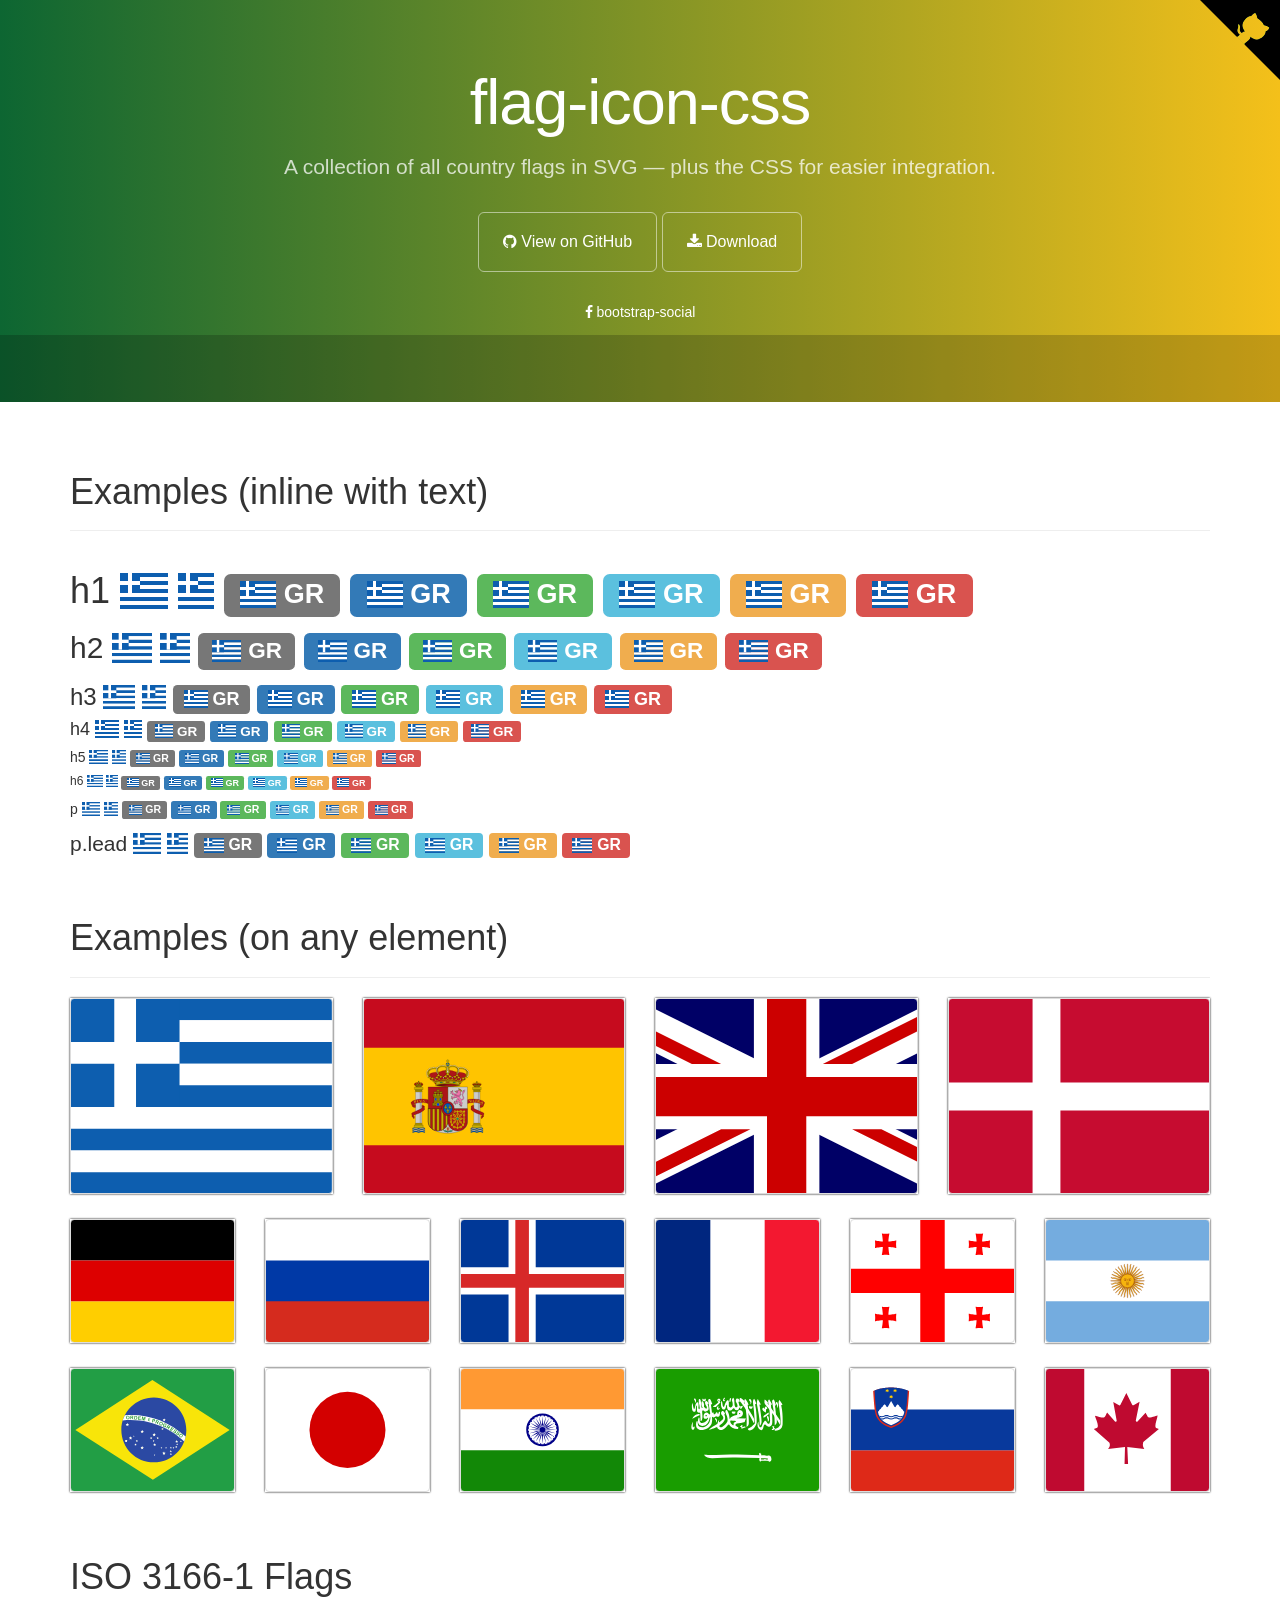
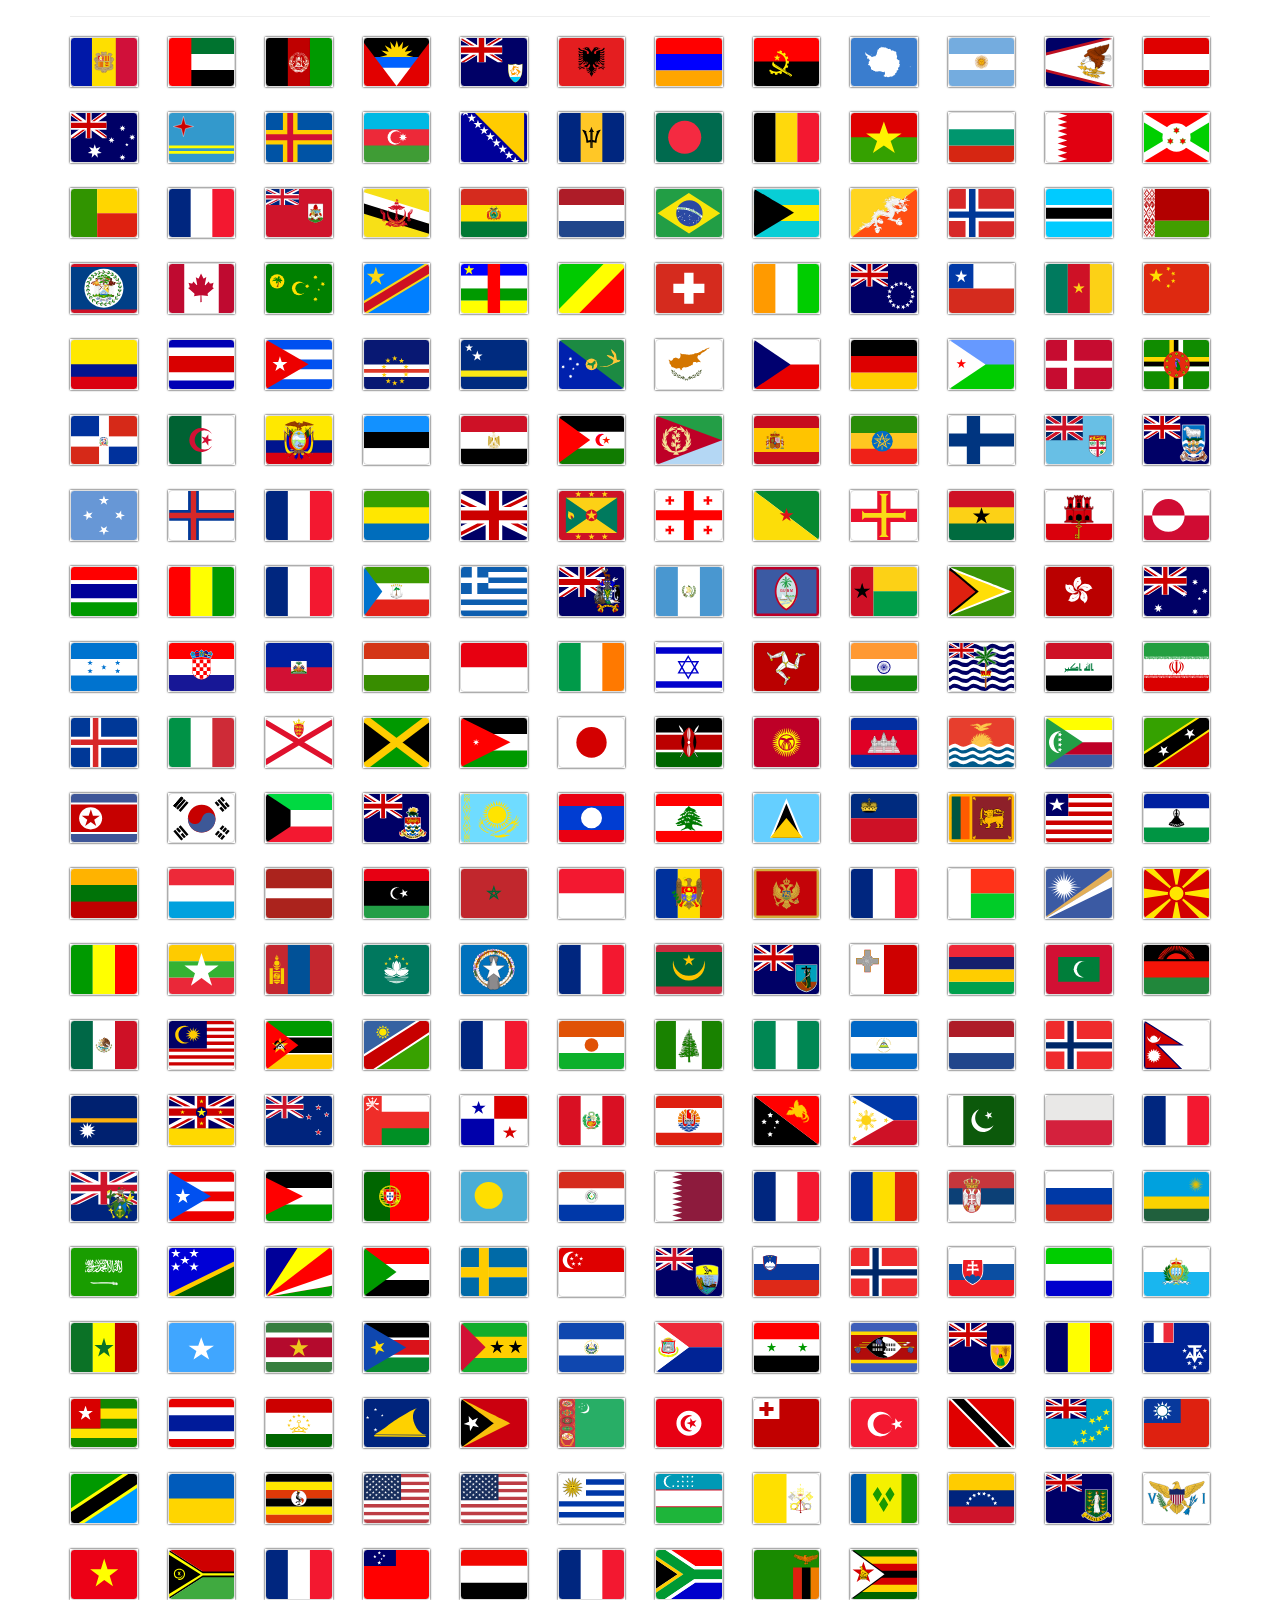
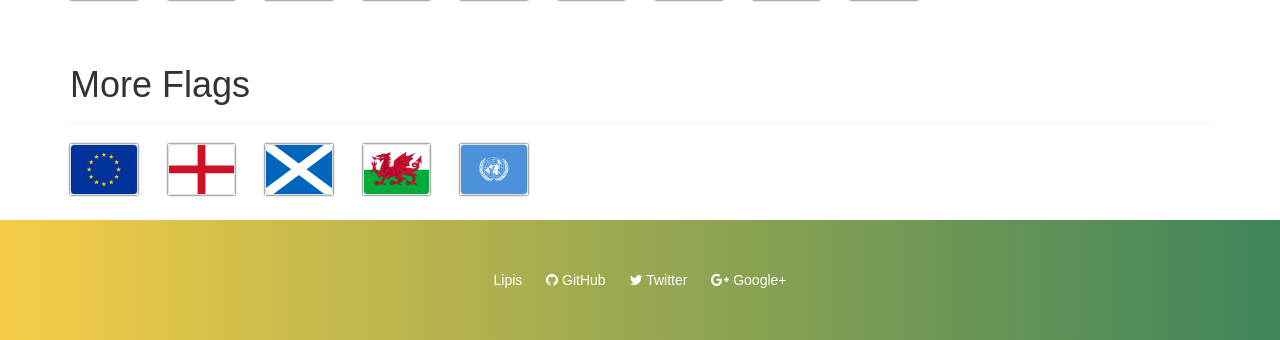
<file: src/main/resources/static/public/vendors/iconfonts/flag-icon-css/index.html>
<!DOCTYPE html>
<html lang="en">
  <head>
    <meta charset="utf-8">
    <meta name="viewport" content="width=device-width, initial-scale=1.0">
    <meta property="og:type" content="website" />
    <meta property="og:url" content="https://lipis.github.io/flag-icon-css/" />

    <title>SVG Country Flags | flag-icon-css</title>

    <link href="https://maxcdn.bootstrapcdn.com/bootstrap/3.3.6/css/bootstrap.min.css" rel="stylesheet" id="bootstrap">
    <link href="https://maxcdn.bootstrapcdn.com/font-awesome/4.5.0/css/font-awesome.min.css" rel="stylesheet">
    <link href="./assets/docs.css" rel="stylesheet">
    <link href="./css/flag-icon.css" rel="stylesheet">
  </head>

  <body>
    <div class="jumbotron">
      <div class="container">
        <h1>flag-icon-css</h1>
        <p>
          A collection of all country flags in SVG — plus the CSS for easier integration.
        </p>
        <a href="https://github.com/lipis/flag-icon-css" class="btn btn-outline btn-lg"><span class="fa fa-github"></span> View on GitHub</a>
        <a href="https://github.com/lipis/flag-icon-css/archive/master.zip" class="btn btn-outline btn-lg"><span class="fa fa-download"></span> Download</a>
        <ul class="jumbotron-links">
          <li><a href="https://lipis.github.io/bootstrap-social"><span class="fa fa-facebook"></span> bootstrap-social</a></li>
        </ul>
      </div>
      <div class="bottom">
        <iframe src="https://ghbtns.com/github-btn.html?user=lipis&amp;repo=flag-icon-css&amp;type=watch&amp;count=true" class="social-share"></iframe>
      </div>
    </div>
    <script>
      if (window.location.hostname.indexOf('github') > 0) {
        window.location.replace("http://flag-icon-css.lip.is/");
      }
    </script>
    <div class="container">
      <section id="examples">
        <div class="page-header">
          <h1>Examples (inline with text)</h1>
        </div>
        <div class="no-wrap">
          <h1>
            h1
            <span class="flag-icon flag-icon-gr"></span>
            <span class="flag-icon flag-icon-squared flag-icon-gr"></span>
            <span class="label label-default"><span class="flag-icon flag-icon-gr"></span> GR</span>
            <span class="label label-primary"><span class="flag-icon flag-icon-gr"></span> GR</span>
            <span class="label label-success"><span class="flag-icon flag-icon-gr"></span> GR</span>
            <span class="label label-info"><span class="flag-icon flag-icon-gr"></span> GR</span>
            <span class="label label-warning"><span class="flag-icon flag-icon-gr"></span> GR</span>
            <span class="label label-danger"><span class="flag-icon flag-icon-gr"></span> GR</span>
          </h1>
          <h2>
            h2
            <span class="flag-icon flag-icon-gr"></span>
            <span class="flag-icon flag-icon-squared flag-icon-gr"></span>
            <span class="label label-default"><span class="flag-icon flag-icon-gr"></span> GR</span>
            <span class="label label-primary"><span class="flag-icon flag-icon-gr"></span> GR</span>
            <span class="label label-success"><span class="flag-icon flag-icon-gr"></span> GR</span>
            <span class="label label-info"><span class="flag-icon flag-icon-gr"></span> GR</span>
            <span class="label label-warning"><span class="flag-icon flag-icon-gr"></span> GR</span>
            <span class="label label-danger"><span class="flag-icon flag-icon-gr"></span> GR</span>
          </h2>
          <h3>
            h3
            <span class="flag-icon flag-icon-gr"></span>
            <span class="flag-icon flag-icon-squared flag-icon-gr"></span>
            <span class="label label-default"><span class="flag-icon flag-icon-gr"></span> GR</span>
            <span class="label label-primary"><span class="flag-icon flag-icon-gr"></span> GR</span>
            <span class="label label-success"><span class="flag-icon flag-icon-gr"></span> GR</span>
            <span class="label label-info"><span class="flag-icon flag-icon-gr"></span> GR</span>
            <span class="label label-warning"><span class="flag-icon flag-icon-gr"></span> GR</span>
            <span class="label label-danger"><span class="flag-icon flag-icon-gr"></span> GR</span>
          </h3>
          <h4>
            h4
            <span class="flag-icon flag-icon-gr"></span>
            <span class="flag-icon flag-icon-squared flag-icon-gr"></span>
            <span class="label label-default"><span class="flag-icon flag-icon-gr"></span> GR</span>
            <span class="label label-primary"><span class="flag-icon flag-icon-gr"></span> GR</span>
            <span class="label label-success"><span class="flag-icon flag-icon-gr"></span> GR</span>
            <span class="label label-info"><span class="flag-icon flag-icon-gr"></span> GR</span>
            <span class="label label-warning"><span class="flag-icon flag-icon-gr"></span> GR</span>
            <span class="label label-danger"><span class="flag-icon flag-icon-gr"></span> GR</span>
          </h4>
          <h5>
            h5
            <span class="flag-icon flag-icon-gr"></span>
            <span class="flag-icon flag-icon-squared flag-icon-gr"></span>
            <span class="label label-default"><span class="flag-icon flag-icon-gr"></span> GR</span>
            <span class="label label-primary"><span class="flag-icon flag-icon-gr"></span> GR</span>
            <span class="label label-success"><span class="flag-icon flag-icon-gr"></span> GR</span>
            <span class="label label-info"><span class="flag-icon flag-icon-gr"></span> GR</span>
            <span class="label label-warning"><span class="flag-icon flag-icon-gr"></span> GR</span>
            <span class="label label-danger"><span class="flag-icon flag-icon-gr"></span> GR</span>
          </h5>
          <h6>
            h6
            <span class="flag-icon flag-icon-gr"></span>
            <span class="flag-icon flag-icon-squared flag-icon-gr"></span>
            <span class="label label-default"><span class="flag-icon flag-icon-gr"></span> GR</span>
            <span class="label label-primary"><span class="flag-icon flag-icon-gr"></span> GR</span>
            <span class="label label-success"><span class="flag-icon flag-icon-gr"></span> GR</span>
            <span class="label label-info"><span class="flag-icon flag-icon-gr"></span> GR</span>
            <span class="label label-warning"><span class="flag-icon flag-icon-gr"></span> GR</span>
            <span class="label label-danger"><span class="flag-icon flag-icon-gr"></span> GR</span>
          </h6>
          <p>
            p
            <span class="flag-icon flag-icon-gr"></span>
            <span class="flag-icon flag-icon-squared flag-icon-gr"></span>
            <span class="label label-default"><span class="flag-icon flag-icon-gr"></span> GR</span>
            <span class="label label-primary"><span class="flag-icon flag-icon-gr"></span> GR</span>
            <span class="label label-success"><span class="flag-icon flag-icon-gr"></span> GR</span>
            <span class="label label-info"><span class="flag-icon flag-icon-gr"></span> GR</span>
            <span class="label label-warning"><span class="flag-icon flag-icon-gr"></span> GR</span>
            <span class="label label-danger"><span class="flag-icon flag-icon-gr"></span> GR</span>
          </p>
          <p class="lead">
            p.lead
            <span class="flag-icon flag-icon-gr"></span>
            <span class="flag-icon flag-icon-squared flag-icon-gr"></span>
            <span class="label label-default"><span class="flag-icon flag-icon-gr"></span> GR</span>
            <span class="label label-primary"><span class="flag-icon flag-icon-gr"></span> GR</span>
            <span class="label label-success"><span class="flag-icon flag-icon-gr"></span> GR</span>
            <span class="label label-info"><span class="flag-icon flag-icon-gr"></span> GR</span>
            <span class="label label-warning"><span class="flag-icon flag-icon-gr"></span> GR</span>
            <span class="label label-danger"><span class="flag-icon flag-icon-gr"></span> GR</span>
          </p>
        </section>
      </section>
      <section id="more" class="d">
        <div class="page-header">
          <h1>Examples (on any element)</h1>
        </div>
        <div class="row">
          <div class="col-lg-3 col-md-4 col-sm-4 col-xs-6">
            <div class="flag-wrapper">
              <div class="img-thumbnail flag flag-icon-background flag-icon-gr"></div>
            </div>
          </div>
          <div class="col-lg-3 col-md-4 col-sm-4 col-xs-6">
            <div class="flag-wrapper">
              <div class="img-thumbnail flag flag-icon-background flag-icon-es"></div>
            </div>
          </div>
          <div class="col-lg-3 col-md-4 col-sm-4 col-xs-3">
            <div class="flag-wrapper">
              <div class="img-thumbnail flag flag-icon-background flag-icon-gb"></div>
            </div>
          </div>
          <div class="col-lg-3 col-sm-2 col-xs-3">
            <div class="flag-wrapper">
              <div class="img-thumbnail flag flag-icon-background flag-icon-dk"></div>
            </div>
          </div>
          <div class="col-sm-2 col-xs-3">
            <div class="flag-wrapper">
              <div class="img-thumbnail flag flag-icon-background flag-icon-de"></div>
            </div>
          </div>
          <div class="col-sm-2 col-xs-3">
            <div class="flag-wrapper">
              <div class="img-thumbnail flag flag-icon-background flag-icon-ru"></div>
            </div>
          </div>
          <div class="col-sm-2 col-xs-3">
            <div class="flag-wrapper">
              <div class="img-thumbnail flag flag-icon-background flag-icon-is"></div>
            </div>
          </div>
          <div class="col-sm-2 col-xs-3">
            <div class="flag-wrapper">
              <div class="img-thumbnail flag flag-icon-background flag-icon-fr"></div>
            </div>
          </div>
          <div class="col-sm-2 col-xs-3">
            <div class="flag-wrapper">
              <div class="img-thumbnail flag flag-icon-background flag-icon-ge"></div>
            </div>
          </div>
          <div class="col-sm-2 col-xs-3">
            <div class="flag-wrapper">
              <div class="img-thumbnail flag flag-icon-background flag-icon-ar"></div>
            </div>
          </div>
          <div class="col-sm-2 col-xs-3">
            <div class="flag-wrapper">
              <div class="img-thumbnail flag flag-icon-background flag-icon-br"></div>
            </div>
          </div>
          <div class="col-sm-2 col-xs-3">
            <div class="flag-wrapper">
              <div class="img-thumbnail flag flag-icon-background flag-icon-jp"></div>
            </div>
          </div>
          <div class="col-sm-2 col-xs-3 hidden-xs">
            <div class="flag-wrapper">
              <div class="img-thumbnail flag flag-icon-background flag-icon-in"></div>
            </div>
          </div>
          <div class="col-sm-2 col-xs-3">
            <div class="flag-wrapper">
              <div class="img-thumbnail flag flag-icon-background flag-icon-sa"></div>
            </div>
          </div>
          <div class="col-sm-2 col-xs-3">
            <div class="flag-wrapper">
              <div class="img-thumbnail flag flag-icon-background flag-icon-si"></div>
            </div>
          </div>
          <div class="col-sm-2 col-xs-3 visible-lg">
            <div class="flag-wrapper">
              <div class="img-thumbnail flag flag-icon-background flag-icon-ca"></div>
            </div>
          </div>
        </div>
      </section>
      <section class="all-flags">
        <div class="page-header">
          <h1>ISO 3166-1 Flags</h1>
        </div>
        <div class="row">
          <div class="col-md-1 col-sm-2 col-xs-3"><div class="flag-wrapper"><div class="img-thumbnail flag flag-icon-background flag-icon-ad" title="ad" id="ad"></div></div></div>
          <div class="col-md-1 col-sm-2 col-xs-3"><div class="flag-wrapper"><div class="img-thumbnail flag flag-icon-background flag-icon-ae" title="ae" id="ae"></div></div></div>
          <div class="col-md-1 col-sm-2 col-xs-3"><div class="flag-wrapper"><div class="img-thumbnail flag flag-icon-background flag-icon-af" title="af" id="af"></div></div></div>
          <div class="col-md-1 col-sm-2 col-xs-3"><div class="flag-wrapper"><div class="img-thumbnail flag flag-icon-background flag-icon-ag" title="ag" id="ag"></div></div></div>
          <div class="col-md-1 col-sm-2 col-xs-3"><div class="flag-wrapper"><div class="img-thumbnail flag flag-icon-background flag-icon-ai" title="ai" id="ai"></div></div></div>
          <div class="col-md-1 col-sm-2 col-xs-3"><div class="flag-wrapper"><div class="img-thumbnail flag flag-icon-background flag-icon-al" title="al" id="al"></div></div></div>
          <div class="col-md-1 col-sm-2 col-xs-3"><div class="flag-wrapper"><div class="img-thumbnail flag flag-icon-background flag-icon-am" title="am" id="am"></div></div></div>
          <div class="col-md-1 col-sm-2 col-xs-3"><div class="flag-wrapper"><div class="img-thumbnail flag flag-icon-background flag-icon-ao" title="ao" id="ao"></div></div></div>
          <div class="col-md-1 col-sm-2 col-xs-3"><div class="flag-wrapper"><div class="img-thumbnail flag flag-icon-background flag-icon-aq" title="aq" id="aq"></div></div></div>
          <div class="col-md-1 col-sm-2 col-xs-3"><div class="flag-wrapper"><div class="img-thumbnail flag flag-icon-background flag-icon-ar" title="ar" id="ar"></div></div></div>
          <div class="col-md-1 col-sm-2 col-xs-3"><div class="flag-wrapper"><div class="img-thumbnail flag flag-icon-background flag-icon-as" title="as" id="as"></div></div></div>
          <div class="col-md-1 col-sm-2 col-xs-3"><div class="flag-wrapper"><div class="img-thumbnail flag flag-icon-background flag-icon-at" title="at" id="at"></div></div></div>
          <div class="col-md-1 col-sm-2 col-xs-3"><div class="flag-wrapper"><div class="img-thumbnail flag flag-icon-background flag-icon-au" title="au" id="au"></div></div></div>
          <div class="col-md-1 col-sm-2 col-xs-3"><div class="flag-wrapper"><div class="img-thumbnail flag flag-icon-background flag-icon-aw" title="aw" id="aw"></div></div></div>
          <div class="col-md-1 col-sm-2 col-xs-3"><div class="flag-wrapper"><div class="img-thumbnail flag flag-icon-background flag-icon-ax" title="ax" id="ax"></div></div></div>
          <div class="col-md-1 col-sm-2 col-xs-3"><div class="flag-wrapper"><div class="img-thumbnail flag flag-icon-background flag-icon-az" title="az" id="az"></div></div></div>
          <div class="col-md-1 col-sm-2 col-xs-3"><div class="flag-wrapper"><div class="img-thumbnail flag flag-icon-background flag-icon-ba" title="ba" id="ba"></div></div></div>
          <div class="col-md-1 col-sm-2 col-xs-3"><div class="flag-wrapper"><div class="img-thumbnail flag flag-icon-background flag-icon-bb" title="bb" id="bb"></div></div></div>
          <div class="col-md-1 col-sm-2 col-xs-3"><div class="flag-wrapper"><div class="img-thumbnail flag flag-icon-background flag-icon-bd" title="bd" id="bd"></div></div></div>
          <div class="col-md-1 col-sm-2 col-xs-3"><div class="flag-wrapper"><div class="img-thumbnail flag flag-icon-background flag-icon-be" title="be" id="be"></div></div></div>
          <div class="col-md-1 col-sm-2 col-xs-3"><div class="flag-wrapper"><div class="img-thumbnail flag flag-icon-background flag-icon-bf" title="bf" id="bf"></div></div></div>
          <div class="col-md-1 col-sm-2 col-xs-3"><div class="flag-wrapper"><div class="img-thumbnail flag flag-icon-background flag-icon-bg" title="bg" id="bg"></div></div></div>
          <div class="col-md-1 col-sm-2 col-xs-3"><div class="flag-wrapper"><div class="img-thumbnail flag flag-icon-background flag-icon-bh" title="bh" id="bh"></div></div></div>
          <div class="col-md-1 col-sm-2 col-xs-3"><div class="flag-wrapper"><div class="img-thumbnail flag flag-icon-background flag-icon-bi" title="bi" id="bi"></div></div></div>
          <div class="col-md-1 col-sm-2 col-xs-3"><div class="flag-wrapper"><div class="img-thumbnail flag flag-icon-background flag-icon-bj" title="bj" id="bj"></div></div></div>
          <div class="col-md-1 col-sm-2 col-xs-3"><div class="flag-wrapper"><div class="img-thumbnail flag flag-icon-background flag-icon-bl" title="bl" id="bl"></div></div></div>
          <div class="col-md-1 col-sm-2 col-xs-3"><div class="flag-wrapper"><div class="img-thumbnail flag flag-icon-background flag-icon-bm" title="bm" id="bm"></div></div></div>
          <div class="col-md-1 col-sm-2 col-xs-3"><div class="flag-wrapper"><div class="img-thumbnail flag flag-icon-background flag-icon-bn" title="bn" id="bn"></div></div></div>
          <div class="col-md-1 col-sm-2 col-xs-3"><div class="flag-wrapper"><div class="img-thumbnail flag flag-icon-background flag-icon-bo" title="bo" id="bo"></div></div></div>
          <div class="col-md-1 col-sm-2 col-xs-3"><div class="flag-wrapper"><div class="img-thumbnail flag flag-icon-background flag-icon-bq" title="bq" id="bq"></div></div></div>
          <div class="col-md-1 col-sm-2 col-xs-3"><div class="flag-wrapper"><div class="img-thumbnail flag flag-icon-background flag-icon-br" title="br" id="br"></div></div></div>
          <div class="col-md-1 col-sm-2 col-xs-3"><div class="flag-wrapper"><div class="img-thumbnail flag flag-icon-background flag-icon-bs" title="bs" id="bs"></div></div></div>
          <div class="col-md-1 col-sm-2 col-xs-3"><div class="flag-wrapper"><div class="img-thumbnail flag flag-icon-background flag-icon-bt" title="bt" id="bt"></div></div></div>
          <div class="col-md-1 col-sm-2 col-xs-3"><div class="flag-wrapper"><div class="img-thumbnail flag flag-icon-background flag-icon-bv" title="bv" id="bv"></div></div></div>
          <div class="col-md-1 col-sm-2 col-xs-3"><div class="flag-wrapper"><div class="img-thumbnail flag flag-icon-background flag-icon-bw" title="bw" id="bw"></div></div></div>
          <div class="col-md-1 col-sm-2 col-xs-3"><div class="flag-wrapper"><div class="img-thumbnail flag flag-icon-background flag-icon-by" title="by" id="by"></div></div></div>
          <div class="col-md-1 col-sm-2 col-xs-3"><div class="flag-wrapper"><div class="img-thumbnail flag flag-icon-background flag-icon-bz" title="bz" id="bz"></div></div></div>
          <div class="col-md-1 col-sm-2 col-xs-3"><div class="flag-wrapper"><div class="img-thumbnail flag flag-icon-background flag-icon-ca" title="ca" id="ca"></div></div></div>
          <div class="col-md-1 col-sm-2 col-xs-3"><div class="flag-wrapper"><div class="img-thumbnail flag flag-icon-background flag-icon-cc" title="cc" id="cc"></div></div></div>
          <div class="col-md-1 col-sm-2 col-xs-3"><div class="flag-wrapper"><div class="img-thumbnail flag flag-icon-background flag-icon-cd" title="cd" id="cd"></div></div></div>
          <div class="col-md-1 col-sm-2 col-xs-3"><div class="flag-wrapper"><div class="img-thumbnail flag flag-icon-background flag-icon-cf" title="cf" id="cf"></div></div></div>
          <div class="col-md-1 col-sm-2 col-xs-3"><div class="flag-wrapper"><div class="img-thumbnail flag flag-icon-background flag-icon-cg" title="cg" id="cg"></div></div></div>
          <div class="col-md-1 col-sm-2 col-xs-3"><div class="flag-wrapper"><div class="img-thumbnail flag flag-icon-background flag-icon-ch" title="ch" id="ch"></div></div></div>
          <div class="col-md-1 col-sm-2 col-xs-3"><div class="flag-wrapper"><div class="img-thumbnail flag flag-icon-background flag-icon-ci" title="ci" id="ci"></div></div></div>
          <div class="col-md-1 col-sm-2 col-xs-3"><div class="flag-wrapper"><div class="img-thumbnail flag flag-icon-background flag-icon-ck" title="ck" id="ck"></div></div></div>
          <div class="col-md-1 col-sm-2 col-xs-3"><div class="flag-wrapper"><div class="img-thumbnail flag flag-icon-background flag-icon-cl" title="cl" id="cl"></div></div></div>
          <div class="col-md-1 col-sm-2 col-xs-3"><div class="flag-wrapper"><div class="img-thumbnail flag flag-icon-background flag-icon-cm" title="cm" id="cm"></div></div></div>
          <div class="col-md-1 col-sm-2 col-xs-3"><div class="flag-wrapper"><div class="img-thumbnail flag flag-icon-background flag-icon-cn" title="cn" id="cn"></div></div></div>
          <div class="col-md-1 col-sm-2 col-xs-3"><div class="flag-wrapper"><div class="img-thumbnail flag flag-icon-background flag-icon-co" title="co" id="co"></div></div></div>
          <div class="col-md-1 col-sm-2 col-xs-3"><div class="flag-wrapper"><div class="img-thumbnail flag flag-icon-background flag-icon-cr" title="cr" id="cr"></div></div></div>
          <div class="col-md-1 col-sm-2 col-xs-3"><div class="flag-wrapper"><div class="img-thumbnail flag flag-icon-background flag-icon-cu" title="cu" id="cu"></div></div></div>
          <div class="col-md-1 col-sm-2 col-xs-3"><div class="flag-wrapper"><div class="img-thumbnail flag flag-icon-background flag-icon-cv" title="cv" id="cv"></div></div></div>
          <div class="col-md-1 col-sm-2 col-xs-3"><div class="flag-wrapper"><div class="img-thumbnail flag flag-icon-background flag-icon-cw" title="cw" id="cw"></div></div></div>
          <div class="col-md-1 col-sm-2 col-xs-3"><div class="flag-wrapper"><div class="img-thumbnail flag flag-icon-background flag-icon-cx" title="cx" id="cx"></div></div></div>
          <div class="col-md-1 col-sm-2 col-xs-3"><div class="flag-wrapper"><div class="img-thumbnail flag flag-icon-background flag-icon-cy" title="cy" id="cy"></div></div></div>
          <div class="col-md-1 col-sm-2 col-xs-3"><div class="flag-wrapper"><div class="img-thumbnail flag flag-icon-background flag-icon-cz" title="cz" id="cz"></div></div></div>
          <div class="col-md-1 col-sm-2 col-xs-3"><div class="flag-wrapper"><div class="img-thumbnail flag flag-icon-background flag-icon-de" title="de" id="de"></div></div></div>
          <div class="col-md-1 col-sm-2 col-xs-3"><div class="flag-wrapper"><div class="img-thumbnail flag flag-icon-background flag-icon-dj" title="dj" id="dj"></div></div></div>
          <div class="col-md-1 col-sm-2 col-xs-3"><div class="flag-wrapper"><div class="img-thumbnail flag flag-icon-background flag-icon-dk" title="dk" id="dk"></div></div></div>
          <div class="col-md-1 col-sm-2 col-xs-3"><div class="flag-wrapper"><div class="img-thumbnail flag flag-icon-background flag-icon-dm" title="dm" id="dm"></div></div></div>
          <div class="col-md-1 col-sm-2 col-xs-3"><div class="flag-wrapper"><div class="img-thumbnail flag flag-icon-background flag-icon-do" title="do" id="do"></div></div></div>
          <div class="col-md-1 col-sm-2 col-xs-3"><div class="flag-wrapper"><div class="img-thumbnail flag flag-icon-background flag-icon-dz" title="dz" id="dz"></div></div></div>
          <div class="col-md-1 col-sm-2 col-xs-3"><div class="flag-wrapper"><div class="img-thumbnail flag flag-icon-background flag-icon-ec" title="ec" id="ec"></div></div></div>
          <div class="col-md-1 col-sm-2 col-xs-3"><div class="flag-wrapper"><div class="img-thumbnail flag flag-icon-background flag-icon-ee" title="ee" id="ee"></div></div></div>
          <div class="col-md-1 col-sm-2 col-xs-3"><div class="flag-wrapper"><div class="img-thumbnail flag flag-icon-background flag-icon-eg" title="eg" id="eg"></div></div></div>
          <div class="col-md-1 col-sm-2 col-xs-3"><div class="flag-wrapper"><div class="img-thumbnail flag flag-icon-background flag-icon-eh" title="eh" id="eh"></div></div></div>
          <div class="col-md-1 col-sm-2 col-xs-3"><div class="flag-wrapper"><div class="img-thumbnail flag flag-icon-background flag-icon-er" title="er" id="er"></div></div></div>
          <div class="col-md-1 col-sm-2 col-xs-3"><div class="flag-wrapper"><div class="img-thumbnail flag flag-icon-background flag-icon-es" title="es" id="es"></div></div></div>
          <div class="col-md-1 col-sm-2 col-xs-3"><div class="flag-wrapper"><div class="img-thumbnail flag flag-icon-background flag-icon-et" title="et" id="et"></div></div></div>
          <div class="col-md-1 col-sm-2 col-xs-3"><div class="flag-wrapper"><div class="img-thumbnail flag flag-icon-background flag-icon-fi" title="fi" id="fi"></div></div></div>
          <div class="col-md-1 col-sm-2 col-xs-3"><div class="flag-wrapper"><div class="img-thumbnail flag flag-icon-background flag-icon-fj" title="fj" id="fj"></div></div></div>
          <div class="col-md-1 col-sm-2 col-xs-3"><div class="flag-wrapper"><div class="img-thumbnail flag flag-icon-background flag-icon-fk" title="fk" id="fk"></div></div></div>
          <div class="col-md-1 col-sm-2 col-xs-3"><div class="flag-wrapper"><div class="img-thumbnail flag flag-icon-background flag-icon-fm" title="fm" id="fm"></div></div></div>
          <div class="col-md-1 col-sm-2 col-xs-3"><div class="flag-wrapper"><div class="img-thumbnail flag flag-icon-background flag-icon-fo" title="fo" id="fo"></div></div></div>
          <div class="col-md-1 col-sm-2 col-xs-3"><div class="flag-wrapper"><div class="img-thumbnail flag flag-icon-background flag-icon-fr" title="fr" id="fr"></div></div></div>
          <div class="col-md-1 col-sm-2 col-xs-3"><div class="flag-wrapper"><div class="img-thumbnail flag flag-icon-background flag-icon-ga" title="ga" id="ga"></div></div></div>
          <div class="col-md-1 col-sm-2 col-xs-3"><div class="flag-wrapper"><div class="img-thumbnail flag flag-icon-background flag-icon-gb" title="gb" id="gb"></div></div></div>
          <div class="col-md-1 col-sm-2 col-xs-3"><div class="flag-wrapper"><div class="img-thumbnail flag flag-icon-background flag-icon-gd" title="gd" id="gd"></div></div></div>
          <div class="col-md-1 col-sm-2 col-xs-3"><div class="flag-wrapper"><div class="img-thumbnail flag flag-icon-background flag-icon-ge" title="ge" id="ge"></div></div></div>
          <div class="col-md-1 col-sm-2 col-xs-3"><div class="flag-wrapper"><div class="img-thumbnail flag flag-icon-background flag-icon-gf" title="gf" id="gf"></div></div></div>
          <div class="col-md-1 col-sm-2 col-xs-3"><div class="flag-wrapper"><div class="img-thumbnail flag flag-icon-background flag-icon-gg" title="gg" id="gg"></div></div></div>
          <div class="col-md-1 col-sm-2 col-xs-3"><div class="flag-wrapper"><div class="img-thumbnail flag flag-icon-background flag-icon-gh" title="gh" id="gh"></div></div></div>
          <div class="col-md-1 col-sm-2 col-xs-3"><div class="flag-wrapper"><div class="img-thumbnail flag flag-icon-background flag-icon-gi" title="gi" id="gi"></div></div></div>
          <div class="col-md-1 col-sm-2 col-xs-3"><div class="flag-wrapper"><div class="img-thumbnail flag flag-icon-background flag-icon-gl" title="gl" id="gl"></div></div></div>
          <div class="col-md-1 col-sm-2 col-xs-3"><div class="flag-wrapper"><div class="img-thumbnail flag flag-icon-background flag-icon-gm" title="gm" id="gm"></div></div></div>
          <div class="col-md-1 col-sm-2 col-xs-3"><div class="flag-wrapper"><div class="img-thumbnail flag flag-icon-background flag-icon-gn" title="gn" id="gn"></div></div></div>
          <div class="col-md-1 col-sm-2 col-xs-3"><div class="flag-wrapper"><div class="img-thumbnail flag flag-icon-background flag-icon-gp" title="gp" id="gp"></div></div></div>
          <div class="col-md-1 col-sm-2 col-xs-3"><div class="flag-wrapper"><div class="img-thumbnail flag flag-icon-background flag-icon-gq" title="gq" id="gq"></div></div></div>
          <div class="col-md-1 col-sm-2 col-xs-3"><div class="flag-wrapper"><div class="img-thumbnail flag flag-icon-background flag-icon-gr" title="gr" id="gr"></div></div></div>
          <div class="col-md-1 col-sm-2 col-xs-3"><div class="flag-wrapper"><div class="img-thumbnail flag flag-icon-background flag-icon-gs" title="gs" id="gs"></div></div></div>
          <div class="col-md-1 col-sm-2 col-xs-3"><div class="flag-wrapper"><div class="img-thumbnail flag flag-icon-background flag-icon-gt" title="gt" id="gt"></div></div></div>
          <div class="col-md-1 col-sm-2 col-xs-3"><div class="flag-wrapper"><div class="img-thumbnail flag flag-icon-background flag-icon-gu" title="gu" id="gu"></div></div></div>
          <div class="col-md-1 col-sm-2 col-xs-3"><div class="flag-wrapper"><div class="img-thumbnail flag flag-icon-background flag-icon-gw" title="gw" id="gw"></div></div></div>
          <div class="col-md-1 col-sm-2 col-xs-3"><div class="flag-wrapper"><div class="img-thumbnail flag flag-icon-background flag-icon-gy" title="gy" id="gy"></div></div></div>
          <div class="col-md-1 col-sm-2 col-xs-3"><div class="flag-wrapper"><div class="img-thumbnail flag flag-icon-background flag-icon-hk" title="hk" id="hk"></div></div></div>
          <div class="col-md-1 col-sm-2 col-xs-3"><div class="flag-wrapper"><div class="img-thumbnail flag flag-icon-background flag-icon-hm" title="hm" id="hm"></div></div></div>
          <div class="col-md-1 col-sm-2 col-xs-3"><div class="flag-wrapper"><div class="img-thumbnail flag flag-icon-background flag-icon-hn" title="hn" id="hn"></div></div></div>
          <div class="col-md-1 col-sm-2 col-xs-3"><div class="flag-wrapper"><div class="img-thumbnail flag flag-icon-background flag-icon-hr" title="hr" id="hr"></div></div></div>
          <div class="col-md-1 col-sm-2 col-xs-3"><div class="flag-wrapper"><div class="img-thumbnail flag flag-icon-background flag-icon-ht" title="ht" id="ht"></div></div></div>
          <div class="col-md-1 col-sm-2 col-xs-3"><div class="flag-wrapper"><div class="img-thumbnail flag flag-icon-background flag-icon-hu" title="hu" id="hu"></div></div></div>
          <div class="col-md-1 col-sm-2 col-xs-3"><div class="flag-wrapper"><div class="img-thumbnail flag flag-icon-background flag-icon-id" title="id" id="id"></div></div></div>
          <div class="col-md-1 col-sm-2 col-xs-3"><div class="flag-wrapper"><div class="img-thumbnail flag flag-icon-background flag-icon-ie" title="ie" id="ie"></div></div></div>
          <div class="col-md-1 col-sm-2 col-xs-3"><div class="flag-wrapper"><div class="img-thumbnail flag flag-icon-background flag-icon-il" title="il" id="il"></div></div></div>
          <div class="col-md-1 col-sm-2 col-xs-3"><div class="flag-wrapper"><div class="img-thumbnail flag flag-icon-background flag-icon-im" title="im" id="im"></div></div></div>
          <div class="col-md-1 col-sm-2 col-xs-3"><div class="flag-wrapper"><div class="img-thumbnail flag flag-icon-background flag-icon-in" title="in" id="in"></div></div></div>
          <div class="col-md-1 col-sm-2 col-xs-3"><div class="flag-wrapper"><div class="img-thumbnail flag flag-icon-background flag-icon-io" title="io" id="io"></div></div></div>
          <div class="col-md-1 col-sm-2 col-xs-3"><div class="flag-wrapper"><div class="img-thumbnail flag flag-icon-background flag-icon-iq" title="iq" id="iq"></div></div></div>
          <div class="col-md-1 col-sm-2 col-xs-3"><div class="flag-wrapper"><div class="img-thumbnail flag flag-icon-background flag-icon-ir" title="ir" id="ir"></div></div></div>
          <div class="col-md-1 col-sm-2 col-xs-3"><div class="flag-wrapper"><div class="img-thumbnail flag flag-icon-background flag-icon-is" title="is" id="is"></div></div></div>
          <div class="col-md-1 col-sm-2 col-xs-3"><div class="flag-wrapper"><div class="img-thumbnail flag flag-icon-background flag-icon-it" title="it" id="it"></div></div></div>
          <div class="col-md-1 col-sm-2 col-xs-3"><div class="flag-wrapper"><div class="img-thumbnail flag flag-icon-background flag-icon-je" title="je" id="je"></div></div></div>
          <div class="col-md-1 col-sm-2 col-xs-3"><div class="flag-wrapper"><div class="img-thumbnail flag flag-icon-background flag-icon-jm" title="jm" id="jm"></div></div></div>
          <div class="col-md-1 col-sm-2 col-xs-3"><div class="flag-wrapper"><div class="img-thumbnail flag flag-icon-background flag-icon-jo" title="jo" id="jo"></div></div></div>
          <div class="col-md-1 col-sm-2 col-xs-3"><div class="flag-wrapper"><div class="img-thumbnail flag flag-icon-background flag-icon-jp" title="jp" id="jp"></div></div></div>
          <div class="col-md-1 col-sm-2 col-xs-3"><div class="flag-wrapper"><div class="img-thumbnail flag flag-icon-background flag-icon-ke" title="ke" id="ke"></div></div></div>
          <div class="col-md-1 col-sm-2 col-xs-3"><div class="flag-wrapper"><div class="img-thumbnail flag flag-icon-background flag-icon-kg" title="kg" id="kg"></div></div></div>
          <div class="col-md-1 col-sm-2 col-xs-3"><div class="flag-wrapper"><div class="img-thumbnail flag flag-icon-background flag-icon-kh" title="kh" id="kh"></div></div></div>
          <div class="col-md-1 col-sm-2 col-xs-3"><div class="flag-wrapper"><div class="img-thumbnail flag flag-icon-background flag-icon-ki" title="ki" id="ki"></div></div></div>
          <div class="col-md-1 col-sm-2 col-xs-3"><div class="flag-wrapper"><div class="img-thumbnail flag flag-icon-background flag-icon-km" title="km" id="km"></div></div></div>
          <div class="col-md-1 col-sm-2 col-xs-3"><div class="flag-wrapper"><div class="img-thumbnail flag flag-icon-background flag-icon-kn" title="kn" id="kn"></div></div></div>
          <div class="col-md-1 col-sm-2 col-xs-3"><div class="flag-wrapper"><div class="img-thumbnail flag flag-icon-background flag-icon-kp" title="kp" id="kp"></div></div></div>
          <div class="col-md-1 col-sm-2 col-xs-3"><div class="flag-wrapper"><div class="img-thumbnail flag flag-icon-background flag-icon-kr" title="kr" id="kr"></div></div></div>
          <div class="col-md-1 col-sm-2 col-xs-3"><div class="flag-wrapper"><div class="img-thumbnail flag flag-icon-background flag-icon-kw" title="kw" id="kw"></div></div></div>
          <div class="col-md-1 col-sm-2 col-xs-3"><div class="flag-wrapper"><div class="img-thumbnail flag flag-icon-background flag-icon-ky" title="ky" id="ky"></div></div></div>
          <div class="col-md-1 col-sm-2 col-xs-3"><div class="flag-wrapper"><div class="img-thumbnail flag flag-icon-background flag-icon-kz" title="kz" id="kz"></div></div></div>
          <div class="col-md-1 col-sm-2 col-xs-3"><div class="flag-wrapper"><div class="img-thumbnail flag flag-icon-background flag-icon-la" title="la" id="la"></div></div></div>
          <div class="col-md-1 col-sm-2 col-xs-3"><div class="flag-wrapper"><div class="img-thumbnail flag flag-icon-background flag-icon-lb" title="lb" id="lb"></div></div></div>
          <div class="col-md-1 col-sm-2 col-xs-3"><div class="flag-wrapper"><div class="img-thumbnail flag flag-icon-background flag-icon-lc" title="lc" id="lc"></div></div></div>
          <div class="col-md-1 col-sm-2 col-xs-3"><div class="flag-wrapper"><div class="img-thumbnail flag flag-icon-background flag-icon-li" title="li" id="li"></div></div></div>
          <div class="col-md-1 col-sm-2 col-xs-3"><div class="flag-wrapper"><div class="img-thumbnail flag flag-icon-background flag-icon-lk" title="lk" id="lk"></div></div></div>
          <div class="col-md-1 col-sm-2 col-xs-3"><div class="flag-wrapper"><div class="img-thumbnail flag flag-icon-background flag-icon-lr" title="lr" id="lr"></div></div></div>
          <div class="col-md-1 col-sm-2 col-xs-3"><div class="flag-wrapper"><div class="img-thumbnail flag flag-icon-background flag-icon-ls" title="ls" id="ls"></div></div></div>
          <div class="col-md-1 col-sm-2 col-xs-3"><div class="flag-wrapper"><div class="img-thumbnail flag flag-icon-background flag-icon-lt" title="lt" id="lt"></div></div></div>
          <div class="col-md-1 col-sm-2 col-xs-3"><div class="flag-wrapper"><div class="img-thumbnail flag flag-icon-background flag-icon-lu" title="lu" id="lu"></div></div></div>
          <div class="col-md-1 col-sm-2 col-xs-3"><div class="flag-wrapper"><div class="img-thumbnail flag flag-icon-background flag-icon-lv" title="lv" id="lv"></div></div></div>
          <div class="col-md-1 col-sm-2 col-xs-3"><div class="flag-wrapper"><div class="img-thumbnail flag flag-icon-background flag-icon-ly" title="ly" id="ly"></div></div></div>
          <div class="col-md-1 col-sm-2 col-xs-3"><div class="flag-wrapper"><div class="img-thumbnail flag flag-icon-background flag-icon-ma" title="ma" id="ma"></div></div></div>
          <div class="col-md-1 col-sm-2 col-xs-3"><div class="flag-wrapper"><div class="img-thumbnail flag flag-icon-background flag-icon-mc" title="mc" id="mc"></div></div></div>
          <div class="col-md-1 col-sm-2 col-xs-3"><div class="flag-wrapper"><div class="img-thumbnail flag flag-icon-background flag-icon-md" title="md" id="md"></div></div></div>
          <div class="col-md-1 col-sm-2 col-xs-3"><div class="flag-wrapper"><div class="img-thumbnail flag flag-icon-background flag-icon-me" title="me" id="me"></div></div></div>
          <div class="col-md-1 col-sm-2 col-xs-3"><div class="flag-wrapper"><div class="img-thumbnail flag flag-icon-background flag-icon-mf" title="mf" id="mf"></div></div></div>
          <div class="col-md-1 col-sm-2 col-xs-3"><div class="flag-wrapper"><div class="img-thumbnail flag flag-icon-background flag-icon-mg" title="mg" id="mg"></div></div></div>
          <div class="col-md-1 col-sm-2 col-xs-3"><div class="flag-wrapper"><div class="img-thumbnail flag flag-icon-background flag-icon-mh" title="mh" id="mh"></div></div></div>
          <div class="col-md-1 col-sm-2 col-xs-3"><div class="flag-wrapper"><div class="img-thumbnail flag flag-icon-background flag-icon-mk" title="mk" id="mk"></div></div></div>
          <div class="col-md-1 col-sm-2 col-xs-3"><div class="flag-wrapper"><div class="img-thumbnail flag flag-icon-background flag-icon-ml" title="ml" id="ml"></div></div></div>
          <div class="col-md-1 col-sm-2 col-xs-3"><div class="flag-wrapper"><div class="img-thumbnail flag flag-icon-background flag-icon-mm" title="mm" id="mm"></div></div></div>
          <div class="col-md-1 col-sm-2 col-xs-3"><div class="flag-wrapper"><div class="img-thumbnail flag flag-icon-background flag-icon-mn" title="mn" id="mn"></div></div></div>
          <div class="col-md-1 col-sm-2 col-xs-3"><div class="flag-wrapper"><div class="img-thumbnail flag flag-icon-background flag-icon-mo" title="mo" id="mo"></div></div></div>
          <div class="col-md-1 col-sm-2 col-xs-3"><div class="flag-wrapper"><div class="img-thumbnail flag flag-icon-background flag-icon-mp" title="mp" id="mp"></div></div></div>
          <div class="col-md-1 col-sm-2 col-xs-3"><div class="flag-wrapper"><div class="img-thumbnail flag flag-icon-background flag-icon-mq" title="mq" id="mq"></div></div></div>
          <div class="col-md-1 col-sm-2 col-xs-3"><div class="flag-wrapper"><div class="img-thumbnail flag flag-icon-background flag-icon-mr" title="mr" id="mr"></div></div></div>
          <div class="col-md-1 col-sm-2 col-xs-3"><div class="flag-wrapper"><div class="img-thumbnail flag flag-icon-background flag-icon-ms" title="ms" id="ms"></div></div></div>
          <div class="col-md-1 col-sm-2 col-xs-3"><div class="flag-wrapper"><div class="img-thumbnail flag flag-icon-background flag-icon-mt" title="mt" id="mt"></div></div></div>
          <div class="col-md-1 col-sm-2 col-xs-3"><div class="flag-wrapper"><div class="img-thumbnail flag flag-icon-background flag-icon-mu" title="mu" id="mu"></div></div></div>
          <div class="col-md-1 col-sm-2 col-xs-3"><div class="flag-wrapper"><div class="img-thumbnail flag flag-icon-background flag-icon-mv" title="mv" id="mv"></div></div></div>
          <div class="col-md-1 col-sm-2 col-xs-3"><div class="flag-wrapper"><div class="img-thumbnail flag flag-icon-background flag-icon-mw" title="mw" id="mw"></div></div></div>
          <div class="col-md-1 col-sm-2 col-xs-3"><div class="flag-wrapper"><div class="img-thumbnail flag flag-icon-background flag-icon-mx" title="mx" id="mx"></div></div></div>
          <div class="col-md-1 col-sm-2 col-xs-3"><div class="flag-wrapper"><div class="img-thumbnail flag flag-icon-background flag-icon-my" title="my" id="my"></div></div></div>
          <div class="col-md-1 col-sm-2 col-xs-3"><div class="flag-wrapper"><div class="img-thumbnail flag flag-icon-background flag-icon-mz" title="mz" id="mz"></div></div></div>
          <div class="col-md-1 col-sm-2 col-xs-3"><div class="flag-wrapper"><div class="img-thumbnail flag flag-icon-background flag-icon-na" title="na" id="na"></div></div></div>
          <div class="col-md-1 col-sm-2 col-xs-3"><div class="flag-wrapper"><div class="img-thumbnail flag flag-icon-background flag-icon-nc" title="nc" id="nc"></div></div></div>
          <div class="col-md-1 col-sm-2 col-xs-3"><div class="flag-wrapper"><div class="img-thumbnail flag flag-icon-background flag-icon-ne" title="ne" id="ne"></div></div></div>
          <div class="col-md-1 col-sm-2 col-xs-3"><div class="flag-wrapper"><div class="img-thumbnail flag flag-icon-background flag-icon-nf" title="nf" id="nf"></div></div></div>
          <div class="col-md-1 col-sm-2 col-xs-3"><div class="flag-wrapper"><div class="img-thumbnail flag flag-icon-background flag-icon-ng" title="ng" id="ng"></div></div></div>
          <div class="col-md-1 col-sm-2 col-xs-3"><div class="flag-wrapper"><div class="img-thumbnail flag flag-icon-background flag-icon-ni" title="ni" id="ni"></div></div></div>
          <div class="col-md-1 col-sm-2 col-xs-3"><div class="flag-wrapper"><div class="img-thumbnail flag flag-icon-background flag-icon-nl" title="nl" id="nl"></div></div></div>
          <div class="col-md-1 col-sm-2 col-xs-3"><div class="flag-wrapper"><div class="img-thumbnail flag flag-icon-background flag-icon-no" title="no" id="no"></div></div></div>
          <div class="col-md-1 col-sm-2 col-xs-3"><div class="flag-wrapper"><div class="img-thumbnail flag flag-icon-background flag-icon-np" title="np" id="np"></div></div></div>
          <div class="col-md-1 col-sm-2 col-xs-3"><div class="flag-wrapper"><div class="img-thumbnail flag flag-icon-background flag-icon-nr" title="nr" id="nr"></div></div></div>
          <div class="col-md-1 col-sm-2 col-xs-3"><div class="flag-wrapper"><div class="img-thumbnail flag flag-icon-background flag-icon-nu" title="nu" id="nu"></div></div></div>
          <div class="col-md-1 col-sm-2 col-xs-3"><div class="flag-wrapper"><div class="img-thumbnail flag flag-icon-background flag-icon-nz" title="nz" id="nz"></div></div></div>
          <div class="col-md-1 col-sm-2 col-xs-3"><div class="flag-wrapper"><div class="img-thumbnail flag flag-icon-background flag-icon-om" title="om" id="om"></div></div></div>
          <div class="col-md-1 col-sm-2 col-xs-3"><div class="flag-wrapper"><div class="img-thumbnail flag flag-icon-background flag-icon-pa" title="pa" id="pa"></div></div></div>
          <div class="col-md-1 col-sm-2 col-xs-3"><div class="flag-wrapper"><div class="img-thumbnail flag flag-icon-background flag-icon-pe" title="pe" id="pe"></div></div></div>
          <div class="col-md-1 col-sm-2 col-xs-3"><div class="flag-wrapper"><div class="img-thumbnail flag flag-icon-background flag-icon-pf" title="pf" id="pf"></div></div></div>
          <div class="col-md-1 col-sm-2 col-xs-3"><div class="flag-wrapper"><div class="img-thumbnail flag flag-icon-background flag-icon-pg" title="pg" id="pg"></div></div></div>
          <div class="col-md-1 col-sm-2 col-xs-3"><div class="flag-wrapper"><div class="img-thumbnail flag flag-icon-background flag-icon-ph" title="ph" id="ph"></div></div></div>
          <div class="col-md-1 col-sm-2 col-xs-3"><div class="flag-wrapper"><div class="img-thumbnail flag flag-icon-background flag-icon-pk" title="pk" id="pk"></div></div></div>
          <div class="col-md-1 col-sm-2 col-xs-3"><div class="flag-wrapper"><div class="img-thumbnail flag flag-icon-background flag-icon-pl" title="pl" id="pl"></div></div></div>
          <div class="col-md-1 col-sm-2 col-xs-3"><div class="flag-wrapper"><div class="img-thumbnail flag flag-icon-background flag-icon-pm" title="pm" id="pm"></div></div></div>
          <div class="col-md-1 col-sm-2 col-xs-3"><div class="flag-wrapper"><div class="img-thumbnail flag flag-icon-background flag-icon-pn" title="pn" id="pn"></div></div></div>
          <div class="col-md-1 col-sm-2 col-xs-3"><div class="flag-wrapper"><div class="img-thumbnail flag flag-icon-background flag-icon-pr" title="pr" id="pr"></div></div></div>
          <div class="col-md-1 col-sm-2 col-xs-3"><div class="flag-wrapper"><div class="img-thumbnail flag flag-icon-background flag-icon-ps" title="ps" id="ps"></div></div></div>
          <div class="col-md-1 col-sm-2 col-xs-3"><div class="flag-wrapper"><div class="img-thumbnail flag flag-icon-background flag-icon-pt" title="pt" id="pt"></div></div></div>
          <div class="col-md-1 col-sm-2 col-xs-3"><div class="flag-wrapper"><div class="img-thumbnail flag flag-icon-background flag-icon-pw" title="pw" id="pw"></div></div></div>
          <div class="col-md-1 col-sm-2 col-xs-3"><div class="flag-wrapper"><div class="img-thumbnail flag flag-icon-background flag-icon-py" title="py" id="py"></div></div></div>
          <div class="col-md-1 col-sm-2 col-xs-3"><div class="flag-wrapper"><div class="img-thumbnail flag flag-icon-background flag-icon-qa" title="qa" id="qa"></div></div></div>
          <div class="col-md-1 col-sm-2 col-xs-3"><div class="flag-wrapper"><div class="img-thumbnail flag flag-icon-background flag-icon-re" title="re" id="re"></div></div></div>
          <div class="col-md-1 col-sm-2 col-xs-3"><div class="flag-wrapper"><div class="img-thumbnail flag flag-icon-background flag-icon-ro" title="ro" id="ro"></div></div></div>
          <div class="col-md-1 col-sm-2 col-xs-3"><div class="flag-wrapper"><div class="img-thumbnail flag flag-icon-background flag-icon-rs" title="rs" id="rs"></div></div></div>
          <div class="col-md-1 col-sm-2 col-xs-3"><div class="flag-wrapper"><div class="img-thumbnail flag flag-icon-background flag-icon-ru" title="ru" id="ru"></div></div></div>
          <div class="col-md-1 col-sm-2 col-xs-3"><div class="flag-wrapper"><div class="img-thumbnail flag flag-icon-background flag-icon-rw" title="rw" id="rw"></div></div></div>
          <div class="col-md-1 col-sm-2 col-xs-3"><div class="flag-wrapper"><div class="img-thumbnail flag flag-icon-background flag-icon-sa" title="sa" id="sa"></div></div></div>
          <div class="col-md-1 col-sm-2 col-xs-3"><div class="flag-wrapper"><div class="img-thumbnail flag flag-icon-background flag-icon-sb" title="sb" id="sb"></div></div></div>
          <div class="col-md-1 col-sm-2 col-xs-3"><div class="flag-wrapper"><div class="img-thumbnail flag flag-icon-background flag-icon-sc" title="sc" id="sc"></div></div></div>
          <div class="col-md-1 col-sm-2 col-xs-3"><div class="flag-wrapper"><div class="img-thumbnail flag flag-icon-background flag-icon-sd" title="sd" id="sd"></div></div></div>
          <div class="col-md-1 col-sm-2 col-xs-3"><div class="flag-wrapper"><div class="img-thumbnail flag flag-icon-background flag-icon-se" title="se" id="se"></div></div></div>
          <div class="col-md-1 col-sm-2 col-xs-3"><div class="flag-wrapper"><div class="img-thumbnail flag flag-icon-background flag-icon-sg" title="sg" id="sg"></div></div></div>
          <div class="col-md-1 col-sm-2 col-xs-3"><div class="flag-wrapper"><div class="img-thumbnail flag flag-icon-background flag-icon-sh" title="sh" id="sh"></div></div></div>
          <div class="col-md-1 col-sm-2 col-xs-3"><div class="flag-wrapper"><div class="img-thumbnail flag flag-icon-background flag-icon-si" title="si" id="si"></div></div></div>
          <div class="col-md-1 col-sm-2 col-xs-3"><div class="flag-wrapper"><div class="img-thumbnail flag flag-icon-background flag-icon-sj" title="sj" id="sj"></div></div></div>
          <div class="col-md-1 col-sm-2 col-xs-3"><div class="flag-wrapper"><div class="img-thumbnail flag flag-icon-background flag-icon-sk" title="sk" id="sk"></div></div></div>
          <div class="col-md-1 col-sm-2 col-xs-3"><div class="flag-wrapper"><div class="img-thumbnail flag flag-icon-background flag-icon-sl" title="sl" id="sl"></div></div></div>
          <div class="col-md-1 col-sm-2 col-xs-3"><div class="flag-wrapper"><div class="img-thumbnail flag flag-icon-background flag-icon-sm" title="sm" id="sm"></div></div></div>
          <div class="col-md-1 col-sm-2 col-xs-3"><div class="flag-wrapper"><div class="img-thumbnail flag flag-icon-background flag-icon-sn" title="sn" id="sn"></div></div></div>
          <div class="col-md-1 col-sm-2 col-xs-3"><div class="flag-wrapper"><div class="img-thumbnail flag flag-icon-background flag-icon-so" title="so" id="so"></div></div></div>
          <div class="col-md-1 col-sm-2 col-xs-3"><div class="flag-wrapper"><div class="img-thumbnail flag flag-icon-background flag-icon-sr" title="sr" id="sr"></div></div></div>
          <div class="col-md-1 col-sm-2 col-xs-3"><div class="flag-wrapper"><div class="img-thumbnail flag flag-icon-background flag-icon-ss" title="ss" id="ss"></div></div></div>
          <div class="col-md-1 col-sm-2 col-xs-3"><div class="flag-wrapper"><div class="img-thumbnail flag flag-icon-background flag-icon-st" title="st" id="st"></div></div></div>
          <div class="col-md-1 col-sm-2 col-xs-3"><div class="flag-wrapper"><div class="img-thumbnail flag flag-icon-background flag-icon-sv" title="sv" id="sv"></div></div></div>
          <div class="col-md-1 col-sm-2 col-xs-3"><div class="flag-wrapper"><div class="img-thumbnail flag flag-icon-background flag-icon-sx" title="sx" id="sx"></div></div></div>
          <div class="col-md-1 col-sm-2 col-xs-3"><div class="flag-wrapper"><div class="img-thumbnail flag flag-icon-background flag-icon-sy" title="sy" id="sy"></div></div></div>
          <div class="col-md-1 col-sm-2 col-xs-3"><div class="flag-wrapper"><div class="img-thumbnail flag flag-icon-background flag-icon-sz" title="sz" id="sz"></div></div></div>
          <div class="col-md-1 col-sm-2 col-xs-3"><div class="flag-wrapper"><div class="img-thumbnail flag flag-icon-background flag-icon-tc" title="tc" id="tc"></div></div></div>
          <div class="col-md-1 col-sm-2 col-xs-3"><div class="flag-wrapper"><div class="img-thumbnail flag flag-icon-background flag-icon-td" title="td" id="td"></div></div></div>
          <div class="col-md-1 col-sm-2 col-xs-3"><div class="flag-wrapper"><div class="img-thumbnail flag flag-icon-background flag-icon-tf" title="tf" id="tf"></div></div></div>
          <div class="col-md-1 col-sm-2 col-xs-3"><div class="flag-wrapper"><div class="img-thumbnail flag flag-icon-background flag-icon-tg" title="tg" id="tg"></div></div></div>
          <div class="col-md-1 col-sm-2 col-xs-3"><div class="flag-wrapper"><div class="img-thumbnail flag flag-icon-background flag-icon-th" title="th" id="th"></div></div></div>
          <div class="col-md-1 col-sm-2 col-xs-3"><div class="flag-wrapper"><div class="img-thumbnail flag flag-icon-background flag-icon-tj" title="tj" id="tj"></div></div></div>
          <div class="col-md-1 col-sm-2 col-xs-3"><div class="flag-wrapper"><div class="img-thumbnail flag flag-icon-background flag-icon-tk" title="tk" id="tk"></div></div></div>
          <div class="col-md-1 col-sm-2 col-xs-3"><div class="flag-wrapper"><div class="img-thumbnail flag flag-icon-background flag-icon-tl" title="tl" id="tl"></div></div></div>
          <div class="col-md-1 col-sm-2 col-xs-3"><div class="flag-wrapper"><div class="img-thumbnail flag flag-icon-background flag-icon-tm" title="tm" id="tm"></div></div></div>
          <div class="col-md-1 col-sm-2 col-xs-3"><div class="flag-wrapper"><div class="img-thumbnail flag flag-icon-background flag-icon-tn" title="tn" id="tn"></div></div></div>
          <div class="col-md-1 col-sm-2 col-xs-3"><div class="flag-wrapper"><div class="img-thumbnail flag flag-icon-background flag-icon-to" title="to" id="to"></div></div></div>
          <div class="col-md-1 col-sm-2 col-xs-3"><div class="flag-wrapper"><div class="img-thumbnail flag flag-icon-background flag-icon-tr" title="tr" id="tr"></div></div></div>
          <div class="col-md-1 col-sm-2 col-xs-3"><div class="flag-wrapper"><div class="img-thumbnail flag flag-icon-background flag-icon-tt" title="tt" id="tt"></div></div></div>
          <div class="col-md-1 col-sm-2 col-xs-3"><div class="flag-wrapper"><div class="img-thumbnail flag flag-icon-background flag-icon-tv" title="tv" id="tv"></div></div></div>
          <div class="col-md-1 col-sm-2 col-xs-3"><div class="flag-wrapper"><div class="img-thumbnail flag flag-icon-background flag-icon-tw" title="tw" id="tw"></div></div></div>
          <div class="col-md-1 col-sm-2 col-xs-3"><div class="flag-wrapper"><div class="img-thumbnail flag flag-icon-background flag-icon-tz" title="tz" id="tz"></div></div></div>
          <div class="col-md-1 col-sm-2 col-xs-3"><div class="flag-wrapper"><div class="img-thumbnail flag flag-icon-background flag-icon-ua" title="ua" id="ua"></div></div></div>
          <div class="col-md-1 col-sm-2 col-xs-3"><div class="flag-wrapper"><div class="img-thumbnail flag flag-icon-background flag-icon-ug" title="ug" id="ug"></div></div></div>
          <div class="col-md-1 col-sm-2 col-xs-3"><div class="flag-wrapper"><div class="img-thumbnail flag flag-icon-background flag-icon-um" title="um" id="um"></div></div></div>
          <div class="col-md-1 col-sm-2 col-xs-3"><div class="flag-wrapper"><div class="img-thumbnail flag flag-icon-background flag-icon-us" title="us" id="us"></div></div></div>
          <div class="col-md-1 col-sm-2 col-xs-3"><div class="flag-wrapper"><div class="img-thumbnail flag flag-icon-background flag-icon-uy" title="uy" id="uy"></div></div></div>
          <div class="col-md-1 col-sm-2 col-xs-3"><div class="flag-wrapper"><div class="img-thumbnail flag flag-icon-background flag-icon-uz" title="uz" id="uz"></div></div></div>
          <div class="col-md-1 col-sm-2 col-xs-3"><div class="flag-wrapper"><div class="img-thumbnail flag flag-icon-background flag-icon-va" title="va" id="va"></div></div></div>
          <div class="col-md-1 col-sm-2 col-xs-3"><div class="flag-wrapper"><div class="img-thumbnail flag flag-icon-background flag-icon-vc" title="vc" id="vc"></div></div></div>
          <div class="col-md-1 col-sm-2 col-xs-3"><div class="flag-wrapper"><div class="img-thumbnail flag flag-icon-background flag-icon-ve" title="ve" id="ve"></div></div></div>
          <div class="col-md-1 col-sm-2 col-xs-3"><div class="flag-wrapper"><div class="img-thumbnail flag flag-icon-background flag-icon-vg" title="vg" id="vg"></div></div></div>
          <div class="col-md-1 col-sm-2 col-xs-3"><div class="flag-wrapper"><div class="img-thumbnail flag flag-icon-background flag-icon-vi" title="vi" id="vi"></div></div></div>
          <div class="col-md-1 col-sm-2 col-xs-3"><div class="flag-wrapper"><div class="img-thumbnail flag flag-icon-background flag-icon-vn" title="vn" id="vn"></div></div></div>
          <div class="col-md-1 col-sm-2 col-xs-3"><div class="flag-wrapper"><div class="img-thumbnail flag flag-icon-background flag-icon-vu" title="vu" id="vu"></div></div></div>
          <div class="col-md-1 col-sm-2 col-xs-3"><div class="flag-wrapper"><div class="img-thumbnail flag flag-icon-background flag-icon-wf" title="wf" id="wf"></div></div></div>
          <div class="col-md-1 col-sm-2 col-xs-3"><div class="flag-wrapper"><div class="img-thumbnail flag flag-icon-background flag-icon-ws" title="ws" id="ws"></div></div></div>
          <div class="col-md-1 col-sm-2 col-xs-3"><div class="flag-wrapper"><div class="img-thumbnail flag flag-icon-background flag-icon-ye" title="ye" id="ye"></div></div></div>
          <div class="col-md-1 col-sm-2 col-xs-3"><div class="flag-wrapper"><div class="img-thumbnail flag flag-icon-background flag-icon-yt" title="yt" id="yt"></div></div></div>
          <div class="col-md-1 col-sm-2 col-xs-3"><div class="flag-wrapper"><div class="img-thumbnail flag flag-icon-background flag-icon-za" title="za" id="za"></div></div></div>
          <div class="col-md-1 col-sm-2 col-xs-3"><div class="flag-wrapper"><div class="img-thumbnail flag flag-icon-background flag-icon-zm" title="zm" id="zm"></div></div></div>
          <div class="col-md-1 col-sm-2 col-xs-3"><div class="flag-wrapper"><div class="img-thumbnail flag flag-icon-background flag-icon-zw" title="zw" id="zw"></div></div></div>
        </div>
      </section>
      <section class="all-flags">
        <div class="page-header">
          <h1>More Flags</h1>
        </div>
        <div class="row">
          <div class="col-md-1 col-sm-2 col-xs-3"><div class="flag-wrapper"><div class="img-thumbnail flag flag-icon-background flag-icon-eu" title="eu" id="eu"></div></div></div>
          <div class="col-md-1 col-sm-2 col-xs-3"><div class="flag-wrapper"><div class="img-thumbnail flag flag-icon-background flag-icon-gb-eng" title="gb-eng" id="gb-eng"></div></div></div>
          <div class="col-md-1 col-sm-2 col-xs-3"><div class="flag-wrapper"><div class="img-thumbnail flag flag-icon-background flag-icon-gb-sct" title="gb-sct" id="gb-sct"></div></div></div>
          <div class="col-md-1 col-sm-2 col-xs-3"><div class="flag-wrapper"><div class="img-thumbnail flag flag-icon-background flag-icon-gb-wls" title="gb-wls" id="gb-wls"></div></div></div>
          <div class="col-md-1 col-sm-2 col-xs-3"><div class="flag-wrapper"><div class="img-thumbnail flag flag-icon-background flag-icon-un" title="un" id="un"></div></div></div>
        </div>
      </section>
    </div>

    <footer>
      <ul class="links">
        <li><a href="https://lip.is">Lipis</a></li>
        <li><a href="https://github.com/lipis"><span class="fa fa-github"></span> GitHub</a></li>
        <li><a href="https://twitter.com/lipis"><span class="fa fa-twitter"></span> Twitter</a></li>
        <li><a href="https://google.com/+PanayiotisLipiridis"><span class="fa fa-google-plus"></span> Google+</a></li>
      </ul>
    </footer>
    <a href="https://github.com/lipis/flag-icon-css" title="Fork me on GitHub" class="github-corner"><svg width="80" height="80" viewbox="0 0 250 250"><title>Fork me on GitHub</title><path d="M0 0h250v250"></path><path d="M127.4 110c-14.6-9.2-9.4-19.5-9.4-19.5 3-7 1.5-11 1.5-11-1-6.2 3-2 3-2 4 4.7 2 11 2 11-2.2 10.4 5 14.8 9 16.2" fill="currentColor" style="transform-origin:130px 110px" class="octo-arm"></path><path d="M113.2 114.3s3.6 1.6 4.7.6l15-13.7c3-2.4 6-3 8.2-2.7-8-11.2-14-25 3-41 4.7-4.4 10.6-6.4 16.2-6.4.6-1.6 3.6-7.3 11.8-10.7 0 0 4.5 2.7 6.8 16.5 4.3 2.7 8.3 6 12 9.8 3.3 3.5 6.7 8 8.6 12.3 14 3 16.8 8 16.8 8-3.4 8-9.4 11-11.4 11 0 5.8-2.3 11-7.5 15.5-16.4 16-30 9-40 .2 0 3-1 7-5.2 11l-13.3 11c-1 1 .5 5.3.8 5z" fill="currentColor" class="octo-body"></path></svg><style> .github-corner svg{position:absolute;right:0;top:0;mix-blend-mode:darken;color:#ffffff;fill:#000000;}.github-corner:hover .octo-arm{animation:octocat-wave .56s;}@keyframes octocat-wave{0%, 100%{transform:rotate(0);}20%, 60%{transform:rotate(-20deg);}40%, 80%{transform:rotate(10deg);}}</style></a>
    <script src="https://ajax.googleapis.com/ajax/libs/jquery/2.1.4/jquery.min.js"></script>
    <script src="./assets/docs.js"></script>
  </body>
</html>
</file>
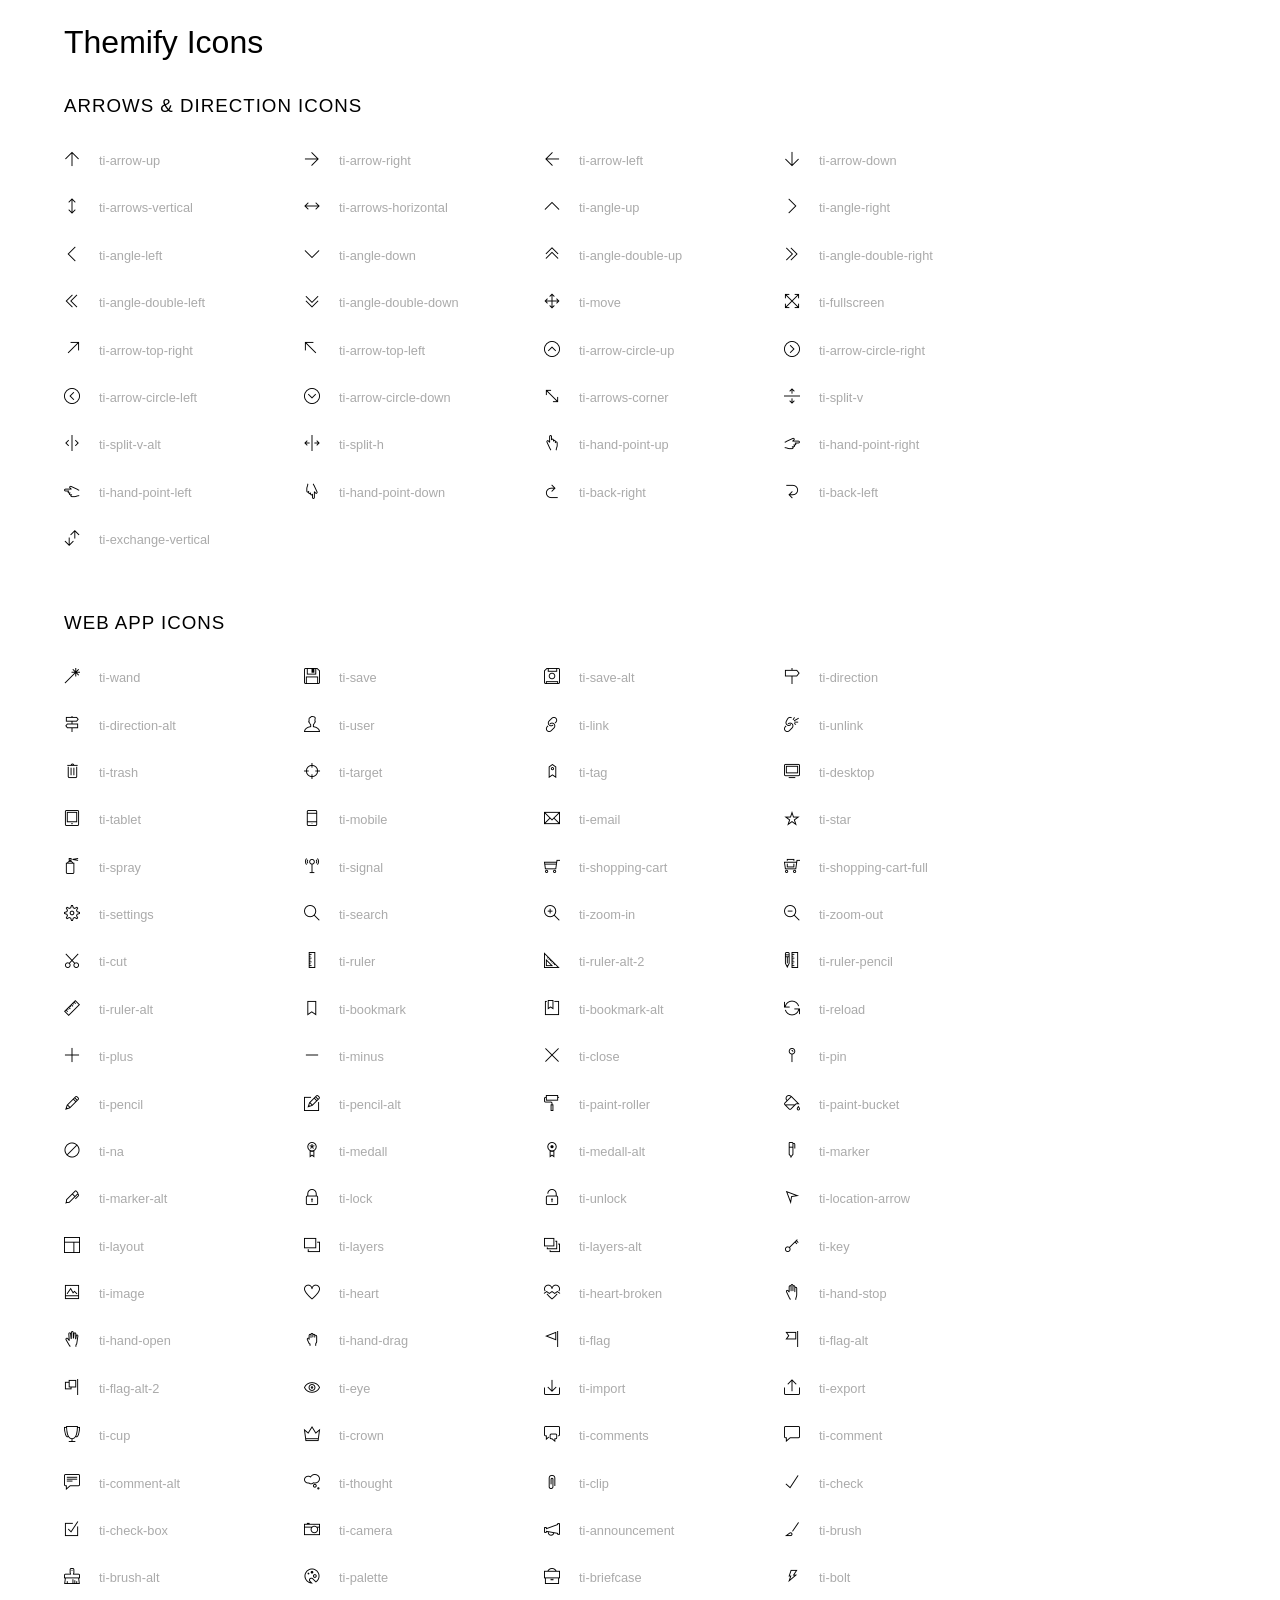
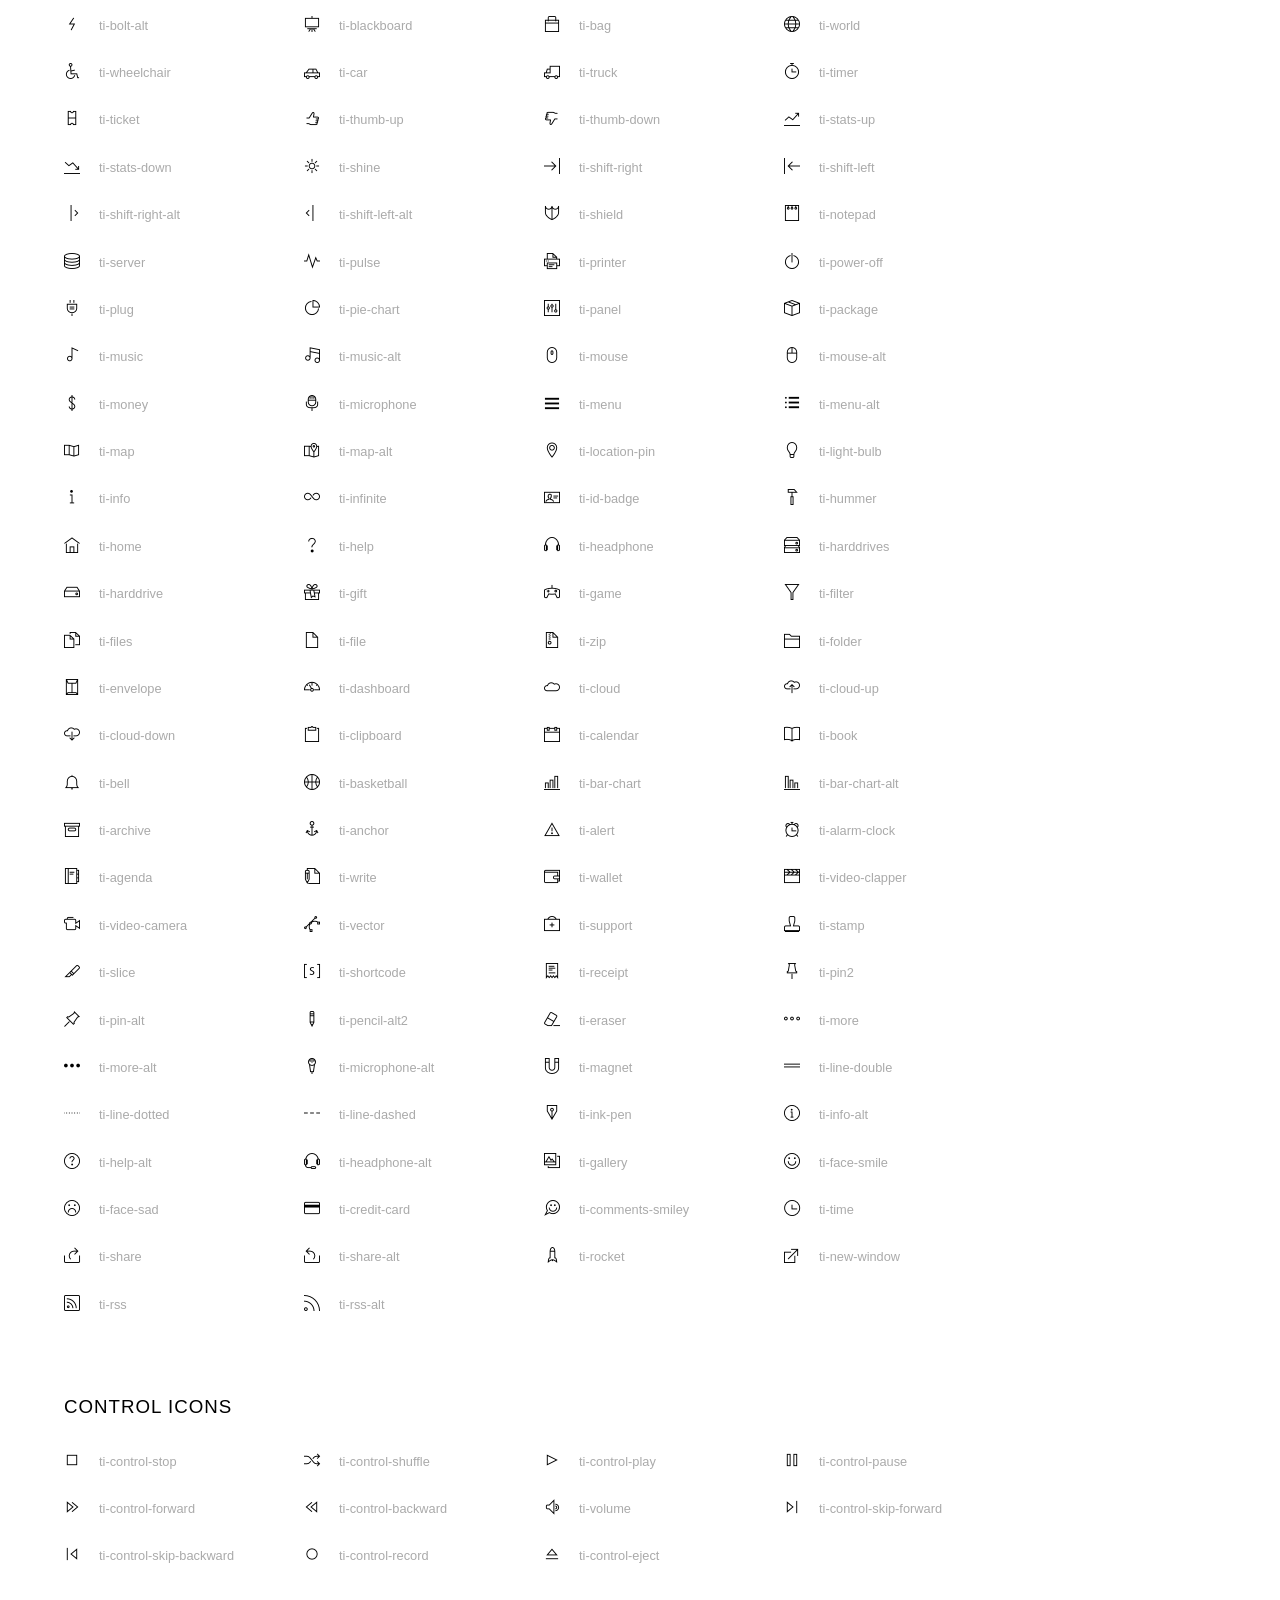
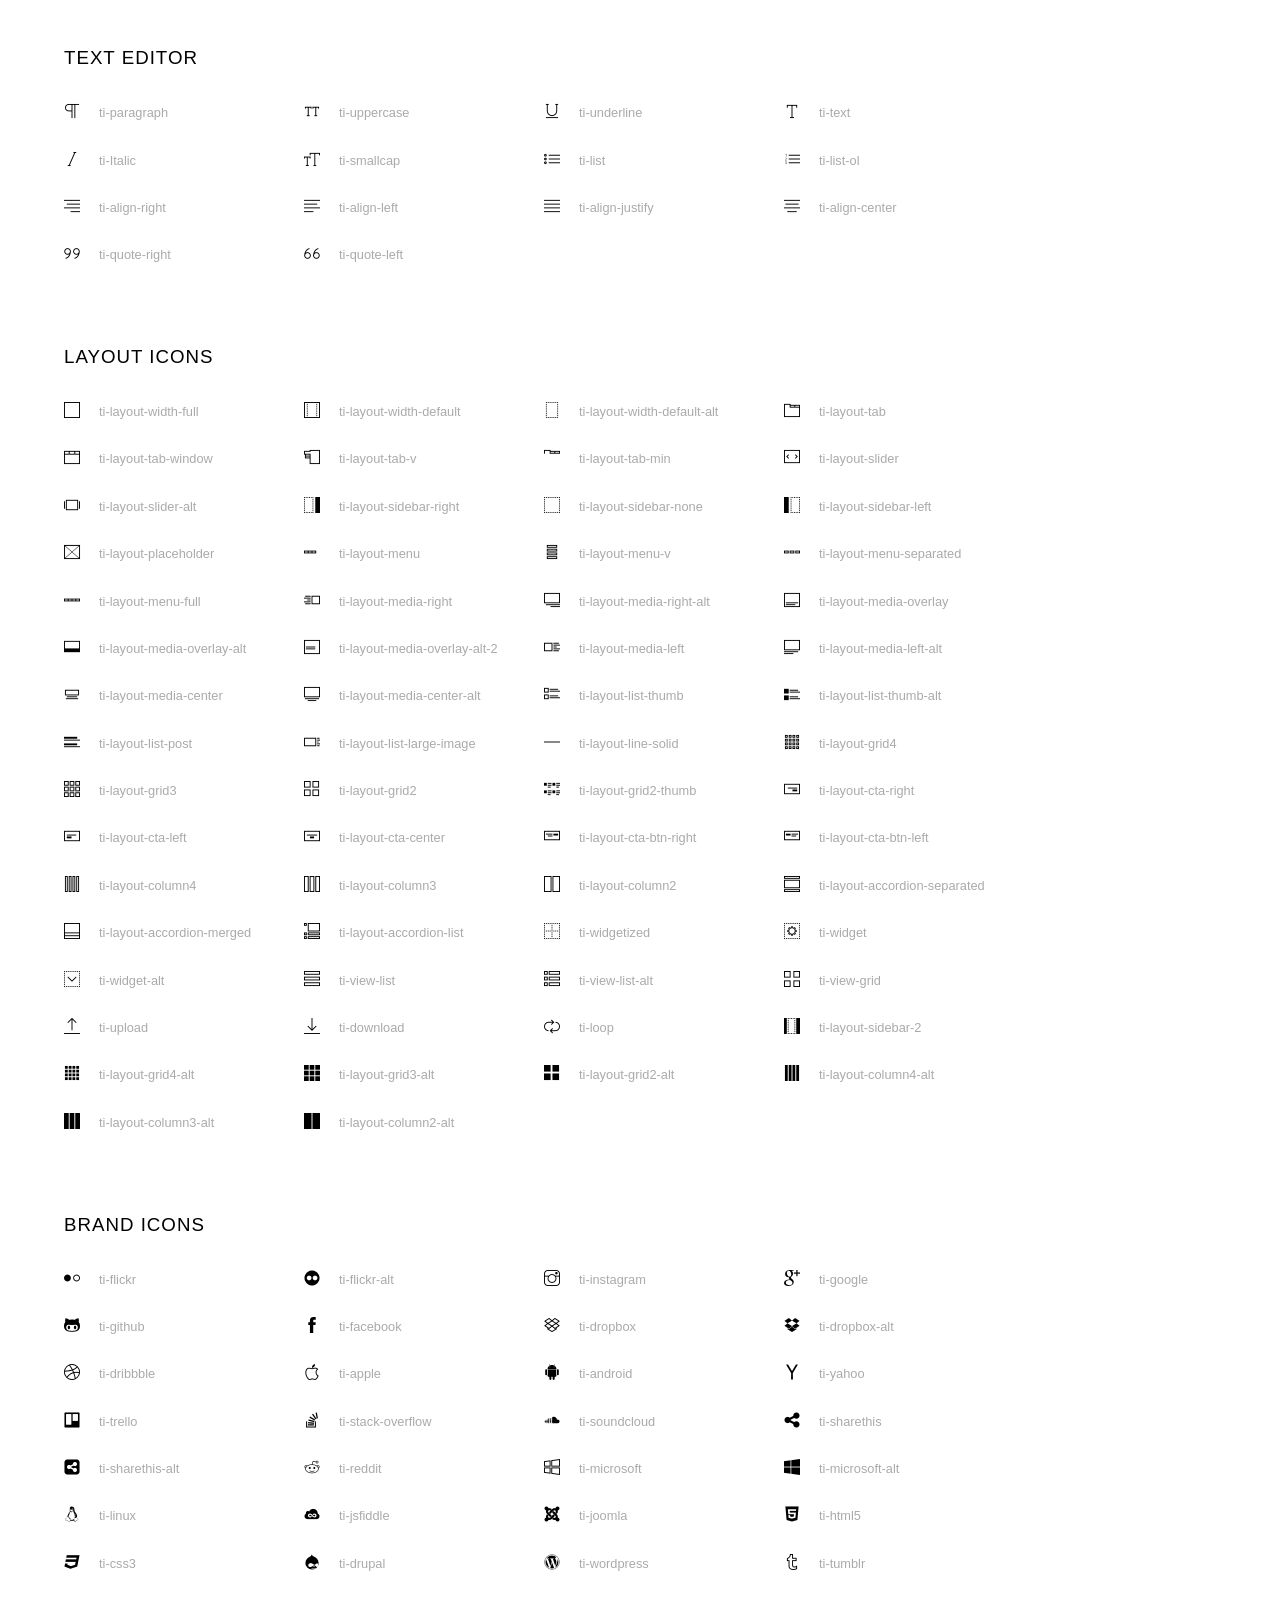
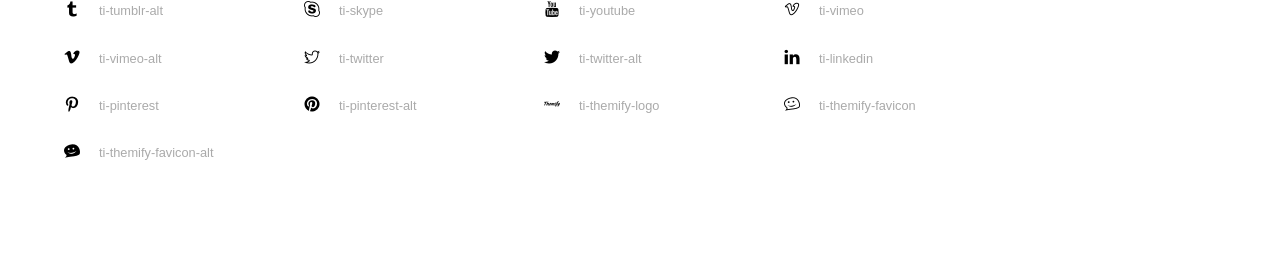
<file: src/main/resources/static/public/vendors/iconfonts/ti-icons/index.html>
<!doctype html>
<html>
<head>
	<meta charset="utf-8">
	<title>Themify Icon Font</title>
	<meta name="viewport" content="width=device-width">
	<link rel="stylesheet" href="demo-files/demo.css">
	<link rel="stylesheet" href="css/themify-icons.css">
	<!--[if lt IE 8]><!-->
	<link rel="stylesheet" href="ie7/ie7.css">
	<!--<![endif]-->
</head>
<body>
	<h1>Themify Icons</h1>

	<div class="icon-section">

		<div class="icon-section">
			<h3>Arrows &amp; Direction Icons </h3>

			<div class="icon-container">
				<span class="ti-arrow-up"></span><span class="icon-name"> ti-arrow-up</span>
			</div>
			<div class="icon-container">
				<span class="ti-arrow-right"></span><span class="icon-name"> ti-arrow-right</span>
			</div>
			<div class="icon-container">
				<span class="ti-arrow-left"></span><span class="icon-name"> ti-arrow-left</span>
			</div>
			<div class="icon-container">
				<span class="ti-arrow-down"></span><span class="icon-name"> ti-arrow-down</span>
			</div>
			<div class="icon-container">
				<span class="ti-arrows-vertical"></span><span class="icon-name"> ti-arrows-vertical</span>
			</div>
			<div class="icon-container">
				<span class="ti-arrows-horizontal"></span><span class="icon-name"> ti-arrows-horizontal</span>
			</div>
			<div class="icon-container">
				<span class="ti-angle-up"></span><span class="icon-name"> ti-angle-up</span>
			</div>
			<div class="icon-container">
				<span class="ti-angle-right"></span><span class="icon-name"> ti-angle-right</span>
			</div>
			<div class="icon-container">
				<span class="ti-angle-left"></span><span class="icon-name"> ti-angle-left</span>
			</div>
			<div class="icon-container">
				<span class="ti-angle-down"></span><span class="icon-name"> ti-angle-down</span>
			</div>	
			<div class="icon-container">
				<span class="ti-angle-double-up"></span><span class="icon-name"> ti-angle-double-up</span>
			</div>
			<div class="icon-container">
				<span class="ti-angle-double-right"></span><span class="icon-name"> ti-angle-double-right</span>
			</div>
			<div class="icon-container">
				<span class="ti-angle-double-left"></span><span class="icon-name"> ti-angle-double-left</span>
			</div>
			<div class="icon-container">
				<span class="ti-angle-double-down"></span><span class="icon-name"> ti-angle-double-down</span>
			</div>					
			<div class="icon-container">
				<span class="ti-move"></span><span class="icon-name"> ti-move</span>
			</div>
			<div class="icon-container">
				<span class="ti-fullscreen"></span><span class="icon-name"> ti-fullscreen</span>
			</div>
			<div class="icon-container">
				<span class="ti-arrow-top-right"></span><span class="icon-name"> ti-arrow-top-right</span>
			</div>
			<div class="icon-container">
				<span class="ti-arrow-top-left"></span><span class="icon-name"> ti-arrow-top-left</span>
			</div>
			<div class="icon-container">
				<span class="ti-arrow-circle-up"></span><span class="icon-name"> ti-arrow-circle-up</span>
			</div>
			<div class="icon-container">
				<span class="ti-arrow-circle-right"></span><span class="icon-name"> ti-arrow-circle-right</span>
			</div>
			<div class="icon-container">
				<span class="ti-arrow-circle-left"></span><span class="icon-name"> ti-arrow-circle-left</span>
			</div>
			<div class="icon-container">
				<span class="ti-arrow-circle-down"></span><span class="icon-name"> ti-arrow-circle-down</span>
			</div>
			<div class="icon-container">
				<span class="ti-arrows-corner"></span><span class="icon-name"> ti-arrows-corner</span>
			</div>
			<div class="icon-container">
				<span class="ti-split-v"></span><span class="icon-name"> ti-split-v</span>
			</div>

			<div class="icon-container">
				<span class="ti-split-v-alt"></span><span class="icon-name"> ti-split-v-alt</span>
			</div>
			<div class="icon-container">
				<span class="ti-split-h"></span><span class="icon-name"> ti-split-h</span>
			</div>
			<div class="icon-container">
				<span class="ti-hand-point-up"></span><span class="icon-name"> ti-hand-point-up</span>
			</div>
			<div class="icon-container">
				<span class="ti-hand-point-right"></span><span class="icon-name"> ti-hand-point-right</span>
			</div>
			<div class="icon-container">
				<span class="ti-hand-point-left"></span><span class="icon-name"> ti-hand-point-left</span>
			</div>
			<div class="icon-container">
				<span class="ti-hand-point-down"></span><span class="icon-name"> ti-hand-point-down</span>
			</div>
			<div class="icon-container">
				<span class="ti-back-right"></span><span class="icon-name"> ti-back-right</span>
			</div>
			<div class="icon-container">
				<span class="ti-back-left"></span><span class="icon-name"> ti-back-left</span>
			</div>
			<div class="icon-container">
				<span class="ti-exchange-vertical"></span><span class="icon-name"> ti-exchange-vertical</span>
			</div>

		</div> <!-- Arrows Icons -->



		<h3>Web App Icons</h3>
		
		<div class="icon-section">

			<div class="icon-container">
				<span class="ti-wand"></span><span class="icon-name"> ti-wand</span>
			</div>
			<div class="icon-container">
				<span class="ti-save"></span><span class="icon-name"> ti-save</span>
			</div>
			<div class="icon-container">
				<span class="ti-save-alt"></span><span class="icon-name"> ti-save-alt</span>
			</div>

			<div class="icon-container">
				<span class="ti-direction"></span><span class="icon-name"> ti-direction</span>
			</div>
			<div class="icon-container">
				<span class="ti-direction-alt"></span><span class="icon-name"> ti-direction-alt</span>
			</div>
			<div class="icon-container">
				<span class="ti-user"></span><span class="icon-name"> ti-user</span>
			</div>
			<div class="icon-container">
				<span class="ti-link"></span><span class="icon-name"> ti-link</span>
			</div>
			<div class="icon-container">
				<span class="ti-unlink"></span><span class="icon-name"> ti-unlink</span>
			</div>
			<div class="icon-container">
				<span class="ti-trash"></span><span class="icon-name"> ti-trash</span>
			</div>
			<div class="icon-container">
				<span class="ti-target"></span><span class="icon-name"> ti-target</span>
			</div>
			<div class="icon-container">
				<span class="ti-tag"></span><span class="icon-name"> ti-tag</span>
			</div>
			<div class="icon-container">
				<span class="ti-desktop"></span><span class="icon-name"> ti-desktop</span>
			</div>
			<div class="icon-container">
				<span class="ti-tablet"></span><span class="icon-name"> ti-tablet</span>
			</div>
			<div class="icon-container">
				<span class="ti-mobile"></span><span class="icon-name"> ti-mobile</span>
			</div>
			<div class="icon-container">
				<span class="ti-email"></span><span class="icon-name"> ti-email</span>
			</div>	
			<div class="icon-container">
				<span class="ti-star"></span><span class="icon-name"> ti-star</span>
			</div>
			<div class="icon-container">
				<span class="ti-spray"></span><span class="icon-name"> ti-spray</span>
			</div>
			<div class="icon-container">
				<span class="ti-signal"></span><span class="icon-name"> ti-signal</span>
			</div>
			<div class="icon-container">
				<span class="ti-shopping-cart"></span><span class="icon-name"> ti-shopping-cart</span>
			</div>
			<div class="icon-container">
				<span class="ti-shopping-cart-full"></span><span class="icon-name"> ti-shopping-cart-full</span>
			</div>
			<div class="icon-container">
				<span class="ti-settings"></span><span class="icon-name"> ti-settings</span>
			</div>
			<div class="icon-container">
				<span class="ti-search"></span><span class="icon-name"> ti-search</span>
			</div>
			<div class="icon-container">
				<span class="ti-zoom-in"></span><span class="icon-name"> ti-zoom-in</span>
			</div>
			<div class="icon-container">
				<span class="ti-zoom-out"></span><span class="icon-name"> ti-zoom-out</span>
			</div>
			<div class="icon-container">
				<span class="ti-cut"></span><span class="icon-name"> ti-cut</span>
			</div>
			<div class="icon-container">
				<span class="ti-ruler"></span><span class="icon-name"> ti-ruler</span>
			</div>
			<div class="icon-container">
				<span class="ti-ruler-alt-2"></span><span class="icon-name"> ti-ruler-alt-2</span>
			</div>			
			<div class="icon-container">
				<span class="ti-ruler-pencil"></span><span class="icon-name"> ti-ruler-pencil</span>
			</div>
			<div class="icon-container">
				<span class="ti-ruler-alt"></span><span class="icon-name"> ti-ruler-alt</span>
			</div>
			<div class="icon-container">
				<span class="ti-bookmark"></span><span class="icon-name"> ti-bookmark</span>
			</div>
			<div class="icon-container">
				<span class="ti-bookmark-alt"></span><span class="icon-name"> ti-bookmark-alt</span>
			</div>
			<div class="icon-container">
				<span class="ti-reload"></span><span class="icon-name"> ti-reload</span>
			</div>
			<div class="icon-container">
				<span class="ti-plus"></span><span class="icon-name"> ti-plus</span>
			</div>
			<div class="icon-container">
				<span class="ti-minus"></span><span class="icon-name"> ti-minus</span>
			</div>
			<div class="icon-container">
				<span class="ti-close"></span><span class="icon-name"> ti-close</span>
			</div>			
			<div class="icon-container">
				<span class="ti-pin"></span><span class="icon-name"> ti-pin</span>
			</div>
			<div class="icon-container">
				<span class="ti-pencil"></span><span class="icon-name"> ti-pencil</span>
			</div>
					
		  	<div class="icon-container">
				<span class="ti-pencil-alt"></span><span class="icon-name"> ti-pencil-alt</span>
			</div>
			<div class="icon-container">
				<span class="ti-paint-roller"></span><span class="icon-name"> ti-paint-roller</span>
			</div>
			<div class="icon-container">
				<span class="ti-paint-bucket"></span><span class="icon-name"> ti-paint-bucket</span>
			</div>
			<div class="icon-container">
				<span class="ti-na"></span><span class="icon-name"> ti-na</span>
			</div>
			<div class="icon-container">
				<span class="ti-medall"></span><span class="icon-name"> ti-medall</span>
			</div>
			<div class="icon-container">
				<span class="ti-medall-alt"></span><span class="icon-name"> ti-medall-alt</span>
			</div>
			<div class="icon-container">
				<span class="ti-marker"></span><span class="icon-name"> ti-marker</span>
			</div>
			<div class="icon-container">
				<span class="ti-marker-alt"></span><span class="icon-name"> ti-marker-alt</span>
			</div>

			<div class="icon-container">
				<span class="ti-lock"></span><span class="icon-name"> ti-lock</span>
			</div>
			<div class="icon-container">
				<span class="ti-unlock"></span><span class="icon-name"> ti-unlock</span>
			</div>
			<div class="icon-container">
				<span class="ti-location-arrow"></span><span class="icon-name"> ti-location-arrow</span>
			</div>
			<div class="icon-container">
				<span class="ti-layout"></span><span class="icon-name"> ti-layout</span>
			</div>
			<div class="icon-container">
				<span class="ti-layers"></span><span class="icon-name"> ti-layers</span>
			</div>
			<div class="icon-container">
				<span class="ti-layers-alt"></span><span class="icon-name"> ti-layers-alt</span>
			</div>
			<div class="icon-container">
				<span class="ti-key"></span><span class="icon-name"> ti-key</span>
			</div>
			<div class="icon-container">
				<span class="ti-image"></span><span class="icon-name"> ti-image</span>
			</div>
			<div class="icon-container">
				<span class="ti-heart"></span><span class="icon-name"> ti-heart</span>
			</div>
			<div class="icon-container">
				<span class="ti-heart-broken"></span><span class="icon-name"> ti-heart-broken</span>
			</div>
			<div class="icon-container">
				<span class="ti-hand-stop"></span><span class="icon-name"> ti-hand-stop</span>
			</div>
			<div class="icon-container">
				<span class="ti-hand-open"></span><span class="icon-name"> ti-hand-open</span>
			</div>
			<div class="icon-container">
				<span class="ti-hand-drag"></span><span class="icon-name"> ti-hand-drag</span>
			</div>
			<div class="icon-container">
				<span class="ti-flag"></span><span class="icon-name"> ti-flag</span>
			</div>
			<div class="icon-container">
				<span class="ti-flag-alt"></span><span class="icon-name"> ti-flag-alt</span>
			</div>
			<div class="icon-container">
				<span class="ti-flag-alt-2"></span><span class="icon-name"> ti-flag-alt-2</span>
			</div>
			<div class="icon-container">
				<span class="ti-eye"></span><span class="icon-name"> ti-eye</span>
			</div>
			<div class="icon-container">
				<span class="ti-import"></span><span class="icon-name"> ti-import</span>
			</div>			
			<div class="icon-container">
				<span class="ti-export"></span><span class="icon-name"> ti-export</span>
			</div>
			<div class="icon-container">
				<span class="ti-cup"></span><span class="icon-name"> ti-cup</span>
			</div>
			<div class="icon-container">
				<span class="ti-crown"></span><span class="icon-name"> ti-crown</span>
			</div>
			<div class="icon-container">
				<span class="ti-comments"></span><span class="icon-name"> ti-comments</span>
			</div>
			<div class="icon-container">
				<span class="ti-comment"></span><span class="icon-name"> ti-comment</span>
			</div>
			<div class="icon-container">
				<span class="ti-comment-alt"></span><span class="icon-name"> ti-comment-alt</span>
			</div>
			<div class="icon-container">
				<span class="ti-thought"></span><span class="icon-name"> ti-thought</span>
			</div>			
			<div class="icon-container">
				<span class="ti-clip"></span><span class="icon-name"> ti-clip</span>
			</div>

			<div class="icon-container">
				<span class="ti-check"></span><span class="icon-name"> ti-check</span>
			</div>
			<div class="icon-container">
				<span class="ti-check-box"></span><span class="icon-name"> ti-check-box</span>
			</div>
			<div class="icon-container">
				<span class="ti-camera"></span><span class="icon-name"> ti-camera</span>
			</div>
			<div class="icon-container">
				<span class="ti-announcement"></span><span class="icon-name"> ti-announcement</span>
			</div>
			<div class="icon-container">
				<span class="ti-brush"></span><span class="icon-name"> ti-brush</span>
			</div>
			<div class="icon-container">
				<span class="ti-brush-alt"></span><span class="icon-name"> ti-brush-alt</span>
			</div>
			<div class="icon-container">
				<span class="ti-palette"></span><span class="icon-name"> ti-palette</span>
			</div>			
			<div class="icon-container">
				<span class="ti-briefcase"></span><span class="icon-name"> ti-briefcase</span>
			</div>
			<div class="icon-container">
				<span class="ti-bolt"></span><span class="icon-name"> ti-bolt</span>
			</div>
			<div class="icon-container">
				<span class="ti-bolt-alt"></span><span class="icon-name"> ti-bolt-alt</span>
			</div>
			<div class="icon-container">
				<span class="ti-blackboard"></span><span class="icon-name"> ti-blackboard</span>
			</div>
			<div class="icon-container">
				<span class="ti-bag"></span><span class="icon-name"> ti-bag</span>
			</div>
			<div class="icon-container">
				<span class="ti-world"></span><span class="icon-name"> ti-world</span>
			</div>
			<div class="icon-container">
				<span class="ti-wheelchair"></span><span class="icon-name"> ti-wheelchair</span>
			</div>
			<div class="icon-container">
				<span class="ti-car"></span><span class="icon-name"> ti-car</span>
			</div>
			<div class="icon-container">
				<span class="ti-truck"></span><span class="icon-name"> ti-truck</span>
			</div>
			<div class="icon-container">
				<span class="ti-timer"></span><span class="icon-name"> ti-timer</span>
			</div>
			<div class="icon-container">
				<span class="ti-ticket"></span><span class="icon-name"> ti-ticket</span>
			</div>
			<div class="icon-container">
				<span class="ti-thumb-up"></span><span class="icon-name"> ti-thumb-up</span>
			</div>
			<div class="icon-container">
				<span class="ti-thumb-down"></span><span class="icon-name"> ti-thumb-down</span>
			</div>

			<div class="icon-container">
				<span class="ti-stats-up"></span><span class="icon-name"> ti-stats-up</span>
			</div>
			<div class="icon-container">
				<span class="ti-stats-down"></span><span class="icon-name"> ti-stats-down</span>
			</div>
			<div class="icon-container">
				<span class="ti-shine"></span><span class="icon-name"> ti-shine</span>
			</div>
			<div class="icon-container">
				<span class="ti-shift-right"></span><span class="icon-name"> ti-shift-right</span>
			</div>
			<div class="icon-container">
				<span class="ti-shift-left"></span><span class="icon-name"> ti-shift-left</span>
			</div>

			<div class="icon-container">
				<span class="ti-shift-right-alt"></span><span class="icon-name"> ti-shift-right-alt</span>
			</div>
			<div class="icon-container">
				<span class="ti-shift-left-alt"></span><span class="icon-name"> ti-shift-left-alt</span>
			</div>
			<div class="icon-container">
				<span class="ti-shield"></span><span class="icon-name"> ti-shield</span>
			</div>
			<div class="icon-container">
				<span class="ti-notepad"></span><span class="icon-name"> ti-notepad</span>
			</div>
			<div class="icon-container">
				<span class="ti-server"></span><span class="icon-name"> ti-server</span>
			</div>

			<div class="icon-container">
				<span class="ti-pulse"></span><span class="icon-name"> ti-pulse</span>
			</div>
			<div class="icon-container">
				<span class="ti-printer"></span><span class="icon-name"> ti-printer</span>
			</div>
			<div class="icon-container">
				<span class="ti-power-off"></span><span class="icon-name"> ti-power-off</span>
			</div>
			<div class="icon-container">
				<span class="ti-plug"></span><span class="icon-name"> ti-plug</span>
			</div>
			<div class="icon-container">
				<span class="ti-pie-chart"></span><span class="icon-name"> ti-pie-chart</span>
			</div>

			<div class="icon-container">
				<span class="ti-panel"></span><span class="icon-name"> ti-panel</span>
			</div>
			<div class="icon-container">
				<span class="ti-package"></span><span class="icon-name"> ti-package</span>
			</div>
			<div class="icon-container">
				<span class="ti-music"></span><span class="icon-name"> ti-music</span>
			</div>
			<div class="icon-container">
				<span class="ti-music-alt"></span><span class="icon-name"> ti-music-alt</span>
			</div>
			<div class="icon-container">
				<span class="ti-mouse"></span><span class="icon-name"> ti-mouse</span>
			</div>
			<div class="icon-container">
				<span class="ti-mouse-alt"></span><span class="icon-name"> ti-mouse-alt</span>
			</div>
			<div class="icon-container">
				<span class="ti-money"></span><span class="icon-name"> ti-money</span>
			</div>
			<div class="icon-container">
				<span class="ti-microphone"></span><span class="icon-name"> ti-microphone</span>
			</div>
			<div class="icon-container">
				<span class="ti-menu"></span><span class="icon-name"> ti-menu</span>
			</div>
			<div class="icon-container">
				<span class="ti-menu-alt"></span><span class="icon-name"> ti-menu-alt</span>
			</div>
			<div class="icon-container">
				<span class="ti-map"></span><span class="icon-name"> ti-map</span>
			</div>
			<div class="icon-container">
				<span class="ti-map-alt"></span><span class="icon-name"> ti-map-alt</span>
			</div>

			<div class="icon-container">
				<span class="ti-location-pin"></span><span class="icon-name"> ti-location-pin</span>
			</div>

			<div class="icon-container">
				<span class="ti-light-bulb"></span><span class="icon-name"> ti-light-bulb</span>
			</div>
			<div class="icon-container">
				<span class="ti-info"></span><span class="icon-name"> ti-info</span>
			</div>
			<div class="icon-container">
				<span class="ti-infinite"></span><span class="icon-name"> ti-infinite</span>
			</div>
			<div class="icon-container">
				<span class="ti-id-badge"></span><span class="icon-name"> ti-id-badge</span>
			</div>
			<div class="icon-container">
				<span class="ti-hummer"></span><span class="icon-name"> ti-hummer</span>
			</div>
			<div class="icon-container">
				<span class="ti-home"></span><span class="icon-name"> ti-home</span>
			</div>
			<div class="icon-container">
				<span class="ti-help"></span><span class="icon-name"> ti-help</span>
			</div>
			<div class="icon-container">
				<span class="ti-headphone"></span><span class="icon-name"> ti-headphone</span>
			</div>
			<div class="icon-container">
				<span class="ti-harddrives"></span><span class="icon-name"> ti-harddrives</span>
			</div>
			<div class="icon-container">
				<span class="ti-harddrive"></span><span class="icon-name"> ti-harddrive</span>
			</div>
			<div class="icon-container">
				<span class="ti-gift"></span><span class="icon-name"> ti-gift</span>
			</div>
			<div class="icon-container">
				<span class="ti-game"></span><span class="icon-name"> ti-game</span>
			</div>
			<div class="icon-container">
				<span class="ti-filter"></span><span class="icon-name"> ti-filter</span>
			</div>
			<div class="icon-container">
				<span class="ti-files"></span><span class="icon-name"> ti-files</span>
			</div>
			<div class="icon-container">
				<span class="ti-file"></span><span class="icon-name"> ti-file</span>
			</div>
			<div class="icon-container">
				<span class="ti-zip"></span><span class="icon-name"> ti-zip</span>
			</div>
			<div class="icon-container">
				<span class="ti-folder"></span><span class="icon-name"> ti-folder</span>
			</div>			
			<div class="icon-container">
				<span class="ti-envelope"></span><span class="icon-name"> ti-envelope</span>
			</div>


			<div class="icon-container">
				<span class="ti-dashboard"></span><span class="icon-name"> ti-dashboard</span>
			</div>
			<div class="icon-container">
				<span class="ti-cloud"></span><span class="icon-name"> ti-cloud</span>
			</div>
			<div class="icon-container">
				<span class="ti-cloud-up"></span><span class="icon-name"> ti-cloud-up</span>
			</div>
			<div class="icon-container">
				<span class="ti-cloud-down"></span><span class="icon-name"> ti-cloud-down</span>
			</div>
			<div class="icon-container">
				<span class="ti-clipboard"></span><span class="icon-name"> ti-clipboard</span>
			</div>
			<div class="icon-container">
				<span class="ti-calendar"></span><span class="icon-name"> ti-calendar</span>
			</div>
			<div class="icon-container">
				<span class="ti-book"></span><span class="icon-name"> ti-book</span>
			</div>
			<div class="icon-container">
				<span class="ti-bell"></span><span class="icon-name"> ti-bell</span>
			</div>
			<div class="icon-container">
				<span class="ti-basketball"></span><span class="icon-name"> ti-basketball</span>
			</div>
			<div class="icon-container">
				<span class="ti-bar-chart"></span><span class="icon-name"> ti-bar-chart</span>
			</div>
			<div class="icon-container">
				<span class="ti-bar-chart-alt"></span><span class="icon-name"> ti-bar-chart-alt</span>
			</div>


			<div class="icon-container">
				<span class="ti-archive"></span><span class="icon-name"> ti-archive</span>
			</div>
			<div class="icon-container">
				<span class="ti-anchor"></span><span class="icon-name"> ti-anchor</span>
			</div>

			<div class="icon-container">
				<span class="ti-alert"></span><span class="icon-name"> ti-alert</span>
			</div>
			<div class="icon-container">
				<span class="ti-alarm-clock"></span><span class="icon-name"> ti-alarm-clock</span>
			</div>
			<div class="icon-container">
				<span class="ti-agenda"></span><span class="icon-name"> ti-agenda</span>
			</div>
			<div class="icon-container">
				<span class="ti-write"></span><span class="icon-name"> ti-write</span>
			</div>

			<div class="icon-container">
				<span class="ti-wallet"></span><span class="icon-name"> ti-wallet</span>
			</div>
			<div class="icon-container">
				<span class="ti-video-clapper"></span><span class="icon-name"> ti-video-clapper</span>
			</div>
			<div class="icon-container">
				<span class="ti-video-camera"></span><span class="icon-name"> ti-video-camera</span>
			</div>
			<div class="icon-container">
				<span class="ti-vector"></span><span class="icon-name"> ti-vector</span>
			</div>

			<div class="icon-container">
				<span class="ti-support"></span><span class="icon-name"> ti-support</span>
			</div>
			<div class="icon-container">
				<span class="ti-stamp"></span><span class="icon-name"> ti-stamp</span>
			</div>
			<div class="icon-container">
				<span class="ti-slice"></span><span class="icon-name"> ti-slice</span>
			</div>
			<div class="icon-container">
				<span class="ti-shortcode"></span><span class="icon-name"> ti-shortcode</span>
			</div>
			<div class="icon-container">
				<span class="ti-receipt"></span><span class="icon-name"> ti-receipt</span>
			</div>
			<div class="icon-container">
				<span class="ti-pin2"></span><span class="icon-name"> ti-pin2</span>
			</div>
			<div class="icon-container">
				<span class="ti-pin-alt"></span><span class="icon-name"> ti-pin-alt</span>
			</div>
			<div class="icon-container">
				<span class="ti-pencil-alt2"></span><span class="icon-name"> ti-pencil-alt2</span>
			</div>
			<div class="icon-container">
				<span class="ti-eraser"></span><span class="icon-name"> ti-eraser</span>
			</div>			
			<div class="icon-container">
				<span class="ti-more"></span><span class="icon-name"> ti-more</span>
			</div>
			<div class="icon-container">
				<span class="ti-more-alt"></span><span class="icon-name"> ti-more-alt</span>
			</div>
			<div class="icon-container">
				<span class="ti-microphone-alt"></span><span class="icon-name"> ti-microphone-alt</span>
			</div>
			<div class="icon-container">
				<span class="ti-magnet"></span><span class="icon-name"> ti-magnet</span>
			</div>
			<div class="icon-container">
				<span class="ti-line-double"></span><span class="icon-name"> ti-line-double</span>
			</div>
			<div class="icon-container">
				<span class="ti-line-dotted"></span><span class="icon-name"> ti-line-dotted</span>
			</div>
			<div class="icon-container">
				<span class="ti-line-dashed"></span><span class="icon-name"> ti-line-dashed</span>
			</div>

			<div class="icon-container">
				<span class="ti-ink-pen"></span><span class="icon-name"> ti-ink-pen</span>
			</div>
			<div class="icon-container">
				<span class="ti-info-alt"></span><span class="icon-name"> ti-info-alt</span>
			</div>
			<div class="icon-container">
				<span class="ti-help-alt"></span><span class="icon-name"> ti-help-alt</span>
			</div>
			<div class="icon-container">
				<span class="ti-headphone-alt"></span><span class="icon-name"> ti-headphone-alt</span>
			</div>

			<div class="icon-container">
				<span class="ti-gallery"></span><span class="icon-name"> ti-gallery</span>
			</div>
			<div class="icon-container">
				<span class="ti-face-smile"></span><span class="icon-name"> ti-face-smile</span>
			</div>
			<div class="icon-container">
				<span class="ti-face-sad"></span><span class="icon-name"> ti-face-sad</span>
			</div>
			<div class="icon-container">
				<span class="ti-credit-card"></span><span class="icon-name"> ti-credit-card</span>
			</div>
			<div class="icon-container">
				<span class="ti-comments-smiley"></span><span class="icon-name"> ti-comments-smiley</span>
			</div>
			<div class="icon-container">
				<span class="ti-time"></span><span class="icon-name"> ti-time</span>
			</div>
			<div class="icon-container">
				<span class="ti-share"></span><span class="icon-name"> ti-share</span>
			</div>
			<div class="icon-container">
				<span class="ti-share-alt"></span><span class="icon-name"> ti-share-alt</span>
			</div>
			<div class="icon-container">
				<span class="ti-rocket"></span><span class="icon-name"> ti-rocket</span>
			</div>

			<div class="icon-container">
				<span class="ti-new-window"></span><span class="icon-name"> ti-new-window</span>
			</div>

			<div class="icon-container">
				<span class="ti-rss"></span><span class="icon-name"> ti-rss</span>
			</div>

			<div class="icon-container">
				<span class="ti-rss-alt"></span><span class="icon-name"> ti-rss-alt</span>
			</div>
			
		</div><!-- Web App Icons -->


		<div class="icon-section">
			<h3>Control Icons</h3>
			<div class="icon-container">
				<span class="ti-control-stop"></span><span class="icon-name"> ti-control-stop</span>
			</div>
			<div class="icon-container">
				<span class="ti-control-shuffle"></span><span class="icon-name"> ti-control-shuffle</span>
			</div>
			<div class="icon-container">
				<span class="ti-control-play"></span><span class="icon-name"> ti-control-play</span>
			</div>
			<div class="icon-container">
				<span class="ti-control-pause"></span><span class="icon-name"> ti-control-pause</span>
			</div>
			<div class="icon-container">
				<span class="ti-control-forward"></span><span class="icon-name"> ti-control-forward</span>
			</div>
			<div class="icon-container">
				<span class="ti-control-backward"></span><span class="icon-name"> ti-control-backward</span>
			</div>	
			<div class="icon-container">
				<span class="ti-volume"></span><span class="icon-name"> ti-volume</span>
			</div>
			<div class="icon-container">
				<span class="ti-control-skip-forward"></span><span class="icon-name"> ti-control-skip-forward</span>
			</div>
			<div class="icon-container">
				<span class="ti-control-skip-backward"></span><span class="icon-name"> ti-control-skip-backward</span>
			</div>
			<div class="icon-container">
				<span class="ti-control-record"></span><span class="icon-name"> ti-control-record</span>
			</div>
			<div class="icon-container">
				<span class="ti-control-eject"></span><span class="icon-name"> ti-control-eject</span>
			</div>			
		</div> <!-- Control Icons -->


		<div class="icon-section">
			<h3>Text Editor</h3>

			<div class="icon-container">
				<span class="ti-paragraph"></span><span class="icon-name"> ti-paragraph</span>
			</div>
			<div class="icon-container">
				<span class="ti-uppercase"></span><span class="icon-name"> ti-uppercase</span>
			</div>

			<div class="icon-container">
				<span class="ti-underline"></span><span class="icon-name"> ti-underline</span>
			</div>
			<div class="icon-container">
				<span class="ti-text"></span><span class="icon-name"> ti-text</span>
			</div>
			<div class="icon-container">
				<span class="ti-Italic"></span><span class="icon-name"> ti-Italic</span>
			</div>
			<div class="icon-container">
				<span class="ti-smallcap"></span><span class="icon-name"> ti-smallcap</span>
			</div>
			<div class="icon-container">
				<span class="ti-list"></span><span class="icon-name"> ti-list</span>
			</div>
			<div class="icon-container">
				<span class="ti-list-ol"></span><span class="icon-name"> ti-list-ol</span>
			</div>
			<div class="icon-container">
				<span class="ti-align-right"></span><span class="icon-name"> ti-align-right</span>
			</div>
			<div class="icon-container">
				<span class="ti-align-left"></span><span class="icon-name"> ti-align-left</span>
			</div>
			<div class="icon-container">
				<span class="ti-align-justify"></span><span class="icon-name"> ti-align-justify</span>
			</div>
			<div class="icon-container">
				<span class="ti-align-center"></span><span class="icon-name"> ti-align-center</span>
			</div>
			<div class="icon-container">
				<span class="ti-quote-right"></span><span class="icon-name"> ti-quote-right</span>
			</div>
			<div class="icon-container">
				<span class="ti-quote-left"></span><span class="icon-name"> ti-quote-left</span>
			</div>

		</div> <!-- Text Editor -->



		<div class="icon-section">
			<h3>Layout Icons</h3>
			<div class="icon-container">
				<span class="ti-layout-width-full"></span><span class="icon-name"> ti-layout-width-full</span>
			</div>
			<div class="icon-container">
				<span class="ti-layout-width-default"></span><span class="icon-name"> ti-layout-width-default</span>
			</div>
			<div class="icon-container">
				<span class="ti-layout-width-default-alt"></span><span class="icon-name"> ti-layout-width-default-alt</span>
			</div>
			<div class="icon-container">
				<span class="ti-layout-tab"></span><span class="icon-name"> ti-layout-tab</span>
			</div>
			<div class="icon-container">
				<span class="ti-layout-tab-window"></span><span class="icon-name"> ti-layout-tab-window</span>
			</div>
			<div class="icon-container">
				<span class="ti-layout-tab-v"></span><span class="icon-name"> ti-layout-tab-v</span>
			</div>
			<div class="icon-container">
				<span class="ti-layout-tab-min"></span><span class="icon-name"> ti-layout-tab-min</span>
			</div>
			<div class="icon-container">
				<span class="ti-layout-slider"></span><span class="icon-name"> ti-layout-slider</span>
			</div>
			<div class="icon-container">
				<span class="ti-layout-slider-alt"></span><span class="icon-name"> ti-layout-slider-alt</span>
			</div>
			<div class="icon-container">
				<span class="ti-layout-sidebar-right"></span><span class="icon-name"> ti-layout-sidebar-right</span>
			</div>
			<div class="icon-container">
				<span class="ti-layout-sidebar-none"></span><span class="icon-name"> ti-layout-sidebar-none</span>
			</div>
			<div class="icon-container">
				<span class="ti-layout-sidebar-left"></span><span class="icon-name"> ti-layout-sidebar-left</span>
			</div>
			<div class="icon-container">
				<span class="ti-layout-placeholder"></span><span class="icon-name"> ti-layout-placeholder</span>
			</div>
			<div class="icon-container">
				<span class="ti-layout-menu"></span><span class="icon-name"> ti-layout-menu</span>
			</div>
			<div class="icon-container">
				<span class="ti-layout-menu-v"></span><span class="icon-name"> ti-layout-menu-v</span>
			</div>
			<div class="icon-container">
				<span class="ti-layout-menu-separated"></span><span class="icon-name"> ti-layout-menu-separated</span>
			</div>
			<div class="icon-container">
				<span class="ti-layout-menu-full"></span><span class="icon-name"> ti-layout-menu-full</span>
			</div>
			<div class="icon-container">
				<span class="ti-layout-media-right"></span><span class="icon-name"> ti-layout-media-right</span>
			</div>
			<div class="icon-container">
				<span class="ti-layout-media-right-alt"></span><span class="icon-name"> ti-layout-media-right-alt</span>
			</div>
			<div class="icon-container">
				<span class="ti-layout-media-overlay"></span><span class="icon-name"> ti-layout-media-overlay</span>
			</div>
			<div class="icon-container">
				<span class="ti-layout-media-overlay-alt"></span><span class="icon-name"> ti-layout-media-overlay-alt</span>
			</div>
			<div class="icon-container">
				<span class="ti-layout-media-overlay-alt-2"></span><span class="icon-name"> ti-layout-media-overlay-alt-2</span>
			</div>
			<div class="icon-container">
				<span class="ti-layout-media-left"></span><span class="icon-name"> ti-layout-media-left</span>
			</div>
			<div class="icon-container">
				<span class="ti-layout-media-left-alt"></span><span class="icon-name"> ti-layout-media-left-alt</span>
			</div>
			<div class="icon-container">
				<span class="ti-layout-media-center"></span><span class="icon-name"> ti-layout-media-center</span>
			</div>
			<div class="icon-container">
				<span class="ti-layout-media-center-alt"></span><span class="icon-name"> ti-layout-media-center-alt</span>
			</div>
			<div class="icon-container">
				<span class="ti-layout-list-thumb"></span><span class="icon-name"> ti-layout-list-thumb</span>
			</div>
			<div class="icon-container">
				<span class="ti-layout-list-thumb-alt"></span><span class="icon-name"> ti-layout-list-thumb-alt</span>
			</div>
			<div class="icon-container">
				<span class="ti-layout-list-post"></span><span class="icon-name"> ti-layout-list-post</span>
			</div>
			<div class="icon-container">
				<span class="ti-layout-list-large-image"></span><span class="icon-name"> ti-layout-list-large-image</span>
			</div>
			<div class="icon-container">
				<span class="ti-layout-line-solid"></span><span class="icon-name"> ti-layout-line-solid</span>
			</div>
			<div class="icon-container">
				<span class="ti-layout-grid4"></span><span class="icon-name"> ti-layout-grid4</span>
			</div>
			<div class="icon-container">
				<span class="ti-layout-grid3"></span><span class="icon-name"> ti-layout-grid3</span>
			</div>
			<div class="icon-container">
				<span class="ti-layout-grid2"></span><span class="icon-name"> ti-layout-grid2</span>
			</div>
			<div class="icon-container">
				<span class="ti-layout-grid2-thumb"></span><span class="icon-name"> ti-layout-grid2-thumb</span>
			</div>
			<div class="icon-container">
				<span class="ti-layout-cta-right"></span><span class="icon-name"> ti-layout-cta-right</span>
			</div>
			<div class="icon-container">
				<span class="ti-layout-cta-left"></span><span class="icon-name"> ti-layout-cta-left</span>
			</div>
			<div class="icon-container">
				<span class="ti-layout-cta-center"></span><span class="icon-name"> ti-layout-cta-center</span>
			</div>
			<div class="icon-container">
				<span class="ti-layout-cta-btn-right"></span><span class="icon-name"> ti-layout-cta-btn-right</span>
			</div>
			<div class="icon-container">
				<span class="ti-layout-cta-btn-left"></span><span class="icon-name"> ti-layout-cta-btn-left</span>
			</div>
			<div class="icon-container">
				<span class="ti-layout-column4"></span><span class="icon-name"> ti-layout-column4</span>
			</div>
			<div class="icon-container">
				<span class="ti-layout-column3"></span><span class="icon-name"> ti-layout-column3</span>
			</div>
			<div class="icon-container">
				<span class="ti-layout-column2"></span><span class="icon-name"> ti-layout-column2</span>
			</div>
			<div class="icon-container">
				<span class="ti-layout-accordion-separated"></span><span class="icon-name"> ti-layout-accordion-separated</span>
			</div>
			<div class="icon-container">
				<span class="ti-layout-accordion-merged"></span><span class="icon-name"> ti-layout-accordion-merged</span>
			</div>
			<div class="icon-container">
				<span class="ti-layout-accordion-list"></span><span class="icon-name"> ti-layout-accordion-list</span>
			</div>
			<div class="icon-container">
				<span class="ti-widgetized"></span><span class="icon-name"> ti-widgetized</span>
			</div>
			<div class="icon-container">
				<span class="ti-widget"></span><span class="icon-name"> ti-widget</span>
			</div>
			<div class="icon-container">
				<span class="ti-widget-alt"></span><span class="icon-name"> ti-widget-alt</span>
			</div>
			<div class="icon-container">
				<span class="ti-view-list"></span><span class="icon-name"> ti-view-list</span>
			</div>
			<div class="icon-container">
				<span class="ti-view-list-alt"></span><span class="icon-name"> ti-view-list-alt</span>
			</div>
			<div class="icon-container">
				<span class="ti-view-grid"></span><span class="icon-name"> ti-view-grid</span>
			</div>
			<div class="icon-container">
				<span class="ti-upload"></span><span class="icon-name"> ti-upload</span>
			</div>
			<div class="icon-container">
				<span class="ti-download"></span><span class="icon-name"> ti-download</span>
			</div>	
			<div class="icon-container">
				<span class="ti-loop"></span><span class="icon-name"> ti-loop</span>
			</div>
			<div class="icon-container">
				<span class="ti-layout-sidebar-2"></span><span class="icon-name"> ti-layout-sidebar-2</span>
			</div>
			<div class="icon-container">
				<span class="ti-layout-grid4-alt"></span><span class="icon-name"> ti-layout-grid4-alt</span>
			</div>
			<div class="icon-container">
				<span class="ti-layout-grid3-alt"></span><span class="icon-name"> ti-layout-grid3-alt</span>
			</div>
			<div class="icon-container">
				<span class="ti-layout-grid2-alt"></span><span class="icon-name"> ti-layout-grid2-alt</span>
			</div>
			<div class="icon-container">
				<span class="ti-layout-column4-alt"></span><span class="icon-name"> ti-layout-column4-alt</span>
			</div>
			<div class="icon-container">
				<span class="ti-layout-column3-alt"></span><span class="icon-name"> ti-layout-column3-alt</span>
			</div>
			<div class="icon-container">
				<span class="ti-layout-column2-alt"></span><span class="icon-name"> ti-layout-column2-alt</span>
			</div>		


		</div> <!-- Layout Icons -->


		<div class="icon-section">
			<h3>Brand Icons</h3>

			<div class="icon-container">
				<span class="ti-flickr"></span><span class="icon-name"> ti-flickr</span>
			</div>
			<div class="icon-container">
				<span class="ti-flickr-alt"></span><span class="icon-name"> ti-flickr-alt</span>
			</div>			
			<div class="icon-container">
				<span class="ti-instagram"></span><span class="icon-name"> ti-instagram</span>
			</div>
			<div class="icon-container">
				<span class="ti-google"></span><span class="icon-name"> ti-google</span>
			</div>
			<div class="icon-container">
				<span class="ti-github"></span><span class="icon-name"> ti-github</span>
			</div>

			<div class="icon-container">
				<span class="ti-facebook"></span><span class="icon-name"> ti-facebook</span>
			</div>
			<div class="icon-container">
				<span class="ti-dropbox"></span><span class="icon-name"> ti-dropbox</span>
			</div>
			<div class="icon-container">
				<span class="ti-dropbox-alt"></span><span class="icon-name"> ti-dropbox-alt</span>
			</div>
			<div class="icon-container">
				<span class="ti-dribbble"></span><span class="icon-name"> ti-dribbble</span>
			</div>
			<div class="icon-container">
				<span class="ti-apple"></span><span class="icon-name"> ti-apple</span>
			</div>
			<div class="icon-container">
				<span class="ti-android"></span><span class="icon-name"> ti-android</span>
			</div>
			<div class="icon-container">
				<span class="ti-yahoo"></span><span class="icon-name"> ti-yahoo</span>
			</div>
			<div class="icon-container">
				<span class="ti-trello"></span><span class="icon-name"> ti-trello</span>
			</div>
			<div class="icon-container">
				<span class="ti-stack-overflow"></span><span class="icon-name"> ti-stack-overflow</span>
			</div>
			<div class="icon-container">
				<span class="ti-soundcloud"></span><span class="icon-name"> ti-soundcloud</span>
			</div>
			<div class="icon-container">
				<span class="ti-sharethis"></span><span class="icon-name"> ti-sharethis</span>
			</div>
			<div class="icon-container">
				<span class="ti-sharethis-alt"></span><span class="icon-name"> ti-sharethis-alt</span>
			</div>
			<div class="icon-container">
				<span class="ti-reddit"></span><span class="icon-name"> ti-reddit</span>
			</div>

			<div class="icon-container">
				<span class="ti-microsoft"></span><span class="icon-name"> ti-microsoft</span>
			</div>
			<div class="icon-container">
				<span class="ti-microsoft-alt"></span><span class="icon-name"> ti-microsoft-alt</span>
			</div>
			<div class="icon-container">
				<span class="ti-linux"></span><span class="icon-name"> ti-linux</span>
			</div>
			<div class="icon-container">
				<span class="ti-jsfiddle"></span><span class="icon-name"> ti-jsfiddle</span>
			</div>
			<div class="icon-container">
				<span class="ti-joomla"></span><span class="icon-name"> ti-joomla</span>
			</div>
			<div class="icon-container">
				<span class="ti-html5"></span><span class="icon-name"> ti-html5</span>
			</div>
			<div class="icon-container">
				<span class="ti-css3"></span><span class="icon-name"> ti-css3</span>
			</div>	
			<div class="icon-container">
				<span class="ti-drupal"></span><span class="icon-name"> ti-drupal</span>
			</div>
			<div class="icon-container">
				<span class="ti-wordpress"></span><span class="icon-name"> ti-wordpress</span>
			</div>		
			<div class="icon-container">
				<span class="ti-tumblr"></span><span class="icon-name"> ti-tumblr</span>
			</div>
			<div class="icon-container">
				<span class="ti-tumblr-alt"></span><span class="icon-name"> ti-tumblr-alt</span>
			</div>
			<div class="icon-container">
				<span class="ti-skype"></span><span class="icon-name"> ti-skype</span>
			</div>
			<div class="icon-container">
				<span class="ti-youtube"></span><span class="icon-name"> ti-youtube</span>
			</div>
			<div class="icon-container">
				<span class="ti-vimeo"></span><span class="icon-name"> ti-vimeo</span>
			</div>
			<div class="icon-container">
				<span class="ti-vimeo-alt"></span><span class="icon-name"> ti-vimeo-alt</span>
			</div>			
			<div class="icon-container">
				<span class="ti-twitter"></span><span class="icon-name"> ti-twitter</span>
			</div>
			<div class="icon-container">
				<span class="ti-twitter-alt"></span><span class="icon-name"> ti-twitter-alt</span>
			</div>
			<div class="icon-container">
				<span class="ti-linkedin"></span><span class="icon-name"> ti-linkedin</span>
			</div>
			<div class="icon-container">
				<span class="ti-pinterest"></span><span class="icon-name"> ti-pinterest</span>
			</div>

			<div class="icon-container">
				<span class="ti-pinterest-alt"></span><span class="icon-name"> ti-pinterest-alt</span>
			</div>
			<div class="icon-container">
				<span class="ti-themify-logo"></span><span class="icon-name"> ti-themify-logo</span>
			</div>
			<div class="icon-container">
				<span class="ti-themify-favicon"></span><span class="icon-name"> ti-themify-favicon</span>
			</div>
			<div class="icon-container">
				<span class="ti-themify-favicon-alt"></span><span class="icon-name"> ti-themify-favicon-alt</span>
			</div>

		</div> <!-- brand Icons -->

	</div>

</body>
</html>
</file>
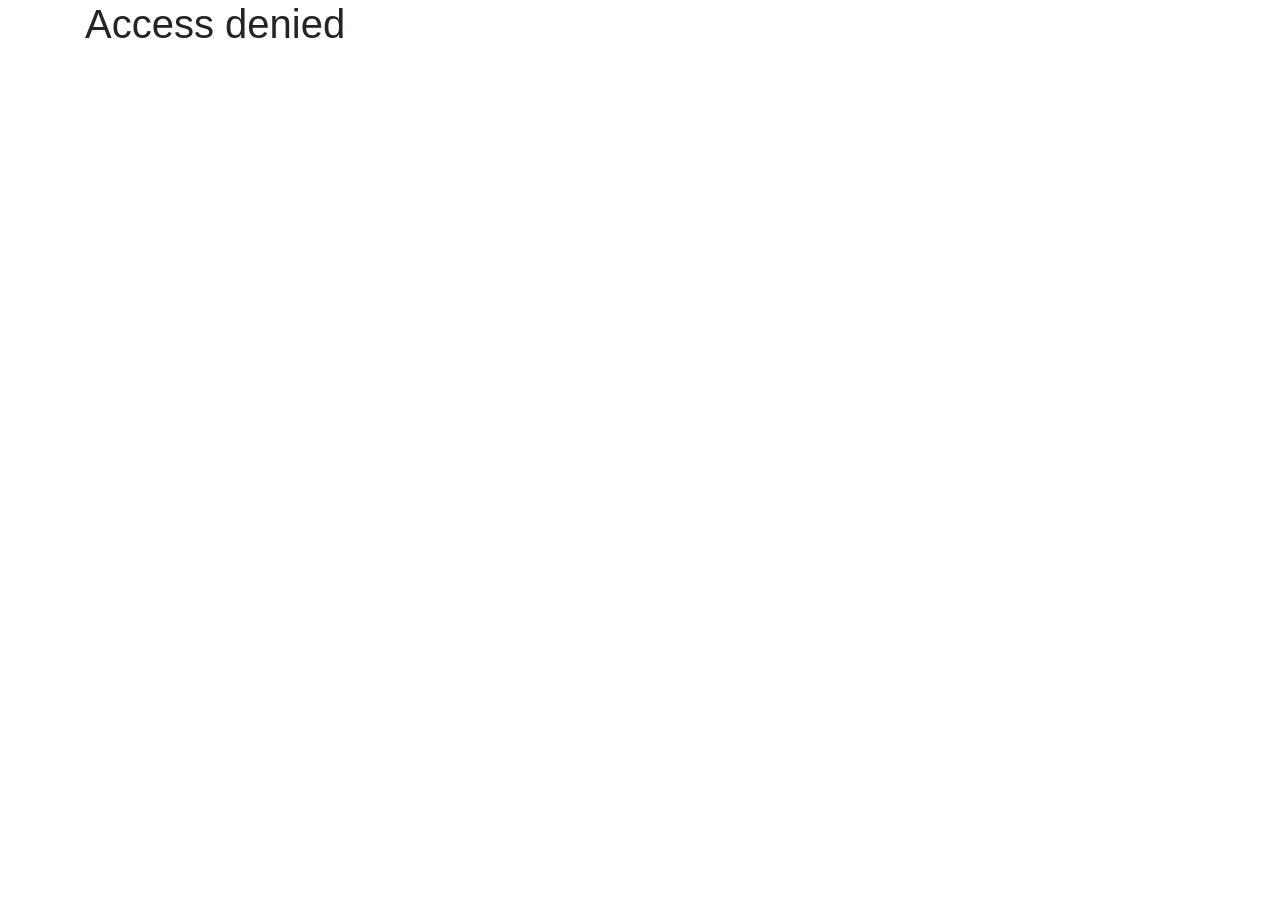
<file: src/main/resources/templates/errors/access_denied.html>
<!DOCTYPE html>
<html xmlns="http://www.w3.org/1999/xhtml"
 xmlns:th="http://www.thymeleaf.org">
<head>
 <title>Access denied</title>
 <link href="https://maxcdn.bootstrapcdn.com/bootstrap/4.0.0/css/bootstrap.min.css" rel="stylesheet" id="bootstrap-css">
 <script src="https://maxcdn.bootstrapcdn.com/bootstrap/4.0.0/js/bootstrap.min.js"></script>
 <script src="https://code.jquery.com/jquery-1.11.1.min.js"></script>
 <link rel="stylesheet" href="https://maxcdn.bootstrapcdn.com/font-awesome/4.0.0/css/font-awesome.min.css">
</head>
<body>
 <div class="container">
  <h1>Access denied</h1>
 </div>
</body>
</html>
</file>
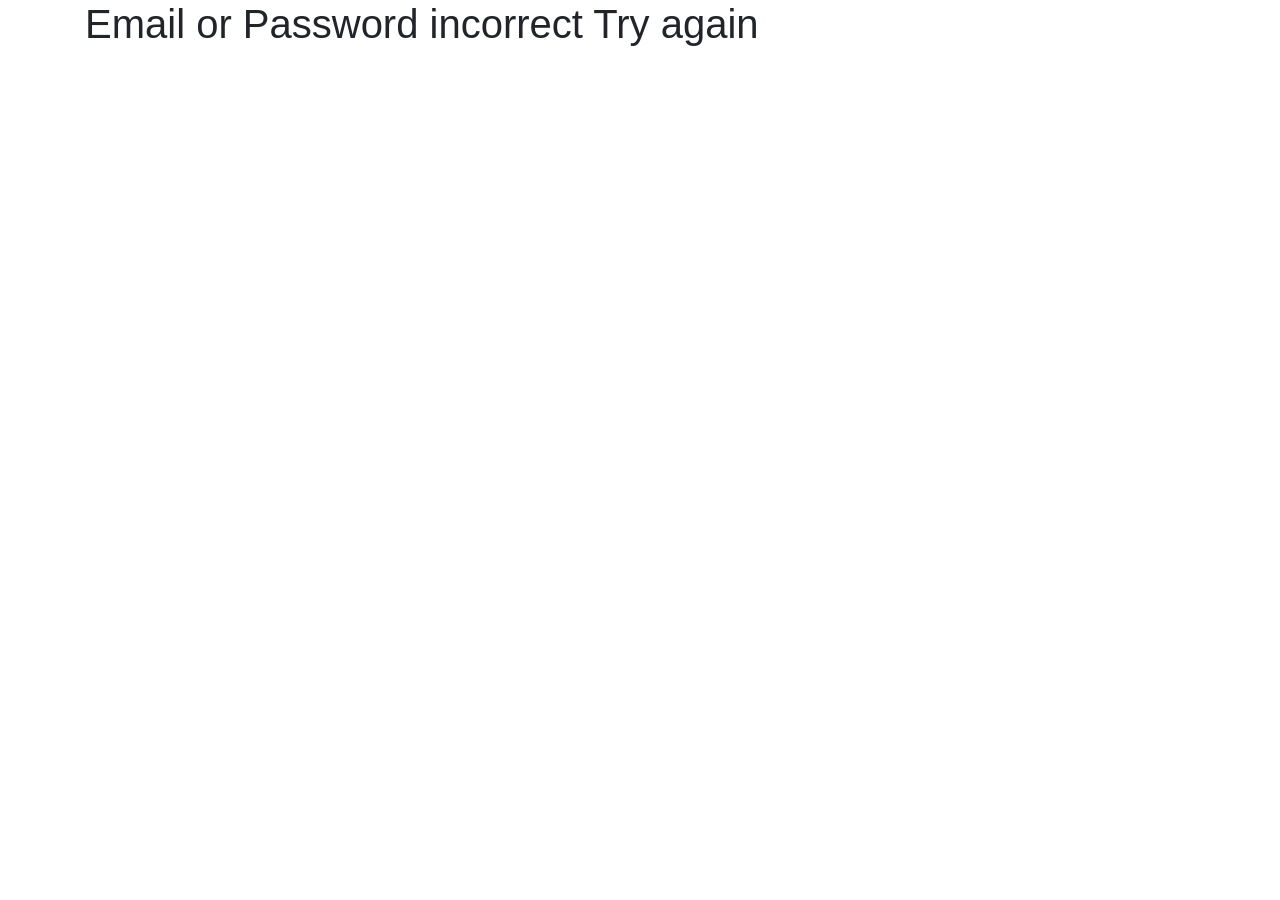
<file: src/main/resources/templates/errors/incorrect.html>
<!DOCTYPE html>
<html xmlns="http://www.w3.org/1999/xhtml"
 xmlns:th="http://www.thymeleaf.org">
<head>
 <title>email or Password incorrect</title>
 <link href="https://maxcdn.bootstrapcdn.com/bootstrap/4.0.0/css/bootstrap.min.css" rel="stylesheet" id="bootstrap-css">
 <script src="https://maxcdn.bootstrapcdn.com/bootstrap/4.0.0/js/bootstrap.min.js"></script>
 <script src="https://code.jquery.com/jquery-1.11.1.min.js"></script>
 <link rel="stylesheet" href="https://maxcdn.bootstrapcdn.com/font-awesome/4.0.0/css/font-awesome.min.css">
</head>
<body>
 <div class="container">
  <h1>Email or Password incorrect Try again</h1>
 </div>
</body>
</html>
</file>
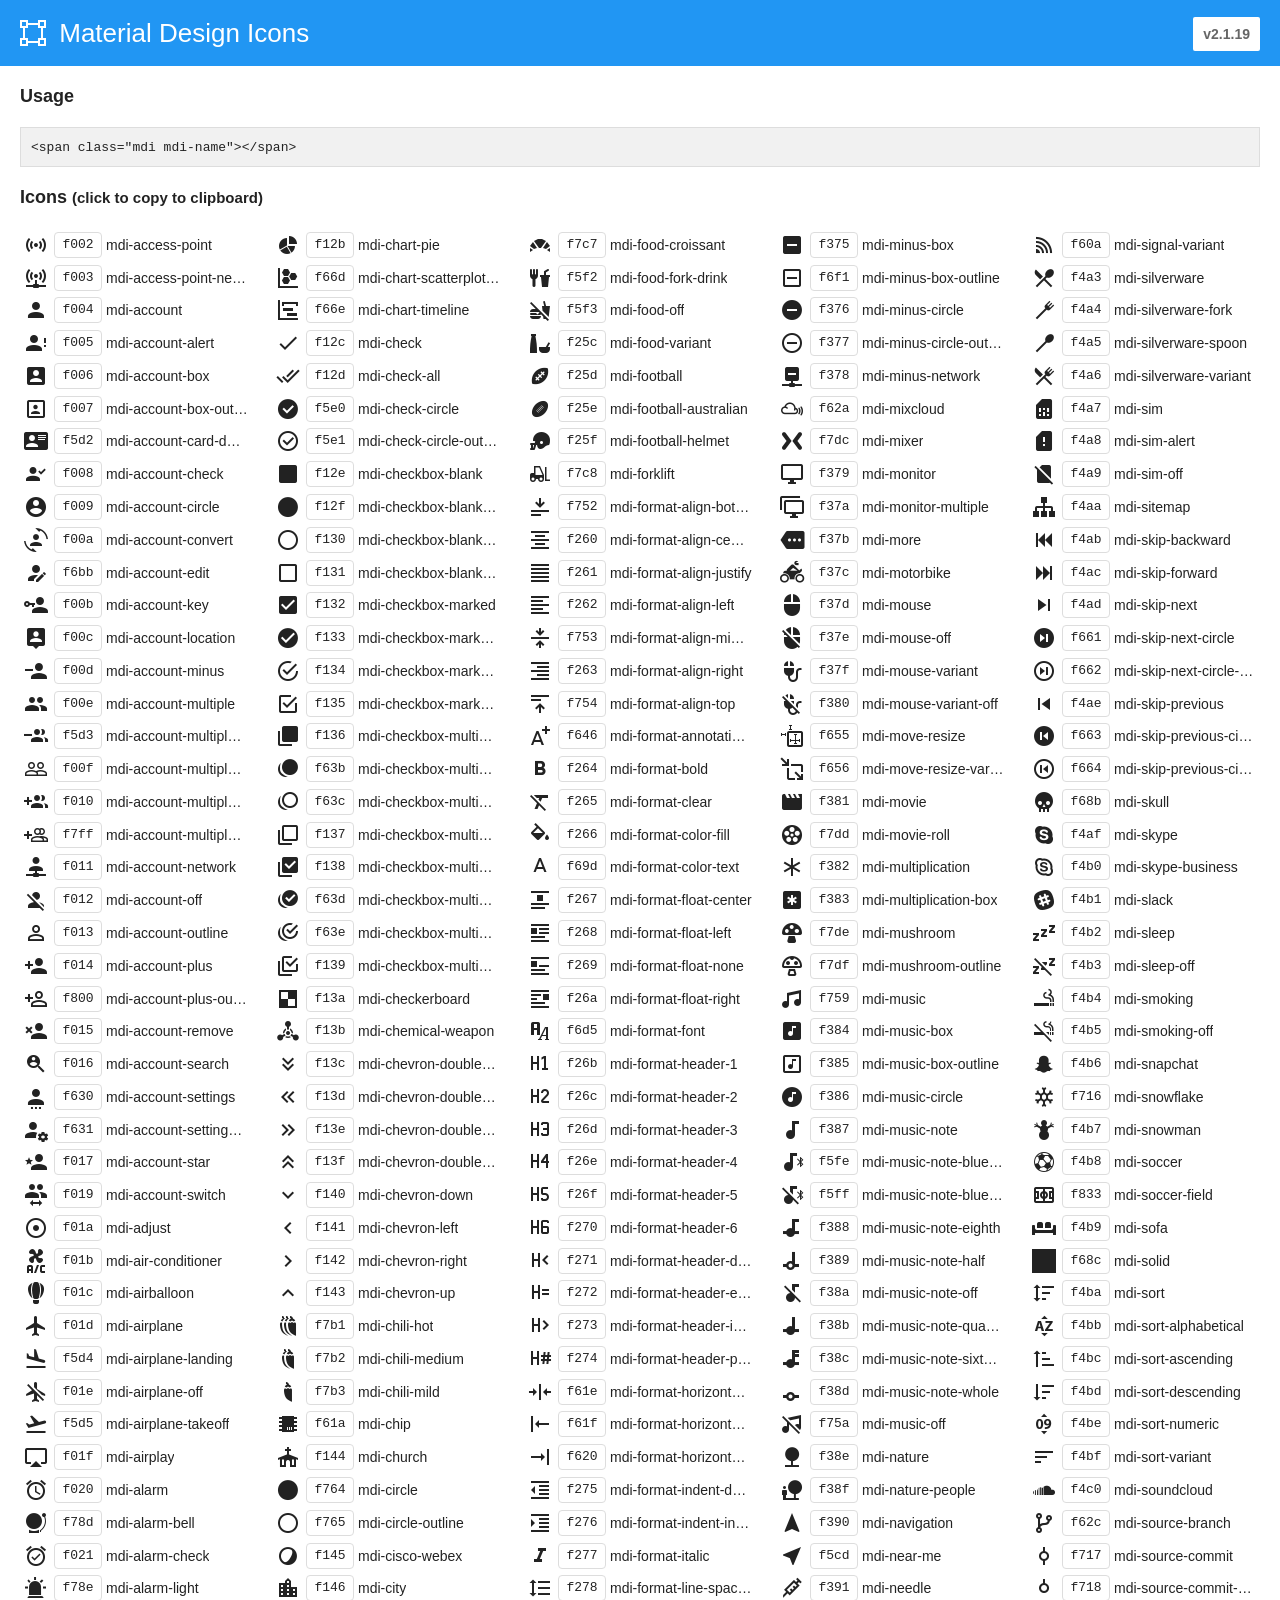
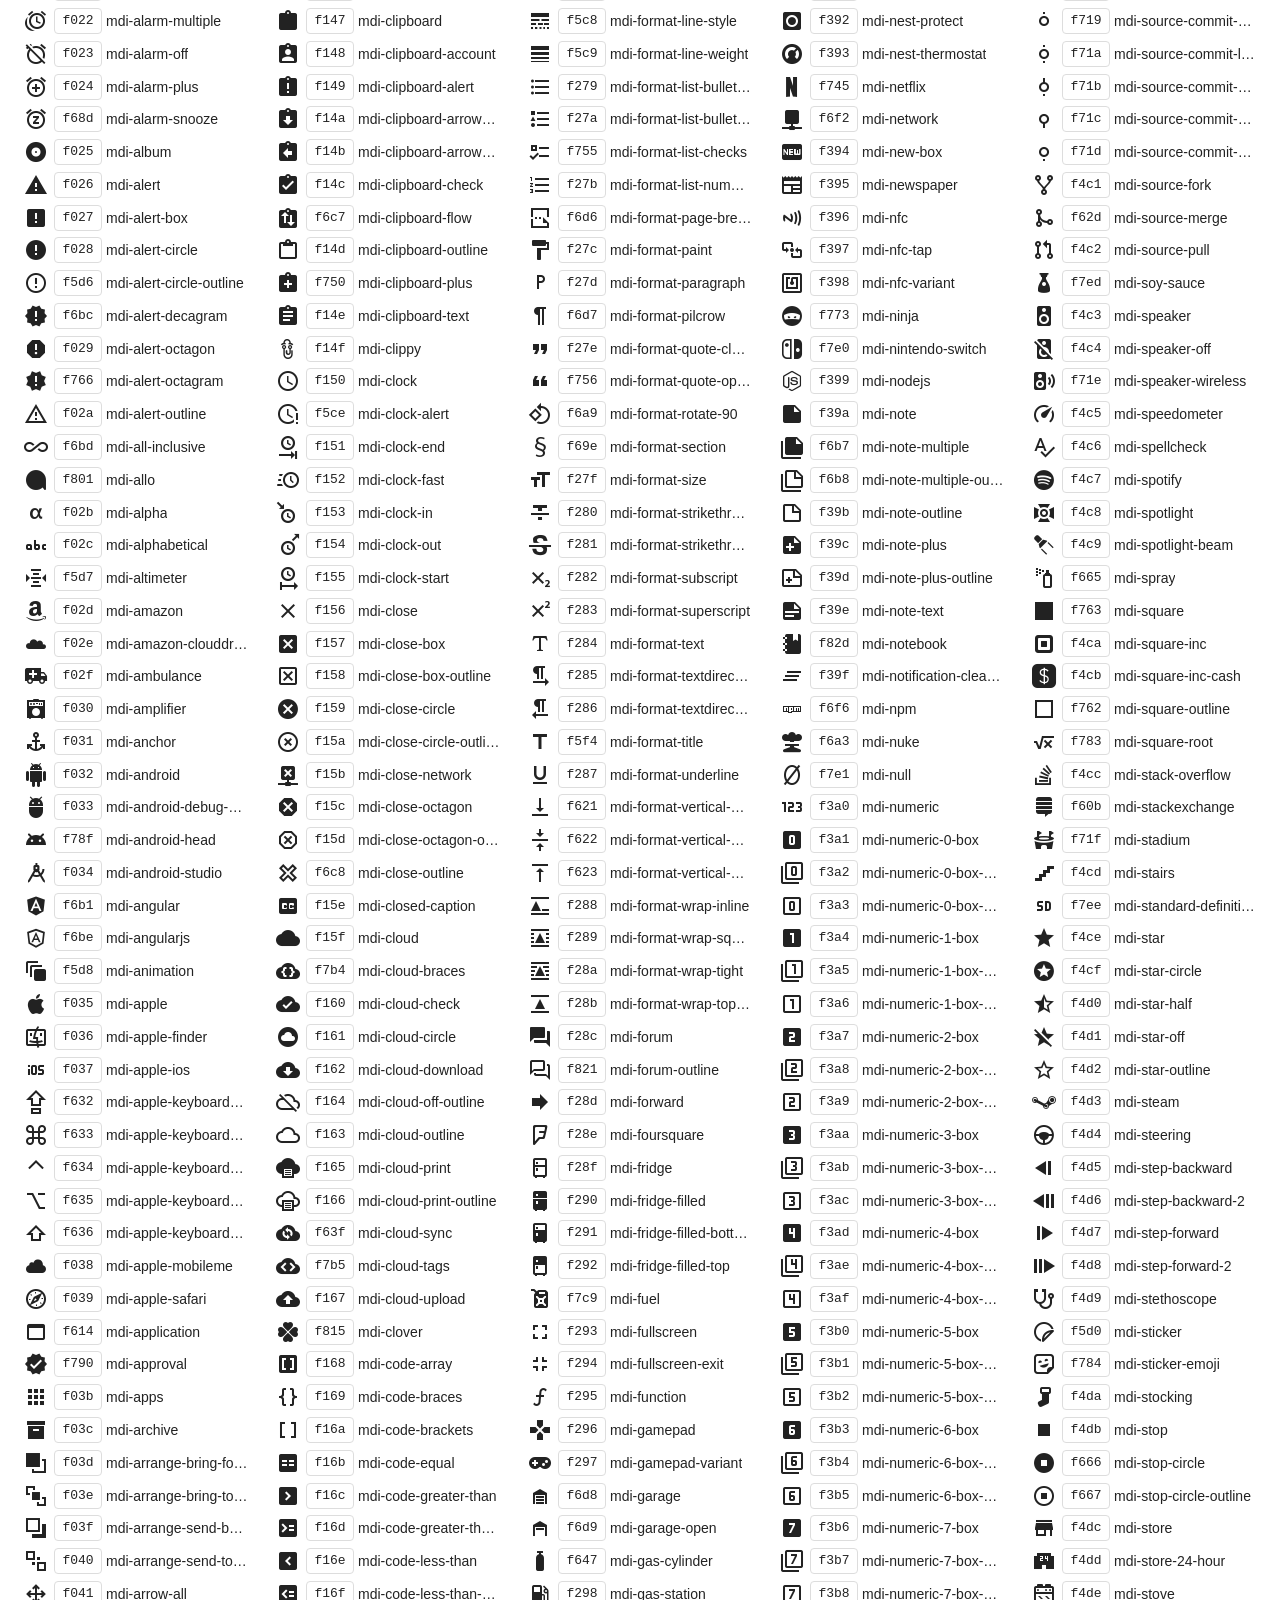
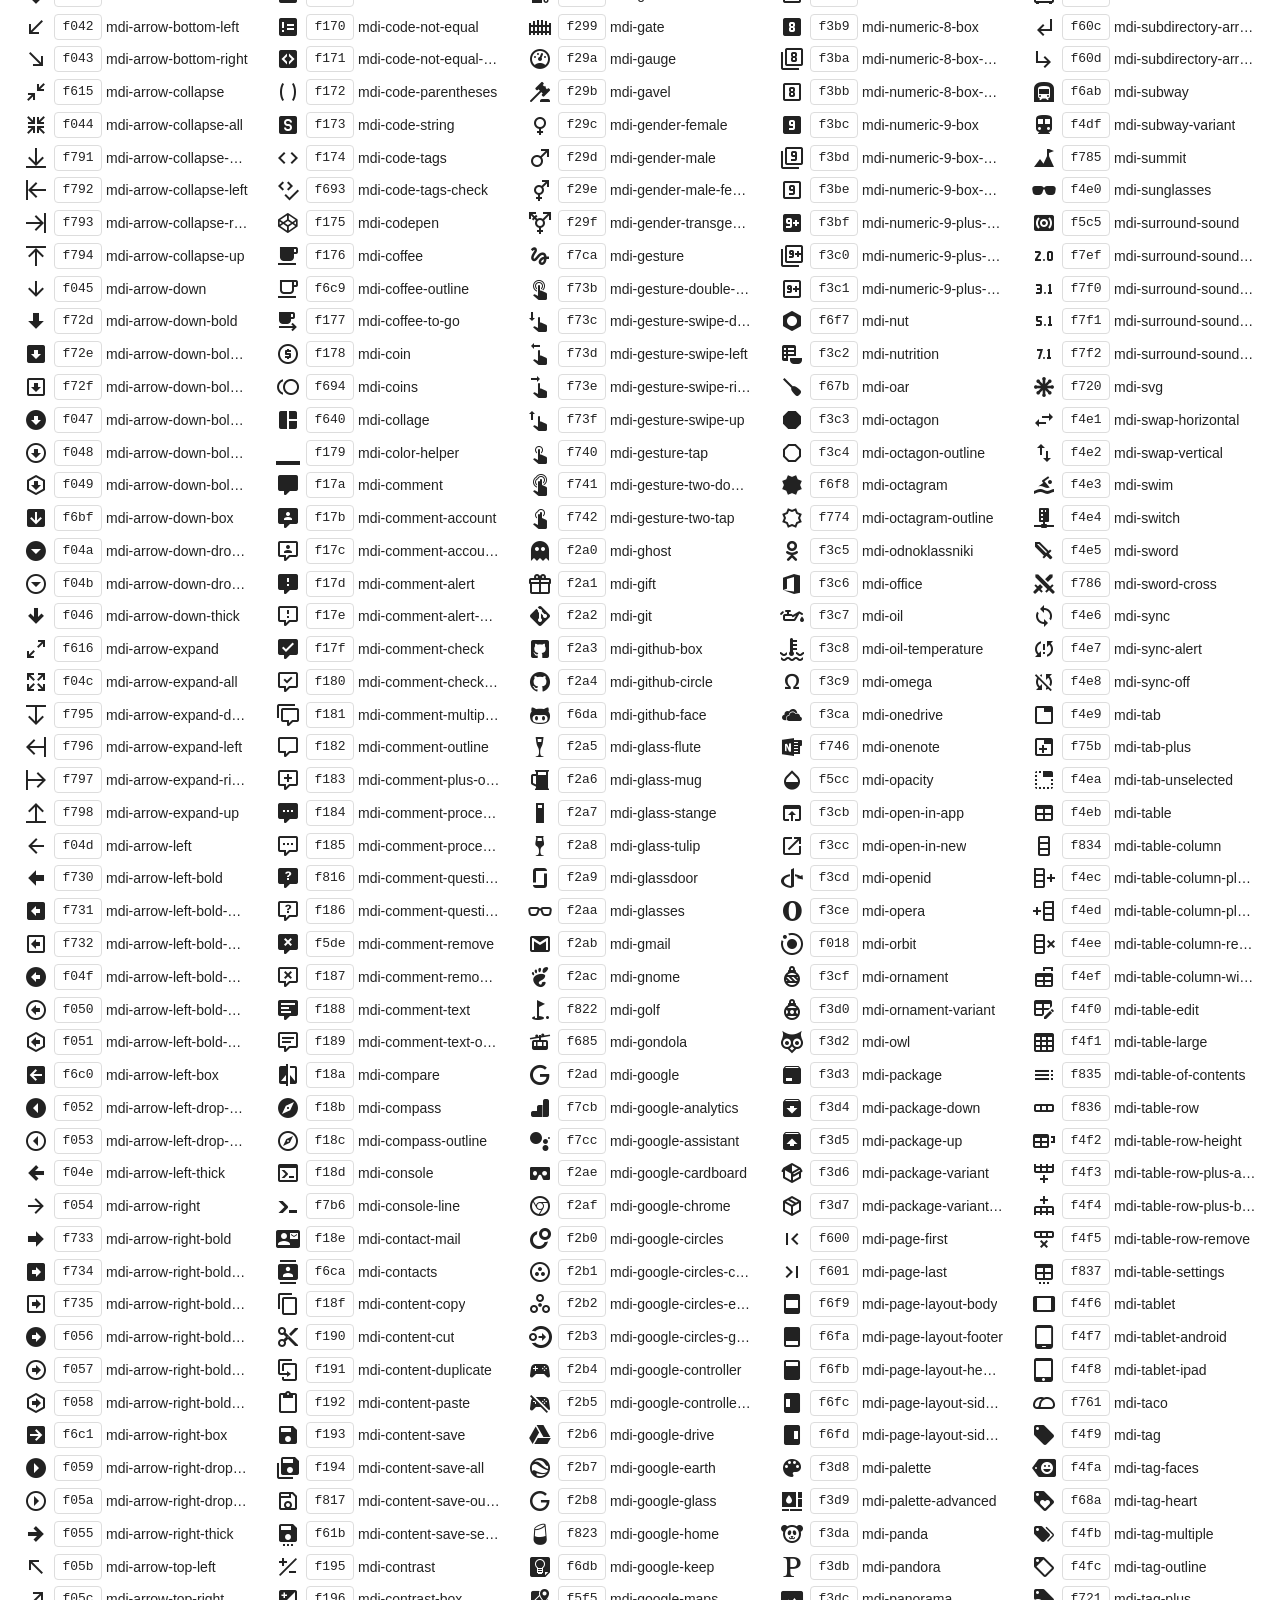
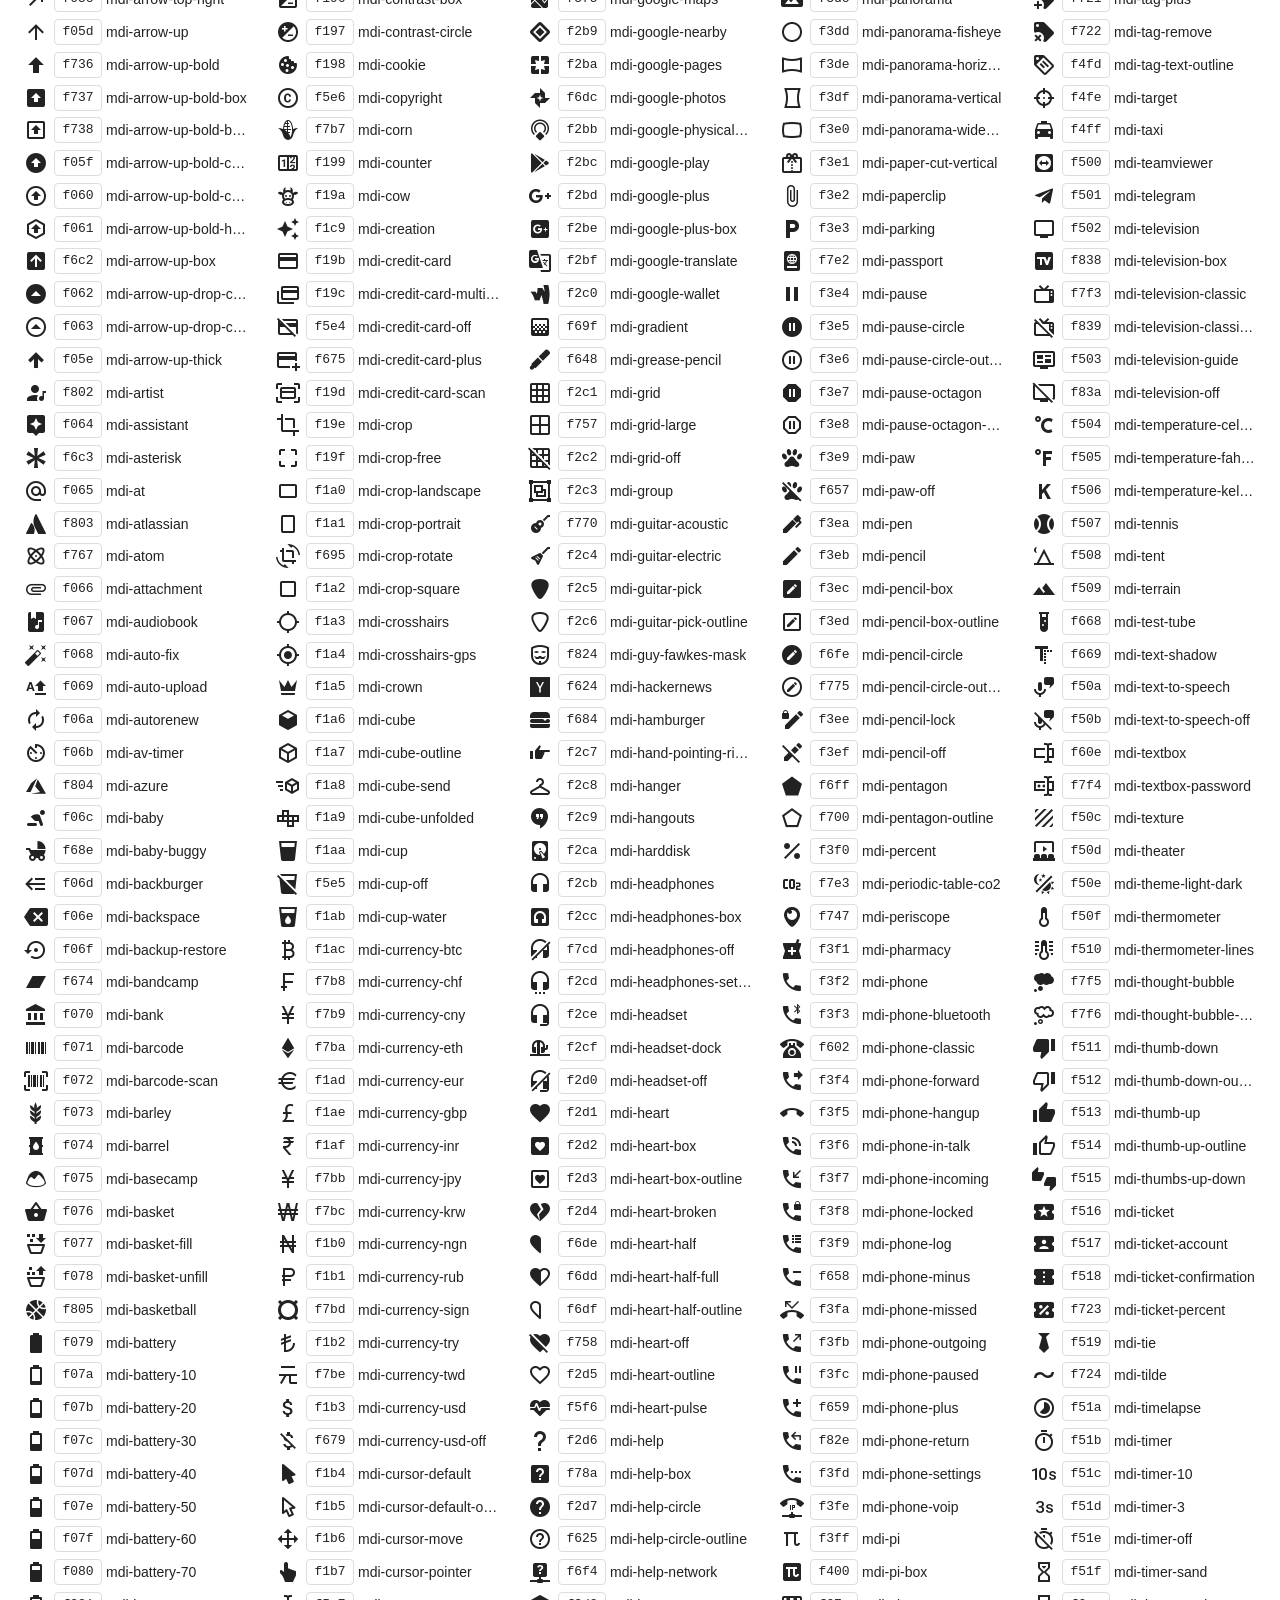
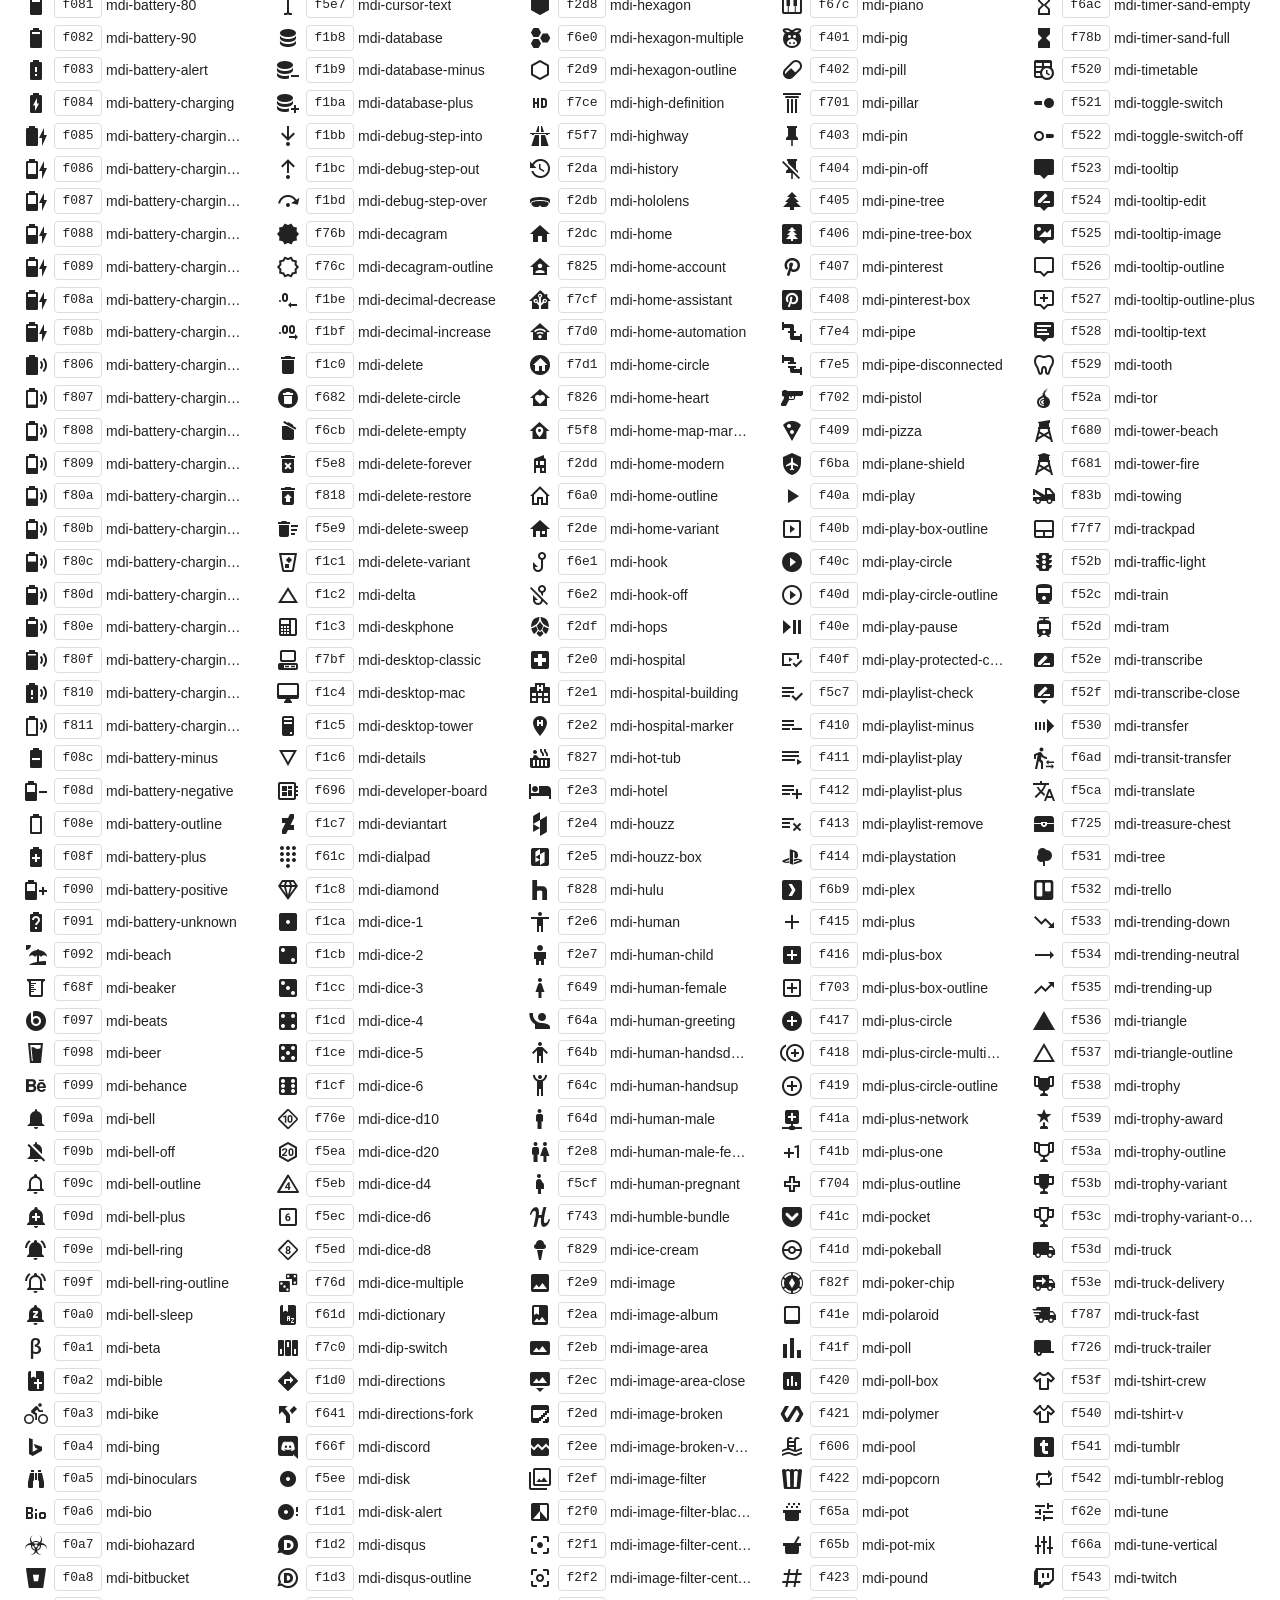
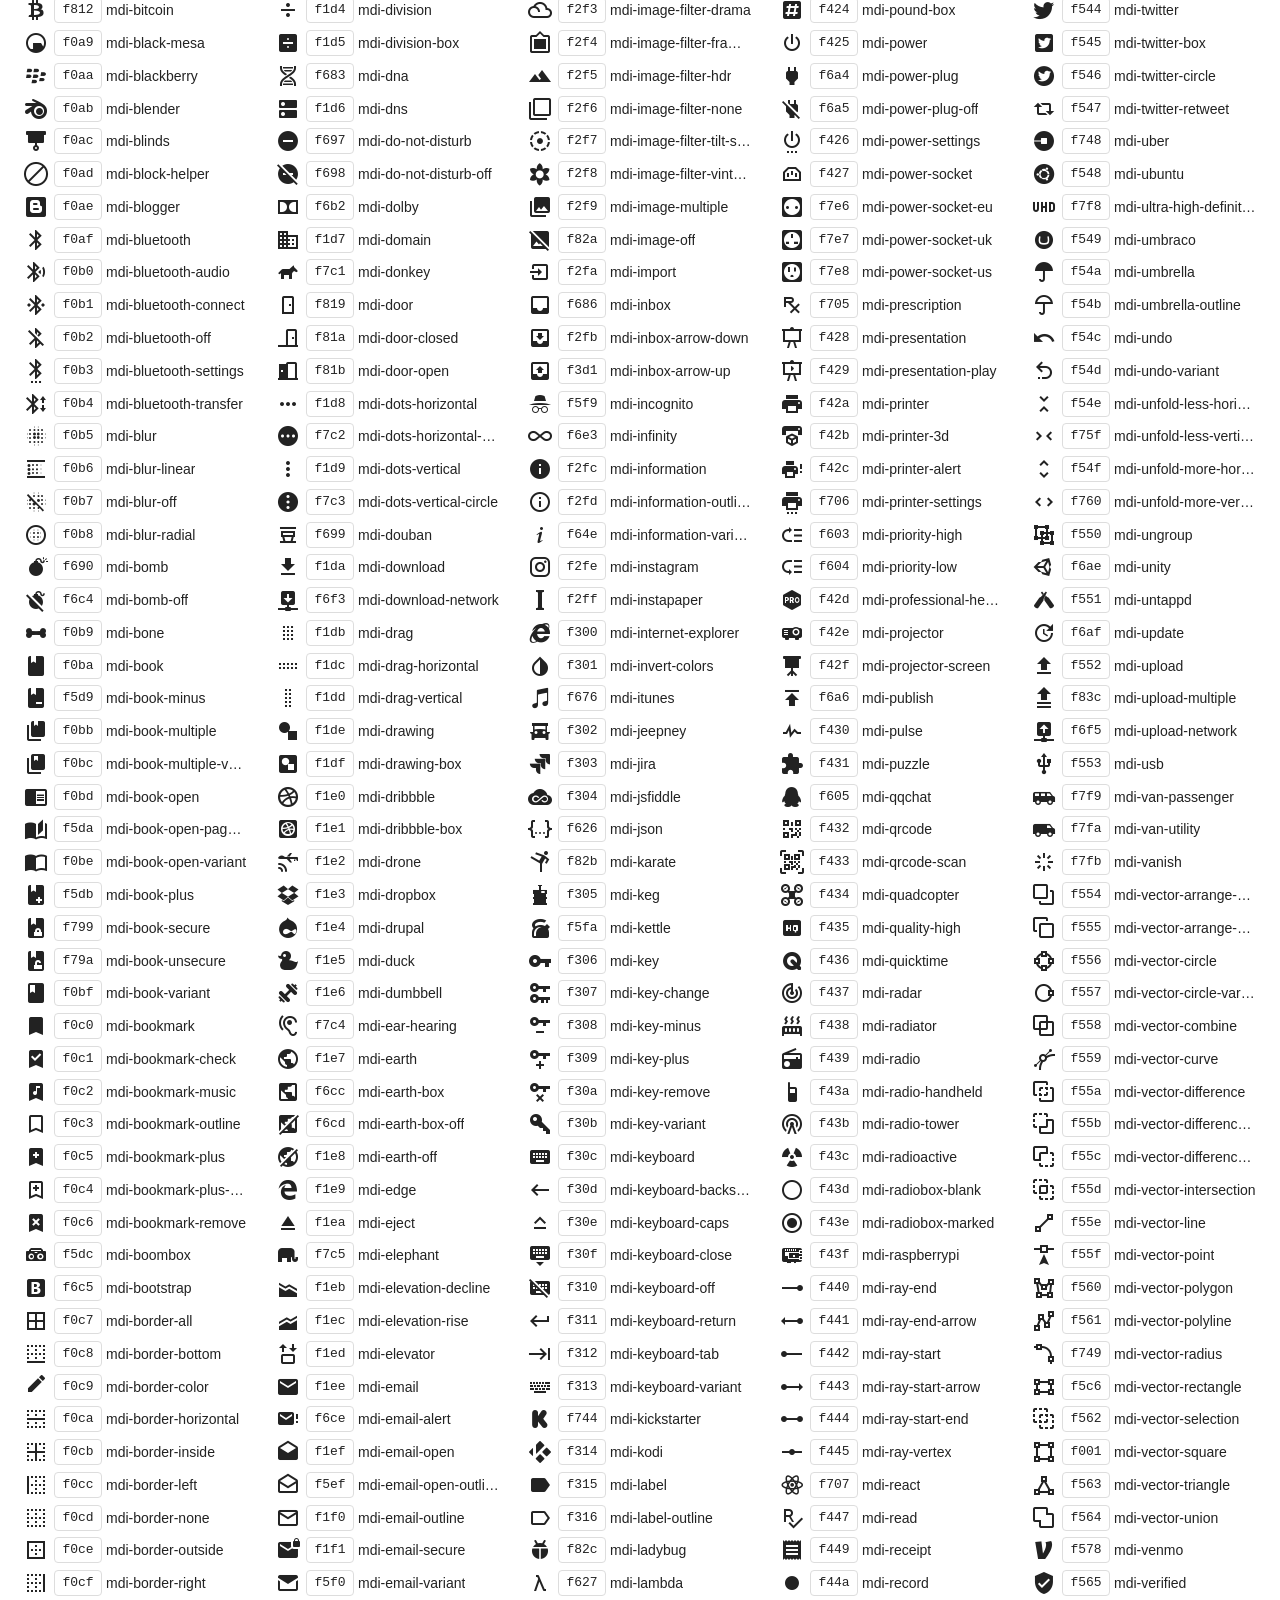
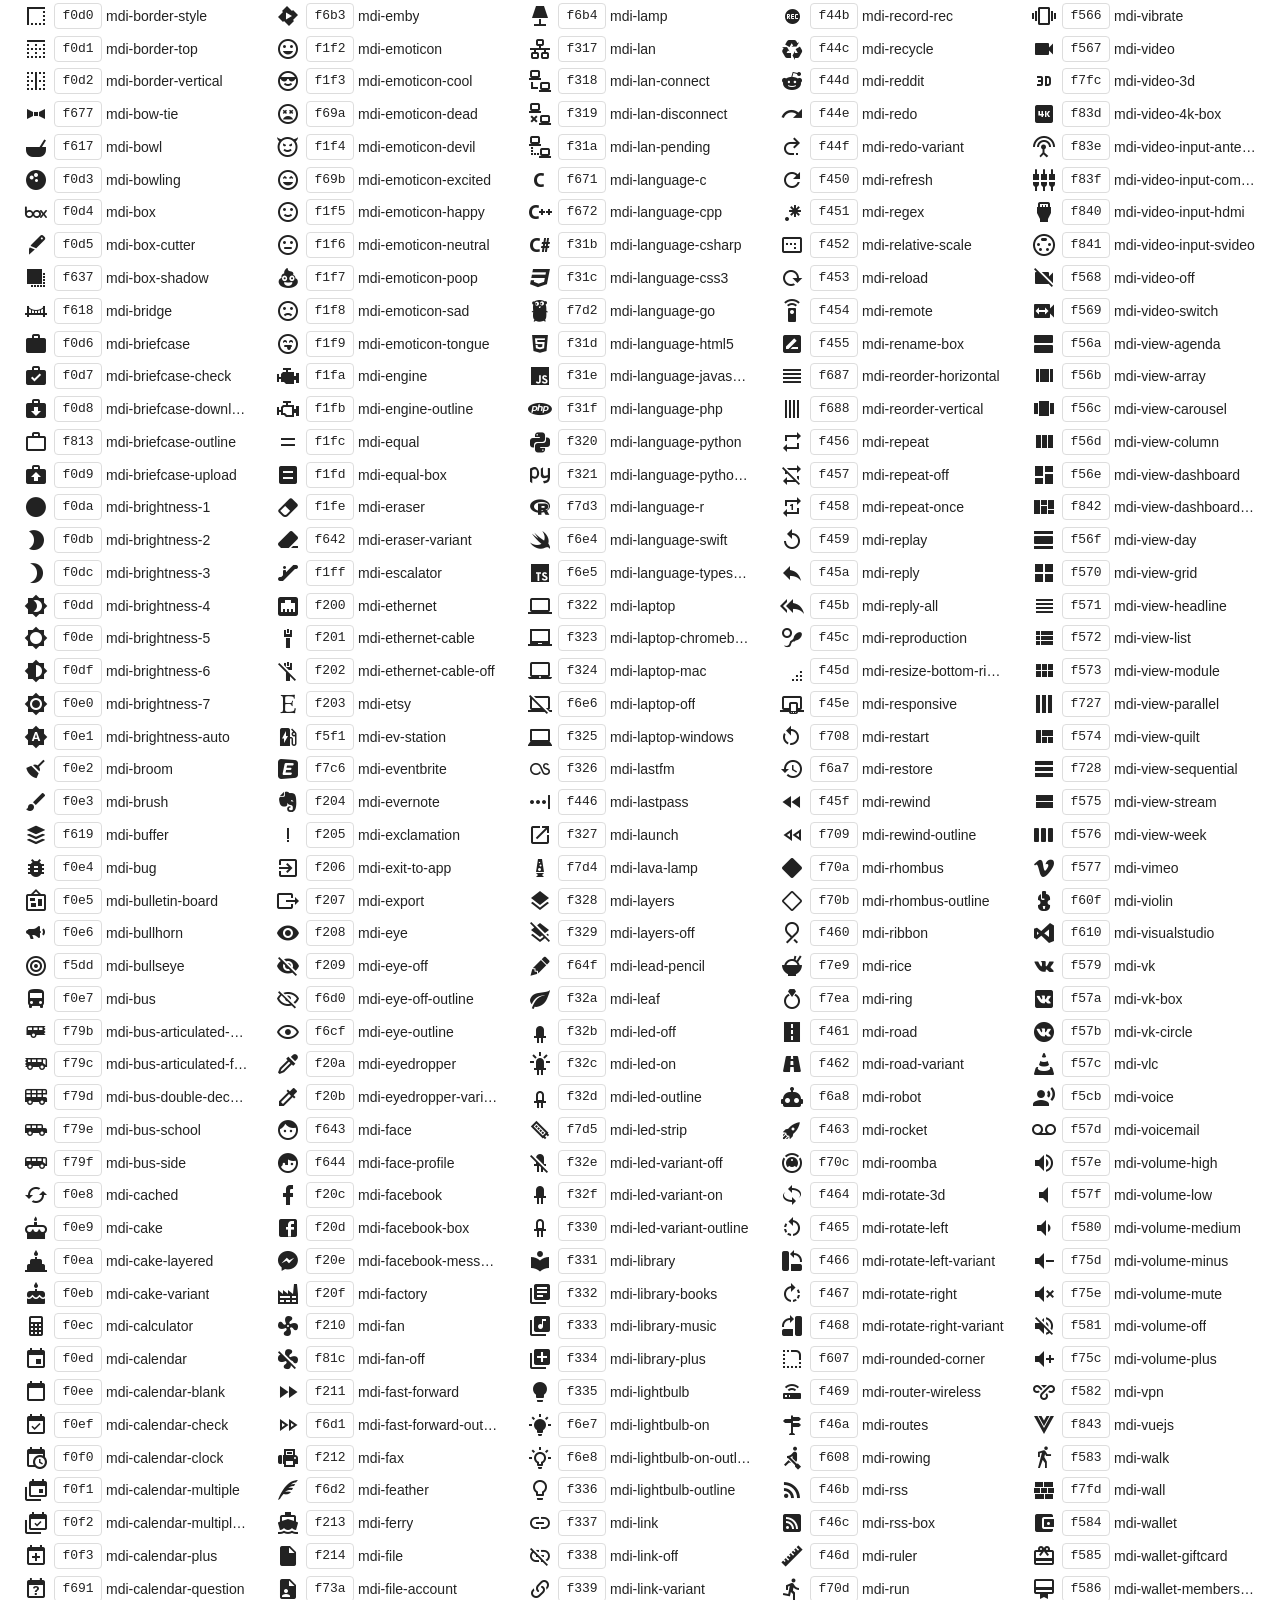
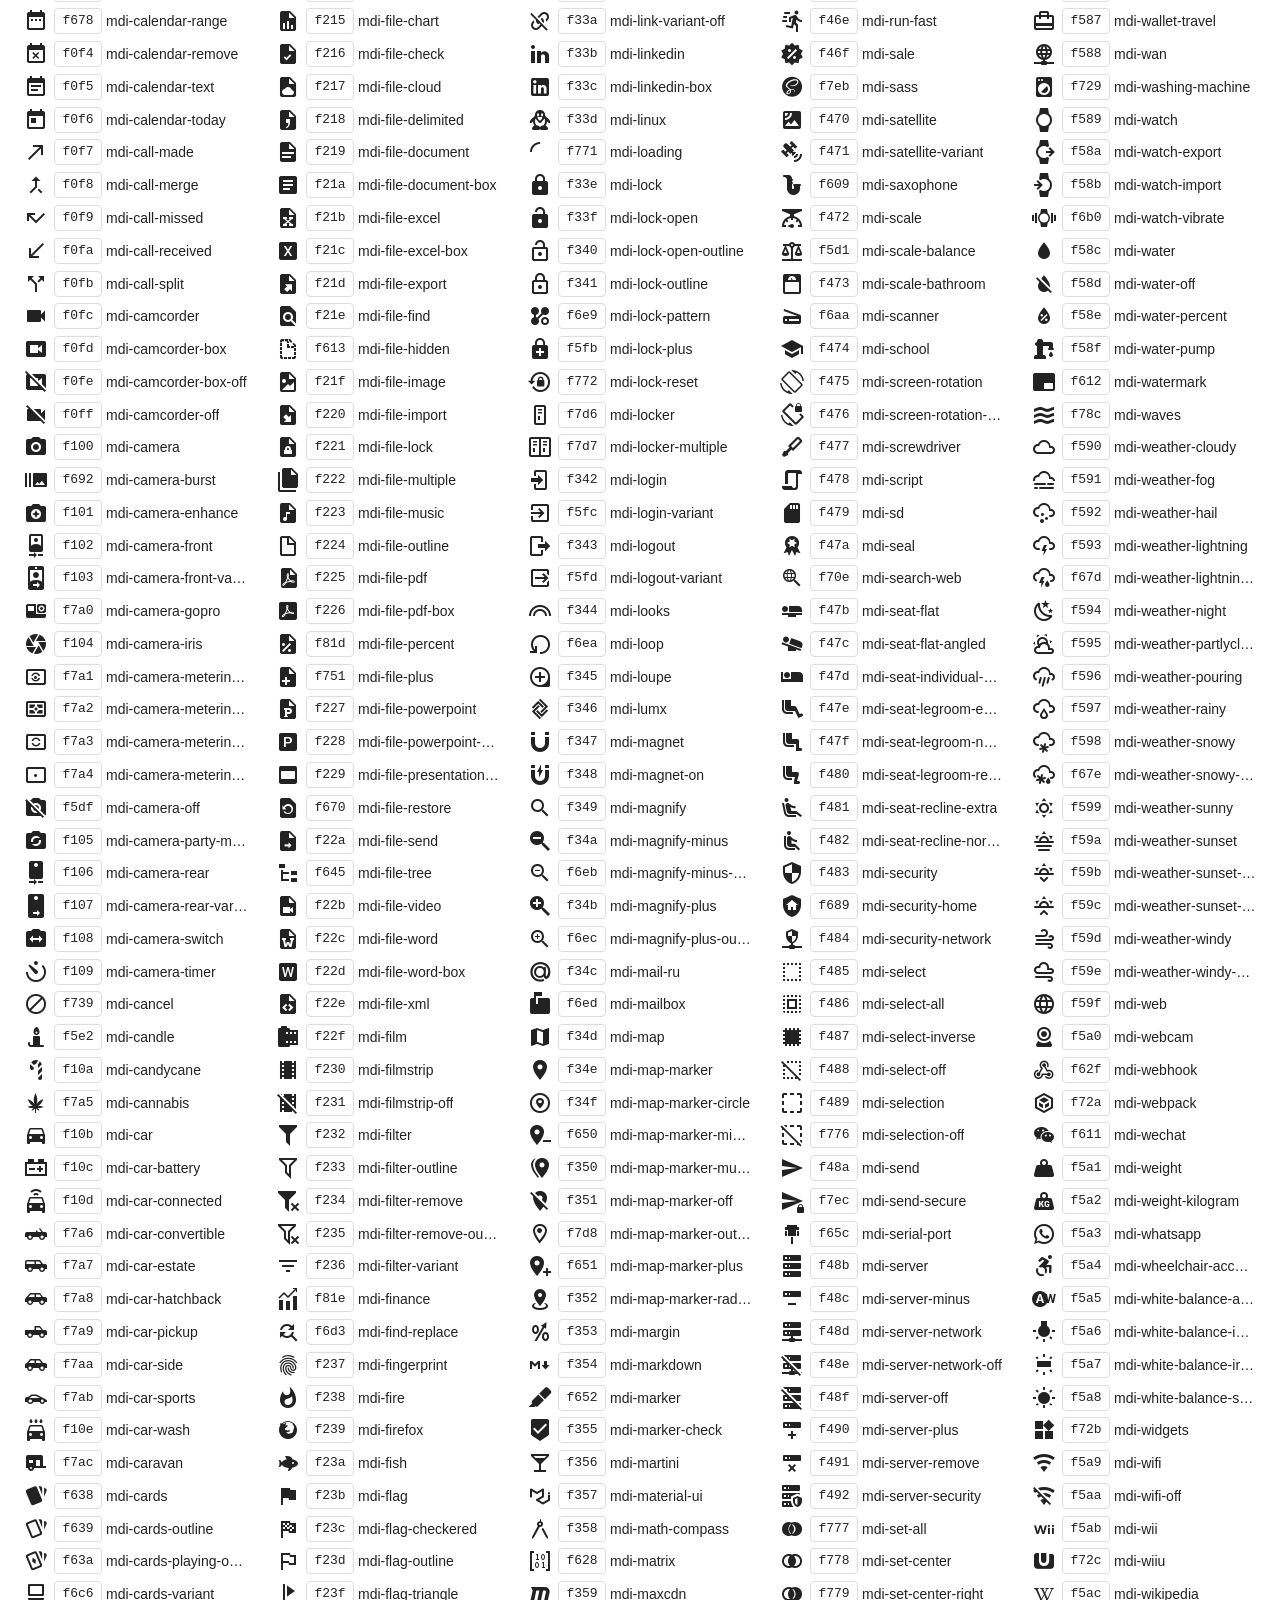
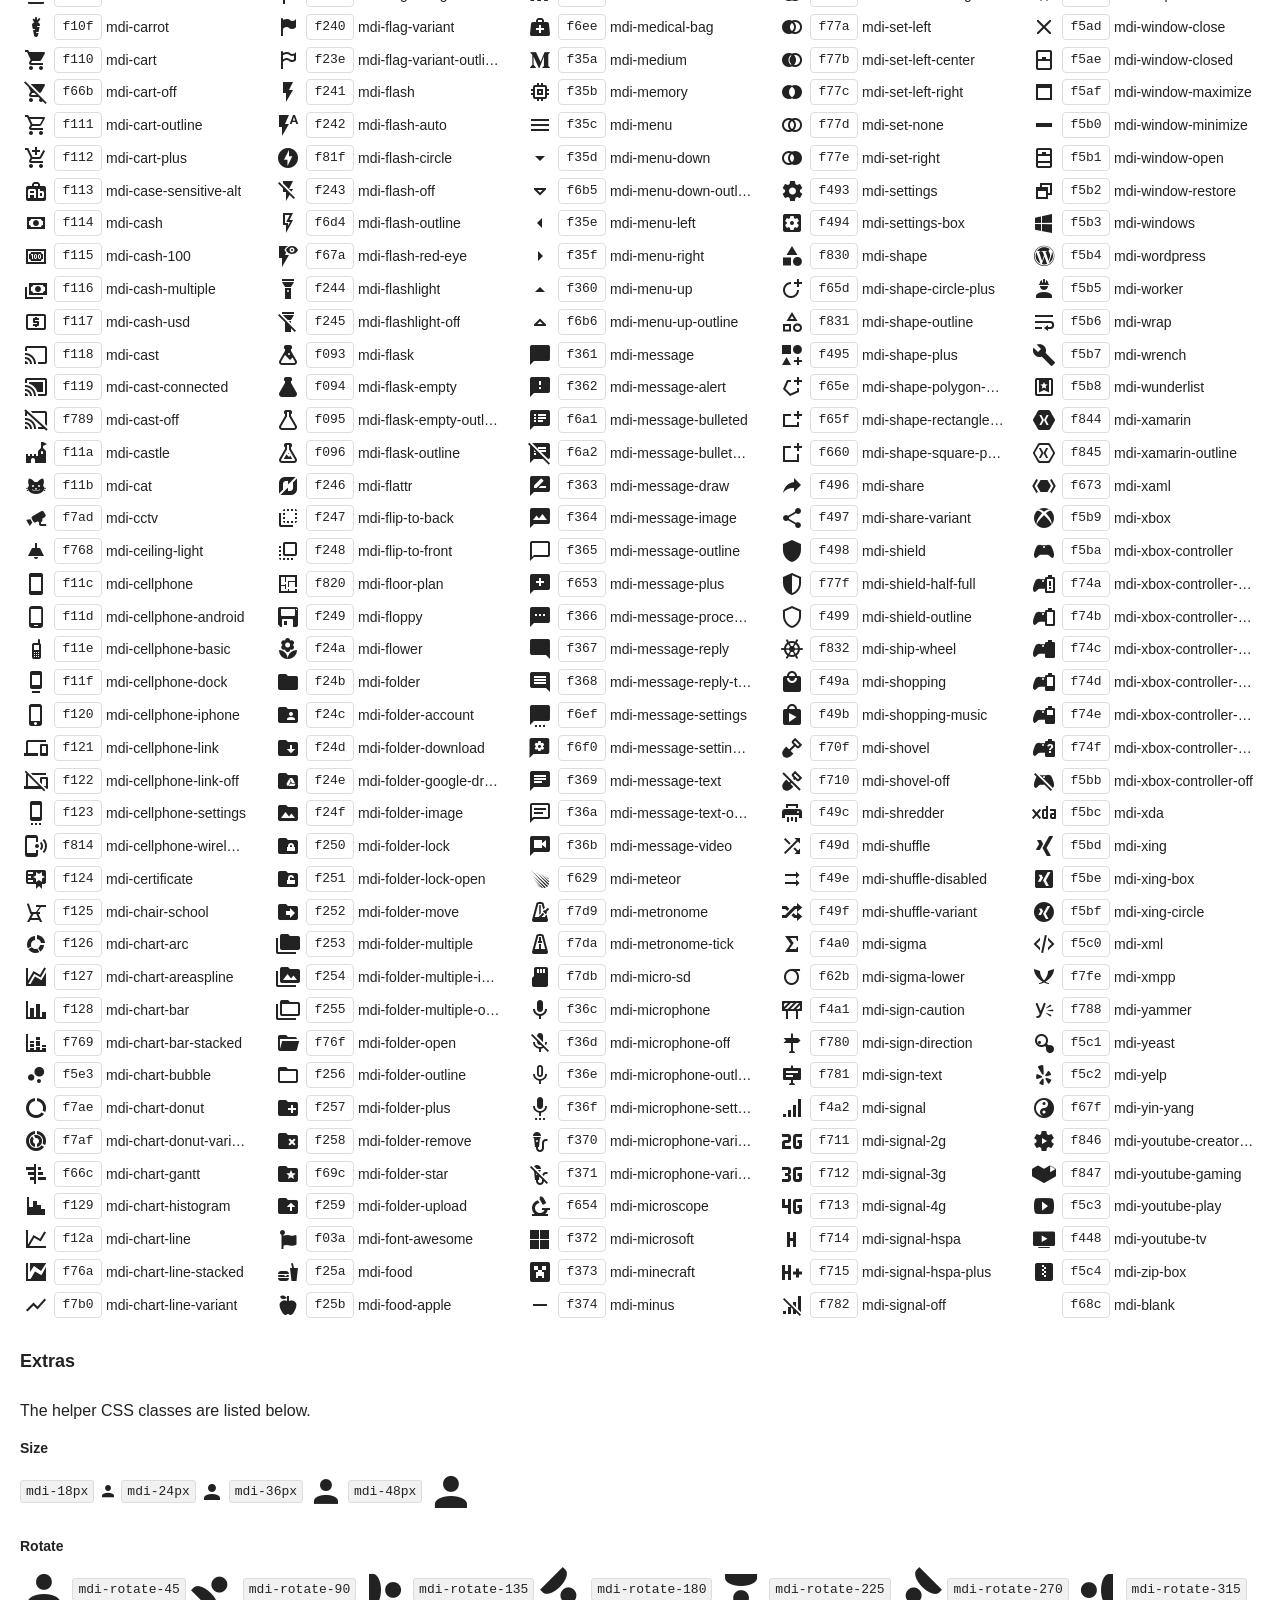
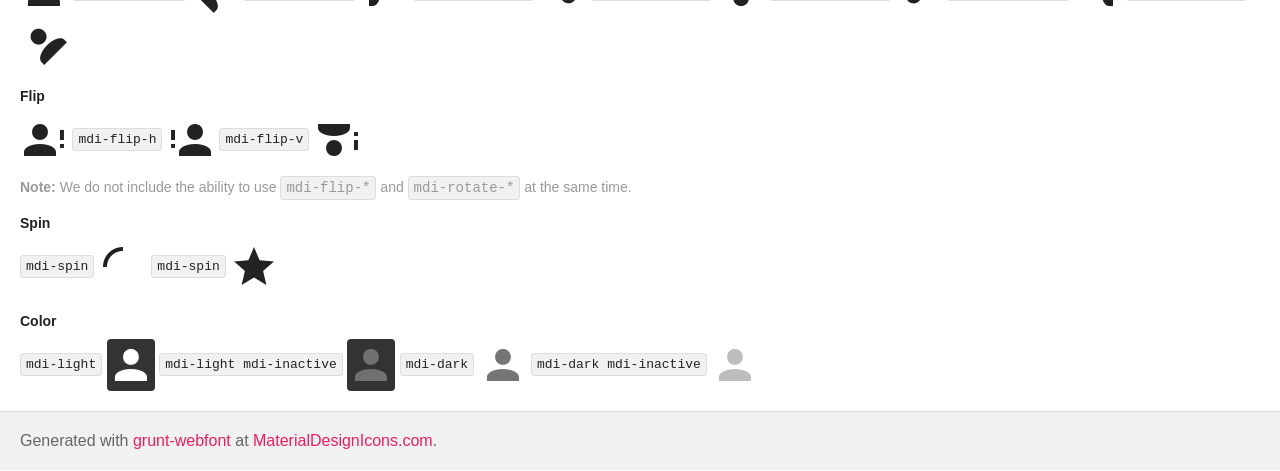
<file: src/main/resources/static/public/vendors/iconfonts/mdi/preview.html>
<!doctype html>
<html>
<head>
    <meta charset="utf-8" />
    <title>Material Design Icons</title>
    <style>
        * {
            margin: 0;
            padding: 0;
        }

        body {
            margin: 0;
            padding: 0;
            background: #fff;
            color: #222;
        }

        h1, h2, h3, p, div, footer {
            font-family: "Helvetica Neue", Arial, sans-serif;
        }

        h1 {
            padding: 20px 20px 16px 20px;
            font-size: 26px;
            line-height: 26px;
            font-weight: normal;
            color: #FFF;
            background-color: #2196F3;
        }

        h1 svg {
            vertical-align: middle;
            width: 26px;
            height: 26px;
            margin: 0 6px 4px 0;
        }

        h1 svg path {
            fill: #FFF;
        }

        h1 .version {
            font-size: 14px;
            background: #FFF;
            padding: 4px 10px;
            float: right;
            border-radius: 2px;
            margin: -3px 0 0 0;
            color: #666;
            font-weight: bold;
        }

        h1 .version::before {
            content: 'v';
        }

        h2 {
            font-size: 18px;
            padding: 20px;
        }

        h3 {
            font-size: 14px;
            padding: 10px 20px 0 20px;
            font-weight: bold;
        }

        p {
            padding: 10px 20px;
        }

        p code {
            display: inline-block;
            vertical-align: middle;
            background: #F1F1F1;
            padding: 3px 5px;
            border-radius: 3px;
            border: 1px solid #DDD;
        }

        p i.mdi {
            vertical-align: middle;
            border-radius: 4px;
            display: inline-block;
        }

        p i.mdi.dark-demo {
            background: #333;
        }

        p.note {
            color: #999;
            font-size: 14px;
            padding: 0 20px 5px 20px;
        }

        .icons {
            padding: 0 20px 10px 20px;
            -webkit-column-count: 5;
            -moz-column-count: 5;
            column-count: 5;
            -webkit-column-gap: 20px;
            -moz-column-gap: 20px;
            column-gap: 20px;
        }

        .icons div {
            line-height: 2em;
        }

        .icons div span {
            cursor: pointer;
            font-size: 14px;
            text-overflow: ellipsis;
            display: inline-block;
            max-width: calc(100% - 90px);
            overflow: hidden;
            vertical-align: middle;
            white-space: nowrap;
        }

        .icons div code:hover,
        .icons div span:hover,
        .icons div i:hover {
            color: #3c90be;
        }

        .icons div code:hover {
            border-color: #3c90be;
        }

        .icons div code {
            border: 1px solid #DDD;
            width: 46px;
            margin-left: 2px;
            margin-right: 4px;
            border-radius: 4px;
            display: inline-block;
            vertical-align: middle;
            text-align: center;
            line-height: 24px;
            cursor: pointer;
        }

        .icons div i {
            display: inline-block;
            width: 32px;
            height: 24px;
            text-align: center;
            vertical-align: middle;
            cursor: pointer;
            line-height: 24px;
        }

        .icons .mdi:before {
            font-size: 24px;
        }

        pre {
            margin: 0 20px;
            font-family: Consolas, monospace;
            padding: 10px;
            border: 1px solid #DDD;
            background: #F1F1F1;
        }

        div.copied {
            position: fixed;
            top: 100px;
            left: 50%;
            width: 200px;
            text-align: center;
            color: #3c763d;
            background-color: #dff0d8;
            border: 1px solid #d6e9c6;
            padding: 10px 15px;
            border-radius: 4px;
            margin-left: -100px;
            box-shadow: 0 0 10px rgba(0, 0, 0, 0.2);
        }

        footer {
            padding: 20px;
            color: #666;
            border-top: 1px solid #DDD;
            background: #F1F1F1;
        }

        footer a {
            color: #e91e63;
            text-decoration: none;
        }
    </style>
    <link href="css/materialdesignicons.min.css" media="all" rel="stylesheet" type="text/css" />
</head>
<body>
    <h1>
        <svg>
            <path d="M0,0H8V3H18V0H26V8H23V18H26V26H18V23H8V21H18V18H21V8H18V5H8V8H5V18H8V26H0V18H3V8H0V0M2,2V6H6V2H2M2,20V24H6V20H2M20,2V6H24V2H20M20,20V24H24V20H20Z"></path>
        </svg>
        Material Design Icons
        <span class="version">2.1.19</span>
    </h1>

    <h2>Usage</h2>
    <pre><code>&lt;span class=&quot;mdi mdi-<span id="name">name</span>&quot;&gt;&lt;/span&gt;</code></pre>

    <h2>Icons <small>(click to copy to clipboard)</small></h2>
    <div class="icons" id="icons"></div>

    <h2>Extras</h2>

    <p>The helper CSS classes are listed below.</p>

    <h3>Size</h3>

    <p>
        <code>mdi-18px</code> <i class="mdi mdi-18px mdi-account"></i>
        <code>mdi-24px</code> <i class="mdi mdi-24px mdi-account"></i>
        <code>mdi-36px</code> <i class="mdi mdi-36px mdi-account"></i>
        <code>mdi-48px</code> <i class="mdi mdi-48px mdi-account"></i>
    </p>

    <h3>Rotate</h3>

    <p>
        <i class="mdi mdi-48px mdi-account"></i>
        <code>mdi-rotate-45</code> <i class="mdi mdi-48px mdi-rotate-45 mdi-account"></i>
        <code>mdi-rotate-90</code> <i class="mdi mdi-48px mdi-rotate-90 mdi-account"></i>
        <code>mdi-rotate-135</code> <i class="mdi mdi-48px mdi-rotate-135 mdi-account"></i>
        <code>mdi-rotate-180</code> <i class="mdi mdi-48px mdi-rotate-180 mdi-account"></i>
        <code>mdi-rotate-225</code> <i class="mdi mdi-48px mdi-rotate-225 mdi-account"></i>
        <code>mdi-rotate-270</code> <i class="mdi mdi-48px mdi-rotate-270 mdi-account"></i>
        <code>mdi-rotate-315</code> <i class="mdi mdi-48px mdi-rotate-315 mdi-account"></i>
    </p>

    <h3>Flip</h3>

    <p>
        <i class="mdi mdi-48px mdi-account-alert"></i>
        <code>mdi-flip-h</code> <i class="mdi mdi-48px mdi-flip-h mdi-account-alert"></i>
        <code>mdi-flip-v</code> <i class="mdi mdi-48px mdi-flip-v mdi-account-alert"></i>
    </p>

    <p class="note"><strong>Note:</strong> We do not include the ability to use <code>mdi-flip-*</code> and <code>mdi-rotate-*</code> at the same time.</p>

    <h3>Spin</h3>

    <p>
        <code>mdi-spin</code> <i class="mdi mdi-48px mdi-spin mdi-loading"></i>
        <code>mdi-spin</code> <i class="mdi mdi-48px mdi-spin mdi-star"></i>
    </p>

    <h3>Color</h3>

    <p style="padding-bottom:20px;">
        <code>mdi-light</code> <i class="mdi mdi-48px mdi-light mdi-account dark-demo"></i>
        <code>mdi-light mdi-inactive</code> <i class="mdi mdi-48px mdi-light mdi-inactive mdi-account dark-demo"></i>
        <code>mdi-dark</code> <i class="mdi mdi-48px mdi-dark mdi-account"></i>
        <code>mdi-dark mdi-inactive</code> <i class="mdi mdi-48px mdi-dark mdi-inactive mdi-account"></i>
    </p>

    <footer>Generated with <a href="https://github.com/sapegin/grunt-webfont">grunt-webfont</a> at <a href="http://materialdesignicons.com/">MaterialDesignIcons.com</a>.</footer>

    <script type="text/javascript">
        (function () {
            var icons = [{"name":"access-point","hex":"f002"},{"name":"access-point-network","hex":"f003"},{"name":"account","hex":"f004"},{"name":"account-alert","hex":"f005"},{"name":"account-box","hex":"f006"},{"name":"account-box-outline","hex":"f007"},{"name":"account-card-details","hex":"f5d2"},{"name":"account-check","hex":"f008"},{"name":"account-circle","hex":"f009"},{"name":"account-convert","hex":"f00a"},{"name":"account-edit","hex":"f6bb"},{"name":"account-key","hex":"f00b"},{"name":"account-location","hex":"f00c"},{"name":"account-minus","hex":"f00d"},{"name":"account-multiple","hex":"f00e"},{"name":"account-multiple-minus","hex":"f5d3"},{"name":"account-multiple-outline","hex":"f00f"},{"name":"account-multiple-plus","hex":"f010"},{"name":"account-multiple-plus-outline","hex":"f7ff"},{"name":"account-network","hex":"f011"},{"name":"account-off","hex":"f012"},{"name":"account-outline","hex":"f013"},{"name":"account-plus","hex":"f014"},{"name":"account-plus-outline","hex":"f800"},{"name":"account-remove","hex":"f015"},{"name":"account-search","hex":"f016"},{"name":"account-settings","hex":"f630"},{"name":"account-settings-variant","hex":"f631"},{"name":"account-star","hex":"f017"},{"name":"account-switch","hex":"f019"},{"name":"adjust","hex":"f01a"},{"name":"air-conditioner","hex":"f01b"},{"name":"airballoon","hex":"f01c"},{"name":"airplane","hex":"f01d"},{"name":"airplane-landing","hex":"f5d4"},{"name":"airplane-off","hex":"f01e"},{"name":"airplane-takeoff","hex":"f5d5"},{"name":"airplay","hex":"f01f"},{"name":"alarm","hex":"f020"},{"name":"alarm-bell","hex":"f78d"},{"name":"alarm-check","hex":"f021"},{"name":"alarm-light","hex":"f78e"},{"name":"alarm-multiple","hex":"f022"},{"name":"alarm-off","hex":"f023"},{"name":"alarm-plus","hex":"f024"},{"name":"alarm-snooze","hex":"f68d"},{"name":"album","hex":"f025"},{"name":"alert","hex":"f026"},{"name":"alert-box","hex":"f027"},{"name":"alert-circle","hex":"f028"},{"name":"alert-circle-outline","hex":"f5d6"},{"name":"alert-decagram","hex":"f6bc"},{"name":"alert-octagon","hex":"f029"},{"name":"alert-octagram","hex":"f766"},{"name":"alert-outline","hex":"f02a"},{"name":"all-inclusive","hex":"f6bd"},{"name":"allo","hex":"f801"},{"name":"alpha","hex":"f02b"},{"name":"alphabetical","hex":"f02c"},{"name":"altimeter","hex":"f5d7"},{"name":"amazon","hex":"f02d"},{"name":"amazon-clouddrive","hex":"f02e"},{"name":"ambulance","hex":"f02f"},{"name":"amplifier","hex":"f030"},{"name":"anchor","hex":"f031"},{"name":"android","hex":"f032"},{"name":"android-debug-bridge","hex":"f033"},{"name":"android-head","hex":"f78f"},{"name":"android-studio","hex":"f034"},{"name":"angular","hex":"f6b1"},{"name":"angularjs","hex":"f6be"},{"name":"animation","hex":"f5d8"},{"name":"apple","hex":"f035"},{"name":"apple-finder","hex":"f036"},{"name":"apple-ios","hex":"f037"},{"name":"apple-keyboard-caps","hex":"f632"},{"name":"apple-keyboard-command","hex":"f633"},{"name":"apple-keyboard-control","hex":"f634"},{"name":"apple-keyboard-option","hex":"f635"},{"name":"apple-keyboard-shift","hex":"f636"},{"name":"apple-mobileme","hex":"f038"},{"name":"apple-safari","hex":"f039"},{"name":"application","hex":"f614"},{"name":"approval","hex":"f790"},{"name":"apps","hex":"f03b"},{"name":"archive","hex":"f03c"},{"name":"arrange-bring-forward","hex":"f03d"},{"name":"arrange-bring-to-front","hex":"f03e"},{"name":"arrange-send-backward","hex":"f03f"},{"name":"arrange-send-to-back","hex":"f040"},{"name":"arrow-all","hex":"f041"},{"name":"arrow-bottom-left","hex":"f042"},{"name":"arrow-bottom-right","hex":"f043"},{"name":"arrow-collapse","hex":"f615"},{"name":"arrow-collapse-all","hex":"f044"},{"name":"arrow-collapse-down","hex":"f791"},{"name":"arrow-collapse-left","hex":"f792"},{"name":"arrow-collapse-right","hex":"f793"},{"name":"arrow-collapse-up","hex":"f794"},{"name":"arrow-down","hex":"f045"},{"name":"arrow-down-bold","hex":"f72d"},{"name":"arrow-down-bold-box","hex":"f72e"},{"name":"arrow-down-bold-box-outline","hex":"f72f"},{"name":"arrow-down-bold-circle","hex":"f047"},{"name":"arrow-down-bold-circle-outline","hex":"f048"},{"name":"arrow-down-bold-hexagon-outline","hex":"f049"},{"name":"arrow-down-box","hex":"f6bf"},{"name":"arrow-down-drop-circle","hex":"f04a"},{"name":"arrow-down-drop-circle-outline","hex":"f04b"},{"name":"arrow-down-thick","hex":"f046"},{"name":"arrow-expand","hex":"f616"},{"name":"arrow-expand-all","hex":"f04c"},{"name":"arrow-expand-down","hex":"f795"},{"name":"arrow-expand-left","hex":"f796"},{"name":"arrow-expand-right","hex":"f797"},{"name":"arrow-expand-up","hex":"f798"},{"name":"arrow-left","hex":"f04d"},{"name":"arrow-left-bold","hex":"f730"},{"name":"arrow-left-bold-box","hex":"f731"},{"name":"arrow-left-bold-box-outline","hex":"f732"},{"name":"arrow-left-bold-circle","hex":"f04f"},{"name":"arrow-left-bold-circle-outline","hex":"f050"},{"name":"arrow-left-bold-hexagon-outline","hex":"f051"},{"name":"arrow-left-box","hex":"f6c0"},{"name":"arrow-left-drop-circle","hex":"f052"},{"name":"arrow-left-drop-circle-outline","hex":"f053"},{"name":"arrow-left-thick","hex":"f04e"},{"name":"arrow-right","hex":"f054"},{"name":"arrow-right-bold","hex":"f733"},{"name":"arrow-right-bold-box","hex":"f734"},{"name":"arrow-right-bold-box-outline","hex":"f735"},{"name":"arrow-right-bold-circle","hex":"f056"},{"name":"arrow-right-bold-circle-outline","hex":"f057"},{"name":"arrow-right-bold-hexagon-outline","hex":"f058"},{"name":"arrow-right-box","hex":"f6c1"},{"name":"arrow-right-drop-circle","hex":"f059"},{"name":"arrow-right-drop-circle-outline","hex":"f05a"},{"name":"arrow-right-thick","hex":"f055"},{"name":"arrow-top-left","hex":"f05b"},{"name":"arrow-top-right","hex":"f05c"},{"name":"arrow-up","hex":"f05d"},{"name":"arrow-up-bold","hex":"f736"},{"name":"arrow-up-bold-box","hex":"f737"},{"name":"arrow-up-bold-box-outline","hex":"f738"},{"name":"arrow-up-bold-circle","hex":"f05f"},{"name":"arrow-up-bold-circle-outline","hex":"f060"},{"name":"arrow-up-bold-hexagon-outline","hex":"f061"},{"name":"arrow-up-box","hex":"f6c2"},{"name":"arrow-up-drop-circle","hex":"f062"},{"name":"arrow-up-drop-circle-outline","hex":"f063"},{"name":"arrow-up-thick","hex":"f05e"},{"name":"artist","hex":"f802"},{"name":"assistant","hex":"f064"},{"name":"asterisk","hex":"f6c3"},{"name":"at","hex":"f065"},{"name":"atlassian","hex":"f803"},{"name":"atom","hex":"f767"},{"name":"attachment","hex":"f066"},{"name":"audiobook","hex":"f067"},{"name":"auto-fix","hex":"f068"},{"name":"auto-upload","hex":"f069"},{"name":"autorenew","hex":"f06a"},{"name":"av-timer","hex":"f06b"},{"name":"azure","hex":"f804"},{"name":"baby","hex":"f06c"},{"name":"baby-buggy","hex":"f68e"},{"name":"backburger","hex":"f06d"},{"name":"backspace","hex":"f06e"},{"name":"backup-restore","hex":"f06f"},{"name":"bandcamp","hex":"f674"},{"name":"bank","hex":"f070"},{"name":"barcode","hex":"f071"},{"name":"barcode-scan","hex":"f072"},{"name":"barley","hex":"f073"},{"name":"barrel","hex":"f074"},{"name":"basecamp","hex":"f075"},{"name":"basket","hex":"f076"},{"name":"basket-fill","hex":"f077"},{"name":"basket-unfill","hex":"f078"},{"name":"basketball","hex":"f805"},{"name":"battery","hex":"f079"},{"name":"battery-10","hex":"f07a"},{"name":"battery-20","hex":"f07b"},{"name":"battery-30","hex":"f07c"},{"name":"battery-40","hex":"f07d"},{"name":"battery-50","hex":"f07e"},{"name":"battery-60","hex":"f07f"},{"name":"battery-70","hex":"f080"},{"name":"battery-80","hex":"f081"},{"name":"battery-90","hex":"f082"},{"name":"battery-alert","hex":"f083"},{"name":"battery-charging","hex":"f084"},{"name":"battery-charging-100","hex":"f085"},{"name":"battery-charging-20","hex":"f086"},{"name":"battery-charging-30","hex":"f087"},{"name":"battery-charging-40","hex":"f088"},{"name":"battery-charging-60","hex":"f089"},{"name":"battery-charging-80","hex":"f08a"},{"name":"battery-charging-90","hex":"f08b"},{"name":"battery-charging-wireless","hex":"f806"},{"name":"battery-charging-wireless-10","hex":"f807"},{"name":"battery-charging-wireless-20","hex":"f808"},{"name":"battery-charging-wireless-30","hex":"f809"},{"name":"battery-charging-wireless-40","hex":"f80a"},{"name":"battery-charging-wireless-50","hex":"f80b"},{"name":"battery-charging-wireless-60","hex":"f80c"},{"name":"battery-charging-wireless-70","hex":"f80d"},{"name":"battery-charging-wireless-80","hex":"f80e"},{"name":"battery-charging-wireless-90","hex":"f80f"},{"name":"battery-charging-wireless-alert","hex":"f810"},{"name":"battery-charging-wireless-outline","hex":"f811"},{"name":"battery-minus","hex":"f08c"},{"name":"battery-negative","hex":"f08d"},{"name":"battery-outline","hex":"f08e"},{"name":"battery-plus","hex":"f08f"},{"name":"battery-positive","hex":"f090"},{"name":"battery-unknown","hex":"f091"},{"name":"beach","hex":"f092"},{"name":"beaker","hex":"f68f"},{"name":"beats","hex":"f097"},{"name":"beer","hex":"f098"},{"name":"behance","hex":"f099"},{"name":"bell","hex":"f09a"},{"name":"bell-off","hex":"f09b"},{"name":"bell-outline","hex":"f09c"},{"name":"bell-plus","hex":"f09d"},{"name":"bell-ring","hex":"f09e"},{"name":"bell-ring-outline","hex":"f09f"},{"name":"bell-sleep","hex":"f0a0"},{"name":"beta","hex":"f0a1"},{"name":"bible","hex":"f0a2"},{"name":"bike","hex":"f0a3"},{"name":"bing","hex":"f0a4"},{"name":"binoculars","hex":"f0a5"},{"name":"bio","hex":"f0a6"},{"name":"biohazard","hex":"f0a7"},{"name":"bitbucket","hex":"f0a8"},{"name":"bitcoin","hex":"f812"},{"name":"black-mesa","hex":"f0a9"},{"name":"blackberry","hex":"f0aa"},{"name":"blender","hex":"f0ab"},{"name":"blinds","hex":"f0ac"},{"name":"block-helper","hex":"f0ad"},{"name":"blogger","hex":"f0ae"},{"name":"bluetooth","hex":"f0af"},{"name":"bluetooth-audio","hex":"f0b0"},{"name":"bluetooth-connect","hex":"f0b1"},{"name":"bluetooth-off","hex":"f0b2"},{"name":"bluetooth-settings","hex":"f0b3"},{"name":"bluetooth-transfer","hex":"f0b4"},{"name":"blur","hex":"f0b5"},{"name":"blur-linear","hex":"f0b6"},{"name":"blur-off","hex":"f0b7"},{"name":"blur-radial","hex":"f0b8"},{"name":"bomb","hex":"f690"},{"name":"bomb-off","hex":"f6c4"},{"name":"bone","hex":"f0b9"},{"name":"book","hex":"f0ba"},{"name":"book-minus","hex":"f5d9"},{"name":"book-multiple","hex":"f0bb"},{"name":"book-multiple-variant","hex":"f0bc"},{"name":"book-open","hex":"f0bd"},{"name":"book-open-page-variant","hex":"f5da"},{"name":"book-open-variant","hex":"f0be"},{"name":"book-plus","hex":"f5db"},{"name":"book-secure","hex":"f799"},{"name":"book-unsecure","hex":"f79a"},{"name":"book-variant","hex":"f0bf"},{"name":"bookmark","hex":"f0c0"},{"name":"bookmark-check","hex":"f0c1"},{"name":"bookmark-music","hex":"f0c2"},{"name":"bookmark-outline","hex":"f0c3"},{"name":"bookmark-plus","hex":"f0c5"},{"name":"bookmark-plus-outline","hex":"f0c4"},{"name":"bookmark-remove","hex":"f0c6"},{"name":"boombox","hex":"f5dc"},{"name":"bootstrap","hex":"f6c5"},{"name":"border-all","hex":"f0c7"},{"name":"border-bottom","hex":"f0c8"},{"name":"border-color","hex":"f0c9"},{"name":"border-horizontal","hex":"f0ca"},{"name":"border-inside","hex":"f0cb"},{"name":"border-left","hex":"f0cc"},{"name":"border-none","hex":"f0cd"},{"name":"border-outside","hex":"f0ce"},{"name":"border-right","hex":"f0cf"},{"name":"border-style","hex":"f0d0"},{"name":"border-top","hex":"f0d1"},{"name":"border-vertical","hex":"f0d2"},{"name":"bow-tie","hex":"f677"},{"name":"bowl","hex":"f617"},{"name":"bowling","hex":"f0d3"},{"name":"box","hex":"f0d4"},{"name":"box-cutter","hex":"f0d5"},{"name":"box-shadow","hex":"f637"},{"name":"bridge","hex":"f618"},{"name":"briefcase","hex":"f0d6"},{"name":"briefcase-check","hex":"f0d7"},{"name":"briefcase-download","hex":"f0d8"},{"name":"briefcase-outline","hex":"f813"},{"name":"briefcase-upload","hex":"f0d9"},{"name":"brightness-1","hex":"f0da"},{"name":"brightness-2","hex":"f0db"},{"name":"brightness-3","hex":"f0dc"},{"name":"brightness-4","hex":"f0dd"},{"name":"brightness-5","hex":"f0de"},{"name":"brightness-6","hex":"f0df"},{"name":"brightness-7","hex":"f0e0"},{"name":"brightness-auto","hex":"f0e1"},{"name":"broom","hex":"f0e2"},{"name":"brush","hex":"f0e3"},{"name":"buffer","hex":"f619"},{"name":"bug","hex":"f0e4"},{"name":"bulletin-board","hex":"f0e5"},{"name":"bullhorn","hex":"f0e6"},{"name":"bullseye","hex":"f5dd"},{"name":"bus","hex":"f0e7"},{"name":"bus-articulated-end","hex":"f79b"},{"name":"bus-articulated-front","hex":"f79c"},{"name":"bus-double-decker","hex":"f79d"},{"name":"bus-school","hex":"f79e"},{"name":"bus-side","hex":"f79f"},{"name":"cached","hex":"f0e8"},{"name":"cake","hex":"f0e9"},{"name":"cake-layered","hex":"f0ea"},{"name":"cake-variant","hex":"f0eb"},{"name":"calculator","hex":"f0ec"},{"name":"calendar","hex":"f0ed"},{"name":"calendar-blank","hex":"f0ee"},{"name":"calendar-check","hex":"f0ef"},{"name":"calendar-clock","hex":"f0f0"},{"name":"calendar-multiple","hex":"f0f1"},{"name":"calendar-multiple-check","hex":"f0f2"},{"name":"calendar-plus","hex":"f0f3"},{"name":"calendar-question","hex":"f691"},{"name":"calendar-range","hex":"f678"},{"name":"calendar-remove","hex":"f0f4"},{"name":"calendar-text","hex":"f0f5"},{"name":"calendar-today","hex":"f0f6"},{"name":"call-made","hex":"f0f7"},{"name":"call-merge","hex":"f0f8"},{"name":"call-missed","hex":"f0f9"},{"name":"call-received","hex":"f0fa"},{"name":"call-split","hex":"f0fb"},{"name":"camcorder","hex":"f0fc"},{"name":"camcorder-box","hex":"f0fd"},{"name":"camcorder-box-off","hex":"f0fe"},{"name":"camcorder-off","hex":"f0ff"},{"name":"camera","hex":"f100"},{"name":"camera-burst","hex":"f692"},{"name":"camera-enhance","hex":"f101"},{"name":"camera-front","hex":"f102"},{"name":"camera-front-variant","hex":"f103"},{"name":"camera-gopro","hex":"f7a0"},{"name":"camera-iris","hex":"f104"},{"name":"camera-metering-center","hex":"f7a1"},{"name":"camera-metering-matrix","hex":"f7a2"},{"name":"camera-metering-partial","hex":"f7a3"},{"name":"camera-metering-spot","hex":"f7a4"},{"name":"camera-off","hex":"f5df"},{"name":"camera-party-mode","hex":"f105"},{"name":"camera-rear","hex":"f106"},{"name":"camera-rear-variant","hex":"f107"},{"name":"camera-switch","hex":"f108"},{"name":"camera-timer","hex":"f109"},{"name":"cancel","hex":"f739"},{"name":"candle","hex":"f5e2"},{"name":"candycane","hex":"f10a"},{"name":"cannabis","hex":"f7a5"},{"name":"car","hex":"f10b"},{"name":"car-battery","hex":"f10c"},{"name":"car-connected","hex":"f10d"},{"name":"car-convertible","hex":"f7a6"},{"name":"car-estate","hex":"f7a7"},{"name":"car-hatchback","hex":"f7a8"},{"name":"car-pickup","hex":"f7a9"},{"name":"car-side","hex":"f7aa"},{"name":"car-sports","hex":"f7ab"},{"name":"car-wash","hex":"f10e"},{"name":"caravan","hex":"f7ac"},{"name":"cards","hex":"f638"},{"name":"cards-outline","hex":"f639"},{"name":"cards-playing-outline","hex":"f63a"},{"name":"cards-variant","hex":"f6c6"},{"name":"carrot","hex":"f10f"},{"name":"cart","hex":"f110"},{"name":"cart-off","hex":"f66b"},{"name":"cart-outline","hex":"f111"},{"name":"cart-plus","hex":"f112"},{"name":"case-sensitive-alt","hex":"f113"},{"name":"cash","hex":"f114"},{"name":"cash-100","hex":"f115"},{"name":"cash-multiple","hex":"f116"},{"name":"cash-usd","hex":"f117"},{"name":"cast","hex":"f118"},{"name":"cast-connected","hex":"f119"},{"name":"cast-off","hex":"f789"},{"name":"castle","hex":"f11a"},{"name":"cat","hex":"f11b"},{"name":"cctv","hex":"f7ad"},{"name":"ceiling-light","hex":"f768"},{"name":"cellphone","hex":"f11c"},{"name":"cellphone-android","hex":"f11d"},{"name":"cellphone-basic","hex":"f11e"},{"name":"cellphone-dock","hex":"f11f"},{"name":"cellphone-iphone","hex":"f120"},{"name":"cellphone-link","hex":"f121"},{"name":"cellphone-link-off","hex":"f122"},{"name":"cellphone-settings","hex":"f123"},{"name":"cellphone-wireless","hex":"f814"},{"name":"certificate","hex":"f124"},{"name":"chair-school","hex":"f125"},{"name":"chart-arc","hex":"f126"},{"name":"chart-areaspline","hex":"f127"},{"name":"chart-bar","hex":"f128"},{"name":"chart-bar-stacked","hex":"f769"},{"name":"chart-bubble","hex":"f5e3"},{"name":"chart-donut","hex":"f7ae"},{"name":"chart-donut-variant","hex":"f7af"},{"name":"chart-gantt","hex":"f66c"},{"name":"chart-histogram","hex":"f129"},{"name":"chart-line","hex":"f12a"},{"name":"chart-line-stacked","hex":"f76a"},{"name":"chart-line-variant","hex":"f7b0"},{"name":"chart-pie","hex":"f12b"},{"name":"chart-scatterplot-hexbin","hex":"f66d"},{"name":"chart-timeline","hex":"f66e"},{"name":"check","hex":"f12c"},{"name":"check-all","hex":"f12d"},{"name":"check-circle","hex":"f5e0"},{"name":"check-circle-outline","hex":"f5e1"},{"name":"checkbox-blank","hex":"f12e"},{"name":"checkbox-blank-circle","hex":"f12f"},{"name":"checkbox-blank-circle-outline","hex":"f130"},{"name":"checkbox-blank-outline","hex":"f131"},{"name":"checkbox-marked","hex":"f132"},{"name":"checkbox-marked-circle","hex":"f133"},{"name":"checkbox-marked-circle-outline","hex":"f134"},{"name":"checkbox-marked-outline","hex":"f135"},{"name":"checkbox-multiple-blank","hex":"f136"},{"name":"checkbox-multiple-blank-circle","hex":"f63b"},{"name":"checkbox-multiple-blank-circle-outline","hex":"f63c"},{"name":"checkbox-multiple-blank-outline","hex":"f137"},{"name":"checkbox-multiple-marked","hex":"f138"},{"name":"checkbox-multiple-marked-circle","hex":"f63d"},{"name":"checkbox-multiple-marked-circle-outline","hex":"f63e"},{"name":"checkbox-multiple-marked-outline","hex":"f139"},{"name":"checkerboard","hex":"f13a"},{"name":"chemical-weapon","hex":"f13b"},{"name":"chevron-double-down","hex":"f13c"},{"name":"chevron-double-left","hex":"f13d"},{"name":"chevron-double-right","hex":"f13e"},{"name":"chevron-double-up","hex":"f13f"},{"name":"chevron-down","hex":"f140"},{"name":"chevron-left","hex":"f141"},{"name":"chevron-right","hex":"f142"},{"name":"chevron-up","hex":"f143"},{"name":"chili-hot","hex":"f7b1"},{"name":"chili-medium","hex":"f7b2"},{"name":"chili-mild","hex":"f7b3"},{"name":"chip","hex":"f61a"},{"name":"church","hex":"f144"},{"name":"circle","hex":"f764"},{"name":"circle-outline","hex":"f765"},{"name":"cisco-webex","hex":"f145"},{"name":"city","hex":"f146"},{"name":"clipboard","hex":"f147"},{"name":"clipboard-account","hex":"f148"},{"name":"clipboard-alert","hex":"f149"},{"name":"clipboard-arrow-down","hex":"f14a"},{"name":"clipboard-arrow-left","hex":"f14b"},{"name":"clipboard-check","hex":"f14c"},{"name":"clipboard-flow","hex":"f6c7"},{"name":"clipboard-outline","hex":"f14d"},{"name":"clipboard-plus","hex":"f750"},{"name":"clipboard-text","hex":"f14e"},{"name":"clippy","hex":"f14f"},{"name":"clock","hex":"f150"},{"name":"clock-alert","hex":"f5ce"},{"name":"clock-end","hex":"f151"},{"name":"clock-fast","hex":"f152"},{"name":"clock-in","hex":"f153"},{"name":"clock-out","hex":"f154"},{"name":"clock-start","hex":"f155"},{"name":"close","hex":"f156"},{"name":"close-box","hex":"f157"},{"name":"close-box-outline","hex":"f158"},{"name":"close-circle","hex":"f159"},{"name":"close-circle-outline","hex":"f15a"},{"name":"close-network","hex":"f15b"},{"name":"close-octagon","hex":"f15c"},{"name":"close-octagon-outline","hex":"f15d"},{"name":"close-outline","hex":"f6c8"},{"name":"closed-caption","hex":"f15e"},{"name":"cloud","hex":"f15f"},{"name":"cloud-braces","hex":"f7b4"},{"name":"cloud-check","hex":"f160"},{"name":"cloud-circle","hex":"f161"},{"name":"cloud-download","hex":"f162"},{"name":"cloud-off-outline","hex":"f164"},{"name":"cloud-outline","hex":"f163"},{"name":"cloud-print","hex":"f165"},{"name":"cloud-print-outline","hex":"f166"},{"name":"cloud-sync","hex":"f63f"},{"name":"cloud-tags","hex":"f7b5"},{"name":"cloud-upload","hex":"f167"},{"name":"clover","hex":"f815"},{"name":"code-array","hex":"f168"},{"name":"code-braces","hex":"f169"},{"name":"code-brackets","hex":"f16a"},{"name":"code-equal","hex":"f16b"},{"name":"code-greater-than","hex":"f16c"},{"name":"code-greater-than-or-equal","hex":"f16d"},{"name":"code-less-than","hex":"f16e"},{"name":"code-less-than-or-equal","hex":"f16f"},{"name":"code-not-equal","hex":"f170"},{"name":"code-not-equal-variant","hex":"f171"},{"name":"code-parentheses","hex":"f172"},{"name":"code-string","hex":"f173"},{"name":"code-tags","hex":"f174"},{"name":"code-tags-check","hex":"f693"},{"name":"codepen","hex":"f175"},{"name":"coffee","hex":"f176"},{"name":"coffee-outline","hex":"f6c9"},{"name":"coffee-to-go","hex":"f177"},{"name":"coin","hex":"f178"},{"name":"coins","hex":"f694"},{"name":"collage","hex":"f640"},{"name":"color-helper","hex":"f179"},{"name":"comment","hex":"f17a"},{"name":"comment-account","hex":"f17b"},{"name":"comment-account-outline","hex":"f17c"},{"name":"comment-alert","hex":"f17d"},{"name":"comment-alert-outline","hex":"f17e"},{"name":"comment-check","hex":"f17f"},{"name":"comment-check-outline","hex":"f180"},{"name":"comment-multiple-outline","hex":"f181"},{"name":"comment-outline","hex":"f182"},{"name":"comment-plus-outline","hex":"f183"},{"name":"comment-processing","hex":"f184"},{"name":"comment-processing-outline","hex":"f185"},{"name":"comment-question","hex":"f816"},{"name":"comment-question-outline","hex":"f186"},{"name":"comment-remove","hex":"f5de"},{"name":"comment-remove-outline","hex":"f187"},{"name":"comment-text","hex":"f188"},{"name":"comment-text-outline","hex":"f189"},{"name":"compare","hex":"f18a"},{"name":"compass","hex":"f18b"},{"name":"compass-outline","hex":"f18c"},{"name":"console","hex":"f18d"},{"name":"console-line","hex":"f7b6"},{"name":"contact-mail","hex":"f18e"},{"name":"contacts","hex":"f6ca"},{"name":"content-copy","hex":"f18f"},{"name":"content-cut","hex":"f190"},{"name":"content-duplicate","hex":"f191"},{"name":"content-paste","hex":"f192"},{"name":"content-save","hex":"f193"},{"name":"content-save-all","hex":"f194"},{"name":"content-save-outline","hex":"f817"},{"name":"content-save-settings","hex":"f61b"},{"name":"contrast","hex":"f195"},{"name":"contrast-box","hex":"f196"},{"name":"contrast-circle","hex":"f197"},{"name":"cookie","hex":"f198"},{"name":"copyright","hex":"f5e6"},{"name":"corn","hex":"f7b7"},{"name":"counter","hex":"f199"},{"name":"cow","hex":"f19a"},{"name":"creation","hex":"f1c9"},{"name":"credit-card","hex":"f19b"},{"name":"credit-card-multiple","hex":"f19c"},{"name":"credit-card-off","hex":"f5e4"},{"name":"credit-card-plus","hex":"f675"},{"name":"credit-card-scan","hex":"f19d"},{"name":"crop","hex":"f19e"},{"name":"crop-free","hex":"f19f"},{"name":"crop-landscape","hex":"f1a0"},{"name":"crop-portrait","hex":"f1a1"},{"name":"crop-rotate","hex":"f695"},{"name":"crop-square","hex":"f1a2"},{"name":"crosshairs","hex":"f1a3"},{"name":"crosshairs-gps","hex":"f1a4"},{"name":"crown","hex":"f1a5"},{"name":"cube","hex":"f1a6"},{"name":"cube-outline","hex":"f1a7"},{"name":"cube-send","hex":"f1a8"},{"name":"cube-unfolded","hex":"f1a9"},{"name":"cup","hex":"f1aa"},{"name":"cup-off","hex":"f5e5"},{"name":"cup-water","hex":"f1ab"},{"name":"currency-btc","hex":"f1ac"},{"name":"currency-chf","hex":"f7b8"},{"name":"currency-cny","hex":"f7b9"},{"name":"currency-eth","hex":"f7ba"},{"name":"currency-eur","hex":"f1ad"},{"name":"currency-gbp","hex":"f1ae"},{"name":"currency-inr","hex":"f1af"},{"name":"currency-jpy","hex":"f7bb"},{"name":"currency-krw","hex":"f7bc"},{"name":"currency-ngn","hex":"f1b0"},{"name":"currency-rub","hex":"f1b1"},{"name":"currency-sign","hex":"f7bd"},{"name":"currency-try","hex":"f1b2"},{"name":"currency-twd","hex":"f7be"},{"name":"currency-usd","hex":"f1b3"},{"name":"currency-usd-off","hex":"f679"},{"name":"cursor-default","hex":"f1b4"},{"name":"cursor-default-outline","hex":"f1b5"},{"name":"cursor-move","hex":"f1b6"},{"name":"cursor-pointer","hex":"f1b7"},{"name":"cursor-text","hex":"f5e7"},{"name":"database","hex":"f1b8"},{"name":"database-minus","hex":"f1b9"},{"name":"database-plus","hex":"f1ba"},{"name":"debug-step-into","hex":"f1bb"},{"name":"debug-step-out","hex":"f1bc"},{"name":"debug-step-over","hex":"f1bd"},{"name":"decagram","hex":"f76b"},{"name":"decagram-outline","hex":"f76c"},{"name":"decimal-decrease","hex":"f1be"},{"name":"decimal-increase","hex":"f1bf"},{"name":"delete","hex":"f1c0"},{"name":"delete-circle","hex":"f682"},{"name":"delete-empty","hex":"f6cb"},{"name":"delete-forever","hex":"f5e8"},{"name":"delete-restore","hex":"f818"},{"name":"delete-sweep","hex":"f5e9"},{"name":"delete-variant","hex":"f1c1"},{"name":"delta","hex":"f1c2"},{"name":"deskphone","hex":"f1c3"},{"name":"desktop-classic","hex":"f7bf"},{"name":"desktop-mac","hex":"f1c4"},{"name":"desktop-tower","hex":"f1c5"},{"name":"details","hex":"f1c6"},{"name":"developer-board","hex":"f696"},{"name":"deviantart","hex":"f1c7"},{"name":"dialpad","hex":"f61c"},{"name":"diamond","hex":"f1c8"},{"name":"dice-1","hex":"f1ca"},{"name":"dice-2","hex":"f1cb"},{"name":"dice-3","hex":"f1cc"},{"name":"dice-4","hex":"f1cd"},{"name":"dice-5","hex":"f1ce"},{"name":"dice-6","hex":"f1cf"},{"name":"dice-d10","hex":"f76e"},{"name":"dice-d20","hex":"f5ea"},{"name":"dice-d4","hex":"f5eb"},{"name":"dice-d6","hex":"f5ec"},{"name":"dice-d8","hex":"f5ed"},{"name":"dice-multiple","hex":"f76d"},{"name":"dictionary","hex":"f61d"},{"name":"dip-switch","hex":"f7c0"},{"name":"directions","hex":"f1d0"},{"name":"directions-fork","hex":"f641"},{"name":"discord","hex":"f66f"},{"name":"disk","hex":"f5ee"},{"name":"disk-alert","hex":"f1d1"},{"name":"disqus","hex":"f1d2"},{"name":"disqus-outline","hex":"f1d3"},{"name":"division","hex":"f1d4"},{"name":"division-box","hex":"f1d5"},{"name":"dna","hex":"f683"},{"name":"dns","hex":"f1d6"},{"name":"do-not-disturb","hex":"f697"},{"name":"do-not-disturb-off","hex":"f698"},{"name":"dolby","hex":"f6b2"},{"name":"domain","hex":"f1d7"},{"name":"donkey","hex":"f7c1"},{"name":"door","hex":"f819"},{"name":"door-closed","hex":"f81a"},{"name":"door-open","hex":"f81b"},{"name":"dots-horizontal","hex":"f1d8"},{"name":"dots-horizontal-circle","hex":"f7c2"},{"name":"dots-vertical","hex":"f1d9"},{"name":"dots-vertical-circle","hex":"f7c3"},{"name":"douban","hex":"f699"},{"name":"download","hex":"f1da"},{"name":"download-network","hex":"f6f3"},{"name":"drag","hex":"f1db"},{"name":"drag-horizontal","hex":"f1dc"},{"name":"drag-vertical","hex":"f1dd"},{"name":"drawing","hex":"f1de"},{"name":"drawing-box","hex":"f1df"},{"name":"dribbble","hex":"f1e0"},{"name":"dribbble-box","hex":"f1e1"},{"name":"drone","hex":"f1e2"},{"name":"dropbox","hex":"f1e3"},{"name":"drupal","hex":"f1e4"},{"name":"duck","hex":"f1e5"},{"name":"dumbbell","hex":"f1e6"},{"name":"ear-hearing","hex":"f7c4"},{"name":"earth","hex":"f1e7"},{"name":"earth-box","hex":"f6cc"},{"name":"earth-box-off","hex":"f6cd"},{"name":"earth-off","hex":"f1e8"},{"name":"edge","hex":"f1e9"},{"name":"eject","hex":"f1ea"},{"name":"elephant","hex":"f7c5"},{"name":"elevation-decline","hex":"f1eb"},{"name":"elevation-rise","hex":"f1ec"},{"name":"elevator","hex":"f1ed"},{"name":"email","hex":"f1ee"},{"name":"email-alert","hex":"f6ce"},{"name":"email-open","hex":"f1ef"},{"name":"email-open-outline","hex":"f5ef"},{"name":"email-outline","hex":"f1f0"},{"name":"email-secure","hex":"f1f1"},{"name":"email-variant","hex":"f5f0"},{"name":"emby","hex":"f6b3"},{"name":"emoticon","hex":"f1f2"},{"name":"emoticon-cool","hex":"f1f3"},{"name":"emoticon-dead","hex":"f69a"},{"name":"emoticon-devil","hex":"f1f4"},{"name":"emoticon-excited","hex":"f69b"},{"name":"emoticon-happy","hex":"f1f5"},{"name":"emoticon-neutral","hex":"f1f6"},{"name":"emoticon-poop","hex":"f1f7"},{"name":"emoticon-sad","hex":"f1f8"},{"name":"emoticon-tongue","hex":"f1f9"},{"name":"engine","hex":"f1fa"},{"name":"engine-outline","hex":"f1fb"},{"name":"equal","hex":"f1fc"},{"name":"equal-box","hex":"f1fd"},{"name":"eraser","hex":"f1fe"},{"name":"eraser-variant","hex":"f642"},{"name":"escalator","hex":"f1ff"},{"name":"ethernet","hex":"f200"},{"name":"ethernet-cable","hex":"f201"},{"name":"ethernet-cable-off","hex":"f202"},{"name":"etsy","hex":"f203"},{"name":"ev-station","hex":"f5f1"},{"name":"eventbrite","hex":"f7c6"},{"name":"evernote","hex":"f204"},{"name":"exclamation","hex":"f205"},{"name":"exit-to-app","hex":"f206"},{"name":"export","hex":"f207"},{"name":"eye","hex":"f208"},{"name":"eye-off","hex":"f209"},{"name":"eye-off-outline","hex":"f6d0"},{"name":"eye-outline","hex":"f6cf"},{"name":"eyedropper","hex":"f20a"},{"name":"eyedropper-variant","hex":"f20b"},{"name":"face","hex":"f643"},{"name":"face-profile","hex":"f644"},{"name":"facebook","hex":"f20c"},{"name":"facebook-box","hex":"f20d"},{"name":"facebook-messenger","hex":"f20e"},{"name":"factory","hex":"f20f"},{"name":"fan","hex":"f210"},{"name":"fan-off","hex":"f81c"},{"name":"fast-forward","hex":"f211"},{"name":"fast-forward-outline","hex":"f6d1"},{"name":"fax","hex":"f212"},{"name":"feather","hex":"f6d2"},{"name":"ferry","hex":"f213"},{"name":"file","hex":"f214"},{"name":"file-account","hex":"f73a"},{"name":"file-chart","hex":"f215"},{"name":"file-check","hex":"f216"},{"name":"file-cloud","hex":"f217"},{"name":"file-delimited","hex":"f218"},{"name":"file-document","hex":"f219"},{"name":"file-document-box","hex":"f21a"},{"name":"file-excel","hex":"f21b"},{"name":"file-excel-box","hex":"f21c"},{"name":"file-export","hex":"f21d"},{"name":"file-find","hex":"f21e"},{"name":"file-hidden","hex":"f613"},{"name":"file-image","hex":"f21f"},{"name":"file-import","hex":"f220"},{"name":"file-lock","hex":"f221"},{"name":"file-multiple","hex":"f222"},{"name":"file-music","hex":"f223"},{"name":"file-outline","hex":"f224"},{"name":"file-pdf","hex":"f225"},{"name":"file-pdf-box","hex":"f226"},{"name":"file-percent","hex":"f81d"},{"name":"file-plus","hex":"f751"},{"name":"file-powerpoint","hex":"f227"},{"name":"file-powerpoint-box","hex":"f228"},{"name":"file-presentation-box","hex":"f229"},{"name":"file-restore","hex":"f670"},{"name":"file-send","hex":"f22a"},{"name":"file-tree","hex":"f645"},{"name":"file-video","hex":"f22b"},{"name":"file-word","hex":"f22c"},{"name":"file-word-box","hex":"f22d"},{"name":"file-xml","hex":"f22e"},{"name":"film","hex":"f22f"},{"name":"filmstrip","hex":"f230"},{"name":"filmstrip-off","hex":"f231"},{"name":"filter","hex":"f232"},{"name":"filter-outline","hex":"f233"},{"name":"filter-remove","hex":"f234"},{"name":"filter-remove-outline","hex":"f235"},{"name":"filter-variant","hex":"f236"},{"name":"finance","hex":"f81e"},{"name":"find-replace","hex":"f6d3"},{"name":"fingerprint","hex":"f237"},{"name":"fire","hex":"f238"},{"name":"firefox","hex":"f239"},{"name":"fish","hex":"f23a"},{"name":"flag","hex":"f23b"},{"name":"flag-checkered","hex":"f23c"},{"name":"flag-outline","hex":"f23d"},{"name":"flag-triangle","hex":"f23f"},{"name":"flag-variant","hex":"f240"},{"name":"flag-variant-outline","hex":"f23e"},{"name":"flash","hex":"f241"},{"name":"flash-auto","hex":"f242"},{"name":"flash-circle","hex":"f81f"},{"name":"flash-off","hex":"f243"},{"name":"flash-outline","hex":"f6d4"},{"name":"flash-red-eye","hex":"f67a"},{"name":"flashlight","hex":"f244"},{"name":"flashlight-off","hex":"f245"},{"name":"flask","hex":"f093"},{"name":"flask-empty","hex":"f094"},{"name":"flask-empty-outline","hex":"f095"},{"name":"flask-outline","hex":"f096"},{"name":"flattr","hex":"f246"},{"name":"flip-to-back","hex":"f247"},{"name":"flip-to-front","hex":"f248"},{"name":"floor-plan","hex":"f820"},{"name":"floppy","hex":"f249"},{"name":"flower","hex":"f24a"},{"name":"folder","hex":"f24b"},{"name":"folder-account","hex":"f24c"},{"name":"folder-download","hex":"f24d"},{"name":"folder-google-drive","hex":"f24e"},{"name":"folder-image","hex":"f24f"},{"name":"folder-lock","hex":"f250"},{"name":"folder-lock-open","hex":"f251"},{"name":"folder-move","hex":"f252"},{"name":"folder-multiple","hex":"f253"},{"name":"folder-multiple-image","hex":"f254"},{"name":"folder-multiple-outline","hex":"f255"},{"name":"folder-open","hex":"f76f"},{"name":"folder-outline","hex":"f256"},{"name":"folder-plus","hex":"f257"},{"name":"folder-remove","hex":"f258"},{"name":"folder-star","hex":"f69c"},{"name":"folder-upload","hex":"f259"},{"name":"font-awesome","hex":"f03a"},{"name":"food","hex":"f25a"},{"name":"food-apple","hex":"f25b"},{"name":"food-croissant","hex":"f7c7"},{"name":"food-fork-drink","hex":"f5f2"},{"name":"food-off","hex":"f5f3"},{"name":"food-variant","hex":"f25c"},{"name":"football","hex":"f25d"},{"name":"football-australian","hex":"f25e"},{"name":"football-helmet","hex":"f25f"},{"name":"forklift","hex":"f7c8"},{"name":"format-align-bottom","hex":"f752"},{"name":"format-align-center","hex":"f260"},{"name":"format-align-justify","hex":"f261"},{"name":"format-align-left","hex":"f262"},{"name":"format-align-middle","hex":"f753"},{"name":"format-align-right","hex":"f263"},{"name":"format-align-top","hex":"f754"},{"name":"format-annotation-plus","hex":"f646"},{"name":"format-bold","hex":"f264"},{"name":"format-clear","hex":"f265"},{"name":"format-color-fill","hex":"f266"},{"name":"format-color-text","hex":"f69d"},{"name":"format-float-center","hex":"f267"},{"name":"format-float-left","hex":"f268"},{"name":"format-float-none","hex":"f269"},{"name":"format-float-right","hex":"f26a"},{"name":"format-font","hex":"f6d5"},{"name":"format-header-1","hex":"f26b"},{"name":"format-header-2","hex":"f26c"},{"name":"format-header-3","hex":"f26d"},{"name":"format-header-4","hex":"f26e"},{"name":"format-header-5","hex":"f26f"},{"name":"format-header-6","hex":"f270"},{"name":"format-header-decrease","hex":"f271"},{"name":"format-header-equal","hex":"f272"},{"name":"format-header-increase","hex":"f273"},{"name":"format-header-pound","hex":"f274"},{"name":"format-horizontal-align-center","hex":"f61e"},{"name":"format-horizontal-align-left","hex":"f61f"},{"name":"format-horizontal-align-right","hex":"f620"},{"name":"format-indent-decrease","hex":"f275"},{"name":"format-indent-increase","hex":"f276"},{"name":"format-italic","hex":"f277"},{"name":"format-line-spacing","hex":"f278"},{"name":"format-line-style","hex":"f5c8"},{"name":"format-line-weight","hex":"f5c9"},{"name":"format-list-bulleted","hex":"f279"},{"name":"format-list-bulleted-type","hex":"f27a"},{"name":"format-list-checks","hex":"f755"},{"name":"format-list-numbers","hex":"f27b"},{"name":"format-page-break","hex":"f6d6"},{"name":"format-paint","hex":"f27c"},{"name":"format-paragraph","hex":"f27d"},{"name":"format-pilcrow","hex":"f6d7"},{"name":"format-quote-close","hex":"f27e"},{"name":"format-quote-open","hex":"f756"},{"name":"format-rotate-90","hex":"f6a9"},{"name":"format-section","hex":"f69e"},{"name":"format-size","hex":"f27f"},{"name":"format-strikethrough","hex":"f280"},{"name":"format-strikethrough-variant","hex":"f281"},{"name":"format-subscript","hex":"f282"},{"name":"format-superscript","hex":"f283"},{"name":"format-text","hex":"f284"},{"name":"format-textdirection-l-to-r","hex":"f285"},{"name":"format-textdirection-r-to-l","hex":"f286"},{"name":"format-title","hex":"f5f4"},{"name":"format-underline","hex":"f287"},{"name":"format-vertical-align-bottom","hex":"f621"},{"name":"format-vertical-align-center","hex":"f622"},{"name":"format-vertical-align-top","hex":"f623"},{"name":"format-wrap-inline","hex":"f288"},{"name":"format-wrap-square","hex":"f289"},{"name":"format-wrap-tight","hex":"f28a"},{"name":"format-wrap-top-bottom","hex":"f28b"},{"name":"forum","hex":"f28c"},{"name":"forum-outline","hex":"f821"},{"name":"forward","hex":"f28d"},{"name":"foursquare","hex":"f28e"},{"name":"fridge","hex":"f28f"},{"name":"fridge-filled","hex":"f290"},{"name":"fridge-filled-bottom","hex":"f291"},{"name":"fridge-filled-top","hex":"f292"},{"name":"fuel","hex":"f7c9"},{"name":"fullscreen","hex":"f293"},{"name":"fullscreen-exit","hex":"f294"},{"name":"function","hex":"f295"},{"name":"gamepad","hex":"f296"},{"name":"gamepad-variant","hex":"f297"},{"name":"garage","hex":"f6d8"},{"name":"garage-open","hex":"f6d9"},{"name":"gas-cylinder","hex":"f647"},{"name":"gas-station","hex":"f298"},{"name":"gate","hex":"f299"},{"name":"gauge","hex":"f29a"},{"name":"gavel","hex":"f29b"},{"name":"gender-female","hex":"f29c"},{"name":"gender-male","hex":"f29d"},{"name":"gender-male-female","hex":"f29e"},{"name":"gender-transgender","hex":"f29f"},{"name":"gesture","hex":"f7ca"},{"name":"gesture-double-tap","hex":"f73b"},{"name":"gesture-swipe-down","hex":"f73c"},{"name":"gesture-swipe-left","hex":"f73d"},{"name":"gesture-swipe-right","hex":"f73e"},{"name":"gesture-swipe-up","hex":"f73f"},{"name":"gesture-tap","hex":"f740"},{"name":"gesture-two-double-tap","hex":"f741"},{"name":"gesture-two-tap","hex":"f742"},{"name":"ghost","hex":"f2a0"},{"name":"gift","hex":"f2a1"},{"name":"git","hex":"f2a2"},{"name":"github-box","hex":"f2a3"},{"name":"github-circle","hex":"f2a4"},{"name":"github-face","hex":"f6da"},{"name":"glass-flute","hex":"f2a5"},{"name":"glass-mug","hex":"f2a6"},{"name":"glass-stange","hex":"f2a7"},{"name":"glass-tulip","hex":"f2a8"},{"name":"glassdoor","hex":"f2a9"},{"name":"glasses","hex":"f2aa"},{"name":"gmail","hex":"f2ab"},{"name":"gnome","hex":"f2ac"},{"name":"golf","hex":"f822"},{"name":"gondola","hex":"f685"},{"name":"google","hex":"f2ad"},{"name":"google-analytics","hex":"f7cb"},{"name":"google-assistant","hex":"f7cc"},{"name":"google-cardboard","hex":"f2ae"},{"name":"google-chrome","hex":"f2af"},{"name":"google-circles","hex":"f2b0"},{"name":"google-circles-communities","hex":"f2b1"},{"name":"google-circles-extended","hex":"f2b2"},{"name":"google-circles-group","hex":"f2b3"},{"name":"google-controller","hex":"f2b4"},{"name":"google-controller-off","hex":"f2b5"},{"name":"google-drive","hex":"f2b6"},{"name":"google-earth","hex":"f2b7"},{"name":"google-glass","hex":"f2b8"},{"name":"google-home","hex":"f823"},{"name":"google-keep","hex":"f6db"},{"name":"google-maps","hex":"f5f5"},{"name":"google-nearby","hex":"f2b9"},{"name":"google-pages","hex":"f2ba"},{"name":"google-photos","hex":"f6dc"},{"name":"google-physical-web","hex":"f2bb"},{"name":"google-play","hex":"f2bc"},{"name":"google-plus","hex":"f2bd"},{"name":"google-plus-box","hex":"f2be"},{"name":"google-translate","hex":"f2bf"},{"name":"google-wallet","hex":"f2c0"},{"name":"gradient","hex":"f69f"},{"name":"grease-pencil","hex":"f648"},{"name":"grid","hex":"f2c1"},{"name":"grid-large","hex":"f757"},{"name":"grid-off","hex":"f2c2"},{"name":"group","hex":"f2c3"},{"name":"guitar-acoustic","hex":"f770"},{"name":"guitar-electric","hex":"f2c4"},{"name":"guitar-pick","hex":"f2c5"},{"name":"guitar-pick-outline","hex":"f2c6"},{"name":"guy-fawkes-mask","hex":"f824"},{"name":"hackernews","hex":"f624"},{"name":"hamburger","hex":"f684"},{"name":"hand-pointing-right","hex":"f2c7"},{"name":"hanger","hex":"f2c8"},{"name":"hangouts","hex":"f2c9"},{"name":"harddisk","hex":"f2ca"},{"name":"headphones","hex":"f2cb"},{"name":"headphones-box","hex":"f2cc"},{"name":"headphones-off","hex":"f7cd"},{"name":"headphones-settings","hex":"f2cd"},{"name":"headset","hex":"f2ce"},{"name":"headset-dock","hex":"f2cf"},{"name":"headset-off","hex":"f2d0"},{"name":"heart","hex":"f2d1"},{"name":"heart-box","hex":"f2d2"},{"name":"heart-box-outline","hex":"f2d3"},{"name":"heart-broken","hex":"f2d4"},{"name":"heart-half","hex":"f6de"},{"name":"heart-half-full","hex":"f6dd"},{"name":"heart-half-outline","hex":"f6df"},{"name":"heart-off","hex":"f758"},{"name":"heart-outline","hex":"f2d5"},{"name":"heart-pulse","hex":"f5f6"},{"name":"help","hex":"f2d6"},{"name":"help-box","hex":"f78a"},{"name":"help-circle","hex":"f2d7"},{"name":"help-circle-outline","hex":"f625"},{"name":"help-network","hex":"f6f4"},{"name":"hexagon","hex":"f2d8"},{"name":"hexagon-multiple","hex":"f6e0"},{"name":"hexagon-outline","hex":"f2d9"},{"name":"high-definition","hex":"f7ce"},{"name":"highway","hex":"f5f7"},{"name":"history","hex":"f2da"},{"name":"hololens","hex":"f2db"},{"name":"home","hex":"f2dc"},{"name":"home-account","hex":"f825"},{"name":"home-assistant","hex":"f7cf"},{"name":"home-automation","hex":"f7d0"},{"name":"home-circle","hex":"f7d1"},{"name":"home-heart","hex":"f826"},{"name":"home-map-marker","hex":"f5f8"},{"name":"home-modern","hex":"f2dd"},{"name":"home-outline","hex":"f6a0"},{"name":"home-variant","hex":"f2de"},{"name":"hook","hex":"f6e1"},{"name":"hook-off","hex":"f6e2"},{"name":"hops","hex":"f2df"},{"name":"hospital","hex":"f2e0"},{"name":"hospital-building","hex":"f2e1"},{"name":"hospital-marker","hex":"f2e2"},{"name":"hot-tub","hex":"f827"},{"name":"hotel","hex":"f2e3"},{"name":"houzz","hex":"f2e4"},{"name":"houzz-box","hex":"f2e5"},{"name":"hulu","hex":"f828"},{"name":"human","hex":"f2e6"},{"name":"human-child","hex":"f2e7"},{"name":"human-female","hex":"f649"},{"name":"human-greeting","hex":"f64a"},{"name":"human-handsdown","hex":"f64b"},{"name":"human-handsup","hex":"f64c"},{"name":"human-male","hex":"f64d"},{"name":"human-male-female","hex":"f2e8"},{"name":"human-pregnant","hex":"f5cf"},{"name":"humble-bundle","hex":"f743"},{"name":"ice-cream","hex":"f829"},{"name":"image","hex":"f2e9"},{"name":"image-album","hex":"f2ea"},{"name":"image-area","hex":"f2eb"},{"name":"image-area-close","hex":"f2ec"},{"name":"image-broken","hex":"f2ed"},{"name":"image-broken-variant","hex":"f2ee"},{"name":"image-filter","hex":"f2ef"},{"name":"image-filter-black-white","hex":"f2f0"},{"name":"image-filter-center-focus","hex":"f2f1"},{"name":"image-filter-center-focus-weak","hex":"f2f2"},{"name":"image-filter-drama","hex":"f2f3"},{"name":"image-filter-frames","hex":"f2f4"},{"name":"image-filter-hdr","hex":"f2f5"},{"name":"image-filter-none","hex":"f2f6"},{"name":"image-filter-tilt-shift","hex":"f2f7"},{"name":"image-filter-vintage","hex":"f2f8"},{"name":"image-multiple","hex":"f2f9"},{"name":"image-off","hex":"f82a"},{"name":"import","hex":"f2fa"},{"name":"inbox","hex":"f686"},{"name":"inbox-arrow-down","hex":"f2fb"},{"name":"inbox-arrow-up","hex":"f3d1"},{"name":"incognito","hex":"f5f9"},{"name":"infinity","hex":"f6e3"},{"name":"information","hex":"f2fc"},{"name":"information-outline","hex":"f2fd"},{"name":"information-variant","hex":"f64e"},{"name":"instagram","hex":"f2fe"},{"name":"instapaper","hex":"f2ff"},{"name":"internet-explorer","hex":"f300"},{"name":"invert-colors","hex":"f301"},{"name":"itunes","hex":"f676"},{"name":"jeepney","hex":"f302"},{"name":"jira","hex":"f303"},{"name":"jsfiddle","hex":"f304"},{"name":"json","hex":"f626"},{"name":"karate","hex":"f82b"},{"name":"keg","hex":"f305"},{"name":"kettle","hex":"f5fa"},{"name":"key","hex":"f306"},{"name":"key-change","hex":"f307"},{"name":"key-minus","hex":"f308"},{"name":"key-plus","hex":"f309"},{"name":"key-remove","hex":"f30a"},{"name":"key-variant","hex":"f30b"},{"name":"keyboard","hex":"f30c"},{"name":"keyboard-backspace","hex":"f30d"},{"name":"keyboard-caps","hex":"f30e"},{"name":"keyboard-close","hex":"f30f"},{"name":"keyboard-off","hex":"f310"},{"name":"keyboard-return","hex":"f311"},{"name":"keyboard-tab","hex":"f312"},{"name":"keyboard-variant","hex":"f313"},{"name":"kickstarter","hex":"f744"},{"name":"kodi","hex":"f314"},{"name":"label","hex":"f315"},{"name":"label-outline","hex":"f316"},{"name":"ladybug","hex":"f82c"},{"name":"lambda","hex":"f627"},{"name":"lamp","hex":"f6b4"},{"name":"lan","hex":"f317"},{"name":"lan-connect","hex":"f318"},{"name":"lan-disconnect","hex":"f319"},{"name":"lan-pending","hex":"f31a"},{"name":"language-c","hex":"f671"},{"name":"language-cpp","hex":"f672"},{"name":"language-csharp","hex":"f31b"},{"name":"language-css3","hex":"f31c"},{"name":"language-go","hex":"f7d2"},{"name":"language-html5","hex":"f31d"},{"name":"language-javascript","hex":"f31e"},{"name":"language-php","hex":"f31f"},{"name":"language-python","hex":"f320"},{"name":"language-python-text","hex":"f321"},{"name":"language-r","hex":"f7d3"},{"name":"language-swift","hex":"f6e4"},{"name":"language-typescript","hex":"f6e5"},{"name":"laptop","hex":"f322"},{"name":"laptop-chromebook","hex":"f323"},{"name":"laptop-mac","hex":"f324"},{"name":"laptop-off","hex":"f6e6"},{"name":"laptop-windows","hex":"f325"},{"name":"lastfm","hex":"f326"},{"name":"lastpass","hex":"f446"},{"name":"launch","hex":"f327"},{"name":"lava-lamp","hex":"f7d4"},{"name":"layers","hex":"f328"},{"name":"layers-off","hex":"f329"},{"name":"lead-pencil","hex":"f64f"},{"name":"leaf","hex":"f32a"},{"name":"led-off","hex":"f32b"},{"name":"led-on","hex":"f32c"},{"name":"led-outline","hex":"f32d"},{"name":"led-strip","hex":"f7d5"},{"name":"led-variant-off","hex":"f32e"},{"name":"led-variant-on","hex":"f32f"},{"name":"led-variant-outline","hex":"f330"},{"name":"library","hex":"f331"},{"name":"library-books","hex":"f332"},{"name":"library-music","hex":"f333"},{"name":"library-plus","hex":"f334"},{"name":"lightbulb","hex":"f335"},{"name":"lightbulb-on","hex":"f6e7"},{"name":"lightbulb-on-outline","hex":"f6e8"},{"name":"lightbulb-outline","hex":"f336"},{"name":"link","hex":"f337"},{"name":"link-off","hex":"f338"},{"name":"link-variant","hex":"f339"},{"name":"link-variant-off","hex":"f33a"},{"name":"linkedin","hex":"f33b"},{"name":"linkedin-box","hex":"f33c"},{"name":"linux","hex":"f33d"},{"name":"loading","hex":"f771"},{"name":"lock","hex":"f33e"},{"name":"lock-open","hex":"f33f"},{"name":"lock-open-outline","hex":"f340"},{"name":"lock-outline","hex":"f341"},{"name":"lock-pattern","hex":"f6e9"},{"name":"lock-plus","hex":"f5fb"},{"name":"lock-reset","hex":"f772"},{"name":"locker","hex":"f7d6"},{"name":"locker-multiple","hex":"f7d7"},{"name":"login","hex":"f342"},{"name":"login-variant","hex":"f5fc"},{"name":"logout","hex":"f343"},{"name":"logout-variant","hex":"f5fd"},{"name":"looks","hex":"f344"},{"name":"loop","hex":"f6ea"},{"name":"loupe","hex":"f345"},{"name":"lumx","hex":"f346"},{"name":"magnet","hex":"f347"},{"name":"magnet-on","hex":"f348"},{"name":"magnify","hex":"f349"},{"name":"magnify-minus","hex":"f34a"},{"name":"magnify-minus-outline","hex":"f6eb"},{"name":"magnify-plus","hex":"f34b"},{"name":"magnify-plus-outline","hex":"f6ec"},{"name":"mail-ru","hex":"f34c"},{"name":"mailbox","hex":"f6ed"},{"name":"map","hex":"f34d"},{"name":"map-marker","hex":"f34e"},{"name":"map-marker-circle","hex":"f34f"},{"name":"map-marker-minus","hex":"f650"},{"name":"map-marker-multiple","hex":"f350"},{"name":"map-marker-off","hex":"f351"},{"name":"map-marker-outline","hex":"f7d8"},{"name":"map-marker-plus","hex":"f651"},{"name":"map-marker-radius","hex":"f352"},{"name":"margin","hex":"f353"},{"name":"markdown","hex":"f354"},{"name":"marker","hex":"f652"},{"name":"marker-check","hex":"f355"},{"name":"martini","hex":"f356"},{"name":"material-ui","hex":"f357"},{"name":"math-compass","hex":"f358"},{"name":"matrix","hex":"f628"},{"name":"maxcdn","hex":"f359"},{"name":"medical-bag","hex":"f6ee"},{"name":"medium","hex":"f35a"},{"name":"memory","hex":"f35b"},{"name":"menu","hex":"f35c"},{"name":"menu-down","hex":"f35d"},{"name":"menu-down-outline","hex":"f6b5"},{"name":"menu-left","hex":"f35e"},{"name":"menu-right","hex":"f35f"},{"name":"menu-up","hex":"f360"},{"name":"menu-up-outline","hex":"f6b6"},{"name":"message","hex":"f361"},{"name":"message-alert","hex":"f362"},{"name":"message-bulleted","hex":"f6a1"},{"name":"message-bulleted-off","hex":"f6a2"},{"name":"message-draw","hex":"f363"},{"name":"message-image","hex":"f364"},{"name":"message-outline","hex":"f365"},{"name":"message-plus","hex":"f653"},{"name":"message-processing","hex":"f366"},{"name":"message-reply","hex":"f367"},{"name":"message-reply-text","hex":"f368"},{"name":"message-settings","hex":"f6ef"},{"name":"message-settings-variant","hex":"f6f0"},{"name":"message-text","hex":"f369"},{"name":"message-text-outline","hex":"f36a"},{"name":"message-video","hex":"f36b"},{"name":"meteor","hex":"f629"},{"name":"metronome","hex":"f7d9"},{"name":"metronome-tick","hex":"f7da"},{"name":"micro-sd","hex":"f7db"},{"name":"microphone","hex":"f36c"},{"name":"microphone-off","hex":"f36d"},{"name":"microphone-outline","hex":"f36e"},{"name":"microphone-settings","hex":"f36f"},{"name":"microphone-variant","hex":"f370"},{"name":"microphone-variant-off","hex":"f371"},{"name":"microscope","hex":"f654"},{"name":"microsoft","hex":"f372"},{"name":"minecraft","hex":"f373"},{"name":"minus","hex":"f374"},{"name":"minus-box","hex":"f375"},{"name":"minus-box-outline","hex":"f6f1"},{"name":"minus-circle","hex":"f376"},{"name":"minus-circle-outline","hex":"f377"},{"name":"minus-network","hex":"f378"},{"name":"mixcloud","hex":"f62a"},{"name":"mixer","hex":"f7dc"},{"name":"monitor","hex":"f379"},{"name":"monitor-multiple","hex":"f37a"},{"name":"more","hex":"f37b"},{"name":"motorbike","hex":"f37c"},{"name":"mouse","hex":"f37d"},{"name":"mouse-off","hex":"f37e"},{"name":"mouse-variant","hex":"f37f"},{"name":"mouse-variant-off","hex":"f380"},{"name":"move-resize","hex":"f655"},{"name":"move-resize-variant","hex":"f656"},{"name":"movie","hex":"f381"},{"name":"movie-roll","hex":"f7dd"},{"name":"multiplication","hex":"f382"},{"name":"multiplication-box","hex":"f383"},{"name":"mushroom","hex":"f7de"},{"name":"mushroom-outline","hex":"f7df"},{"name":"music","hex":"f759"},{"name":"music-box","hex":"f384"},{"name":"music-box-outline","hex":"f385"},{"name":"music-circle","hex":"f386"},{"name":"music-note","hex":"f387"},{"name":"music-note-bluetooth","hex":"f5fe"},{"name":"music-note-bluetooth-off","hex":"f5ff"},{"name":"music-note-eighth","hex":"f388"},{"name":"music-note-half","hex":"f389"},{"name":"music-note-off","hex":"f38a"},{"name":"music-note-quarter","hex":"f38b"},{"name":"music-note-sixteenth","hex":"f38c"},{"name":"music-note-whole","hex":"f38d"},{"name":"music-off","hex":"f75a"},{"name":"nature","hex":"f38e"},{"name":"nature-people","hex":"f38f"},{"name":"navigation","hex":"f390"},{"name":"near-me","hex":"f5cd"},{"name":"needle","hex":"f391"},{"name":"nest-protect","hex":"f392"},{"name":"nest-thermostat","hex":"f393"},{"name":"netflix","hex":"f745"},{"name":"network","hex":"f6f2"},{"name":"new-box","hex":"f394"},{"name":"newspaper","hex":"f395"},{"name":"nfc","hex":"f396"},{"name":"nfc-tap","hex":"f397"},{"name":"nfc-variant","hex":"f398"},{"name":"ninja","hex":"f773"},{"name":"nintendo-switch","hex":"f7e0"},{"name":"nodejs","hex":"f399"},{"name":"note","hex":"f39a"},{"name":"note-multiple","hex":"f6b7"},{"name":"note-multiple-outline","hex":"f6b8"},{"name":"note-outline","hex":"f39b"},{"name":"note-plus","hex":"f39c"},{"name":"note-plus-outline","hex":"f39d"},{"name":"note-text","hex":"f39e"},{"name":"notebook","hex":"f82d"},{"name":"notification-clear-all","hex":"f39f"},{"name":"npm","hex":"f6f6"},{"name":"nuke","hex":"f6a3"},{"name":"null","hex":"f7e1"},{"name":"numeric","hex":"f3a0"},{"name":"numeric-0-box","hex":"f3a1"},{"name":"numeric-0-box-multiple-outline","hex":"f3a2"},{"name":"numeric-0-box-outline","hex":"f3a3"},{"name":"numeric-1-box","hex":"f3a4"},{"name":"numeric-1-box-multiple-outline","hex":"f3a5"},{"name":"numeric-1-box-outline","hex":"f3a6"},{"name":"numeric-2-box","hex":"f3a7"},{"name":"numeric-2-box-multiple-outline","hex":"f3a8"},{"name":"numeric-2-box-outline","hex":"f3a9"},{"name":"numeric-3-box","hex":"f3aa"},{"name":"numeric-3-box-multiple-outline","hex":"f3ab"},{"name":"numeric-3-box-outline","hex":"f3ac"},{"name":"numeric-4-box","hex":"f3ad"},{"name":"numeric-4-box-multiple-outline","hex":"f3ae"},{"name":"numeric-4-box-outline","hex":"f3af"},{"name":"numeric-5-box","hex":"f3b0"},{"name":"numeric-5-box-multiple-outline","hex":"f3b1"},{"name":"numeric-5-box-outline","hex":"f3b2"},{"name":"numeric-6-box","hex":"f3b3"},{"name":"numeric-6-box-multiple-outline","hex":"f3b4"},{"name":"numeric-6-box-outline","hex":"f3b5"},{"name":"numeric-7-box","hex":"f3b6"},{"name":"numeric-7-box-multiple-outline","hex":"f3b7"},{"name":"numeric-7-box-outline","hex":"f3b8"},{"name":"numeric-8-box","hex":"f3b9"},{"name":"numeric-8-box-multiple-outline","hex":"f3ba"},{"name":"numeric-8-box-outline","hex":"f3bb"},{"name":"numeric-9-box","hex":"f3bc"},{"name":"numeric-9-box-multiple-outline","hex":"f3bd"},{"name":"numeric-9-box-outline","hex":"f3be"},{"name":"numeric-9-plus-box","hex":"f3bf"},{"name":"numeric-9-plus-box-multiple-outline","hex":"f3c0"},{"name":"numeric-9-plus-box-outline","hex":"f3c1"},{"name":"nut","hex":"f6f7"},{"name":"nutrition","hex":"f3c2"},{"name":"oar","hex":"f67b"},{"name":"octagon","hex":"f3c3"},{"name":"octagon-outline","hex":"f3c4"},{"name":"octagram","hex":"f6f8"},{"name":"octagram-outline","hex":"f774"},{"name":"odnoklassniki","hex":"f3c5"},{"name":"office","hex":"f3c6"},{"name":"oil","hex":"f3c7"},{"name":"oil-temperature","hex":"f3c8"},{"name":"omega","hex":"f3c9"},{"name":"onedrive","hex":"f3ca"},{"name":"onenote","hex":"f746"},{"name":"opacity","hex":"f5cc"},{"name":"open-in-app","hex":"f3cb"},{"name":"open-in-new","hex":"f3cc"},{"name":"openid","hex":"f3cd"},{"name":"opera","hex":"f3ce"},{"name":"orbit","hex":"f018"},{"name":"ornament","hex":"f3cf"},{"name":"ornament-variant","hex":"f3d0"},{"name":"owl","hex":"f3d2"},{"name":"package","hex":"f3d3"},{"name":"package-down","hex":"f3d4"},{"name":"package-up","hex":"f3d5"},{"name":"package-variant","hex":"f3d6"},{"name":"package-variant-closed","hex":"f3d7"},{"name":"page-first","hex":"f600"},{"name":"page-last","hex":"f601"},{"name":"page-layout-body","hex":"f6f9"},{"name":"page-layout-footer","hex":"f6fa"},{"name":"page-layout-header","hex":"f6fb"},{"name":"page-layout-sidebar-left","hex":"f6fc"},{"name":"page-layout-sidebar-right","hex":"f6fd"},{"name":"palette","hex":"f3d8"},{"name":"palette-advanced","hex":"f3d9"},{"name":"panda","hex":"f3da"},{"name":"pandora","hex":"f3db"},{"name":"panorama","hex":"f3dc"},{"name":"panorama-fisheye","hex":"f3dd"},{"name":"panorama-horizontal","hex":"f3de"},{"name":"panorama-vertical","hex":"f3df"},{"name":"panorama-wide-angle","hex":"f3e0"},{"name":"paper-cut-vertical","hex":"f3e1"},{"name":"paperclip","hex":"f3e2"},{"name":"parking","hex":"f3e3"},{"name":"passport","hex":"f7e2"},{"name":"pause","hex":"f3e4"},{"name":"pause-circle","hex":"f3e5"},{"name":"pause-circle-outline","hex":"f3e6"},{"name":"pause-octagon","hex":"f3e7"},{"name":"pause-octagon-outline","hex":"f3e8"},{"name":"paw","hex":"f3e9"},{"name":"paw-off","hex":"f657"},{"name":"pen","hex":"f3ea"},{"name":"pencil","hex":"f3eb"},{"name":"pencil-box","hex":"f3ec"},{"name":"pencil-box-outline","hex":"f3ed"},{"name":"pencil-circle","hex":"f6fe"},{"name":"pencil-circle-outline","hex":"f775"},{"name":"pencil-lock","hex":"f3ee"},{"name":"pencil-off","hex":"f3ef"},{"name":"pentagon","hex":"f6ff"},{"name":"pentagon-outline","hex":"f700"},{"name":"percent","hex":"f3f0"},{"name":"periodic-table-co2","hex":"f7e3"},{"name":"periscope","hex":"f747"},{"name":"pharmacy","hex":"f3f1"},{"name":"phone","hex":"f3f2"},{"name":"phone-bluetooth","hex":"f3f3"},{"name":"phone-classic","hex":"f602"},{"name":"phone-forward","hex":"f3f4"},{"name":"phone-hangup","hex":"f3f5"},{"name":"phone-in-talk","hex":"f3f6"},{"name":"phone-incoming","hex":"f3f7"},{"name":"phone-locked","hex":"f3f8"},{"name":"phone-log","hex":"f3f9"},{"name":"phone-minus","hex":"f658"},{"name":"phone-missed","hex":"f3fa"},{"name":"phone-outgoing","hex":"f3fb"},{"name":"phone-paused","hex":"f3fc"},{"name":"phone-plus","hex":"f659"},{"name":"phone-return","hex":"f82e"},{"name":"phone-settings","hex":"f3fd"},{"name":"phone-voip","hex":"f3fe"},{"name":"pi","hex":"f3ff"},{"name":"pi-box","hex":"f400"},{"name":"piano","hex":"f67c"},{"name":"pig","hex":"f401"},{"name":"pill","hex":"f402"},{"name":"pillar","hex":"f701"},{"name":"pin","hex":"f403"},{"name":"pin-off","hex":"f404"},{"name":"pine-tree","hex":"f405"},{"name":"pine-tree-box","hex":"f406"},{"name":"pinterest","hex":"f407"},{"name":"pinterest-box","hex":"f408"},{"name":"pipe","hex":"f7e4"},{"name":"pipe-disconnected","hex":"f7e5"},{"name":"pistol","hex":"f702"},{"name":"pizza","hex":"f409"},{"name":"plane-shield","hex":"f6ba"},{"name":"play","hex":"f40a"},{"name":"play-box-outline","hex":"f40b"},{"name":"play-circle","hex":"f40c"},{"name":"play-circle-outline","hex":"f40d"},{"name":"play-pause","hex":"f40e"},{"name":"play-protected-content","hex":"f40f"},{"name":"playlist-check","hex":"f5c7"},{"name":"playlist-minus","hex":"f410"},{"name":"playlist-play","hex":"f411"},{"name":"playlist-plus","hex":"f412"},{"name":"playlist-remove","hex":"f413"},{"name":"playstation","hex":"f414"},{"name":"plex","hex":"f6b9"},{"name":"plus","hex":"f415"},{"name":"plus-box","hex":"f416"},{"name":"plus-box-outline","hex":"f703"},{"name":"plus-circle","hex":"f417"},{"name":"plus-circle-multiple-outline","hex":"f418"},{"name":"plus-circle-outline","hex":"f419"},{"name":"plus-network","hex":"f41a"},{"name":"plus-one","hex":"f41b"},{"name":"plus-outline","hex":"f704"},{"name":"pocket","hex":"f41c"},{"name":"pokeball","hex":"f41d"},{"name":"poker-chip","hex":"f82f"},{"name":"polaroid","hex":"f41e"},{"name":"poll","hex":"f41f"},{"name":"poll-box","hex":"f420"},{"name":"polymer","hex":"f421"},{"name":"pool","hex":"f606"},{"name":"popcorn","hex":"f422"},{"name":"pot","hex":"f65a"},{"name":"pot-mix","hex":"f65b"},{"name":"pound","hex":"f423"},{"name":"pound-box","hex":"f424"},{"name":"power","hex":"f425"},{"name":"power-plug","hex":"f6a4"},{"name":"power-plug-off","hex":"f6a5"},{"name":"power-settings","hex":"f426"},{"name":"power-socket","hex":"f427"},{"name":"power-socket-eu","hex":"f7e6"},{"name":"power-socket-uk","hex":"f7e7"},{"name":"power-socket-us","hex":"f7e8"},{"name":"prescription","hex":"f705"},{"name":"presentation","hex":"f428"},{"name":"presentation-play","hex":"f429"},{"name":"printer","hex":"f42a"},{"name":"printer-3d","hex":"f42b"},{"name":"printer-alert","hex":"f42c"},{"name":"printer-settings","hex":"f706"},{"name":"priority-high","hex":"f603"},{"name":"priority-low","hex":"f604"},{"name":"professional-hexagon","hex":"f42d"},{"name":"projector","hex":"f42e"},{"name":"projector-screen","hex":"f42f"},{"name":"publish","hex":"f6a6"},{"name":"pulse","hex":"f430"},{"name":"puzzle","hex":"f431"},{"name":"qqchat","hex":"f605"},{"name":"qrcode","hex":"f432"},{"name":"qrcode-scan","hex":"f433"},{"name":"quadcopter","hex":"f434"},{"name":"quality-high","hex":"f435"},{"name":"quicktime","hex":"f436"},{"name":"radar","hex":"f437"},{"name":"radiator","hex":"f438"},{"name":"radio","hex":"f439"},{"name":"radio-handheld","hex":"f43a"},{"name":"radio-tower","hex":"f43b"},{"name":"radioactive","hex":"f43c"},{"name":"radiobox-blank","hex":"f43d"},{"name":"radiobox-marked","hex":"f43e"},{"name":"raspberrypi","hex":"f43f"},{"name":"ray-end","hex":"f440"},{"name":"ray-end-arrow","hex":"f441"},{"name":"ray-start","hex":"f442"},{"name":"ray-start-arrow","hex":"f443"},{"name":"ray-start-end","hex":"f444"},{"name":"ray-vertex","hex":"f445"},{"name":"react","hex":"f707"},{"name":"read","hex":"f447"},{"name":"receipt","hex":"f449"},{"name":"record","hex":"f44a"},{"name":"record-rec","hex":"f44b"},{"name":"recycle","hex":"f44c"},{"name":"reddit","hex":"f44d"},{"name":"redo","hex":"f44e"},{"name":"redo-variant","hex":"f44f"},{"name":"refresh","hex":"f450"},{"name":"regex","hex":"f451"},{"name":"relative-scale","hex":"f452"},{"name":"reload","hex":"f453"},{"name":"remote","hex":"f454"},{"name":"rename-box","hex":"f455"},{"name":"reorder-horizontal","hex":"f687"},{"name":"reorder-vertical","hex":"f688"},{"name":"repeat","hex":"f456"},{"name":"repeat-off","hex":"f457"},{"name":"repeat-once","hex":"f458"},{"name":"replay","hex":"f459"},{"name":"reply","hex":"f45a"},{"name":"reply-all","hex":"f45b"},{"name":"reproduction","hex":"f45c"},{"name":"resize-bottom-right","hex":"f45d"},{"name":"responsive","hex":"f45e"},{"name":"restart","hex":"f708"},{"name":"restore","hex":"f6a7"},{"name":"rewind","hex":"f45f"},{"name":"rewind-outline","hex":"f709"},{"name":"rhombus","hex":"f70a"},{"name":"rhombus-outline","hex":"f70b"},{"name":"ribbon","hex":"f460"},{"name":"rice","hex":"f7e9"},{"name":"ring","hex":"f7ea"},{"name":"road","hex":"f461"},{"name":"road-variant","hex":"f462"},{"name":"robot","hex":"f6a8"},{"name":"rocket","hex":"f463"},{"name":"roomba","hex":"f70c"},{"name":"rotate-3d","hex":"f464"},{"name":"rotate-left","hex":"f465"},{"name":"rotate-left-variant","hex":"f466"},{"name":"rotate-right","hex":"f467"},{"name":"rotate-right-variant","hex":"f468"},{"name":"rounded-corner","hex":"f607"},{"name":"router-wireless","hex":"f469"},{"name":"routes","hex":"f46a"},{"name":"rowing","hex":"f608"},{"name":"rss","hex":"f46b"},{"name":"rss-box","hex":"f46c"},{"name":"ruler","hex":"f46d"},{"name":"run","hex":"f70d"},{"name":"run-fast","hex":"f46e"},{"name":"sale","hex":"f46f"},{"name":"sass","hex":"f7eb"},{"name":"satellite","hex":"f470"},{"name":"satellite-variant","hex":"f471"},{"name":"saxophone","hex":"f609"},{"name":"scale","hex":"f472"},{"name":"scale-balance","hex":"f5d1"},{"name":"scale-bathroom","hex":"f473"},{"name":"scanner","hex":"f6aa"},{"name":"school","hex":"f474"},{"name":"screen-rotation","hex":"f475"},{"name":"screen-rotation-lock","hex":"f476"},{"name":"screwdriver","hex":"f477"},{"name":"script","hex":"f478"},{"name":"sd","hex":"f479"},{"name":"seal","hex":"f47a"},{"name":"search-web","hex":"f70e"},{"name":"seat-flat","hex":"f47b"},{"name":"seat-flat-angled","hex":"f47c"},{"name":"seat-individual-suite","hex":"f47d"},{"name":"seat-legroom-extra","hex":"f47e"},{"name":"seat-legroom-normal","hex":"f47f"},{"name":"seat-legroom-reduced","hex":"f480"},{"name":"seat-recline-extra","hex":"f481"},{"name":"seat-recline-normal","hex":"f482"},{"name":"security","hex":"f483"},{"name":"security-home","hex":"f689"},{"name":"security-network","hex":"f484"},{"name":"select","hex":"f485"},{"name":"select-all","hex":"f486"},{"name":"select-inverse","hex":"f487"},{"name":"select-off","hex":"f488"},{"name":"selection","hex":"f489"},{"name":"selection-off","hex":"f776"},{"name":"send","hex":"f48a"},{"name":"send-secure","hex":"f7ec"},{"name":"serial-port","hex":"f65c"},{"name":"server","hex":"f48b"},{"name":"server-minus","hex":"f48c"},{"name":"server-network","hex":"f48d"},{"name":"server-network-off","hex":"f48e"},{"name":"server-off","hex":"f48f"},{"name":"server-plus","hex":"f490"},{"name":"server-remove","hex":"f491"},{"name":"server-security","hex":"f492"},{"name":"set-all","hex":"f777"},{"name":"set-center","hex":"f778"},{"name":"set-center-right","hex":"f779"},{"name":"set-left","hex":"f77a"},{"name":"set-left-center","hex":"f77b"},{"name":"set-left-right","hex":"f77c"},{"name":"set-none","hex":"f77d"},{"name":"set-right","hex":"f77e"},{"name":"settings","hex":"f493"},{"name":"settings-box","hex":"f494"},{"name":"shape","hex":"f830"},{"name":"shape-circle-plus","hex":"f65d"},{"name":"shape-outline","hex":"f831"},{"name":"shape-plus","hex":"f495"},{"name":"shape-polygon-plus","hex":"f65e"},{"name":"shape-rectangle-plus","hex":"f65f"},{"name":"shape-square-plus","hex":"f660"},{"name":"share","hex":"f496"},{"name":"share-variant","hex":"f497"},{"name":"shield","hex":"f498"},{"name":"shield-half-full","hex":"f77f"},{"name":"shield-outline","hex":"f499"},{"name":"ship-wheel","hex":"f832"},{"name":"shopping","hex":"f49a"},{"name":"shopping-music","hex":"f49b"},{"name":"shovel","hex":"f70f"},{"name":"shovel-off","hex":"f710"},{"name":"shredder","hex":"f49c"},{"name":"shuffle","hex":"f49d"},{"name":"shuffle-disabled","hex":"f49e"},{"name":"shuffle-variant","hex":"f49f"},{"name":"sigma","hex":"f4a0"},{"name":"sigma-lower","hex":"f62b"},{"name":"sign-caution","hex":"f4a1"},{"name":"sign-direction","hex":"f780"},{"name":"sign-text","hex":"f781"},{"name":"signal","hex":"f4a2"},{"name":"signal-2g","hex":"f711"},{"name":"signal-3g","hex":"f712"},{"name":"signal-4g","hex":"f713"},{"name":"signal-hspa","hex":"f714"},{"name":"signal-hspa-plus","hex":"f715"},{"name":"signal-off","hex":"f782"},{"name":"signal-variant","hex":"f60a"},{"name":"silverware","hex":"f4a3"},{"name":"silverware-fork","hex":"f4a4"},{"name":"silverware-spoon","hex":"f4a5"},{"name":"silverware-variant","hex":"f4a6"},{"name":"sim","hex":"f4a7"},{"name":"sim-alert","hex":"f4a8"},{"name":"sim-off","hex":"f4a9"},{"name":"sitemap","hex":"f4aa"},{"name":"skip-backward","hex":"f4ab"},{"name":"skip-forward","hex":"f4ac"},{"name":"skip-next","hex":"f4ad"},{"name":"skip-next-circle","hex":"f661"},{"name":"skip-next-circle-outline","hex":"f662"},{"name":"skip-previous","hex":"f4ae"},{"name":"skip-previous-circle","hex":"f663"},{"name":"skip-previous-circle-outline","hex":"f664"},{"name":"skull","hex":"f68b"},{"name":"skype","hex":"f4af"},{"name":"skype-business","hex":"f4b0"},{"name":"slack","hex":"f4b1"},{"name":"sleep","hex":"f4b2"},{"name":"sleep-off","hex":"f4b3"},{"name":"smoking","hex":"f4b4"},{"name":"smoking-off","hex":"f4b5"},{"name":"snapchat","hex":"f4b6"},{"name":"snowflake","hex":"f716"},{"name":"snowman","hex":"f4b7"},{"name":"soccer","hex":"f4b8"},{"name":"soccer-field","hex":"f833"},{"name":"sofa","hex":"f4b9"},{"name":"solid","hex":"f68c"},{"name":"sort","hex":"f4ba"},{"name":"sort-alphabetical","hex":"f4bb"},{"name":"sort-ascending","hex":"f4bc"},{"name":"sort-descending","hex":"f4bd"},{"name":"sort-numeric","hex":"f4be"},{"name":"sort-variant","hex":"f4bf"},{"name":"soundcloud","hex":"f4c0"},{"name":"source-branch","hex":"f62c"},{"name":"source-commit","hex":"f717"},{"name":"source-commit-end","hex":"f718"},{"name":"source-commit-end-local","hex":"f719"},{"name":"source-commit-local","hex":"f71a"},{"name":"source-commit-next-local","hex":"f71b"},{"name":"source-commit-start","hex":"f71c"},{"name":"source-commit-start-next-local","hex":"f71d"},{"name":"source-fork","hex":"f4c1"},{"name":"source-merge","hex":"f62d"},{"name":"source-pull","hex":"f4c2"},{"name":"soy-sauce","hex":"f7ed"},{"name":"speaker","hex":"f4c3"},{"name":"speaker-off","hex":"f4c4"},{"name":"speaker-wireless","hex":"f71e"},{"name":"speedometer","hex":"f4c5"},{"name":"spellcheck","hex":"f4c6"},{"name":"spotify","hex":"f4c7"},{"name":"spotlight","hex":"f4c8"},{"name":"spotlight-beam","hex":"f4c9"},{"name":"spray","hex":"f665"},{"name":"square","hex":"f763"},{"name":"square-inc","hex":"f4ca"},{"name":"square-inc-cash","hex":"f4cb"},{"name":"square-outline","hex":"f762"},{"name":"square-root","hex":"f783"},{"name":"stack-overflow","hex":"f4cc"},{"name":"stackexchange","hex":"f60b"},{"name":"stadium","hex":"f71f"},{"name":"stairs","hex":"f4cd"},{"name":"standard-definition","hex":"f7ee"},{"name":"star","hex":"f4ce"},{"name":"star-circle","hex":"f4cf"},{"name":"star-half","hex":"f4d0"},{"name":"star-off","hex":"f4d1"},{"name":"star-outline","hex":"f4d2"},{"name":"steam","hex":"f4d3"},{"name":"steering","hex":"f4d4"},{"name":"step-backward","hex":"f4d5"},{"name":"step-backward-2","hex":"f4d6"},{"name":"step-forward","hex":"f4d7"},{"name":"step-forward-2","hex":"f4d8"},{"name":"stethoscope","hex":"f4d9"},{"name":"sticker","hex":"f5d0"},{"name":"sticker-emoji","hex":"f784"},{"name":"stocking","hex":"f4da"},{"name":"stop","hex":"f4db"},{"name":"stop-circle","hex":"f666"},{"name":"stop-circle-outline","hex":"f667"},{"name":"store","hex":"f4dc"},{"name":"store-24-hour","hex":"f4dd"},{"name":"stove","hex":"f4de"},{"name":"subdirectory-arrow-left","hex":"f60c"},{"name":"subdirectory-arrow-right","hex":"f60d"},{"name":"subway","hex":"f6ab"},{"name":"subway-variant","hex":"f4df"},{"name":"summit","hex":"f785"},{"name":"sunglasses","hex":"f4e0"},{"name":"surround-sound","hex":"f5c5"},{"name":"surround-sound-2-0","hex":"f7ef"},{"name":"surround-sound-3-1","hex":"f7f0"},{"name":"surround-sound-5-1","hex":"f7f1"},{"name":"surround-sound-7-1","hex":"f7f2"},{"name":"svg","hex":"f720"},{"name":"swap-horizontal","hex":"f4e1"},{"name":"swap-vertical","hex":"f4e2"},{"name":"swim","hex":"f4e3"},{"name":"switch","hex":"f4e4"},{"name":"sword","hex":"f4e5"},{"name":"sword-cross","hex":"f786"},{"name":"sync","hex":"f4e6"},{"name":"sync-alert","hex":"f4e7"},{"name":"sync-off","hex":"f4e8"},{"name":"tab","hex":"f4e9"},{"name":"tab-plus","hex":"f75b"},{"name":"tab-unselected","hex":"f4ea"},{"name":"table","hex":"f4eb"},{"name":"table-column","hex":"f834"},{"name":"table-column-plus-after","hex":"f4ec"},{"name":"table-column-plus-before","hex":"f4ed"},{"name":"table-column-remove","hex":"f4ee"},{"name":"table-column-width","hex":"f4ef"},{"name":"table-edit","hex":"f4f0"},{"name":"table-large","hex":"f4f1"},{"name":"table-of-contents","hex":"f835"},{"name":"table-row","hex":"f836"},{"name":"table-row-height","hex":"f4f2"},{"name":"table-row-plus-after","hex":"f4f3"},{"name":"table-row-plus-before","hex":"f4f4"},{"name":"table-row-remove","hex":"f4f5"},{"name":"table-settings","hex":"f837"},{"name":"tablet","hex":"f4f6"},{"name":"tablet-android","hex":"f4f7"},{"name":"tablet-ipad","hex":"f4f8"},{"name":"taco","hex":"f761"},{"name":"tag","hex":"f4f9"},{"name":"tag-faces","hex":"f4fa"},{"name":"tag-heart","hex":"f68a"},{"name":"tag-multiple","hex":"f4fb"},{"name":"tag-outline","hex":"f4fc"},{"name":"tag-plus","hex":"f721"},{"name":"tag-remove","hex":"f722"},{"name":"tag-text-outline","hex":"f4fd"},{"name":"target","hex":"f4fe"},{"name":"taxi","hex":"f4ff"},{"name":"teamviewer","hex":"f500"},{"name":"telegram","hex":"f501"},{"name":"television","hex":"f502"},{"name":"television-box","hex":"f838"},{"name":"television-classic","hex":"f7f3"},{"name":"television-classic-off","hex":"f839"},{"name":"television-guide","hex":"f503"},{"name":"television-off","hex":"f83a"},{"name":"temperature-celsius","hex":"f504"},{"name":"temperature-fahrenheit","hex":"f505"},{"name":"temperature-kelvin","hex":"f506"},{"name":"tennis","hex":"f507"},{"name":"tent","hex":"f508"},{"name":"terrain","hex":"f509"},{"name":"test-tube","hex":"f668"},{"name":"text-shadow","hex":"f669"},{"name":"text-to-speech","hex":"f50a"},{"name":"text-to-speech-off","hex":"f50b"},{"name":"textbox","hex":"f60e"},{"name":"textbox-password","hex":"f7f4"},{"name":"texture","hex":"f50c"},{"name":"theater","hex":"f50d"},{"name":"theme-light-dark","hex":"f50e"},{"name":"thermometer","hex":"f50f"},{"name":"thermometer-lines","hex":"f510"},{"name":"thought-bubble","hex":"f7f5"},{"name":"thought-bubble-outline","hex":"f7f6"},{"name":"thumb-down","hex":"f511"},{"name":"thumb-down-outline","hex":"f512"},{"name":"thumb-up","hex":"f513"},{"name":"thumb-up-outline","hex":"f514"},{"name":"thumbs-up-down","hex":"f515"},{"name":"ticket","hex":"f516"},{"name":"ticket-account","hex":"f517"},{"name":"ticket-confirmation","hex":"f518"},{"name":"ticket-percent","hex":"f723"},{"name":"tie","hex":"f519"},{"name":"tilde","hex":"f724"},{"name":"timelapse","hex":"f51a"},{"name":"timer","hex":"f51b"},{"name":"timer-10","hex":"f51c"},{"name":"timer-3","hex":"f51d"},{"name":"timer-off","hex":"f51e"},{"name":"timer-sand","hex":"f51f"},{"name":"timer-sand-empty","hex":"f6ac"},{"name":"timer-sand-full","hex":"f78b"},{"name":"timetable","hex":"f520"},{"name":"toggle-switch","hex":"f521"},{"name":"toggle-switch-off","hex":"f522"},{"name":"tooltip","hex":"f523"},{"name":"tooltip-edit","hex":"f524"},{"name":"tooltip-image","hex":"f525"},{"name":"tooltip-outline","hex":"f526"},{"name":"tooltip-outline-plus","hex":"f527"},{"name":"tooltip-text","hex":"f528"},{"name":"tooth","hex":"f529"},{"name":"tor","hex":"f52a"},{"name":"tower-beach","hex":"f680"},{"name":"tower-fire","hex":"f681"},{"name":"towing","hex":"f83b"},{"name":"trackpad","hex":"f7f7"},{"name":"traffic-light","hex":"f52b"},{"name":"train","hex":"f52c"},{"name":"tram","hex":"f52d"},{"name":"transcribe","hex":"f52e"},{"name":"transcribe-close","hex":"f52f"},{"name":"transfer","hex":"f530"},{"name":"transit-transfer","hex":"f6ad"},{"name":"translate","hex":"f5ca"},{"name":"treasure-chest","hex":"f725"},{"name":"tree","hex":"f531"},{"name":"trello","hex":"f532"},{"name":"trending-down","hex":"f533"},{"name":"trending-neutral","hex":"f534"},{"name":"trending-up","hex":"f535"},{"name":"triangle","hex":"f536"},{"name":"triangle-outline","hex":"f537"},{"name":"trophy","hex":"f538"},{"name":"trophy-award","hex":"f539"},{"name":"trophy-outline","hex":"f53a"},{"name":"trophy-variant","hex":"f53b"},{"name":"trophy-variant-outline","hex":"f53c"},{"name":"truck","hex":"f53d"},{"name":"truck-delivery","hex":"f53e"},{"name":"truck-fast","hex":"f787"},{"name":"truck-trailer","hex":"f726"},{"name":"tshirt-crew","hex":"f53f"},{"name":"tshirt-v","hex":"f540"},{"name":"tumblr","hex":"f541"},{"name":"tumblr-reblog","hex":"f542"},{"name":"tune","hex":"f62e"},{"name":"tune-vertical","hex":"f66a"},{"name":"twitch","hex":"f543"},{"name":"twitter","hex":"f544"},{"name":"twitter-box","hex":"f545"},{"name":"twitter-circle","hex":"f546"},{"name":"twitter-retweet","hex":"f547"},{"name":"uber","hex":"f748"},{"name":"ubuntu","hex":"f548"},{"name":"ultra-high-definition","hex":"f7f8"},{"name":"umbraco","hex":"f549"},{"name":"umbrella","hex":"f54a"},{"name":"umbrella-outline","hex":"f54b"},{"name":"undo","hex":"f54c"},{"name":"undo-variant","hex":"f54d"},{"name":"unfold-less-horizontal","hex":"f54e"},{"name":"unfold-less-vertical","hex":"f75f"},{"name":"unfold-more-horizontal","hex":"f54f"},{"name":"unfold-more-vertical","hex":"f760"},{"name":"ungroup","hex":"f550"},{"name":"unity","hex":"f6ae"},{"name":"untappd","hex":"f551"},{"name":"update","hex":"f6af"},{"name":"upload","hex":"f552"},{"name":"upload-multiple","hex":"f83c"},{"name":"upload-network","hex":"f6f5"},{"name":"usb","hex":"f553"},{"name":"van-passenger","hex":"f7f9"},{"name":"van-utility","hex":"f7fa"},{"name":"vanish","hex":"f7fb"},{"name":"vector-arrange-above","hex":"f554"},{"name":"vector-arrange-below","hex":"f555"},{"name":"vector-circle","hex":"f556"},{"name":"vector-circle-variant","hex":"f557"},{"name":"vector-combine","hex":"f558"},{"name":"vector-curve","hex":"f559"},{"name":"vector-difference","hex":"f55a"},{"name":"vector-difference-ab","hex":"f55b"},{"name":"vector-difference-ba","hex":"f55c"},{"name":"vector-intersection","hex":"f55d"},{"name":"vector-line","hex":"f55e"},{"name":"vector-point","hex":"f55f"},{"name":"vector-polygon","hex":"f560"},{"name":"vector-polyline","hex":"f561"},{"name":"vector-radius","hex":"f749"},{"name":"vector-rectangle","hex":"f5c6"},{"name":"vector-selection","hex":"f562"},{"name":"vector-square","hex":"f001"},{"name":"vector-triangle","hex":"f563"},{"name":"vector-union","hex":"f564"},{"name":"venmo","hex":"f578"},{"name":"verified","hex":"f565"},{"name":"vibrate","hex":"f566"},{"name":"video","hex":"f567"},{"name":"video-3d","hex":"f7fc"},{"name":"video-4k-box","hex":"f83d"},{"name":"video-input-antenna","hex":"f83e"},{"name":"video-input-component","hex":"f83f"},{"name":"video-input-hdmi","hex":"f840"},{"name":"video-input-svideo","hex":"f841"},{"name":"video-off","hex":"f568"},{"name":"video-switch","hex":"f569"},{"name":"view-agenda","hex":"f56a"},{"name":"view-array","hex":"f56b"},{"name":"view-carousel","hex":"f56c"},{"name":"view-column","hex":"f56d"},{"name":"view-dashboard","hex":"f56e"},{"name":"view-dashboard-variant","hex":"f842"},{"name":"view-day","hex":"f56f"},{"name":"view-grid","hex":"f570"},{"name":"view-headline","hex":"f571"},{"name":"view-list","hex":"f572"},{"name":"view-module","hex":"f573"},{"name":"view-parallel","hex":"f727"},{"name":"view-quilt","hex":"f574"},{"name":"view-sequential","hex":"f728"},{"name":"view-stream","hex":"f575"},{"name":"view-week","hex":"f576"},{"name":"vimeo","hex":"f577"},{"name":"violin","hex":"f60f"},{"name":"visualstudio","hex":"f610"},{"name":"vk","hex":"f579"},{"name":"vk-box","hex":"f57a"},{"name":"vk-circle","hex":"f57b"},{"name":"vlc","hex":"f57c"},{"name":"voice","hex":"f5cb"},{"name":"voicemail","hex":"f57d"},{"name":"volume-high","hex":"f57e"},{"name":"volume-low","hex":"f57f"},{"name":"volume-medium","hex":"f580"},{"name":"volume-minus","hex":"f75d"},{"name":"volume-mute","hex":"f75e"},{"name":"volume-off","hex":"f581"},{"name":"volume-plus","hex":"f75c"},{"name":"vpn","hex":"f582"},{"name":"vuejs","hex":"f843"},{"name":"walk","hex":"f583"},{"name":"wall","hex":"f7fd"},{"name":"wallet","hex":"f584"},{"name":"wallet-giftcard","hex":"f585"},{"name":"wallet-membership","hex":"f586"},{"name":"wallet-travel","hex":"f587"},{"name":"wan","hex":"f588"},{"name":"washing-machine","hex":"f729"},{"name":"watch","hex":"f589"},{"name":"watch-export","hex":"f58a"},{"name":"watch-import","hex":"f58b"},{"name":"watch-vibrate","hex":"f6b0"},{"name":"water","hex":"f58c"},{"name":"water-off","hex":"f58d"},{"name":"water-percent","hex":"f58e"},{"name":"water-pump","hex":"f58f"},{"name":"watermark","hex":"f612"},{"name":"waves","hex":"f78c"},{"name":"weather-cloudy","hex":"f590"},{"name":"weather-fog","hex":"f591"},{"name":"weather-hail","hex":"f592"},{"name":"weather-lightning","hex":"f593"},{"name":"weather-lightning-rainy","hex":"f67d"},{"name":"weather-night","hex":"f594"},{"name":"weather-partlycloudy","hex":"f595"},{"name":"weather-pouring","hex":"f596"},{"name":"weather-rainy","hex":"f597"},{"name":"weather-snowy","hex":"f598"},{"name":"weather-snowy-rainy","hex":"f67e"},{"name":"weather-sunny","hex":"f599"},{"name":"weather-sunset","hex":"f59a"},{"name":"weather-sunset-down","hex":"f59b"},{"name":"weather-sunset-up","hex":"f59c"},{"name":"weather-windy","hex":"f59d"},{"name":"weather-windy-variant","hex":"f59e"},{"name":"web","hex":"f59f"},{"name":"webcam","hex":"f5a0"},{"name":"webhook","hex":"f62f"},{"name":"webpack","hex":"f72a"},{"name":"wechat","hex":"f611"},{"name":"weight","hex":"f5a1"},{"name":"weight-kilogram","hex":"f5a2"},{"name":"whatsapp","hex":"f5a3"},{"name":"wheelchair-accessibility","hex":"f5a4"},{"name":"white-balance-auto","hex":"f5a5"},{"name":"white-balance-incandescent","hex":"f5a6"},{"name":"white-balance-iridescent","hex":"f5a7"},{"name":"white-balance-sunny","hex":"f5a8"},{"name":"widgets","hex":"f72b"},{"name":"wifi","hex":"f5a9"},{"name":"wifi-off","hex":"f5aa"},{"name":"wii","hex":"f5ab"},{"name":"wiiu","hex":"f72c"},{"name":"wikipedia","hex":"f5ac"},{"name":"window-close","hex":"f5ad"},{"name":"window-closed","hex":"f5ae"},{"name":"window-maximize","hex":"f5af"},{"name":"window-minimize","hex":"f5b0"},{"name":"window-open","hex":"f5b1"},{"name":"window-restore","hex":"f5b2"},{"name":"windows","hex":"f5b3"},{"name":"wordpress","hex":"f5b4"},{"name":"worker","hex":"f5b5"},{"name":"wrap","hex":"f5b6"},{"name":"wrench","hex":"f5b7"},{"name":"wunderlist","hex":"f5b8"},{"name":"xamarin","hex":"f844"},{"name":"xamarin-outline","hex":"f845"},{"name":"xaml","hex":"f673"},{"name":"xbox","hex":"f5b9"},{"name":"xbox-controller","hex":"f5ba"},{"name":"xbox-controller-battery-alert","hex":"f74a"},{"name":"xbox-controller-battery-empty","hex":"f74b"},{"name":"xbox-controller-battery-full","hex":"f74c"},{"name":"xbox-controller-battery-low","hex":"f74d"},{"name":"xbox-controller-battery-medium","hex":"f74e"},{"name":"xbox-controller-battery-unknown","hex":"f74f"},{"name":"xbox-controller-off","hex":"f5bb"},{"name":"xda","hex":"f5bc"},{"name":"xing","hex":"f5bd"},{"name":"xing-box","hex":"f5be"},{"name":"xing-circle","hex":"f5bf"},{"name":"xml","hex":"f5c0"},{"name":"xmpp","hex":"f7fe"},{"name":"yammer","hex":"f788"},{"name":"yeast","hex":"f5c1"},{"name":"yelp","hex":"f5c2"},{"name":"yin-yang","hex":"f67f"},{"name":"youtube-creator-studio","hex":"f846"},{"name":"youtube-gaming","hex":"f847"},{"name":"youtube-play","hex":"f5c3"},{"name":"youtube-tv","hex":"f448"},{"name":"zip-box","hex":"f5c4"}];
            icons.push({ "name": "blank", "hex": "f68c" });
            var copyText = function (text) {
                var copyFrom = document.createElement('textarea');
                copyFrom.setAttribute("style", "position:fixed;opacity:0;top:100px;left:100px;");
                copyFrom.value = text;
                document.body.appendChild(copyFrom);
                copyFrom.select();
                document.execCommand('copy');
                var copied = document.createElement('div');
                copied.setAttribute('class', 'copied');
                copied.appendChild(document.createTextNode('Copied to Clipboard'));
                document.body.appendChild(copied);
                setTimeout(function () {
                    document.body.removeChild(copyFrom);
                    document.body.removeChild(copied);
                }, 1500);
            };
            for (var j = 0; j < icons.length; j++) {
                var div = document.createElement('div'),
                    i = document.createElement('i');
                i.className = 'mdi mdi-' + icons[j].name;
                div.appendChild(i);
                var code = document.createElement('code');
                code.appendChild(document.createTextNode(icons[j].hex));
                div.appendChild(code);
                var span = document.createElement('span');
                span.appendChild(document.createTextNode('mdi-' + icons[j].name));
                div.appendChild(span);
                span.onclick = (function (icon) {
                    return function () {
                        document.getElementById('name').innerHTML = icon.name;
                    };
                })(icons[j]);
                i.onmouseup = (function (icon) {
                    return function () {
                        copyText(String.fromCharCode(parseInt(icon.hex, 16)));
                    };
                })(icons[j]);
                code.onmouseup = (function (icon) {
                    return function () {
                        copyText(icon.hex);
                    };
                })(icons[j]);
                span.onmouseup = (function (icon) {
                    return function () {
                        copyText('mdi-' + icon.name);
                    };
                })(icons[j]);
                document.getElementById('icons').appendChild(div);
            }
        })();
    </script>

</body>
</html>
</file>
<file: src/main/resources/static/public/vendors/iconfonts/flag-icon-css/assets/docs.css>
body {
  font-weight: 300;
  -webkit-font-smoothing: antialiased;
}
h1,
h2,
h3,
h4,
h5,
h6 {
  font-weight: 300;
}
.flag-wrapper {
  width: 100%;
  display: inline-block;
  position: relative;
  box-shadow: 0 0 2px black;
  overflow: hidden;
  margin-bottom: 20px;
}
.flag-wrapper:after {
  padding-top: 75%;
  /* ratio */
  display: block;
  content: '';
}
.flag-wrapper .flag {
  position: absolute;
  top: 0;
  bottom: 0;
  right: 0;
  left: 0;
  width: 100%;
  height: 100%;
  background-size: cover;
}
.no-wrap {
  white-space: nowrap;
  margin-bottom: 8px;
  overflow: hidden;
}
.all-flags .flag-icon-background {
  cursor: pointer;
}
.jumbotron {
  position: relative;
  font-size: 16px;
  color: #fff;
  color: rgba(255, 255, 255, 0.75);
  text-align: center;
  border-radius: 0;
  padding-bottom: 80px;
  background: linear-gradient(to right, #0d6632, #f4c01a);
}
.jumbotron h1 {
  margin-bottom: 15px;
  font-weight: 300;
  letter-spacing: -1px;
  color: #fff;
}
.jumbotron iframe {
  width: 100px!important;
  height: 20px!important;
  border: none;
  overflow: hidden;
  margin: 2px;
}
.jumbotron p a,
.jumbotron .jumbotron-links a {
  font-weight: 500;
  color: #fff;
}
.jumbotron .jumbotron-links {
  margin-top: 15px;
  margin-bottom: 0;
  padding-left: 0;
  list-style: none;
  font-size: 14px;
}
.jumbotron .jumbotron-links li {
  display: inline;
}
.jumbotron .jumbotron-links li + li {
  margin-left: 20px;
}
.jumbotron .bottom {
  position: absolute;
  bottom: 0;
  left: 0;
  right: 0;
  padding: 18px;
  background-color: rgba(0, 0, 0, 0.2);
}
.btn-outline {
  margin-top: 15px;
  margin-bottom: 15px;
  padding: 18px 24px;
  font-size: inherit;
  font-weight: 500;
  color: #fff;
  /* redeclare to override the `.jumbotron a` */
  background-color: transparent;
  border-color: #fff;
  border-color: rgba(255, 255, 255, 0.5);
  transition: all 0.1s ease-in-out;
}
.btn-outline:hover,
.btn-outline:active {
  color: #0d6632;
  background-color: #fff;
  border-color: #fff;
}
.how-to {
  padding: 20px;
}
.how-to h2 {
  text-align: center;
}
.how-to li {
  font-size: 21px;
  line-height: 1.7;
  margin-top: 20px;
}
.how-to li p {
  font-size: 16px;
  color: #555;
}
.how-to code {
  font-size: 85%;
  word-wrap: break-word;
  white-space: normal;
}
footer {
  text-align: center;
  opacity: .8;
  padding: 50px;
  background: linear-gradient(to right, #f4c01a, #0d6632);
}
footer a {
  color: #fff;
}
footer a:hover {
  color: #fff;
}
.links {
  margin: 0;
  list-style: none;
  padding-left: 0;
}
.links li {
  display: inline;
  padding: 0 10px;
}
</file>
<file: src/main/resources/static/public/vendors/iconfonts/flag-icon-css/css/flag-icon.css>
.flag-icon-background {
  background-size: contain;
  background-position: 50%;
  background-repeat: no-repeat;
}
.flag-icon {
  background-size: contain;
  background-position: 50%;
  background-repeat: no-repeat;
  position: relative;
  display: inline-block;
  width: 1.33333333em;
  line-height: 1em;
}
.flag-icon:before {
  content: "\00a0";
}
.flag-icon.flag-icon-squared {
  width: 1em;
}
.flag-icon-ad {
  background-image: url(../flags/4x3/ad.svg);
}
.flag-icon-ad.flag-icon-squared {
  background-image: url(../flags/1x1/ad.svg);
}
.flag-icon-ae {
  background-image: url(../flags/4x3/ae.svg);
}
.flag-icon-ae.flag-icon-squared {
  background-image: url(../flags/1x1/ae.svg);
}
.flag-icon-af {
  background-image: url(../flags/4x3/af.svg);
}
.flag-icon-af.flag-icon-squared {
  background-image: url(../flags/1x1/af.svg);
}
.flag-icon-ag {
  background-image: url(../flags/4x3/ag.svg);
}
.flag-icon-ag.flag-icon-squared {
  background-image: url(../flags/1x1/ag.svg);
}
.flag-icon-ai {
  background-image: url(../flags/4x3/ai.svg);
}
.flag-icon-ai.flag-icon-squared {
  background-image: url(../flags/1x1/ai.svg);
}
.flag-icon-al {
  background-image: url(../flags/4x3/al.svg);
}
.flag-icon-al.flag-icon-squared {
  background-image: url(../flags/1x1/al.svg);
}
.flag-icon-am {
  background-image: url(../flags/4x3/am.svg);
}
.flag-icon-am.flag-icon-squared {
  background-image: url(../flags/1x1/am.svg);
}
.flag-icon-ao {
  background-image: url(../flags/4x3/ao.svg);
}
.flag-icon-ao.flag-icon-squared {
  background-image: url(../flags/1x1/ao.svg);
}
.flag-icon-aq {
  background-image: url(../flags/4x3/aq.svg);
}
.flag-icon-aq.flag-icon-squared {
  background-image: url(../flags/1x1/aq.svg);
}
.flag-icon-ar {
  background-image: url(../flags/4x3/ar.svg);
}
.flag-icon-ar.flag-icon-squared {
  background-image: url(../flags/1x1/ar.svg);
}
.flag-icon-as {
  background-image: url(../flags/4x3/as.svg);
}
.flag-icon-as.flag-icon-squared {
  background-image: url(../flags/1x1/as.svg);
}
.flag-icon-at {
  background-image: url(../flags/4x3/at.svg);
}
.flag-icon-at.flag-icon-squared {
  background-image: url(../flags/1x1/at.svg);
}
.flag-icon-au {
  background-image: url(../flags/4x3/au.svg);
}
.flag-icon-au.flag-icon-squared {
  background-image: url(../flags/1x1/au.svg);
}
.flag-icon-aw {
  background-image: url(../flags/4x3/aw.svg);
}
.flag-icon-aw.flag-icon-squared {
  background-image: url(../flags/1x1/aw.svg);
}
.flag-icon-ax {
  background-image: url(../flags/4x3/ax.svg);
}
.flag-icon-ax.flag-icon-squared {
  background-image: url(../flags/1x1/ax.svg);
}
.flag-icon-az {
  background-image: url(../flags/4x3/az.svg);
}
.flag-icon-az.flag-icon-squared {
  background-image: url(../flags/1x1/az.svg);
}
.flag-icon-ba {
  background-image: url(../flags/4x3/ba.svg);
}
.flag-icon-ba.flag-icon-squared {
  background-image: url(../flags/1x1/ba.svg);
}
.flag-icon-bb {
  background-image: url(../flags/4x3/bb.svg);
}
.flag-icon-bb.flag-icon-squared {
  background-image: url(../flags/1x1/bb.svg);
}
.flag-icon-bd {
  background-image: url(../flags/4x3/bd.svg);
}
.flag-icon-bd.flag-icon-squared {
  background-image: url(../flags/1x1/bd.svg);
}
.flag-icon-be {
  background-image: url(../flags/4x3/be.svg);
}
.flag-icon-be.flag-icon-squared {
  background-image: url(../flags/1x1/be.svg);
}
.flag-icon-bf {
  background-image: url(../flags/4x3/bf.svg);
}
.flag-icon-bf.flag-icon-squared {
  background-image: url(../flags/1x1/bf.svg);
}
.flag-icon-bg {
  background-image: url(../flags/4x3/bg.svg);
}
.flag-icon-bg.flag-icon-squared {
  background-image: url(../flags/1x1/bg.svg);
}
.flag-icon-bh {
  background-image: url(../flags/4x3/bh.svg);
}
.flag-icon-bh.flag-icon-squared {
  background-image: url(../flags/1x1/bh.svg);
}
.flag-icon-bi {
  background-image: url(../flags/4x3/bi.svg);
}
.flag-icon-bi.flag-icon-squared {
  background-image: url(../flags/1x1/bi.svg);
}
.flag-icon-bj {
  background-image: url(../flags/4x3/bj.svg);
}
.flag-icon-bj.flag-icon-squared {
  background-image: url(../flags/1x1/bj.svg);
}
.flag-icon-bl {
  background-image: url(../flags/4x3/bl.svg);
}
.flag-icon-bl.flag-icon-squared {
  background-image: url(../flags/1x1/bl.svg);
}
.flag-icon-bm {
  background-image: url(../flags/4x3/bm.svg);
}
.flag-icon-bm.flag-icon-squared {
  background-image: url(../flags/1x1/bm.svg);
}
.flag-icon-bn {
  background-image: url(../flags/4x3/bn.svg);
}
.flag-icon-bn.flag-icon-squared {
  background-image: url(../flags/1x1/bn.svg);
}
.flag-icon-bo {
  background-image: url(../flags/4x3/bo.svg);
}
.flag-icon-bo.flag-icon-squared {
  background-image: url(../flags/1x1/bo.svg);
}
.flag-icon-bq {
  background-image: url(../flags/4x3/bq.svg);
}
.flag-icon-bq.flag-icon-squared {
  background-image: url(../flags/1x1/bq.svg);
}
.flag-icon-br {
  background-image: url(../flags/4x3/br.svg);
}
.flag-icon-br.flag-icon-squared {
  background-image: url(../flags/1x1/br.svg);
}
.flag-icon-bs {
  background-image: url(../flags/4x3/bs.svg);
}
.flag-icon-bs.flag-icon-squared {
  background-image: url(../flags/1x1/bs.svg);
}
.flag-icon-bt {
  background-image: url(../flags/4x3/bt.svg);
}
.flag-icon-bt.flag-icon-squared {
  background-image: url(../flags/1x1/bt.svg);
}
.flag-icon-bv {
  background-image: url(../flags/4x3/bv.svg);
}
.flag-icon-bv.flag-icon-squared {
  background-image: url(../flags/1x1/bv.svg);
}
.flag-icon-bw {
  background-image: url(../flags/4x3/bw.svg);
}
.flag-icon-bw.flag-icon-squared {
  background-image: url(../flags/1x1/bw.svg);
}
.flag-icon-by {
  background-image: url(../flags/4x3/by.svg);
}
.flag-icon-by.flag-icon-squared {
  background-image: url(../flags/1x1/by.svg);
}
.flag-icon-bz {
  background-image: url(../flags/4x3/bz.svg);
}
.flag-icon-bz.flag-icon-squared {
  background-image: url(../flags/1x1/bz.svg);
}
.flag-icon-ca {
  background-image: url(../flags/4x3/ca.svg);
}
.flag-icon-ca.flag-icon-squared {
  background-image: url(../flags/1x1/ca.svg);
}
.flag-icon-cc {
  background-image: url(../flags/4x3/cc.svg);
}
.flag-icon-cc.flag-icon-squared {
  background-image: url(../flags/1x1/cc.svg);
}
.flag-icon-cd {
  background-image: url(../flags/4x3/cd.svg);
}
.flag-icon-cd.flag-icon-squared {
  background-image: url(../flags/1x1/cd.svg);
}
.flag-icon-cf {
  background-image: url(../flags/4x3/cf.svg);
}
.flag-icon-cf.flag-icon-squared {
  background-image: url(../flags/1x1/cf.svg);
}
.flag-icon-cg {
  background-image: url(../flags/4x3/cg.svg);
}
.flag-icon-cg.flag-icon-squared {
  background-image: url(../flags/1x1/cg.svg);
}
.flag-icon-ch {
  background-image: url(../flags/4x3/ch.svg);
}
.flag-icon-ch.flag-icon-squared {
  background-image: url(../flags/1x1/ch.svg);
}
.flag-icon-ci {
  background-image: url(../flags/4x3/ci.svg);
}
.flag-icon-ci.flag-icon-squared {
  background-image: url(../flags/1x1/ci.svg);
}
.flag-icon-ck {
  background-image: url(../flags/4x3/ck.svg);
}
.flag-icon-ck.flag-icon-squared {
  background-image: url(../flags/1x1/ck.svg);
}
.flag-icon-cl {
  background-image: url(../flags/4x3/cl.svg);
}
.flag-icon-cl.flag-icon-squared {
  background-image: url(../flags/1x1/cl.svg);
}
.flag-icon-cm {
  background-image: url(../flags/4x3/cm.svg);
}
.flag-icon-cm.flag-icon-squared {
  background-image: url(../flags/1x1/cm.svg);
}
.flag-icon-cn {
  background-image: url(../flags/4x3/cn.svg);
}
.flag-icon-cn.flag-icon-squared {
  background-image: url(../flags/1x1/cn.svg);
}
.flag-icon-co {
  background-image: url(../flags/4x3/co.svg);
}
.flag-icon-co.flag-icon-squared {
  background-image: url(../flags/1x1/co.svg);
}
.flag-icon-cr {
  background-image: url(../flags/4x3/cr.svg);
}
.flag-icon-cr.flag-icon-squared {
  background-image: url(../flags/1x1/cr.svg);
}
.flag-icon-cu {
  background-image: url(../flags/4x3/cu.svg);
}
.flag-icon-cu.flag-icon-squared {
  background-image: url(../flags/1x1/cu.svg);
}
.flag-icon-cv {
  background-image: url(../flags/4x3/cv.svg);
}
.flag-icon-cv.flag-icon-squared {
  background-image: url(../flags/1x1/cv.svg);
}
.flag-icon-cw {
  background-image: url(../flags/4x3/cw.svg);
}
.flag-icon-cw.flag-icon-squared {
  background-image: url(../flags/1x1/cw.svg);
}
.flag-icon-cx {
  background-image: url(../flags/4x3/cx.svg);
}
.flag-icon-cx.flag-icon-squared {
  background-image: url(../flags/1x1/cx.svg);
}
.flag-icon-cy {
  background-image: url(../flags/4x3/cy.svg);
}
.flag-icon-cy.flag-icon-squared {
  background-image: url(../flags/1x1/cy.svg);
}
.flag-icon-cz {
  background-image: url(../flags/4x3/cz.svg);
}
.flag-icon-cz.flag-icon-squared {
  background-image: url(../flags/1x1/cz.svg);
}
.flag-icon-de {
  background-image: url(../flags/4x3/de.svg);
}
.flag-icon-de.flag-icon-squared {
  background-image: url(../flags/1x1/de.svg);
}
.flag-icon-dj {
  background-image: url(../flags/4x3/dj.svg);
}
.flag-icon-dj.flag-icon-squared {
  background-image: url(../flags/1x1/dj.svg);
}
.flag-icon-dk {
  background-image: url(../flags/4x3/dk.svg);
}
.flag-icon-dk.flag-icon-squared {
  background-image: url(../flags/1x1/dk.svg);
}
.flag-icon-dm {
  background-image: url(../flags/4x3/dm.svg);
}
.flag-icon-dm.flag-icon-squared {
  background-image: url(../flags/1x1/dm.svg);
}
.flag-icon-do {
  background-image: url(../flags/4x3/do.svg);
}
.flag-icon-do.flag-icon-squared {
  background-image: url(../flags/1x1/do.svg);
}
.flag-icon-dz {
  background-image: url(../flags/4x3/dz.svg);
}
.flag-icon-dz.flag-icon-squared {
  background-image: url(../flags/1x1/dz.svg);
}
.flag-icon-ec {
  background-image: url(../flags/4x3/ec.svg);
}
.flag-icon-ec.flag-icon-squared {
  background-image: url(../flags/1x1/ec.svg);
}
.flag-icon-ee {
  background-image: url(../flags/4x3/ee.svg);
}
.flag-icon-ee.flag-icon-squared {
  background-image: url(../flags/1x1/ee.svg);
}
.flag-icon-eg {
  background-image: url(../flags/4x3/eg.svg);
}
.flag-icon-eg.flag-icon-squared {
  background-image: url(../flags/1x1/eg.svg);
}
.flag-icon-eh {
  background-image: url(../flags/4x3/eh.svg);
}
.flag-icon-eh.flag-icon-squared {
  background-image: url(../flags/1x1/eh.svg);
}
.flag-icon-er {
  background-image: url(../flags/4x3/er.svg);
}
.flag-icon-er.flag-icon-squared {
  background-image: url(../flags/1x1/er.svg);
}
.flag-icon-es {
  background-image: url(../flags/4x3/es.svg);
}
.flag-icon-es.flag-icon-squared {
  background-image: url(../flags/1x1/es.svg);
}
.flag-icon-et {
  background-image: url(../flags/4x3/et.svg);
}
.flag-icon-et.flag-icon-squared {
  background-image: url(../flags/1x1/et.svg);
}
.flag-icon-fi {
  background-image: url(../flags/4x3/fi.svg);
}
.flag-icon-fi.flag-icon-squared {
  background-image: url(../flags/1x1/fi.svg);
}
.flag-icon-fj {
  background-image: url(../flags/4x3/fj.svg);
}
.flag-icon-fj.flag-icon-squared {
  background-image: url(../flags/1x1/fj.svg);
}
.flag-icon-fk {
  background-image: url(../flags/4x3/fk.svg);
}
.flag-icon-fk.flag-icon-squared {
  background-image: url(../flags/1x1/fk.svg);
}
.flag-icon-fm {
  background-image: url(../flags/4x3/fm.svg);
}
.flag-icon-fm.flag-icon-squared {
  background-image: url(../flags/1x1/fm.svg);
}
.flag-icon-fo {
  background-image: url(../flags/4x3/fo.svg);
}
.flag-icon-fo.flag-icon-squared {
  background-image: url(../flags/1x1/fo.svg);
}
.flag-icon-fr {
  background-image: url(../flags/4x3/fr.svg);
}
.flag-icon-fr.flag-icon-squared {
  background-image: url(../flags/1x1/fr.svg);
}
.flag-icon-ga {
  background-image: url(../flags/4x3/ga.svg);
}
.flag-icon-ga.flag-icon-squared {
  background-image: url(../flags/1x1/ga.svg);
}
.flag-icon-gb {
  background-image: url(../flags/4x3/gb.svg);
}
.flag-icon-gb.flag-icon-squared {
  background-image: url(../flags/1x1/gb.svg);
}
.flag-icon-gd {
  background-image: url(../flags/4x3/gd.svg);
}
.flag-icon-gd.flag-icon-squared {
  background-image: url(../flags/1x1/gd.svg);
}
.flag-icon-ge {
  background-image: url(../flags/4x3/ge.svg);
}
.flag-icon-ge.flag-icon-squared {
  background-image: url(../flags/1x1/ge.svg);
}
.flag-icon-gf {
  background-image: url(../flags/4x3/gf.svg);
}
.flag-icon-gf.flag-icon-squared {
  background-image: url(../flags/1x1/gf.svg);
}
.flag-icon-gg {
  background-image: url(../flags/4x3/gg.svg);
}
.flag-icon-gg.flag-icon-squared {
  background-image: url(../flags/1x1/gg.svg);
}
.flag-icon-gh {
  background-image: url(../flags/4x3/gh.svg);
}
.flag-icon-gh.flag-icon-squared {
  background-image: url(../flags/1x1/gh.svg);
}
.flag-icon-gi {
  background-image: url(../flags/4x3/gi.svg);
}
.flag-icon-gi.flag-icon-squared {
  background-image: url(../flags/1x1/gi.svg);
}
.flag-icon-gl {
  background-image: url(../flags/4x3/gl.svg);
}
.flag-icon-gl.flag-icon-squared {
  background-image: url(../flags/1x1/gl.svg);
}
.flag-icon-gm {
  background-image: url(../flags/4x3/gm.svg);
}
.flag-icon-gm.flag-icon-squared {
  background-image: url(../flags/1x1/gm.svg);
}
.flag-icon-gn {
  background-image: url(../flags/4x3/gn.svg);
}
.flag-icon-gn.flag-icon-squared {
  background-image: url(../flags/1x1/gn.svg);
}
.flag-icon-gp {
  background-image: url(../flags/4x3/gp.svg);
}
.flag-icon-gp.flag-icon-squared {
  background-image: url(../flags/1x1/gp.svg);
}
.flag-icon-gq {
  background-image: url(../flags/4x3/gq.svg);
}
.flag-icon-gq.flag-icon-squared {
  background-image: url(../flags/1x1/gq.svg);
}
.flag-icon-gr {
  background-image: url(../flags/4x3/gr.svg);
}
.flag-icon-gr.flag-icon-squared {
  background-image: url(../flags/1x1/gr.svg);
}
.flag-icon-gs {
  background-image: url(../flags/4x3/gs.svg);
}
.flag-icon-gs.flag-icon-squared {
  background-image: url(../flags/1x1/gs.svg);
}
.flag-icon-gt {
  background-image: url(../flags/4x3/gt.svg);
}
.flag-icon-gt.flag-icon-squared {
  background-image: url(../flags/1x1/gt.svg);
}
.flag-icon-gu {
  background-image: url(../flags/4x3/gu.svg);
}
.flag-icon-gu.flag-icon-squared {
  background-image: url(../flags/1x1/gu.svg);
}
.flag-icon-gw {
  background-image: url(../flags/4x3/gw.svg);
}
.flag-icon-gw.flag-icon-squared {
  background-image: url(../flags/1x1/gw.svg);
}
.flag-icon-gy {
  background-image: url(../flags/4x3/gy.svg);
}
.flag-icon-gy.flag-icon-squared {
  background-image: url(../flags/1x1/gy.svg);
}
.flag-icon-hk {
  background-image: url(../flags/4x3/hk.svg);
}
.flag-icon-hk.flag-icon-squared {
  background-image: url(../flags/1x1/hk.svg);
}
.flag-icon-hm {
  background-image: url(../flags/4x3/hm.svg);
}
.flag-icon-hm.flag-icon-squared {
  background-image: url(../flags/1x1/hm.svg);
}
.flag-icon-hn {
  background-image: url(../flags/4x3/hn.svg);
}
.flag-icon-hn.flag-icon-squared {
  background-image: url(../flags/1x1/hn.svg);
}
.flag-icon-hr {
  background-image: url(../flags/4x3/hr.svg);
}
.flag-icon-hr.flag-icon-squared {
  background-image: url(../flags/1x1/hr.svg);
}
.flag-icon-ht {
  background-image: url(../flags/4x3/ht.svg);
}
.flag-icon-ht.flag-icon-squared {
  background-image: url(../flags/1x1/ht.svg);
}
.flag-icon-hu {
  background-image: url(../flags/4x3/hu.svg);
}
.flag-icon-hu.flag-icon-squared {
  background-image: url(../flags/1x1/hu.svg);
}
.flag-icon-id {
  background-image: url(../flags/4x3/id.svg);
}
.flag-icon-id.flag-icon-squared {
  background-image: url(../flags/1x1/id.svg);
}
.flag-icon-ie {
  background-image: url(../flags/4x3/ie.svg);
}
.flag-icon-ie.flag-icon-squared {
  background-image: url(../flags/1x1/ie.svg);
}
.flag-icon-il {
  background-image: url(../flags/4x3/il.svg);
}
.flag-icon-il.flag-icon-squared {
  background-image: url(../flags/1x1/il.svg);
}
.flag-icon-im {
  background-image: url(../flags/4x3/im.svg);
}
.flag-icon-im.flag-icon-squared {
  background-image: url(../flags/1x1/im.svg);
}
.flag-icon-in {
  background-image: url(../flags/4x3/in.svg);
}
.flag-icon-in.flag-icon-squared {
  background-image: url(../flags/1x1/in.svg);
}
.flag-icon-io {
  background-image: url(../flags/4x3/io.svg);
}
.flag-icon-io.flag-icon-squared {
  background-image: url(../flags/1x1/io.svg);
}
.flag-icon-iq {
  background-image: url(../flags/4x3/iq.svg);
}
.flag-icon-iq.flag-icon-squared {
  background-image: url(../flags/1x1/iq.svg);
}
.flag-icon-ir {
  background-image: url(../flags/4x3/ir.svg);
}
.flag-icon-ir.flag-icon-squared {
  background-image: url(../flags/1x1/ir.svg);
}
.flag-icon-is {
  background-image: url(../flags/4x3/is.svg);
}
.flag-icon-is.flag-icon-squared {
  background-image: url(../flags/1x1/is.svg);
}
.flag-icon-it {
  background-image: url(../flags/4x3/it.svg);
}
.flag-icon-it.flag-icon-squared {
  background-image: url(../flags/1x1/it.svg);
}
.flag-icon-je {
  background-image: url(../flags/4x3/je.svg);
}
.flag-icon-je.flag-icon-squared {
  background-image: url(../flags/1x1/je.svg);
}
.flag-icon-jm {
  background-image: url(../flags/4x3/jm.svg);
}
.flag-icon-jm.flag-icon-squared {
  background-image: url(../flags/1x1/jm.svg);
}
.flag-icon-jo {
  background-image: url(../flags/4x3/jo.svg);
}
.flag-icon-jo.flag-icon-squared {
  background-image: url(../flags/1x1/jo.svg);
}
.flag-icon-jp {
  background-image: url(../flags/4x3/jp.svg);
}
.flag-icon-jp.flag-icon-squared {
  background-image: url(../flags/1x1/jp.svg);
}
.flag-icon-ke {
  background-image: url(../flags/4x3/ke.svg);
}
.flag-icon-ke.flag-icon-squared {
  background-image: url(../flags/1x1/ke.svg);
}
.flag-icon-kg {
  background-image: url(../flags/4x3/kg.svg);
}
.flag-icon-kg.flag-icon-squared {
  background-image: url(../flags/1x1/kg.svg);
}
.flag-icon-kh {
  background-image: url(../flags/4x3/kh.svg);
}
.flag-icon-kh.flag-icon-squared {
  background-image: url(../flags/1x1/kh.svg);
}
.flag-icon-ki {
  background-image: url(../flags/4x3/ki.svg);
}
.flag-icon-ki.flag-icon-squared {
  background-image: url(../flags/1x1/ki.svg);
}
.flag-icon-km {
  background-image: url(../flags/4x3/km.svg);
}
.flag-icon-km.flag-icon-squared {
  background-image: url(../flags/1x1/km.svg);
}
.flag-icon-kn {
  background-image: url(../flags/4x3/kn.svg);
}
.flag-icon-kn.flag-icon-squared {
  background-image: url(../flags/1x1/kn.svg);
}
.flag-icon-kp {
  background-image: url(../flags/4x3/kp.svg);
}
.flag-icon-kp.flag-icon-squared {
  background-image: url(../flags/1x1/kp.svg);
}
.flag-icon-kr {
  background-image: url(../flags/4x3/kr.svg);
}
.flag-icon-kr.flag-icon-squared {
  background-image: url(../flags/1x1/kr.svg);
}
.flag-icon-kw {
  background-image: url(../flags/4x3/kw.svg);
}
.flag-icon-kw.flag-icon-squared {
  background-image: url(../flags/1x1/kw.svg);
}
.flag-icon-ky {
  background-image: url(../flags/4x3/ky.svg);
}
.flag-icon-ky.flag-icon-squared {
  background-image: url(../flags/1x1/ky.svg);
}
.flag-icon-kz {
  background-image: url(../flags/4x3/kz.svg);
}
.flag-icon-kz.flag-icon-squared {
  background-image: url(../flags/1x1/kz.svg);
}
.flag-icon-la {
  background-image: url(../flags/4x3/la.svg);
}
.flag-icon-la.flag-icon-squared {
  background-image: url(../flags/1x1/la.svg);
}
.flag-icon-lb {
  background-image: url(../flags/4x3/lb.svg);
}
.flag-icon-lb.flag-icon-squared {
  background-image: url(../flags/1x1/lb.svg);
}
.flag-icon-lc {
  background-image: url(../flags/4x3/lc.svg);
}
.flag-icon-lc.flag-icon-squared {
  background-image: url(../flags/1x1/lc.svg);
}
.flag-icon-li {
  background-image: url(../flags/4x3/li.svg);
}
.flag-icon-li.flag-icon-squared {
  background-image: url(../flags/1x1/li.svg);
}
.flag-icon-lk {
  background-image: url(../flags/4x3/lk.svg);
}
.flag-icon-lk.flag-icon-squared {
  background-image: url(../flags/1x1/lk.svg);
}
.flag-icon-lr {
  background-image: url(../flags/4x3/lr.svg);
}
.flag-icon-lr.flag-icon-squared {
  background-image: url(../flags/1x1/lr.svg);
}
.flag-icon-ls {
  background-image: url(../flags/4x3/ls.svg);
}
.flag-icon-ls.flag-icon-squared {
  background-image: url(../flags/1x1/ls.svg);
}
.flag-icon-lt {
  background-image: url(../flags/4x3/lt.svg);
}
.flag-icon-lt.flag-icon-squared {
  background-image: url(../flags/1x1/lt.svg);
}
.flag-icon-lu {
  background-image: url(../flags/4x3/lu.svg);
}
.flag-icon-lu.flag-icon-squared {
  background-image: url(../flags/1x1/lu.svg);
}
.flag-icon-lv {
  background-image: url(../flags/4x3/lv.svg);
}
.flag-icon-lv.flag-icon-squared {
  background-image: url(../flags/1x1/lv.svg);
}
.flag-icon-ly {
  background-image: url(../flags/4x3/ly.svg);
}
.flag-icon-ly.flag-icon-squared {
  background-image: url(../flags/1x1/ly.svg);
}
.flag-icon-ma {
  background-image: url(../flags/4x3/ma.svg);
}
.flag-icon-ma.flag-icon-squared {
  background-image: url(../flags/1x1/ma.svg);
}
.flag-icon-mc {
  background-image: url(../flags/4x3/mc.svg);
}
.flag-icon-mc.flag-icon-squared {
  background-image: url(../flags/1x1/mc.svg);
}
.flag-icon-md {
  background-image: url(../flags/4x3/md.svg);
}
.flag-icon-md.flag-icon-squared {
  background-image: url(../flags/1x1/md.svg);
}
.flag-icon-me {
  background-image: url(../flags/4x3/me.svg);
}
.flag-icon-me.flag-icon-squared {
  background-image: url(../flags/1x1/me.svg);
}
.flag-icon-mf {
  background-image: url(../flags/4x3/mf.svg);
}
.flag-icon-mf.flag-icon-squared {
  background-image: url(../flags/1x1/mf.svg);
}
.flag-icon-mg {
  background-image: url(../flags/4x3/mg.svg);
}
.flag-icon-mg.flag-icon-squared {
  background-image: url(../flags/1x1/mg.svg);
}
.flag-icon-mh {
  background-image: url(../flags/4x3/mh.svg);
}
.flag-icon-mh.flag-icon-squared {
  background-image: url(../flags/1x1/mh.svg);
}
.flag-icon-mk {
  background-image: url(../flags/4x3/mk.svg);
}
.flag-icon-mk.flag-icon-squared {
  background-image: url(../flags/1x1/mk.svg);
}
.flag-icon-ml {
  background-image: url(../flags/4x3/ml.svg);
}
.flag-icon-ml.flag-icon-squared {
  background-image: url(../flags/1x1/ml.svg);
}
.flag-icon-mm {
  background-image: url(../flags/4x3/mm.svg);
}
.flag-icon-mm.flag-icon-squared {
  background-image: url(../flags/1x1/mm.svg);
}
.flag-icon-mn {
  background-image: url(../flags/4x3/mn.svg);
}
.flag-icon-mn.flag-icon-squared {
  background-image: url(../flags/1x1/mn.svg);
}
.flag-icon-mo {
  background-image: url(../flags/4x3/mo.svg);
}
.flag-icon-mo.flag-icon-squared {
  background-image: url(../flags/1x1/mo.svg);
}
.flag-icon-mp {
  background-image: url(../flags/4x3/mp.svg);
}
.flag-icon-mp.flag-icon-squared {
  background-image: url(../flags/1x1/mp.svg);
}
.flag-icon-mq {
  background-image: url(../flags/4x3/mq.svg);
}
.flag-icon-mq.flag-icon-squared {
  background-image: url(../flags/1x1/mq.svg);
}
.flag-icon-mr {
  background-image: url(../flags/4x3/mr.svg);
}
.flag-icon-mr.flag-icon-squared {
  background-image: url(../flags/1x1/mr.svg);
}
.flag-icon-ms {
  background-image: url(../flags/4x3/ms.svg);
}
.flag-icon-ms.flag-icon-squared {
  background-image: url(../flags/1x1/ms.svg);
}
.flag-icon-mt {
  background-image: url(../flags/4x3/mt.svg);
}
.flag-icon-mt.flag-icon-squared {
  background-image: url(../flags/1x1/mt.svg);
}
.flag-icon-mu {
  background-image: url(../flags/4x3/mu.svg);
}
.flag-icon-mu.flag-icon-squared {
  background-image: url(../flags/1x1/mu.svg);
}
.flag-icon-mv {
  background-image: url(../flags/4x3/mv.svg);
}
.flag-icon-mv.flag-icon-squared {
  background-image: url(../flags/1x1/mv.svg);
}
.flag-icon-mw {
  background-image: url(../flags/4x3/mw.svg);
}
.flag-icon-mw.flag-icon-squared {
  background-image: url(../flags/1x1/mw.svg);
}
.flag-icon-mx {
  background-image: url(../flags/4x3/mx.svg);
}
.flag-icon-mx.flag-icon-squared {
  background-image: url(../flags/1x1/mx.svg);
}
.flag-icon-my {
  background-image: url(../flags/4x3/my.svg);
}
.flag-icon-my.flag-icon-squared {
  background-image: url(../flags/1x1/my.svg);
}
.flag-icon-mz {
  background-image: url(../flags/4x3/mz.svg);
}
.flag-icon-mz.flag-icon-squared {
  background-image: url(../flags/1x1/mz.svg);
}
.flag-icon-na {
  background-image: url(../flags/4x3/na.svg);
}
.flag-icon-na.flag-icon-squared {
  background-image: url(../flags/1x1/na.svg);
}
.flag-icon-nc {
  background-image: url(../flags/4x3/nc.svg);
}
.flag-icon-nc.flag-icon-squared {
  background-image: url(../flags/1x1/nc.svg);
}
.flag-icon-ne {
  background-image: url(../flags/4x3/ne.svg);
}
.flag-icon-ne.flag-icon-squared {
  background-image: url(../flags/1x1/ne.svg);
}
.flag-icon-nf {
  background-image: url(../flags/4x3/nf.svg);
}
.flag-icon-nf.flag-icon-squared {
  background-image: url(../flags/1x1/nf.svg);
}
.flag-icon-ng {
  background-image: url(../flags/4x3/ng.svg);
}
.flag-icon-ng.flag-icon-squared {
  background-image: url(../flags/1x1/ng.svg);
}
.flag-icon-ni {
  background-image: url(../flags/4x3/ni.svg);
}
.flag-icon-ni.flag-icon-squared {
  background-image: url(../flags/1x1/ni.svg);
}
.flag-icon-nl {
  background-image: url(../flags/4x3/nl.svg);
}
.flag-icon-nl.flag-icon-squared {
  background-image: url(../flags/1x1/nl.svg);
}
.flag-icon-no {
  background-image: url(../flags/4x3/no.svg);
}
.flag-icon-no.flag-icon-squared {
  background-image: url(../flags/1x1/no.svg);
}
.flag-icon-np {
  background-image: url(../flags/4x3/np.svg);
}
.flag-icon-np.flag-icon-squared {
  background-image: url(../flags/1x1/np.svg);
}
.flag-icon-nr {
  background-image: url(../flags/4x3/nr.svg);
}
.flag-icon-nr.flag-icon-squared {
  background-image: url(../flags/1x1/nr.svg);
}
.flag-icon-nu {
  background-image: url(../flags/4x3/nu.svg);
}
.flag-icon-nu.flag-icon-squared {
  background-image: url(../flags/1x1/nu.svg);
}
.flag-icon-nz {
  background-image: url(../flags/4x3/nz.svg);
}
.flag-icon-nz.flag-icon-squared {
  background-image: url(../flags/1x1/nz.svg);
}
.flag-icon-om {
  background-image: url(../flags/4x3/om.svg);
}
.flag-icon-om.flag-icon-squared {
  background-image: url(../flags/1x1/om.svg);
}
.flag-icon-pa {
  background-image: url(../flags/4x3/pa.svg);
}
.flag-icon-pa.flag-icon-squared {
  background-image: url(../flags/1x1/pa.svg);
}
.flag-icon-pe {
  background-image: url(../flags/4x3/pe.svg);
}
.flag-icon-pe.flag-icon-squared {
  background-image: url(../flags/1x1/pe.svg);
}
.flag-icon-pf {
  background-image: url(../flags/4x3/pf.svg);
}
.flag-icon-pf.flag-icon-squared {
  background-image: url(../flags/1x1/pf.svg);
}
.flag-icon-pg {
  background-image: url(../flags/4x3/pg.svg);
}
.flag-icon-pg.flag-icon-squared {
  background-image: url(../flags/1x1/pg.svg);
}
.flag-icon-ph {
  background-image: url(../flags/4x3/ph.svg);
}
.flag-icon-ph.flag-icon-squared {
  background-image: url(../flags/1x1/ph.svg);
}
.flag-icon-pk {
  background-image: url(../flags/4x3/pk.svg);
}
.flag-icon-pk.flag-icon-squared {
  background-image: url(../flags/1x1/pk.svg);
}
.flag-icon-pl {
  background-image: url(../flags/4x3/pl.svg);
}
.flag-icon-pl.flag-icon-squared {
  background-image: url(../flags/1x1/pl.svg);
}
.flag-icon-pm {
  background-image: url(../flags/4x3/pm.svg);
}
.flag-icon-pm.flag-icon-squared {
  background-image: url(../flags/1x1/pm.svg);
}
.flag-icon-pn {
  background-image: url(../flags/4x3/pn.svg);
}
.flag-icon-pn.flag-icon-squared {
  background-image: url(../flags/1x1/pn.svg);
}
.flag-icon-pr {
  background-image: url(../flags/4x3/pr.svg);
}
.flag-icon-pr.flag-icon-squared {
  background-image: url(../flags/1x1/pr.svg);
}
.flag-icon-ps {
  background-image: url(../flags/4x3/ps.svg);
}
.flag-icon-ps.flag-icon-squared {
  background-image: url(../flags/1x1/ps.svg);
}
.flag-icon-pt {
  background-image: url(../flags/4x3/pt.svg);
}
.flag-icon-pt.flag-icon-squared {
  background-image: url(../flags/1x1/pt.svg);
}
.flag-icon-pw {
  background-image: url(../flags/4x3/pw.svg);
}
.flag-icon-pw.flag-icon-squared {
  background-image: url(../flags/1x1/pw.svg);
}
.flag-icon-py {
  background-image: url(../flags/4x3/py.svg);
}
.flag-icon-py.flag-icon-squared {
  background-image: url(../flags/1x1/py.svg);
}
.flag-icon-qa {
  background-image: url(../flags/4x3/qa.svg);
}
.flag-icon-qa.flag-icon-squared {
  background-image: url(../flags/1x1/qa.svg);
}
.flag-icon-re {
  background-image: url(../flags/4x3/re.svg);
}
.flag-icon-re.flag-icon-squared {
  background-image: url(../flags/1x1/re.svg);
}
.flag-icon-ro {
  background-image: url(../flags/4x3/ro.svg);
}
.flag-icon-ro.flag-icon-squared {
  background-image: url(../flags/1x1/ro.svg);
}
.flag-icon-rs {
  background-image: url(../flags/4x3/rs.svg);
}
.flag-icon-rs.flag-icon-squared {
  background-image: url(../flags/1x1/rs.svg);
}
.flag-icon-ru {
  background-image: url(../flags/4x3/ru.svg);
}
.flag-icon-ru.flag-icon-squared {
  background-image: url(../flags/1x1/ru.svg);
}
.flag-icon-rw {
  background-image: url(../flags/4x3/rw.svg);
}
.flag-icon-rw.flag-icon-squared {
  background-image: url(../flags/1x1/rw.svg);
}
.flag-icon-sa {
  background-image: url(../flags/4x3/sa.svg);
}
.flag-icon-sa.flag-icon-squared {
  background-image: url(../flags/1x1/sa.svg);
}
.flag-icon-sb {
  background-image: url(../flags/4x3/sb.svg);
}
.flag-icon-sb.flag-icon-squared {
  background-image: url(../flags/1x1/sb.svg);
}
.flag-icon-sc {
  background-image: url(../flags/4x3/sc.svg);
}
.flag-icon-sc.flag-icon-squared {
  background-image: url(../flags/1x1/sc.svg);
}
.flag-icon-sd {
  background-image: url(../flags/4x3/sd.svg);
}
.flag-icon-sd.flag-icon-squared {
  background-image: url(../flags/1x1/sd.svg);
}
.flag-icon-se {
  background-image: url(../flags/4x3/se.svg);
}
.flag-icon-se.flag-icon-squared {
  background-image: url(../flags/1x1/se.svg);
}
.flag-icon-sg {
  background-image: url(../flags/4x3/sg.svg);
}
.flag-icon-sg.flag-icon-squared {
  background-image: url(../flags/1x1/sg.svg);
}
.flag-icon-sh {
  background-image: url(../flags/4x3/sh.svg);
}
.flag-icon-sh.flag-icon-squared {
  background-image: url(../flags/1x1/sh.svg);
}
.flag-icon-si {
  background-image: url(../flags/4x3/si.svg);
}
.flag-icon-si.flag-icon-squared {
  background-image: url(../flags/1x1/si.svg);
}
.flag-icon-sj {
  background-image: url(../flags/4x3/sj.svg);
}
.flag-icon-sj.flag-icon-squared {
  background-image: url(../flags/1x1/sj.svg);
}
.flag-icon-sk {
  background-image: url(../flags/4x3/sk.svg);
}
.flag-icon-sk.flag-icon-squared {
  background-image: url(../flags/1x1/sk.svg);
}
.flag-icon-sl {
  background-image: url(../flags/4x3/sl.svg);
}
.flag-icon-sl.flag-icon-squared {
  background-image: url(../flags/1x1/sl.svg);
}
.flag-icon-sm {
  background-image: url(../flags/4x3/sm.svg);
}
.flag-icon-sm.flag-icon-squared {
  background-image: url(../flags/1x1/sm.svg);
}
.flag-icon-sn {
  background-image: url(../flags/4x3/sn.svg);
}
.flag-icon-sn.flag-icon-squared {
  background-image: url(../flags/1x1/sn.svg);
}
.flag-icon-so {
  background-image: url(../flags/4x3/so.svg);
}
.flag-icon-so.flag-icon-squared {
  background-image: url(../flags/1x1/so.svg);
}
.flag-icon-sr {
  background-image: url(../flags/4x3/sr.svg);
}
.flag-icon-sr.flag-icon-squared {
  background-image: url(../flags/1x1/sr.svg);
}
.flag-icon-ss {
  background-image: url(../flags/4x3/ss.svg);
}
.flag-icon-ss.flag-icon-squared {
  background-image: url(../flags/1x1/ss.svg);
}
.flag-icon-st {
  background-image: url(../flags/4x3/st.svg);
}
.flag-icon-st.flag-icon-squared {
  background-image: url(../flags/1x1/st.svg);
}
.flag-icon-sv {
  background-image: url(../flags/4x3/sv.svg);
}
.flag-icon-sv.flag-icon-squared {
  background-image: url(../flags/1x1/sv.svg);
}
.flag-icon-sx {
  background-image: url(../flags/4x3/sx.svg);
}
.flag-icon-sx.flag-icon-squared {
  background-image: url(../flags/1x1/sx.svg);
}
.flag-icon-sy {
  background-image: url(../flags/4x3/sy.svg);
}
.flag-icon-sy.flag-icon-squared {
  background-image: url(../flags/1x1/sy.svg);
}
.flag-icon-sz {
  background-image: url(../flags/4x3/sz.svg);
}
.flag-icon-sz.flag-icon-squared {
  background-image: url(../flags/1x1/sz.svg);
}
.flag-icon-tc {
  background-image: url(../flags/4x3/tc.svg);
}
.flag-icon-tc.flag-icon-squared {
  background-image: url(../flags/1x1/tc.svg);
}
.flag-icon-td {
  background-image: url(../flags/4x3/td.svg);
}
.flag-icon-td.flag-icon-squared {
  background-image: url(../flags/1x1/td.svg);
}
.flag-icon-tf {
  background-image: url(../flags/4x3/tf.svg);
}
.flag-icon-tf.flag-icon-squared {
  background-image: url(../flags/1x1/tf.svg);
}
.flag-icon-tg {
  background-image: url(../flags/4x3/tg.svg);
}
.flag-icon-tg.flag-icon-squared {
  background-image: url(../flags/1x1/tg.svg);
}
.flag-icon-th {
  background-image: url(../flags/4x3/th.svg);
}
.flag-icon-th.flag-icon-squared {
  background-image: url(../flags/1x1/th.svg);
}
.flag-icon-tj {
  background-image: url(../flags/4x3/tj.svg);
}
.flag-icon-tj.flag-icon-squared {
  background-image: url(../flags/1x1/tj.svg);
}
.flag-icon-tk {
  background-image: url(../flags/4x3/tk.svg);
}
.flag-icon-tk.flag-icon-squared {
  background-image: url(../flags/1x1/tk.svg);
}
.flag-icon-tl {
  background-image: url(../flags/4x3/tl.svg);
}
.flag-icon-tl.flag-icon-squared {
  background-image: url(../flags/1x1/tl.svg);
}
.flag-icon-tm {
  background-image: url(../flags/4x3/tm.svg);
}
.flag-icon-tm.flag-icon-squared {
  background-image: url(../flags/1x1/tm.svg);
}
.flag-icon-tn {
  background-image: url(../flags/4x3/tn.svg);
}
.flag-icon-tn.flag-icon-squared {
  background-image: url(../flags/1x1/tn.svg);
}
.flag-icon-to {
  background-image: url(../flags/4x3/to.svg);
}
.flag-icon-to.flag-icon-squared {
  background-image: url(../flags/1x1/to.svg);
}
.flag-icon-tr {
  background-image: url(../flags/4x3/tr.svg);
}
.flag-icon-tr.flag-icon-squared {
  background-image: url(../flags/1x1/tr.svg);
}
.flag-icon-tt {
  background-image: url(../flags/4x3/tt.svg);
}
.flag-icon-tt.flag-icon-squared {
  background-image: url(../flags/1x1/tt.svg);
}
.flag-icon-tv {
  background-image: url(../flags/4x3/tv.svg);
}
.flag-icon-tv.flag-icon-squared {
  background-image: url(../flags/1x1/tv.svg);
}
.flag-icon-tw {
  background-image: url(../flags/4x3/tw.svg);
}
.flag-icon-tw.flag-icon-squared {
  background-image: url(../flags/1x1/tw.svg);
}
.flag-icon-tz {
  background-image: url(../flags/4x3/tz.svg);
}
.flag-icon-tz.flag-icon-squared {
  background-image: url(../flags/1x1/tz.svg);
}
.flag-icon-ua {
  background-image: url(../flags/4x3/ua.svg);
}
.flag-icon-ua.flag-icon-squared {
  background-image: url(../flags/1x1/ua.svg);
}
.flag-icon-ug {
  background-image: url(../flags/4x3/ug.svg);
}
.flag-icon-ug.flag-icon-squared {
  background-image: url(../flags/1x1/ug.svg);
}
.flag-icon-um {
  background-image: url(../flags/4x3/um.svg);
}
.flag-icon-um.flag-icon-squared {
  background-image: url(../flags/1x1/um.svg);
}
.flag-icon-us {
  background-image: url(../flags/4x3/us.svg);
}
.flag-icon-us.flag-icon-squared {
  background-image: url(../flags/1x1/us.svg);
}
.flag-icon-uy {
  background-image: url(../flags/4x3/uy.svg);
}
.flag-icon-uy.flag-icon-squared {
  background-image: url(../flags/1x1/uy.svg);
}
.flag-icon-uz {
  background-image: url(../flags/4x3/uz.svg);
}
.flag-icon-uz.flag-icon-squared {
  background-image: url(../flags/1x1/uz.svg);
}
.flag-icon-va {
  background-image: url(../flags/4x3/va.svg);
}
.flag-icon-va.flag-icon-squared {
  background-image: url(../flags/1x1/va.svg);
}
.flag-icon-vc {
  background-image: url(../flags/4x3/vc.svg);
}
.flag-icon-vc.flag-icon-squared {
  background-image: url(../flags/1x1/vc.svg);
}
.flag-icon-ve {
  background-image: url(../flags/4x3/ve.svg);
}
.flag-icon-ve.flag-icon-squared {
  background-image: url(../flags/1x1/ve.svg);
}
.flag-icon-vg {
  background-image: url(../flags/4x3/vg.svg);
}
.flag-icon-vg.flag-icon-squared {
  background-image: url(../flags/1x1/vg.svg);
}
.flag-icon-vi {
  background-image: url(../flags/4x3/vi.svg);
}
.flag-icon-vi.flag-icon-squared {
  background-image: url(../flags/1x1/vi.svg);
}
.flag-icon-vn {
  background-image: url(../flags/4x3/vn.svg);
}
.flag-icon-vn.flag-icon-squared {
  background-image: url(../flags/1x1/vn.svg);
}
.flag-icon-vu {
  background-image: url(../flags/4x3/vu.svg);
}
.flag-icon-vu.flag-icon-squared {
  background-image: url(../flags/1x1/vu.svg);
}
.flag-icon-wf {
  background-image: url(../flags/4x3/wf.svg);
}
.flag-icon-wf.flag-icon-squared {
  background-image: url(../flags/1x1/wf.svg);
}
.flag-icon-ws {
  background-image: url(../flags/4x3/ws.svg);
}
.flag-icon-ws.flag-icon-squared {
  background-image: url(../flags/1x1/ws.svg);
}
.flag-icon-ye {
  background-image: url(../flags/4x3/ye.svg);
}
.flag-icon-ye.flag-icon-squared {
  background-image: url(../flags/1x1/ye.svg);
}
.flag-icon-yt {
  background-image: url(../flags/4x3/yt.svg);
}
.flag-icon-yt.flag-icon-squared {
  background-image: url(../flags/1x1/yt.svg);
}
.flag-icon-za {
  background-image: url(../flags/4x3/za.svg);
}
.flag-icon-za.flag-icon-squared {
  background-image: url(../flags/1x1/za.svg);
}
.flag-icon-zm {
  background-image: url(../flags/4x3/zm.svg);
}
.flag-icon-zm.flag-icon-squared {
  background-image: url(../flags/1x1/zm.svg);
}
.flag-icon-zw {
  background-image: url(../flags/4x3/zw.svg);
}
.flag-icon-zw.flag-icon-squared {
  background-image: url(../flags/1x1/zw.svg);
}
.flag-icon-es-ct {
  background-image: url(../flags/4x3/es-ct.svg);
}
.flag-icon-es-ct.flag-icon-squared {
  background-image: url(../flags/1x1/es-ct.svg);
}
.flag-icon-eu {
  background-image: url(../flags/4x3/eu.svg);
}
.flag-icon-eu.flag-icon-squared {
  background-image: url(../flags/1x1/eu.svg);
}
.flag-icon-gb-eng {
  background-image: url(../flags/4x3/gb-eng.svg);
}
.flag-icon-gb-eng.flag-icon-squared {
  background-image: url(../flags/1x1/gb-eng.svg);
}
.flag-icon-gb-nir {
  background-image: url(../flags/4x3/gb-nir.svg);
}
.flag-icon-gb-nir.flag-icon-squared {
  background-image: url(../flags/1x1/gb-nir.svg);
}
.flag-icon-gb-sct {
  background-image: url(../flags/4x3/gb-sct.svg);
}
.flag-icon-gb-sct.flag-icon-squared {
  background-image: url(../flags/1x1/gb-sct.svg);
}
.flag-icon-gb-wls {
  background-image: url(../flags/4x3/gb-wls.svg);
}
.flag-icon-gb-wls.flag-icon-squared {
  background-image: url(../flags/1x1/gb-wls.svg);
}
.flag-icon-un {
  background-image: url(../flags/4x3/un.svg);
}
.flag-icon-un.flag-icon-squared {
  background-image: url(../flags/1x1/un.svg);
}
</file>
<file: src/main/resources/static/public/vendors/iconfonts/ti-icons/demo-files/demo.css>
body {
	font: normal 1em/1.5em Arial, Helvetica, sans-serif;
	max-width: 90%;
	margin: 30px auto 0;
}
h1, h3 {
	font-weight: normal;
}
h3 {
	font-size: 1.4;
	text-transform: uppercase;
	letter-spacing: 1px;
}

.icon-section {
	margin: 0 0 3em;
	clear: both;
	overflow: hidden;
}
.icon-container {
	width: 240px; 
	padding: .7em 0;
	float: left; 
	position: relative;
	text-align: left;
}
.icon-container [class^="ti-"], 
.icon-container [class*=" ti-"] {
	color: #000;
	position: absolute;
	margin-top: 3px;
	transition: .3s;
}
.icon-container:hover [class^="ti-"],
.icon-container:hover [class*=" ti-"] {
	font-size: 2.2em;
	margin-top: -5px;
}
.icon-container:hover .icon-name {
	color: #000;
}
.icon-name {
	color: #aaa;
	margin-left: 35px;
	font-size: .8em;
	transition: .3s;
}
.icon-container:hover .icon-name {
	margin-left: 45px;
}
</file>
<file: src/main/resources/static/public/vendors/iconfonts/ti-icons/css/themify-icons.css>
@font-face {
	font-family: 'themify';
	src:url('../fonts/themify.eot');
	src:url('../fonts/themify.eot?#iefix') format('embedded-opentype'),
		url('../fonts/themify.woff') format('woff'),
		url('../fonts/themify.ttf') format('truetype'),
		url('../fonts/themify.svg') format('svg');
	font-weight: normal;
	font-style: normal;
}

[class^="ti-"], [class*=" ti-"] {
	font-family: 'themify';
	speak: none;
	font-style: normal;
	font-weight: normal;
	font-variant: normal;
	text-transform: none;
	line-height: 1;

	/* Better Font Rendering =========== */
	-webkit-font-smoothing: antialiased;
	-moz-osx-font-smoothing: grayscale;
}

.ti-wand:before {
	content: "\e600";
}
.ti-volume:before {
	content: "\e601";
}
.ti-user:before {
	content: "\e602";
}
.ti-unlock:before {
	content: "\e603";
}
.ti-unlink:before {
	content: "\e604";
}
.ti-trash:before {
	content: "\e605";
}
.ti-thought:before {
	content: "\e606";
}
.ti-target:before {
	content: "\e607";
}
.ti-tag:before {
	content: "\e608";
}
.ti-tablet:before {
	content: "\e609";
}
.ti-star:before {
	content: "\e60a";
}
.ti-spray:before {
	content: "\e60b";
}
.ti-signal:before {
	content: "\e60c";
}
.ti-shopping-cart:before {
	content: "\e60d";
}
.ti-shopping-cart-full:before {
	content: "\e60e";
}
.ti-settings:before {
	content: "\e60f";
}
.ti-search:before {
	content: "\e610";
}
.ti-zoom-in:before {
	content: "\e611";
}
.ti-zoom-out:before {
	content: "\e612";
}
.ti-cut:before {
	content: "\e613";
}
.ti-ruler:before {
	content: "\e614";
}
.ti-ruler-pencil:before {
	content: "\e615";
}
.ti-ruler-alt:before {
	content: "\e616";
}
.ti-bookmark:before {
	content: "\e617";
}
.ti-bookmark-alt:before {
	content: "\e618";
}
.ti-reload:before {
	content: "\e619";
}
.ti-plus:before {
	content: "\e61a";
}
.ti-pin:before {
	content: "\e61b";
}
.ti-pencil:before {
	content: "\e61c";
}
.ti-pencil-alt:before {
	content: "\e61d";
}
.ti-paint-roller:before {
	content: "\e61e";
}
.ti-paint-bucket:before {
	content: "\e61f";
}
.ti-na:before {
	content: "\e620";
}
.ti-mobile:before {
	content: "\e621";
}
.ti-minus:before {
	content: "\e622";
}
.ti-medall:before {
	content: "\e623";
}
.ti-medall-alt:before {
	content: "\e624";
}
.ti-marker:before {
	content: "\e625";
}
.ti-marker-alt:before {
	content: "\e626";
}
.ti-arrow-up:before {
	content: "\e627";
}
.ti-arrow-right:before {
	content: "\e628";
}
.ti-arrow-left:before {
	content: "\e629";
}
.ti-arrow-down:before {
	content: "\e62a";
}
.ti-lock:before {
	content: "\e62b";
}
.ti-location-arrow:before {
	content: "\e62c";
}
.ti-link:before {
	content: "\e62d";
}
.ti-layout:before {
	content: "\e62e";
}
.ti-layers:before {
	content: "\e62f";
}
.ti-layers-alt:before {
	content: "\e630";
}
.ti-key:before {
	content: "\e631";
}
.ti-import:before {
	content: "\e632";
}
.ti-image:before {
	content: "\e633";
}
.ti-heart:before {
	content: "\e634";
}
.ti-heart-broken:before {
	content: "\e635";
}
.ti-hand-stop:before {
	content: "\e636";
}
.ti-hand-open:before {
	content: "\e637";
}
.ti-hand-drag:before {
	content: "\e638";
}
.ti-folder:before {
	content: "\e639";
}
.ti-flag:before {
	content: "\e63a";
}
.ti-flag-alt:before {
	content: "\e63b";
}
.ti-flag-alt-2:before {
	content: "\e63c";
}
.ti-eye:before {
	content: "\e63d";
}
.ti-export:before {
	content: "\e63e";
}
.ti-exchange-vertical:before {
	content: "\e63f";
}
.ti-desktop:before {
	content: "\e640";
}
.ti-cup:before {
	content: "\e641";
}
.ti-crown:before {
	content: "\e642";
}
.ti-comments:before {
	content: "\e643";
}
.ti-comment:before {
	content: "\e644";
}
.ti-comment-alt:before {
	content: "\e645";
}
.ti-close:before {
	content: "\e646";
}
.ti-clip:before {
	content: "\e647";
}
.ti-angle-up:before {
	content: "\e648";
}
.ti-angle-right:before {
	content: "\e649";
}
.ti-angle-left:before {
	content: "\e64a";
}
.ti-angle-down:before {
	content: "\e64b";
}
.ti-check:before {
	content: "\e64c";
}
.ti-check-box:before {
	content: "\e64d";
}
.ti-camera:before {
	content: "\e64e";
}
.ti-announcement:before {
	content: "\e64f";
}
.ti-brush:before {
	content: "\e650";
}
.ti-briefcase:before {
	content: "\e651";
}
.ti-bolt:before {
	content: "\e652";
}
.ti-bolt-alt:before {
	content: "\e653";
}
.ti-blackboard:before {
	content: "\e654";
}
.ti-bag:before {
	content: "\e655";
}
.ti-move:before {
	content: "\e656";
}
.ti-arrows-vertical:before {
	content: "\e657";
}
.ti-arrows-horizontal:before {
	content: "\e658";
}
.ti-fullscreen:before {
	content: "\e659";
}
.ti-arrow-top-right:before {
	content: "\e65a";
}
.ti-arrow-top-left:before {
	content: "\e65b";
}
.ti-arrow-circle-up:before {
	content: "\e65c";
}
.ti-arrow-circle-right:before {
	content: "\e65d";
}
.ti-arrow-circle-left:before {
	content: "\e65e";
}
.ti-arrow-circle-down:before {
	content: "\e65f";
}
.ti-angle-double-up:before {
	content: "\e660";
}
.ti-angle-double-right:before {
	content: "\e661";
}
.ti-angle-double-left:before {
	content: "\e662";
}
.ti-angle-double-down:before {
	content: "\e663";
}
.ti-zip:before {
	content: "\e664";
}
.ti-world:before {
	content: "\e665";
}
.ti-wheelchair:before {
	content: "\e666";
}
.ti-view-list:before {
	content: "\e667";
}
.ti-view-list-alt:before {
	content: "\e668";
}
.ti-view-grid:before {
	content: "\e669";
}
.ti-uppercase:before {
	content: "\e66a";
}
.ti-upload:before {
	content: "\e66b";
}
.ti-underline:before {
	content: "\e66c";
}
.ti-truck:before {
	content: "\e66d";
}
.ti-timer:before {
	content: "\e66e";
}
.ti-ticket:before {
	content: "\e66f";
}
.ti-thumb-up:before {
	content: "\e670";
}
.ti-thumb-down:before {
	content: "\e671";
}
.ti-text:before {
	content: "\e672";
}
.ti-stats-up:before {
	content: "\e673";
}
.ti-stats-down:before {
	content: "\e674";
}
.ti-split-v:before {
	content: "\e675";
}
.ti-split-h:before {
	content: "\e676";
}
.ti-smallcap:before {
	content: "\e677";
}
.ti-shine:before {
	content: "\e678";
}
.ti-shift-right:before {
	content: "\e679";
}
.ti-shift-left:before {
	content: "\e67a";
}
.ti-shield:before {
	content: "\e67b";
}
.ti-notepad:before {
	content: "\e67c";
}
.ti-server:before {
	content: "\e67d";
}
.ti-quote-right:before {
	content: "\e67e";
}
.ti-quote-left:before {
	content: "\e67f";
}
.ti-pulse:before {
	content: "\e680";
}
.ti-printer:before {
	content: "\e681";
}
.ti-power-off:before {
	content: "\e682";
}
.ti-plug:before {
	content: "\e683";
}
.ti-pie-chart:before {
	content: "\e684";
}
.ti-paragraph:before {
	content: "\e685";
}
.ti-panel:before {
	content: "\e686";
}
.ti-package:before {
	content: "\e687";
}
.ti-music:before {
	content: "\e688";
}
.ti-music-alt:before {
	content: "\e689";
}
.ti-mouse:before {
	content: "\e68a";
}
.ti-mouse-alt:before {
	content: "\e68b";
}
.ti-money:before {
	content: "\e68c";
}
.ti-microphone:before {
	content: "\e68d";
}
.ti-menu:before {
	content: "\e68e";
}
.ti-menu-alt:before {
	content: "\e68f";
}
.ti-map:before {
	content: "\e690";
}
.ti-map-alt:before {
	content: "\e691";
}
.ti-loop:before {
	content: "\e692";
}
.ti-location-pin:before {
	content: "\e693";
}
.ti-list:before {
	content: "\e694";
}
.ti-light-bulb:before {
	content: "\e695";
}
.ti-Italic:before {
	content: "\e696";
}
.ti-info:before {
	content: "\e697";
}
.ti-infinite:before {
	content: "\e698";
}
.ti-id-badge:before {
	content: "\e699";
}
.ti-hummer:before {
	content: "\e69a";
}
.ti-home:before {
	content: "\e69b";
}
.ti-help:before {
	content: "\e69c";
}
.ti-headphone:before {
	content: "\e69d";
}
.ti-harddrives:before {
	content: "\e69e";
}
.ti-harddrive:before {
	content: "\e69f";
}
.ti-gift:before {
	content: "\e6a0";
}
.ti-game:before {
	content: "\e6a1";
}
.ti-filter:before {
	content: "\e6a2";
}
.ti-files:before {
	content: "\e6a3";
}
.ti-file:before {
	content: "\e6a4";
}
.ti-eraser:before {
	content: "\e6a5";
}
.ti-envelope:before {
	content: "\e6a6";
}
.ti-download:before {
	content: "\e6a7";
}
.ti-direction:before {
	content: "\e6a8";
}
.ti-direction-alt:before {
	content: "\e6a9";
}
.ti-dashboard:before {
	content: "\e6aa";
}
.ti-control-stop:before {
	content: "\e6ab";
}
.ti-control-shuffle:before {
	content: "\e6ac";
}
.ti-control-play:before {
	content: "\e6ad";
}
.ti-control-pause:before {
	content: "\e6ae";
}
.ti-control-forward:before {
	content: "\e6af";
}
.ti-control-backward:before {
	content: "\e6b0";
}
.ti-cloud:before {
	content: "\e6b1";
}
.ti-cloud-up:before {
	content: "\e6b2";
}
.ti-cloud-down:before {
	content: "\e6b3";
}
.ti-clipboard:before {
	content: "\e6b4";
}
.ti-car:before {
	content: "\e6b5";
}
.ti-calendar:before {
	content: "\e6b6";
}
.ti-book:before {
	content: "\e6b7";
}
.ti-bell:before {
	content: "\e6b8";
}
.ti-basketball:before {
	content: "\e6b9";
}
.ti-bar-chart:before {
	content: "\e6ba";
}
.ti-bar-chart-alt:before {
	content: "\e6bb";
}
.ti-back-right:before {
	content: "\e6bc";
}
.ti-back-left:before {
	content: "\e6bd";
}
.ti-arrows-corner:before {
	content: "\e6be";
}
.ti-archive:before {
	content: "\e6bf";
}
.ti-anchor:before {
	content: "\e6c0";
}
.ti-align-right:before {
	content: "\e6c1";
}
.ti-align-left:before {
	content: "\e6c2";
}
.ti-align-justify:before {
	content: "\e6c3";
}
.ti-align-center:before {
	content: "\e6c4";
}
.ti-alert:before {
	content: "\e6c5";
}
.ti-alarm-clock:before {
	content: "\e6c6";
}
.ti-agenda:before {
	content: "\e6c7";
}
.ti-write:before {
	content: "\e6c8";
}
.ti-window:before {
	content: "\e6c9";
}
.ti-widgetized:before {
	content: "\e6ca";
}
.ti-widget:before {
	content: "\e6cb";
}
.ti-widget-alt:before {
	content: "\e6cc";
}
.ti-wallet:before {
	content: "\e6cd";
}
.ti-video-clapper:before {
	content: "\e6ce";
}
.ti-video-camera:before {
	content: "\e6cf";
}
.ti-vector:before {
	content: "\e6d0";
}
.ti-themify-logo:before {
	content: "\e6d1";
}
.ti-themify-favicon:before {
	content: "\e6d2";
}
.ti-themify-favicon-alt:before {
	content: "\e6d3";
}
.ti-support:before {
	content: "\e6d4";
}
.ti-stamp:before {
	content: "\e6d5";
}
.ti-split-v-alt:before {
	content: "\e6d6";
}
.ti-slice:before {
	content: "\e6d7";
}
.ti-shortcode:before {
	content: "\e6d8";
}
.ti-shift-right-alt:before {
	content: "\e6d9";
}
.ti-shift-left-alt:before {
	content: "\e6da";
}
.ti-ruler-alt-2:before {
	content: "\e6db";
}
.ti-receipt:before {
	content: "\e6dc";
}
.ti-pin2:before {
	content: "\e6dd";
}
.ti-pin-alt:before {
	content: "\e6de";
}
.ti-pencil-alt2:before {
	content: "\e6df";
}
.ti-palette:before {
	content: "\e6e0";
}
.ti-more:before {
	content: "\e6e1";
}
.ti-more-alt:before {
	content: "\e6e2";
}
.ti-microphone-alt:before {
	content: "\e6e3";
}
.ti-magnet:before {
	content: "\e6e4";
}
.ti-line-double:before {
	content: "\e6e5";
}
.ti-line-dotted:before {
	content: "\e6e6";
}
.ti-line-dashed:before {
	content: "\e6e7";
}
.ti-layout-width-full:before {
	content: "\e6e8";
}
.ti-layout-width-default:before {
	content: "\e6e9";
}
.ti-layout-width-default-alt:before {
	content: "\e6ea";
}
.ti-layout-tab:before {
	content: "\e6eb";
}
.ti-layout-tab-window:before {
	content: "\e6ec";
}
.ti-layout-tab-v:before {
	content: "\e6ed";
}
.ti-layout-tab-min:before {
	content: "\e6ee";
}
.ti-layout-slider:before {
	content: "\e6ef";
}
.ti-layout-slider-alt:before {
	content: "\e6f0";
}
.ti-layout-sidebar-right:before {
	content: "\e6f1";
}
.ti-layout-sidebar-none:before {
	content: "\e6f2";
}
.ti-layout-sidebar-left:before {
	content: "\e6f3";
}
.ti-layout-placeholder:before {
	content: "\e6f4";
}
.ti-layout-menu:before {
	content: "\e6f5";
}
.ti-layout-menu-v:before {
	content: "\e6f6";
}
.ti-layout-menu-separated:before {
	content: "\e6f7";
}
.ti-layout-menu-full:before {
	content: "\e6f8";
}
.ti-layout-media-right-alt:before {
	content: "\e6f9";
}
.ti-layout-media-right:before {
	content: "\e6fa";
}
.ti-layout-media-overlay:before {
	content: "\e6fb";
}
.ti-layout-media-overlay-alt:before {
	content: "\e6fc";
}
.ti-layout-media-overlay-alt-2:before {
	content: "\e6fd";
}
.ti-layout-media-left-alt:before {
	content: "\e6fe";
}
.ti-layout-media-left:before {
	content: "\e6ff";
}
.ti-layout-media-center-alt:before {
	content: "\e700";
}
.ti-layout-media-center:before {
	content: "\e701";
}
.ti-layout-list-thumb:before {
	content: "\e702";
}
.ti-layout-list-thumb-alt:before {
	content: "\e703";
}
.ti-layout-list-post:before {
	content: "\e704";
}
.ti-layout-list-large-image:before {
	content: "\e705";
}
.ti-layout-line-solid:before {
	content: "\e706";
}
.ti-layout-grid4:before {
	content: "\e707";
}
.ti-layout-grid3:before {
	content: "\e708";
}
.ti-layout-grid2:before {
	content: "\e709";
}
.ti-layout-grid2-thumb:before {
	content: "\e70a";
}
.ti-layout-cta-right:before {
	content: "\e70b";
}
.ti-layout-cta-left:before {
	content: "\e70c";
}
.ti-layout-cta-center:before {
	content: "\e70d";
}
.ti-layout-cta-btn-right:before {
	content: "\e70e";
}
.ti-layout-cta-btn-left:before {
	content: "\e70f";
}
.ti-layout-column4:before {
	content: "\e710";
}
.ti-layout-column3:before {
	content: "\e711";
}
.ti-layout-column2:before {
	content: "\e712";
}
.ti-layout-accordion-separated:before {
	content: "\e713";
}
.ti-layout-accordion-merged:before {
	content: "\e714";
}
.ti-layout-accordion-list:before {
	content: "\e715";
}
.ti-ink-pen:before {
	content: "\e716";
}
.ti-info-alt:before {
	content: "\e717";
}
.ti-help-alt:before {
	content: "\e718";
}
.ti-headphone-alt:before {
	content: "\e719";
}
.ti-hand-point-up:before {
	content: "\e71a";
}
.ti-hand-point-right:before {
	content: "\e71b";
}
.ti-hand-point-left:before {
	content: "\e71c";
}
.ti-hand-point-down:before {
	content: "\e71d";
}
.ti-gallery:before {
	content: "\e71e";
}
.ti-face-smile:before {
	content: "\e71f";
}
.ti-face-sad:before {
	content: "\e720";
}
.ti-credit-card:before {
	content: "\e721";
}
.ti-control-skip-forward:before {
	content: "\e722";
}
.ti-control-skip-backward:before {
	content: "\e723";
}
.ti-control-record:before {
	content: "\e724";
}
.ti-control-eject:before {
	content: "\e725";
}
.ti-comments-smiley:before {
	content: "\e726";
}
.ti-brush-alt:before {
	content: "\e727";
}
.ti-youtube:before {
	content: "\e728";
}
.ti-vimeo:before {
	content: "\e729";
}
.ti-twitter:before {
	content: "\e72a";
}
.ti-time:before {
	content: "\e72b";
}
.ti-tumblr:before {
	content: "\e72c";
}
.ti-skype:before {
	content: "\e72d";
}
.ti-share:before {
	content: "\e72e";
}
.ti-share-alt:before {
	content: "\e72f";
}
.ti-rocket:before {
	content: "\e730";
}
.ti-pinterest:before {
	content: "\e731";
}
.ti-new-window:before {
	content: "\e732";
}
.ti-microsoft:before {
	content: "\e733";
}
.ti-list-ol:before {
	content: "\e734";
}
.ti-linkedin:before {
	content: "\e735";
}
.ti-layout-sidebar-2:before {
	content: "\e736";
}
.ti-layout-grid4-alt:before {
	content: "\e737";
}
.ti-layout-grid3-alt:before {
	content: "\e738";
}
.ti-layout-grid2-alt:before {
	content: "\e739";
}
.ti-layout-column4-alt:before {
	content: "\e73a";
}
.ti-layout-column3-alt:before {
	content: "\e73b";
}
.ti-layout-column2-alt:before {
	content: "\e73c";
}
.ti-instagram:before {
	content: "\e73d";
}
.ti-google:before {
	content: "\e73e";
}
.ti-github:before {
	content: "\e73f";
}
.ti-flickr:before {
	content: "\e740";
}
.ti-facebook:before {
	content: "\e741";
}
.ti-dropbox:before {
	content: "\e742";
}
.ti-dribbble:before {
	content: "\e743";
}
.ti-apple:before {
	content: "\e744";
}
.ti-android:before {
	content: "\e745";
}
.ti-save:before {
	content: "\e746";
}
.ti-save-alt:before {
	content: "\e747";
}
.ti-yahoo:before {
	content: "\e748";
}
.ti-wordpress:before {
	content: "\e749";
}
.ti-vimeo-alt:before {
	content: "\e74a";
}
.ti-twitter-alt:before {
	content: "\e74b";
}
.ti-tumblr-alt:before {
	content: "\e74c";
}
.ti-trello:before {
	content: "\e74d";
}
.ti-stack-overflow:before {
	content: "\e74e";
}
.ti-soundcloud:before {
	content: "\e74f";
}
.ti-sharethis:before {
	content: "\e750";
}
.ti-sharethis-alt:before {
	content: "\e751";
}
.ti-reddit:before {
	content: "\e752";
}
.ti-pinterest-alt:before {
	content: "\e753";
}
.ti-microsoft-alt:before {
	content: "\e754";
}
.ti-linux:before {
	content: "\e755";
}
.ti-jsfiddle:before {
	content: "\e756";
}
.ti-joomla:before {
	content: "\e757";
}
.ti-html5:before {
	content: "\e758";
}
.ti-flickr-alt:before {
	content: "\e759";
}
.ti-email:before {
	content: "\e75a";
}
.ti-drupal:before {
	content: "\e75b";
}
.ti-dropbox-alt:before {
	content: "\e75c";
}
.ti-css3:before {
	content: "\e75d";
}
.ti-rss:before {
	content: "\e75e";
}
.ti-rss-alt:before {
	content: "\e75f";
}
</file>
<file: src/main/resources/static/public/vendors/iconfonts/ti-icons/ie7/ie7.css>
.ti-wand {
	*zoom: expression(this.runtimeStyle['zoom'] = '1', this.innerHTML = '&#xe600;');
}
.ti-volume {
	*zoom: expression(this.runtimeStyle['zoom'] = '1', this.innerHTML = '&#xe601;');
}
.ti-user {
	*zoom: expression(this.runtimeStyle['zoom'] = '1', this.innerHTML = '&#xe602;');
}
.ti-unlock {
	*zoom: expression(this.runtimeStyle['zoom'] = '1', this.innerHTML = '&#xe603;');
}
.ti-unlink {
	*zoom: expression(this.runtimeStyle['zoom'] = '1', this.innerHTML = '&#xe604;');
}
.ti-trash {
	*zoom: expression(this.runtimeStyle['zoom'] = '1', this.innerHTML = '&#xe605;');
}
.ti-thought {
	*zoom: expression(this.runtimeStyle['zoom'] = '1', this.innerHTML = '&#xe606;');
}
.ti-target {
	*zoom: expression(this.runtimeStyle['zoom'] = '1', this.innerHTML = '&#xe607;');
}
.ti-tag {
	*zoom: expression(this.runtimeStyle['zoom'] = '1', this.innerHTML = '&#xe608;');
}
.ti-tablet {
	*zoom: expression(this.runtimeStyle['zoom'] = '1', this.innerHTML = '&#xe609;');
}
.ti-star {
	*zoom: expression(this.runtimeStyle['zoom'] = '1', this.innerHTML = '&#xe60a;');
}
.ti-spray {
	*zoom: expression(this.runtimeStyle['zoom'] = '1', this.innerHTML = '&#xe60b;');
}
.ti-signal {
	*zoom: expression(this.runtimeStyle['zoom'] = '1', this.innerHTML = '&#xe60c;');
}
.ti-shopping-cart {
	*zoom: expression(this.runtimeStyle['zoom'] = '1', this.innerHTML = '&#xe60d;');
}
.ti-shopping-cart-full {
	*zoom: expression(this.runtimeStyle['zoom'] = '1', this.innerHTML = '&#xe60e;');
}
.ti-settings {
	*zoom: expression(this.runtimeStyle['zoom'] = '1', this.innerHTML = '&#xe60f;');
}
.ti-search {
	*zoom: expression(this.runtimeStyle['zoom'] = '1', this.innerHTML = '&#xe610;');
}
.ti-zoom-in {
	*zoom: expression(this.runtimeStyle['zoom'] = '1', this.innerHTML = '&#xe611;');
}
.ti-zoom-out {
	*zoom: expression(this.runtimeStyle['zoom'] = '1', this.innerHTML = '&#xe612;');
}
.ti-cut {
	*zoom: expression(this.runtimeStyle['zoom'] = '1', this.innerHTML = '&#xe613;');
}
.ti-ruler {
	*zoom: expression(this.runtimeStyle['zoom'] = '1', this.innerHTML = '&#xe614;');
}
.ti-ruler-pencil {
	*zoom: expression(this.runtimeStyle['zoom'] = '1', this.innerHTML = '&#xe615;');
}
.ti-ruler-alt {
	*zoom: expression(this.runtimeStyle['zoom'] = '1', this.innerHTML = '&#xe616;');
}
.ti-bookmark {
	*zoom: expression(this.runtimeStyle['zoom'] = '1', this.innerHTML = '&#xe617;');
}
.ti-bookmark-alt {
	*zoom: expression(this.runtimeStyle['zoom'] = '1', this.innerHTML = '&#xe618;');
}
.ti-reload {
	*zoom: expression(this.runtimeStyle['zoom'] = '1', this.innerHTML = '&#xe619;');
}
.ti-plus {
	*zoom: expression(this.runtimeStyle['zoom'] = '1', this.innerHTML = '&#xe61a;');
}
.ti-pin {
	*zoom: expression(this.runtimeStyle['zoom'] = '1', this.innerHTML = '&#xe61b;');
}
.ti-pencil {
	*zoom: expression(this.runtimeStyle['zoom'] = '1', this.innerHTML = '&#xe61c;');
}
.ti-pencil-alt {
	*zoom: expression(this.runtimeStyle['zoom'] = '1', this.innerHTML = '&#xe61d;');
}
.ti-paint-roller {
	*zoom: expression(this.runtimeStyle['zoom'] = '1', this.innerHTML = '&#xe61e;');
}
.ti-paint-bucket {
	*zoom: expression(this.runtimeStyle['zoom'] = '1', this.innerHTML = '&#xe61f;');
}
.ti-na {
	*zoom: expression(this.runtimeStyle['zoom'] = '1', this.innerHTML = '&#xe620;');
}
.ti-mobile {
	*zoom: expression(this.runtimeStyle['zoom'] = '1', this.innerHTML = '&#xe621;');
}
.ti-minus {
	*zoom: expression(this.runtimeStyle['zoom'] = '1', this.innerHTML = '&#xe622;');
}
.ti-medall {
	*zoom: expression(this.runtimeStyle['zoom'] = '1', this.innerHTML = '&#xe623;');
}
.ti-medall-alt {
	*zoom: expression(this.runtimeStyle['zoom'] = '1', this.innerHTML = '&#xe624;');
}
.ti-marker {
	*zoom: expression(this.runtimeStyle['zoom'] = '1', this.innerHTML = '&#xe625;');
}
.ti-marker-alt {
	*zoom: expression(this.runtimeStyle['zoom'] = '1', this.innerHTML = '&#xe626;');
}
.ti-arrow-up {
	*zoom: expression(this.runtimeStyle['zoom'] = '1', this.innerHTML = '&#xe627;');
}
.ti-arrow-right {
	*zoom: expression(this.runtimeStyle['zoom'] = '1', this.innerHTML = '&#xe628;');
}
.ti-arrow-left {
	*zoom: expression(this.runtimeStyle['zoom'] = '1', this.innerHTML = '&#xe629;');
}
.ti-arrow-down {
	*zoom: expression(this.runtimeStyle['zoom'] = '1', this.innerHTML = '&#xe62a;');
}
.ti-lock {
	*zoom: expression(this.runtimeStyle['zoom'] = '1', this.innerHTML = '&#xe62b;');
}
.ti-location-arrow {
	*zoom: expression(this.runtimeStyle['zoom'] = '1', this.innerHTML = '&#xe62c;');
}
.ti-link {
	*zoom: expression(this.runtimeStyle['zoom'] = '1', this.innerHTML = '&#xe62d;');
}
.ti-layout {
	*zoom: expression(this.runtimeStyle['zoom'] = '1', this.innerHTML = '&#xe62e;');
}
.ti-layers {
	*zoom: expression(this.runtimeStyle['zoom'] = '1', this.innerHTML = '&#xe62f;');
}
.ti-layers-alt {
	*zoom: expression(this.runtimeStyle['zoom'] = '1', this.innerHTML = '&#xe630;');
}
.ti-key {
	*zoom: expression(this.runtimeStyle['zoom'] = '1', this.innerHTML = '&#xe631;');
}
.ti-import {
	*zoom: expression(this.runtimeStyle['zoom'] = '1', this.innerHTML = '&#xe632;');
}
.ti-image {
	*zoom: expression(this.runtimeStyle['zoom'] = '1', this.innerHTML = '&#xe633;');
}
.ti-heart {
	*zoom: expression(this.runtimeStyle['zoom'] = '1', this.innerHTML = '&#xe634;');
}
.ti-heart-broken {
	*zoom: expression(this.runtimeStyle['zoom'] = '1', this.innerHTML = '&#xe635;');
}
.ti-hand-stop {
	*zoom: expression(this.runtimeStyle['zoom'] = '1', this.innerHTML = '&#xe636;');
}
.ti-hand-open {
	*zoom: expression(this.runtimeStyle['zoom'] = '1', this.innerHTML = '&#xe637;');
}
.ti-hand-drag {
	*zoom: expression(this.runtimeStyle['zoom'] = '1', this.innerHTML = '&#xe638;');
}
.ti-folder {
	*zoom: expression(this.runtimeStyle['zoom'] = '1', this.innerHTML = '&#xe639;');
}
.ti-flag {
	*zoom: expression(this.runtimeStyle['zoom'] = '1', this.innerHTML = '&#xe63a;');
}
.ti-flag-alt {
	*zoom: expression(this.runtimeStyle['zoom'] = '1', this.innerHTML = '&#xe63b;');
}
.ti-flag-alt-2 {
	*zoom: expression(this.runtimeStyle['zoom'] = '1', this.innerHTML = '&#xe63c;');
}
.ti-eye {
	*zoom: expression(this.runtimeStyle['zoom'] = '1', this.innerHTML = '&#xe63d;');
}
.ti-export {
	*zoom: expression(this.runtimeStyle['zoom'] = '1', this.innerHTML = '&#xe63e;');
}
.ti-exchange-vertical {
	*zoom: expression(this.runtimeStyle['zoom'] = '1', this.innerHTML = '&#xe63f;');
}
.ti-desktop {
	*zoom: expression(this.runtimeStyle['zoom'] = '1', this.innerHTML = '&#xe640;');
}
.ti-cup {
	*zoom: expression(this.runtimeStyle['zoom'] = '1', this.innerHTML = '&#xe641;');
}
.ti-crown {
	*zoom: expression(this.runtimeStyle['zoom'] = '1', this.innerHTML = '&#xe642;');
}
.ti-comments {
	*zoom: expression(this.runtimeStyle['zoom'] = '1', this.innerHTML = '&#xe643;');
}
.ti-comment {
	*zoom: expression(this.runtimeStyle['zoom'] = '1', this.innerHTML = '&#xe644;');
}
.ti-comment-alt {
	*zoom: expression(this.runtimeStyle['zoom'] = '1', this.innerHTML = '&#xe645;');
}
.ti-close {
	*zoom: expression(this.runtimeStyle['zoom'] = '1', this.innerHTML = '&#xe646;');
}
.ti-clip {
	*zoom: expression(this.runtimeStyle['zoom'] = '1', this.innerHTML = '&#xe647;');
}
.ti-angle-up {
	*zoom: expression(this.runtimeStyle['zoom'] = '1', this.innerHTML = '&#xe648;');
}
.ti-angle-right {
	*zoom: expression(this.runtimeStyle['zoom'] = '1', this.innerHTML = '&#xe649;');
}
.ti-angle-left {
	*zoom: expression(this.runtimeStyle['zoom'] = '1', this.innerHTML = '&#xe64a;');
}
.ti-angle-down {
	*zoom: expression(this.runtimeStyle['zoom'] = '1', this.innerHTML = '&#xe64b;');
}
.ti-check {
	*zoom: expression(this.runtimeStyle['zoom'] = '1', this.innerHTML = '&#xe64c;');
}
.ti-check-box {
	*zoom: expression(this.runtimeStyle['zoom'] = '1', this.innerHTML = '&#xe64d;');
}
.ti-camera {
	*zoom: expression(this.runtimeStyle['zoom'] = '1', this.innerHTML = '&#xe64e;');
}
.ti-announcement {
	*zoom: expression(this.runtimeStyle['zoom'] = '1', this.innerHTML = '&#xe64f;');
}
.ti-brush {
	*zoom: expression(this.runtimeStyle['zoom'] = '1', this.innerHTML = '&#xe650;');
}
.ti-briefcase {
	*zoom: expression(this.runtimeStyle['zoom'] = '1', this.innerHTML = '&#xe651;');
}
.ti-bolt {
	*zoom: expression(this.runtimeStyle['zoom'] = '1', this.innerHTML = '&#xe652;');
}
.ti-bolt-alt {
	*zoom: expression(this.runtimeStyle['zoom'] = '1', this.innerHTML = '&#xe653;');
}
.ti-blackboard {
	*zoom: expression(this.runtimeStyle['zoom'] = '1', this.innerHTML = '&#xe654;');
}
.ti-bag {
	*zoom: expression(this.runtimeStyle['zoom'] = '1', this.innerHTML = '&#xe655;');
}
.ti-move {
	*zoom: expression(this.runtimeStyle['zoom'] = '1', this.innerHTML = '&#xe656;');
}
.ti-arrows-vertical {
	*zoom: expression(this.runtimeStyle['zoom'] = '1', this.innerHTML = '&#xe657;');
}
.ti-arrows-horizontal {
	*zoom: expression(this.runtimeStyle['zoom'] = '1', this.innerHTML = '&#xe658;');
}
.ti-fullscreen {
	*zoom: expression(this.runtimeStyle['zoom'] = '1', this.innerHTML = '&#xe659;');
}
.ti-arrow-top-right {
	*zoom: expression(this.runtimeStyle['zoom'] = '1', this.innerHTML = '&#xe65a;');
}
.ti-arrow-top-left {
	*zoom: expression(this.runtimeStyle['zoom'] = '1', this.innerHTML = '&#xe65b;');
}
.ti-arrow-circle-up {
	*zoom: expression(this.runtimeStyle['zoom'] = '1', this.innerHTML = '&#xe65c;');
}
.ti-arrow-circle-right {
	*zoom: expression(this.runtimeStyle['zoom'] = '1', this.innerHTML = '&#xe65d;');
}
.ti-arrow-circle-left {
	*zoom: expression(this.runtimeStyle['zoom'] = '1', this.innerHTML = '&#xe65e;');
}
.ti-arrow-circle-down {
	*zoom: expression(this.runtimeStyle['zoom'] = '1', this.innerHTML = '&#xe65f;');
}
.ti-angle-double-up {
	*zoom: expression(this.runtimeStyle['zoom'] = '1', this.innerHTML = '&#xe660;');
}
.ti-angle-double-right {
	*zoom: expression(this.runtimeStyle['zoom'] = '1', this.innerHTML = '&#xe661;');
}
.ti-angle-double-left {
	*zoom: expression(this.runtimeStyle['zoom'] = '1', this.innerHTML = '&#xe662;');
}
.ti-angle-double-down {
	*zoom: expression(this.runtimeStyle['zoom'] = '1', this.innerHTML = '&#xe663;');
}
.ti-zip {
	*zoom: expression(this.runtimeStyle['zoom'] = '1', this.innerHTML = '&#xe664;');
}
.ti-world {
	*zoom: expression(this.runtimeStyle['zoom'] = '1', this.innerHTML = '&#xe665;');
}
.ti-wheelchair {
	*zoom: expression(this.runtimeStyle['zoom'] = '1', this.innerHTML = '&#xe666;');
}
.ti-view-list {
	*zoom: expression(this.runtimeStyle['zoom'] = '1', this.innerHTML = '&#xe667;');
}
.ti-view-list-alt {
	*zoom: expression(this.runtimeStyle['zoom'] = '1', this.innerHTML = '&#xe668;');
}
.ti-view-grid {
	*zoom: expression(this.runtimeStyle['zoom'] = '1', this.innerHTML = '&#xe669;');
}
.ti-uppercase {
	*zoom: expression(this.runtimeStyle['zoom'] = '1', this.innerHTML = '&#xe66a;');
}
.ti-upload {
	*zoom: expression(this.runtimeStyle['zoom'] = '1', this.innerHTML = '&#xe66b;');
}
.ti-underline {
	*zoom: expression(this.runtimeStyle['zoom'] = '1', this.innerHTML = '&#xe66c;');
}
.ti-truck {
	*zoom: expression(this.runtimeStyle['zoom'] = '1', this.innerHTML = '&#xe66d;');
}
.ti-timer {
	*zoom: expression(this.runtimeStyle['zoom'] = '1', this.innerHTML = '&#xe66e;');
}
.ti-ticket {
	*zoom: expression(this.runtimeStyle['zoom'] = '1', this.innerHTML = '&#xe66f;');
}
.ti-thumb-up {
	*zoom: expression(this.runtimeStyle['zoom'] = '1', this.innerHTML = '&#xe670;');
}
.ti-thumb-down {
	*zoom: expression(this.runtimeStyle['zoom'] = '1', this.innerHTML = '&#xe671;');
}
.ti-text {
	*zoom: expression(this.runtimeStyle['zoom'] = '1', this.innerHTML = '&#xe672;');
}
.ti-stats-up {
	*zoom: expression(this.runtimeStyle['zoom'] = '1', this.innerHTML = '&#xe673;');
}
.ti-stats-down {
	*zoom: expression(this.runtimeStyle['zoom'] = '1', this.innerHTML = '&#xe674;');
}
.ti-split-v {
	*zoom: expression(this.runtimeStyle['zoom'] = '1', this.innerHTML = '&#xe675;');
}
.ti-split-h {
	*zoom: expression(this.runtimeStyle['zoom'] = '1', this.innerHTML = '&#xe676;');
}
.ti-smallcap {
	*zoom: expression(this.runtimeStyle['zoom'] = '1', this.innerHTML = '&#xe677;');
}
.ti-shine {
	*zoom: expression(this.runtimeStyle['zoom'] = '1', this.innerHTML = '&#xe678;');
}
.ti-shift-right {
	*zoom: expression(this.runtimeStyle['zoom'] = '1', this.innerHTML = '&#xe679;');
}
.ti-shift-left {
	*zoom: expression(this.runtimeStyle['zoom'] = '1', this.innerHTML = '&#xe67a;');
}
.ti-shield {
	*zoom: expression(this.runtimeStyle['zoom'] = '1', this.innerHTML = '&#xe67b;');
}
.ti-notepad {
	*zoom: expression(this.runtimeStyle['zoom'] = '1', this.innerHTML = '&#xe67c;');
}
.ti-server {
	*zoom: expression(this.runtimeStyle['zoom'] = '1', this.innerHTML = '&#xe67d;');
}
.ti-quote-right {
	*zoom: expression(this.runtimeStyle['zoom'] = '1', this.innerHTML = '&#xe67e;');
}
.ti-quote-left {
	*zoom: expression(this.runtimeStyle['zoom'] = '1', this.innerHTML = '&#xe67f;');
}
.ti-pulse {
	*zoom: expression(this.runtimeStyle['zoom'] = '1', this.innerHTML = '&#xe680;');
}
.ti-printer {
	*zoom: expression(this.runtimeStyle['zoom'] = '1', this.innerHTML = '&#xe681;');
}
.ti-power-off {
	*zoom: expression(this.runtimeStyle['zoom'] = '1', this.innerHTML = '&#xe682;');
}
.ti-plug {
	*zoom: expression(this.runtimeStyle['zoom'] = '1', this.innerHTML = '&#xe683;');
}
.ti-pie-chart {
	*zoom: expression(this.runtimeStyle['zoom'] = '1', this.innerHTML = '&#xe684;');
}
.ti-paragraph {
	*zoom: expression(this.runtimeStyle['zoom'] = '1', this.innerHTML = '&#xe685;');
}
.ti-panel {
	*zoom: expression(this.runtimeStyle['zoom'] = '1', this.innerHTML = '&#xe686;');
}
.ti-package {
	*zoom: expression(this.runtimeStyle['zoom'] = '1', this.innerHTML = '&#xe687;');
}
.ti-music {
	*zoom: expression(this.runtimeStyle['zoom'] = '1', this.innerHTML = '&#xe688;');
}
.ti-music-alt {
	*zoom: expression(this.runtimeStyle['zoom'] = '1', this.innerHTML = '&#xe689;');
}
.ti-mouse {
	*zoom: expression(this.runtimeStyle['zoom'] = '1', this.innerHTML = '&#xe68a;');
}
.ti-mouse-alt {
	*zoom: expression(this.runtimeStyle['zoom'] = '1', this.innerHTML = '&#xe68b;');
}
.ti-money {
	*zoom: expression(this.runtimeStyle['zoom'] = '1', this.innerHTML = '&#xe68c;');
}
.ti-microphone {
	*zoom: expression(this.runtimeStyle['zoom'] = '1', this.innerHTML = '&#xe68d;');
}
.ti-menu {
	*zoom: expression(this.runtimeStyle['zoom'] = '1', this.innerHTML = '&#xe68e;');
}
.ti-menu-alt {
	*zoom: expression(this.runtimeStyle['zoom'] = '1', this.innerHTML = '&#xe68f;');
}
.ti-map {
	*zoom: expression(this.runtimeStyle['zoom'] = '1', this.innerHTML = '&#xe690;');
}
.ti-map-alt {
	*zoom: expression(this.runtimeStyle['zoom'] = '1', this.innerHTML = '&#xe691;');
}
.ti-loop {
	*zoom: expression(this.runtimeStyle['zoom'] = '1', this.innerHTML = '&#xe692;');
}
.ti-location-pin {
	*zoom: expression(this.runtimeStyle['zoom'] = '1', this.innerHTML = '&#xe693;');
}
.ti-list {
	*zoom: expression(this.runtimeStyle['zoom'] = '1', this.innerHTML = '&#xe694;');
}
.ti-light-bulb {
	*zoom: expression(this.runtimeStyle['zoom'] = '1', this.innerHTML = '&#xe695;');
}
.ti-Italic {
	*zoom: expression(this.runtimeStyle['zoom'] = '1', this.innerHTML = '&#xe696;');
}
.ti-info {
	*zoom: expression(this.runtimeStyle['zoom'] = '1', this.innerHTML = '&#xe697;');
}
.ti-infinite {
	*zoom: expression(this.runtimeStyle['zoom'] = '1', this.innerHTML = '&#xe698;');
}
.ti-id-badge {
	*zoom: expression(this.runtimeStyle['zoom'] = '1', this.innerHTML = '&#xe699;');
}
.ti-hummer {
	*zoom: expression(this.runtimeStyle['zoom'] = '1', this.innerHTML = '&#xe69a;');
}
.ti-home {
	*zoom: expression(this.runtimeStyle['zoom'] = '1', this.innerHTML = '&#xe69b;');
}
.ti-help {
	*zoom: expression(this.runtimeStyle['zoom'] = '1', this.innerHTML = '&#xe69c;');
}
.ti-headphone {
	*zoom: expression(this.runtimeStyle['zoom'] = '1', this.innerHTML = '&#xe69d;');
}
.ti-harddrives {
	*zoom: expression(this.runtimeStyle['zoom'] = '1', this.innerHTML = '&#xe69e;');
}
.ti-harddrive {
	*zoom: expression(this.runtimeStyle['zoom'] = '1', this.innerHTML = '&#xe69f;');
}
.ti-gift {
	*zoom: expression(this.runtimeStyle['zoom'] = '1', this.innerHTML = '&#xe6a0;');
}
.ti-game {
	*zoom: expression(this.runtimeStyle['zoom'] = '1', this.innerHTML = '&#xe6a1;');
}
.ti-filter {
	*zoom: expression(this.runtimeStyle['zoom'] = '1', this.innerHTML = '&#xe6a2;');
}
.ti-files {
	*zoom: expression(this.runtimeStyle['zoom'] = '1', this.innerHTML = '&#xe6a3;');
}
.ti-file {
	*zoom: expression(this.runtimeStyle['zoom'] = '1', this.innerHTML = '&#xe6a4;');
}
.ti-eraser {
	*zoom: expression(this.runtimeStyle['zoom'] = '1', this.innerHTML = '&#xe6a5;');
}
.ti-envelope {
	*zoom: expression(this.runtimeStyle['zoom'] = '1', this.innerHTML = '&#xe6a6;');
}
.ti-download {
	*zoom: expression(this.runtimeStyle['zoom'] = '1', this.innerHTML = '&#xe6a7;');
}
.ti-direction {
	*zoom: expression(this.runtimeStyle['zoom'] = '1', this.innerHTML = '&#xe6a8;');
}
.ti-direction-alt {
	*zoom: expression(this.runtimeStyle['zoom'] = '1', this.innerHTML = '&#xe6a9;');
}
.ti-dashboard {
	*zoom: expression(this.runtimeStyle['zoom'] = '1', this.innerHTML = '&#xe6aa;');
}
.ti-control-stop {
	*zoom: expression(this.runtimeStyle['zoom'] = '1', this.innerHTML = '&#xe6ab;');
}
.ti-control-shuffle {
	*zoom: expression(this.runtimeStyle['zoom'] = '1', this.innerHTML = '&#xe6ac;');
}
.ti-control-play {
	*zoom: expression(this.runtimeStyle['zoom'] = '1', this.innerHTML = '&#xe6ad;');
}
.ti-control-pause {
	*zoom: expression(this.runtimeStyle['zoom'] = '1', this.innerHTML = '&#xe6ae;');
}
.ti-control-forward {
	*zoom: expression(this.runtimeStyle['zoom'] = '1', this.innerHTML = '&#xe6af;');
}
.ti-control-backward {
	*zoom: expression(this.runtimeStyle['zoom'] = '1', this.innerHTML = '&#xe6b0;');
}
.ti-cloud {
	*zoom: expression(this.runtimeStyle['zoom'] = '1', this.innerHTML = '&#xe6b1;');
}
.ti-cloud-up {
	*zoom: expression(this.runtimeStyle['zoom'] = '1', this.innerHTML = '&#xe6b2;');
}
.ti-cloud-down {
	*zoom: expression(this.runtimeStyle['zoom'] = '1', this.innerHTML = '&#xe6b3;');
}
.ti-clipboard {
	*zoom: expression(this.runtimeStyle['zoom'] = '1', this.innerHTML = '&#xe6b4;');
}
.ti-car {
	*zoom: expression(this.runtimeStyle['zoom'] = '1', this.innerHTML = '&#xe6b5;');
}
.ti-calendar {
	*zoom: expression(this.runtimeStyle['zoom'] = '1', this.innerHTML = '&#xe6b6;');
}
.ti-book {
	*zoom: expression(this.runtimeStyle['zoom'] = '1', this.innerHTML = '&#xe6b7;');
}
.ti-bell {
	*zoom: expression(this.runtimeStyle['zoom'] = '1', this.innerHTML = '&#xe6b8;');
}
.ti-basketball {
	*zoom: expression(this.runtimeStyle['zoom'] = '1', this.innerHTML = '&#xe6b9;');
}
.ti-bar-chart {
	*zoom: expression(this.runtimeStyle['zoom'] = '1', this.innerHTML = '&#xe6ba;');
}
.ti-bar-chart-alt {
	*zoom: expression(this.runtimeStyle['zoom'] = '1', this.innerHTML = '&#xe6bb;');
}
.ti-back-right {
	*zoom: expression(this.runtimeStyle['zoom'] = '1', this.innerHTML = '&#xe6bc;');
}
.ti-back-left {
	*zoom: expression(this.runtimeStyle['zoom'] = '1', this.innerHTML = '&#xe6bd;');
}
.ti-arrows-corner {
	*zoom: expression(this.runtimeStyle['zoom'] = '1', this.innerHTML = '&#xe6be;');
}
.ti-archive {
	*zoom: expression(this.runtimeStyle['zoom'] = '1', this.innerHTML = '&#xe6bf;');
}
.ti-anchor {
	*zoom: expression(this.runtimeStyle['zoom'] = '1', this.innerHTML = '&#xe6c0;');
}
.ti-align-right {
	*zoom: expression(this.runtimeStyle['zoom'] = '1', this.innerHTML = '&#xe6c1;');
}
.ti-align-left {
	*zoom: expression(this.runtimeStyle['zoom'] = '1', this.innerHTML = '&#xe6c2;');
}
.ti-align-justify {
	*zoom: expression(this.runtimeStyle['zoom'] = '1', this.innerHTML = '&#xe6c3;');
}
.ti-align-center {
	*zoom: expression(this.runtimeStyle['zoom'] = '1', this.innerHTML = '&#xe6c4;');
}
.ti-alert {
	*zoom: expression(this.runtimeStyle['zoom'] = '1', this.innerHTML = '&#xe6c5;');
}
.ti-alarm-clock {
	*zoom: expression(this.runtimeStyle['zoom'] = '1', this.innerHTML = '&#xe6c6;');
}
.ti-agenda {
	*zoom: expression(this.runtimeStyle['zoom'] = '1', this.innerHTML = '&#xe6c7;');
}
.ti-write {
	*zoom: expression(this.runtimeStyle['zoom'] = '1', this.innerHTML = '&#xe6c8;');
}
.ti-window {
	*zoom: expression(this.runtimeStyle['zoom'] = '1', this.innerHTML = '&#xe6c9;');
}
.ti-widgetized {
	*zoom: expression(this.runtimeStyle['zoom'] = '1', this.innerHTML = '&#xe6ca;');
}
.ti-widget {
	*zoom: expression(this.runtimeStyle['zoom'] = '1', this.innerHTML = '&#xe6cb;');
}
.ti-widget-alt {
	*zoom: expression(this.runtimeStyle['zoom'] = '1', this.innerHTML = '&#xe6cc;');
}
.ti-wallet {
	*zoom: expression(this.runtimeStyle['zoom'] = '1', this.innerHTML = '&#xe6cd;');
}
.ti-video-clapper {
	*zoom: expression(this.runtimeStyle['zoom'] = '1', this.innerHTML = '&#xe6ce;');
}
.ti-video-camera {
	*zoom: expression(this.runtimeStyle['zoom'] = '1', this.innerHTML = '&#xe6cf;');
}
.ti-vector {
	*zoom: expression(this.runtimeStyle['zoom'] = '1', this.innerHTML = '&#xe6d0;');
}
.ti-themify-logo {
	*zoom: expression(this.runtimeStyle['zoom'] = '1', this.innerHTML = '&#xe6d1;');
}
.ti-themify-favicon {
	*zoom: expression(this.runtimeStyle['zoom'] = '1', this.innerHTML = '&#xe6d2;');
}
.ti-themify-favicon-alt {
	*zoom: expression(this.runtimeStyle['zoom'] = '1', this.innerHTML = '&#xe6d3;');
}
.ti-support {
	*zoom: expression(this.runtimeStyle['zoom'] = '1', this.innerHTML = '&#xe6d4;');
}
.ti-stamp {
	*zoom: expression(this.runtimeStyle['zoom'] = '1', this.innerHTML = '&#xe6d5;');
}
.ti-split-v-alt {
	*zoom: expression(this.runtimeStyle['zoom'] = '1', this.innerHTML = '&#xe6d6;');
}
.ti-slice {
	*zoom: expression(this.runtimeStyle['zoom'] = '1', this.innerHTML = '&#xe6d7;');
}
.ti-shortcode {
	*zoom: expression(this.runtimeStyle['zoom'] = '1', this.innerHTML = '&#xe6d8;');
}
.ti-shift-right-alt {
	*zoom: expression(this.runtimeStyle['zoom'] = '1', this.innerHTML = '&#xe6d9;');
}
.ti-shift-left-alt {
	*zoom: expression(this.runtimeStyle['zoom'] = '1', this.innerHTML = '&#xe6da;');
}
.ti-ruler-alt-2 {
	*zoom: expression(this.runtimeStyle['zoom'] = '1', this.innerHTML = '&#xe6db;');
}
.ti-receipt {
	*zoom: expression(this.runtimeStyle['zoom'] = '1', this.innerHTML = '&#xe6dc;');
}
.ti-pin2 {
	*zoom: expression(this.runtimeStyle['zoom'] = '1', this.innerHTML = '&#xe6dd;');
}
.ti-pin-alt {
	*zoom: expression(this.runtimeStyle['zoom'] = '1', this.innerHTML = '&#xe6de;');
}
.ti-pencil-alt2 {
	*zoom: expression(this.runtimeStyle['zoom'] = '1', this.innerHTML = '&#xe6df;');
}
.ti-palette {
	*zoom: expression(this.runtimeStyle['zoom'] = '1', this.innerHTML = '&#xe6e0;');
}
.ti-more {
	*zoom: expression(this.runtimeStyle['zoom'] = '1', this.innerHTML = '&#xe6e1;');
}
.ti-more-alt {
	*zoom: expression(this.runtimeStyle['zoom'] = '1', this.innerHTML = '&#xe6e2;');
}
.ti-microphone-alt {
	*zoom: expression(this.runtimeStyle['zoom'] = '1', this.innerHTML = '&#xe6e3;');
}
.ti-magnet {
	*zoom: expression(this.runtimeStyle['zoom'] = '1', this.innerHTML = '&#xe6e4;');
}
.ti-line-double {
	*zoom: expression(this.runtimeStyle['zoom'] = '1', this.innerHTML = '&#xe6e5;');
}
.ti-line-dotted {
	*zoom: expression(this.runtimeStyle['zoom'] = '1', this.innerHTML = '&#xe6e6;');
}
.ti-line-dashed {
	*zoom: expression(this.runtimeStyle['zoom'] = '1', this.innerHTML = '&#xe6e7;');
}
.ti-layout-width-full {
	*zoom: expression(this.runtimeStyle['zoom'] = '1', this.innerHTML = '&#xe6e8;');
}
.ti-layout-width-default {
	*zoom: expression(this.runtimeStyle['zoom'] = '1', this.innerHTML = '&#xe6e9;');
}
.ti-layout-width-default-alt {
	*zoom: expression(this.runtimeStyle['zoom'] = '1', this.innerHTML = '&#xe6ea;');
}
.ti-layout-tab {
	*zoom: expression(this.runtimeStyle['zoom'] = '1', this.innerHTML = '&#xe6eb;');
}
.ti-layout-tab-window {
	*zoom: expression(this.runtimeStyle['zoom'] = '1', this.innerHTML = '&#xe6ec;');
}
.ti-layout-tab-v {
	*zoom: expression(this.runtimeStyle['zoom'] = '1', this.innerHTML = '&#xe6ed;');
}
.ti-layout-tab-min {
	*zoom: expression(this.runtimeStyle['zoom'] = '1', this.innerHTML = '&#xe6ee;');
}
.ti-layout-slider {
	*zoom: expression(this.runtimeStyle['zoom'] = '1', this.innerHTML = '&#xe6ef;');
}
.ti-layout-slider-alt {
	*zoom: expression(this.runtimeStyle['zoom'] = '1', this.innerHTML = '&#xe6f0;');
}
.ti-layout-sidebar-right {
	*zoom: expression(this.runtimeStyle['zoom'] = '1', this.innerHTML = '&#xe6f1;');
}
.ti-layout-sidebar-none {
	*zoom: expression(this.runtimeStyle['zoom'] = '1', this.innerHTML = '&#xe6f2;');
}
.ti-layout-sidebar-left {
	*zoom: expression(this.runtimeStyle['zoom'] = '1', this.innerHTML = '&#xe6f3;');
}
.ti-layout-placeholder {
	*zoom: expression(this.runtimeStyle['zoom'] = '1', this.innerHTML = '&#xe6f4;');
}
.ti-layout-menu {
	*zoom: expression(this.runtimeStyle['zoom'] = '1', this.innerHTML = '&#xe6f5;');
}
.ti-layout-menu-v {
	*zoom: expression(this.runtimeStyle['zoom'] = '1', this.innerHTML = '&#xe6f6;');
}
.ti-layout-menu-separated {
	*zoom: expression(this.runtimeStyle['zoom'] = '1', this.innerHTML = '&#xe6f7;');
}
.ti-layout-menu-full {
	*zoom: expression(this.runtimeStyle['zoom'] = '1', this.innerHTML = '&#xe6f8;');
}
.ti-layout-media-right-alt {
	*zoom: expression(this.runtimeStyle['zoom'] = '1', this.innerHTML = '&#xe6f9;');
}
.ti-layout-media-right {
	*zoom: expression(this.runtimeStyle['zoom'] = '1', this.innerHTML = '&#xe6fa;');
}
.ti-layout-media-overlay {
	*zoom: expression(this.runtimeStyle['zoom'] = '1', this.innerHTML = '&#xe6fb;');
}
.ti-layout-media-overlay-alt {
	*zoom: expression(this.runtimeStyle['zoom'] = '1', this.innerHTML = '&#xe6fc;');
}
.ti-layout-media-overlay-alt-2 {
	*zoom: expression(this.runtimeStyle['zoom'] = '1', this.innerHTML = '&#xe6fd;');
}
.ti-layout-media-left-alt {
	*zoom: expression(this.runtimeStyle['zoom'] = '1', this.innerHTML = '&#xe6fe;');
}
.ti-layout-media-left {
	*zoom: expression(this.runtimeStyle['zoom'] = '1', this.innerHTML = '&#xe6ff;');
}
.ti-layout-media-center-alt {
	*zoom: expression(this.runtimeStyle['zoom'] = '1', this.innerHTML = '&#xe700;');
}
.ti-layout-media-center {
	*zoom: expression(this.runtimeStyle['zoom'] = '1', this.innerHTML = '&#xe701;');
}
.ti-layout-list-thumb {
	*zoom: expression(this.runtimeStyle['zoom'] = '1', this.innerHTML = '&#xe702;');
}
.ti-layout-list-thumb-alt {
	*zoom: expression(this.runtimeStyle['zoom'] = '1', this.innerHTML = '&#xe703;');
}
.ti-layout-list-post {
	*zoom: expression(this.runtimeStyle['zoom'] = '1', this.innerHTML = '&#xe704;');
}
.ti-layout-list-large-image {
	*zoom: expression(this.runtimeStyle['zoom'] = '1', this.innerHTML = '&#xe705;');
}
.ti-layout-line-solid {
	*zoom: expression(this.runtimeStyle['zoom'] = '1', this.innerHTML = '&#xe706;');
}
.ti-layout-grid4 {
	*zoom: expression(this.runtimeStyle['zoom'] = '1', this.innerHTML = '&#xe707;');
}
.ti-layout-grid3 {
	*zoom: expression(this.runtimeStyle['zoom'] = '1', this.innerHTML = '&#xe708;');
}
.ti-layout-grid2 {
	*zoom: expression(this.runtimeStyle['zoom'] = '1', this.innerHTML = '&#xe709;');
}
.ti-layout-grid2-thumb {
	*zoom: expression(this.runtimeStyle['zoom'] = '1', this.innerHTML = '&#xe70a;');
}
.ti-layout-cta-right {
	*zoom: expression(this.runtimeStyle['zoom'] = '1', this.innerHTML = '&#xe70b;');
}
.ti-layout-cta-left {
	*zoom: expression(this.runtimeStyle['zoom'] = '1', this.innerHTML = '&#xe70c;');
}
.ti-layout-cta-center {
	*zoom: expression(this.runtimeStyle['zoom'] = '1', this.innerHTML = '&#xe70d;');
}
.ti-layout-cta-btn-right {
	*zoom: expression(this.runtimeStyle['zoom'] = '1', this.innerHTML = '&#xe70e;');
}
.ti-layout-cta-btn-left {
	*zoom: expression(this.runtimeStyle['zoom'] = '1', this.innerHTML = '&#xe70f;');
}
.ti-layout-column4 {
	*zoom: expression(this.runtimeStyle['zoom'] = '1', this.innerHTML = '&#xe710;');
}
.ti-layout-column3 {
	*zoom: expression(this.runtimeStyle['zoom'] = '1', this.innerHTML = '&#xe711;');
}
.ti-layout-column2 {
	*zoom: expression(this.runtimeStyle['zoom'] = '1', this.innerHTML = '&#xe712;');
}
.ti-layout-accordion-separated {
	*zoom: expression(this.runtimeStyle['zoom'] = '1', this.innerHTML = '&#xe713;');
}
.ti-layout-accordion-merged {
	*zoom: expression(this.runtimeStyle['zoom'] = '1', this.innerHTML = '&#xe714;');
}
.ti-layout-accordion-list {
	*zoom: expression(this.runtimeStyle['zoom'] = '1', this.innerHTML = '&#xe715;');
}
.ti-ink-pen {
	*zoom: expression(this.runtimeStyle['zoom'] = '1', this.innerHTML = '&#xe716;');
}
.ti-info-alt {
	*zoom: expression(this.runtimeStyle['zoom'] = '1', this.innerHTML = '&#xe717;');
}
.ti-help-alt {
	*zoom: expression(this.runtimeStyle['zoom'] = '1', this.innerHTML = '&#xe718;');
}
.ti-headphone-alt {
	*zoom: expression(this.runtimeStyle['zoom'] = '1', this.innerHTML = '&#xe719;');
}
.ti-hand-point-up {
	*zoom: expression(this.runtimeStyle['zoom'] = '1', this.innerHTML = '&#xe71a;');
}
.ti-hand-point-right {
	*zoom: expression(this.runtimeStyle['zoom'] = '1', this.innerHTML = '&#xe71b;');
}
.ti-hand-point-left {
	*zoom: expression(this.runtimeStyle['zoom'] = '1', this.innerHTML = '&#xe71c;');
}
.ti-hand-point-down {
	*zoom: expression(this.runtimeStyle['zoom'] = '1', this.innerHTML = '&#xe71d;');
}
.ti-gallery {
	*zoom: expression(this.runtimeStyle['zoom'] = '1', this.innerHTML = '&#xe71e;');
}
.ti-face-smile {
	*zoom: expression(this.runtimeStyle['zoom'] = '1', this.innerHTML = '&#xe71f;');
}
.ti-face-sad {
	*zoom: expression(this.runtimeStyle['zoom'] = '1', this.innerHTML = '&#xe720;');
}
.ti-credit-card {
	*zoom: expression(this.runtimeStyle['zoom'] = '1', this.innerHTML = '&#xe721;');
}
.ti-control-skip-forward {
	*zoom: expression(this.runtimeStyle['zoom'] = '1', this.innerHTML = '&#xe722;');
}
.ti-control-skip-backward {
	*zoom: expression(this.runtimeStyle['zoom'] = '1', this.innerHTML = '&#xe723;');
}
.ti-control-record {
	*zoom: expression(this.runtimeStyle['zoom'] = '1', this.innerHTML = '&#xe724;');
}
.ti-control-eject {
	*zoom: expression(this.runtimeStyle['zoom'] = '1', this.innerHTML = '&#xe725;');
}
.ti-comments-smiley {
	*zoom: expression(this.runtimeStyle['zoom'] = '1', this.innerHTML = '&#xe726;');
}
.ti-brush-alt {
	*zoom: expression(this.runtimeStyle['zoom'] = '1', this.innerHTML = '&#xe727;');
}
.ti-youtube {
	*zoom: expression(this.runtimeStyle['zoom'] = '1', this.innerHTML = '&#xe728;');
}
.ti-vimeo {
	*zoom: expression(this.runtimeStyle['zoom'] = '1', this.innerHTML = '&#xe729;');
}
.ti-twitter {
	*zoom: expression(this.runtimeStyle['zoom'] = '1', this.innerHTML = '&#xe72a;');
}
.ti-time {
	*zoom: expression(this.runtimeStyle['zoom'] = '1', this.innerHTML = '&#xe72b;');
}
.ti-tumblr {
	*zoom: expression(this.runtimeStyle['zoom'] = '1', this.innerHTML = '&#xe72c;');
}
.ti-skype {
	*zoom: expression(this.runtimeStyle['zoom'] = '1', this.innerHTML = '&#xe72d;');
}
.ti-share {
	*zoom: expression(this.runtimeStyle['zoom'] = '1', this.innerHTML = '&#xe72e;');
}
.ti-share-alt {
	*zoom: expression(this.runtimeStyle['zoom'] = '1', this.innerHTML = '&#xe72f;');
}
.ti-rocket {
	*zoom: expression(this.runtimeStyle['zoom'] = '1', this.innerHTML = '&#xe730;');
}
.ti-pinterest {
	*zoom: expression(this.runtimeStyle['zoom'] = '1', this.innerHTML = '&#xe731;');
}
.ti-new-window {
	*zoom: expression(this.runtimeStyle['zoom'] = '1', this.innerHTML = '&#xe732;');
}
.ti-microsoft {
	*zoom: expression(this.runtimeStyle['zoom'] = '1', this.innerHTML = '&#xe733;');
}
.ti-list-ol {
	*zoom: expression(this.runtimeStyle['zoom'] = '1', this.innerHTML = '&#xe734;');
}
.ti-linkedin {
	*zoom: expression(this.runtimeStyle['zoom'] = '1', this.innerHTML = '&#xe735;');
}
.ti-layout-sidebar-2 {
	*zoom: expression(this.runtimeStyle['zoom'] = '1', this.innerHTML = '&#xe736;');
}
.ti-layout-grid4-alt {
	*zoom: expression(this.runtimeStyle['zoom'] = '1', this.innerHTML = '&#xe737;');
}
.ti-layout-grid3-alt {
	*zoom: expression(this.runtimeStyle['zoom'] = '1', this.innerHTML = '&#xe738;');
}
.ti-layout-grid2-alt {
	*zoom: expression(this.runtimeStyle['zoom'] = '1', this.innerHTML = '&#xe739;');
}
.ti-layout-column4-alt {
	*zoom: expression(this.runtimeStyle['zoom'] = '1', this.innerHTML = '&#xe73a;');
}
.ti-layout-column3-alt {
	*zoom: expression(this.runtimeStyle['zoom'] = '1', this.innerHTML = '&#xe73b;');
}
.ti-layout-column2-alt {
	*zoom: expression(this.runtimeStyle['zoom'] = '1', this.innerHTML = '&#xe73c;');
}
.ti-instagram {
	*zoom: expression(this.runtimeStyle['zoom'] = '1', this.innerHTML = '&#xe73d;');
}
.ti-google {
	*zoom: expression(this.runtimeStyle['zoom'] = '1', this.innerHTML = '&#xe73e;');
}
.ti-github {
	*zoom: expression(this.runtimeStyle['zoom'] = '1', this.innerHTML = '&#xe73f;');
}
.ti-flickr {
	*zoom: expression(this.runtimeStyle['zoom'] = '1', this.innerHTML = '&#xe740;');
}
.ti-facebook {
	*zoom: expression(this.runtimeStyle['zoom'] = '1', this.innerHTML = '&#xe741;');
}
.ti-dropbox {
	*zoom: expression(this.runtimeStyle['zoom'] = '1', this.innerHTML = '&#xe742;');
}
.ti-dribbble {
	*zoom: expression(this.runtimeStyle['zoom'] = '1', this.innerHTML = '&#xe743;');
}
.ti-apple {
	*zoom: expression(this.runtimeStyle['zoom'] = '1', this.innerHTML = '&#xe744;');
}
.ti-android {
	*zoom: expression(this.runtimeStyle['zoom'] = '1', this.innerHTML = '&#xe745;');
}
.ti-save {
	*zoom: expression(this.runtimeStyle['zoom'] = '1', this.innerHTML = '&#xe746;');
}
.ti-save-alt {
	*zoom: expression(this.runtimeStyle['zoom'] = '1', this.innerHTML = '&#xe747;');
}
.ti-yahoo {
	*zoom: expression(this.runtimeStyle['zoom'] = '1', this.innerHTML = '&#xe748;');
}
.ti-wordpress {
	*zoom: expression(this.runtimeStyle['zoom'] = '1', this.innerHTML = '&#xe749;');
}
.ti-vimeo-alt {
	*zoom: expression(this.runtimeStyle['zoom'] = '1', this.innerHTML = '&#xe74a;');
}
.ti-twitter-alt {
	*zoom: expression(this.runtimeStyle['zoom'] = '1', this.innerHTML = '&#xe74b;');
}
.ti-tumblr-alt {
	*zoom: expression(this.runtimeStyle['zoom'] = '1', this.innerHTML = '&#xe74c;');
}
.ti-trello {
	*zoom: expression(this.runtimeStyle['zoom'] = '1', this.innerHTML = '&#xe74d;');
}
.ti-stack-overflow {
	*zoom: expression(this.runtimeStyle['zoom'] = '1', this.innerHTML = '&#xe74e;');
}
.ti-soundcloud {
	*zoom: expression(this.runtimeStyle['zoom'] = '1', this.innerHTML = '&#xe74f;');
}
.ti-sharethis {
	*zoom: expression(this.runtimeStyle['zoom'] = '1', this.innerHTML = '&#xe750;');
}
.ti-sharethis-alt {
	*zoom: expression(this.runtimeStyle['zoom'] = '1', this.innerHTML = '&#xe751;');
}
.ti-reddit {
	*zoom: expression(this.runtimeStyle['zoom'] = '1', this.innerHTML = '&#xe752;');
}
.ti-pinterest-alt {
	*zoom: expression(this.runtimeStyle['zoom'] = '1', this.innerHTML = '&#xe753;');
}
.ti-microsoft-alt {
	*zoom: expression(this.runtimeStyle['zoom'] = '1', this.innerHTML = '&#xe754;');
}
.ti-linux {
	*zoom: expression(this.runtimeStyle['zoom'] = '1', this.innerHTML = '&#xe755;');
}
.ti-jsfiddle {
	*zoom: expression(this.runtimeStyle['zoom'] = '1', this.innerHTML = '&#xe756;');
}
.ti-joomla {
	*zoom: expression(this.runtimeStyle['zoom'] = '1', this.innerHTML = '&#xe757;');
}
.ti-html5 {
	*zoom: expression(this.runtimeStyle['zoom'] = '1', this.innerHTML = '&#xe758;');
}
.ti-flickr-alt {
	*zoom: expression(this.runtimeStyle['zoom'] = '1', this.innerHTML = '&#xe759;');
}
.ti-email {
	*zoom: expression(this.runtimeStyle['zoom'] = '1', this.innerHTML = '&#xe75a;');
}
.ti-drupal {
	*zoom: expression(this.runtimeStyle['zoom'] = '1', this.innerHTML = '&#xe75b;');
}
.ti-dropbox-alt {
	*zoom: expression(this.runtimeStyle['zoom'] = '1', this.innerHTML = '&#xe75c;');
}
.ti-css3 {
	*zoom: expression(this.runtimeStyle['zoom'] = '1', this.innerHTML = '&#xe75d;');
}
.ti-rss {
	*zoom: expression(this.runtimeStyle['zoom'] = '1', this.innerHTML = '&#xe75e;');
}
.ti-rss-alt {
	*zoom: expression(this.runtimeStyle['zoom'] = '1', this.innerHTML = '&#xe75f;');
}
</file>
